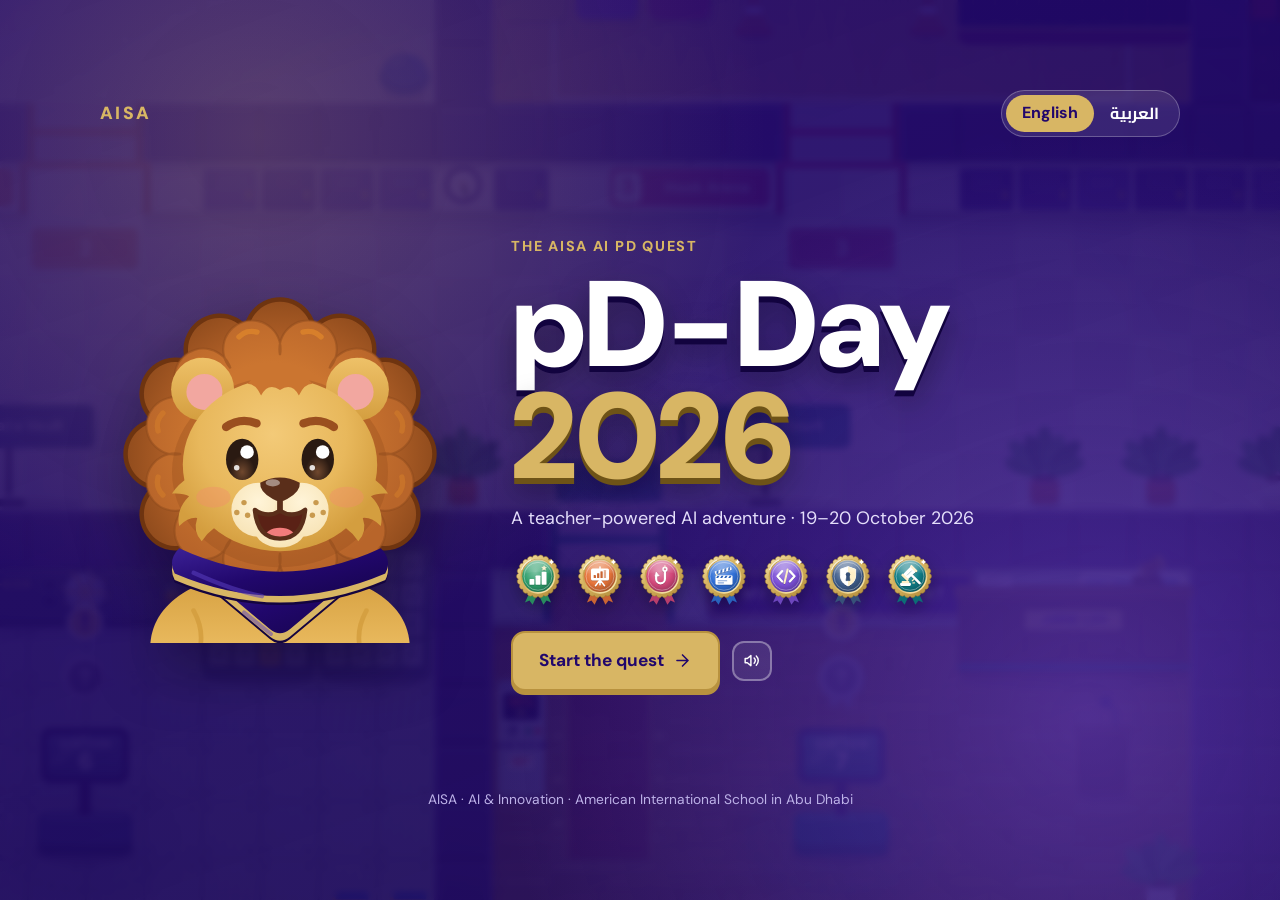
<file: index.html>
<!doctype html>
<html lang="en" dir="ltr">
<head>
<meta charset="utf-8">
<meta name="viewport" content="width=device-width,initial-scale=1,viewport-fit=cover">
<title>pD-Day 2026 · AISA</title>
<meta name="description" content="pD-Day 2026: explore the school with Leo the lion, complete AI quests at each PD station and earn badges. In English and Arabic.">
<meta name="theme-color" content="#21076C">
<link rel="icon" href="data:image/svg+xml,%3Csvg xmlns='http://www.w3.org/2000/svg' viewBox='0 0 100 100'%3E%3Ctext y='.9em' font-size='90'%3E%F0%9F%A6%81%3C/text%3E%3C/svg%3E">
<link rel="preconnect" href="https://fonts.googleapis.com">
<link rel="preconnect" href="https://fonts.gstatic.com" crossorigin>
<link href="https://fonts.googleapis.com/css2?family=DM+Sans:opsz,wght@9..40,400..1000&family=Cairo:wght@400;600;700;800;900&display=swap" rel="stylesheet">
<link rel="stylesheet" href="game/styles.css?v=20261018e">
</head>
<body>
<canvas id="game" aria-label="The school: walk around to find the quests"></canvas>
<div id="vignette" aria-hidden="true"></div>

<div id="hud" hidden></div>
<canvas id="minimap" hidden title="Map"></canvas>
<button id="prompt" type="button"></button>
<div id="boost" role="status"></div>
<div id="banner" aria-live="polite"></div>
<div id="bubble" aria-live="polite"></div>
<div id="tbubble" aria-live="polite"></div>
<div id="toasts" aria-live="polite"></div>

<div id="dialog" hidden>
  <div class="dlg-card">
    <div class="dlg-portrait"></div>
    <div class="dlg-body">
      <div class="dlg-name"></div>
      <div class="dlg-text"></div>
      <div class="dlg-actions">
        <button class="dlg-skip" type="button"></button>
        <button class="dlg-next" type="button"></button>
      </div>
    </div>
  </div>
</div>

<div id="screen-title" class="screen"></div>
<div id="screen-setup" class="screen" hidden></div>

<div id="modal" hidden><div class="modal-card" tabindex="-1" role="dialog" aria-modal="true"></div></div>
<div id="award" hidden role="dialog" aria-modal="true"></div>
<div id="lightbox" hidden></div>
<div id="cert" hidden></div>
<canvas id="confetti" aria-hidden="true"></canvas>

<noscript><div class="noscript">pD-Day 2026 needs JavaScript. You can still use the <a href="stations.html">station guides</a>.</div></noscript>

<script src="game/content.js?v=20261020a"></script>
<script src="game/art.js?v=20261018e"></script>
<script src="game/world.js?v=20261018e"></script>
<script src="game/game.js?v=20261018e"></script>
</body>
</html>
</file>
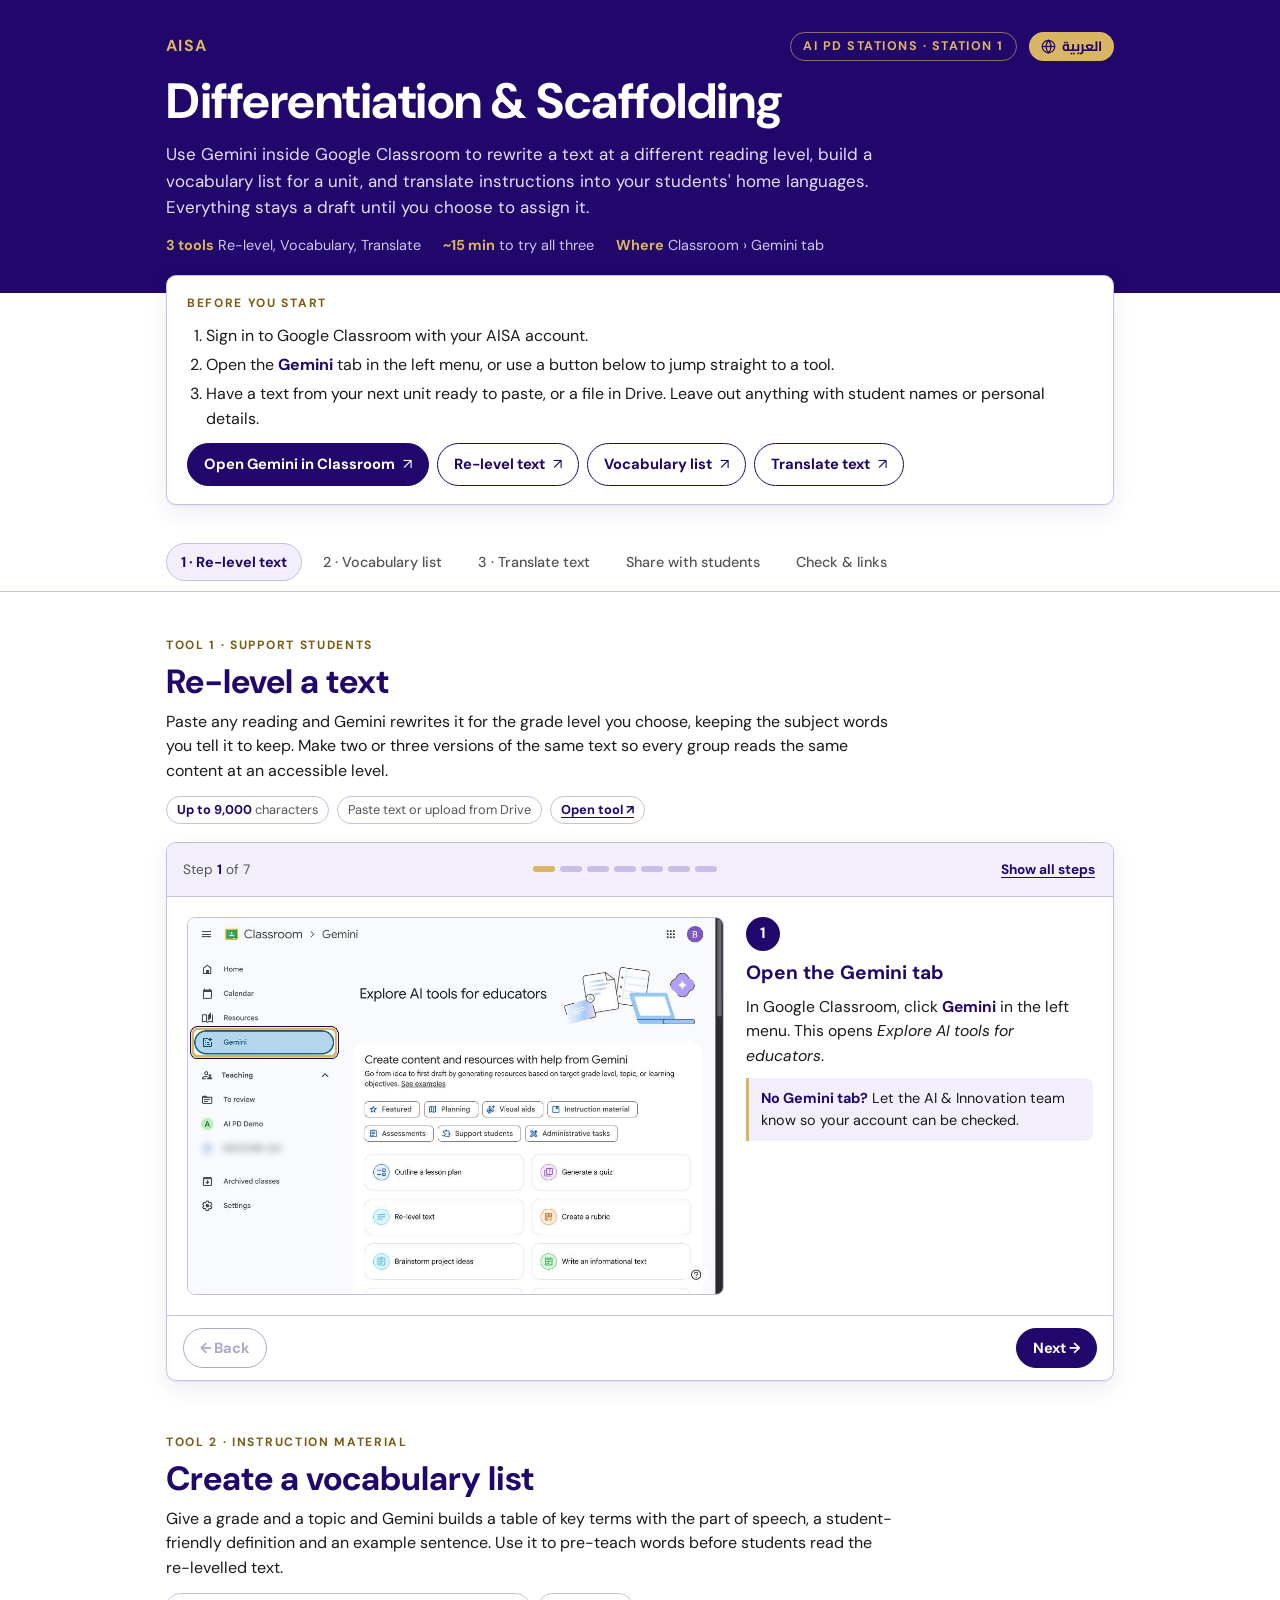
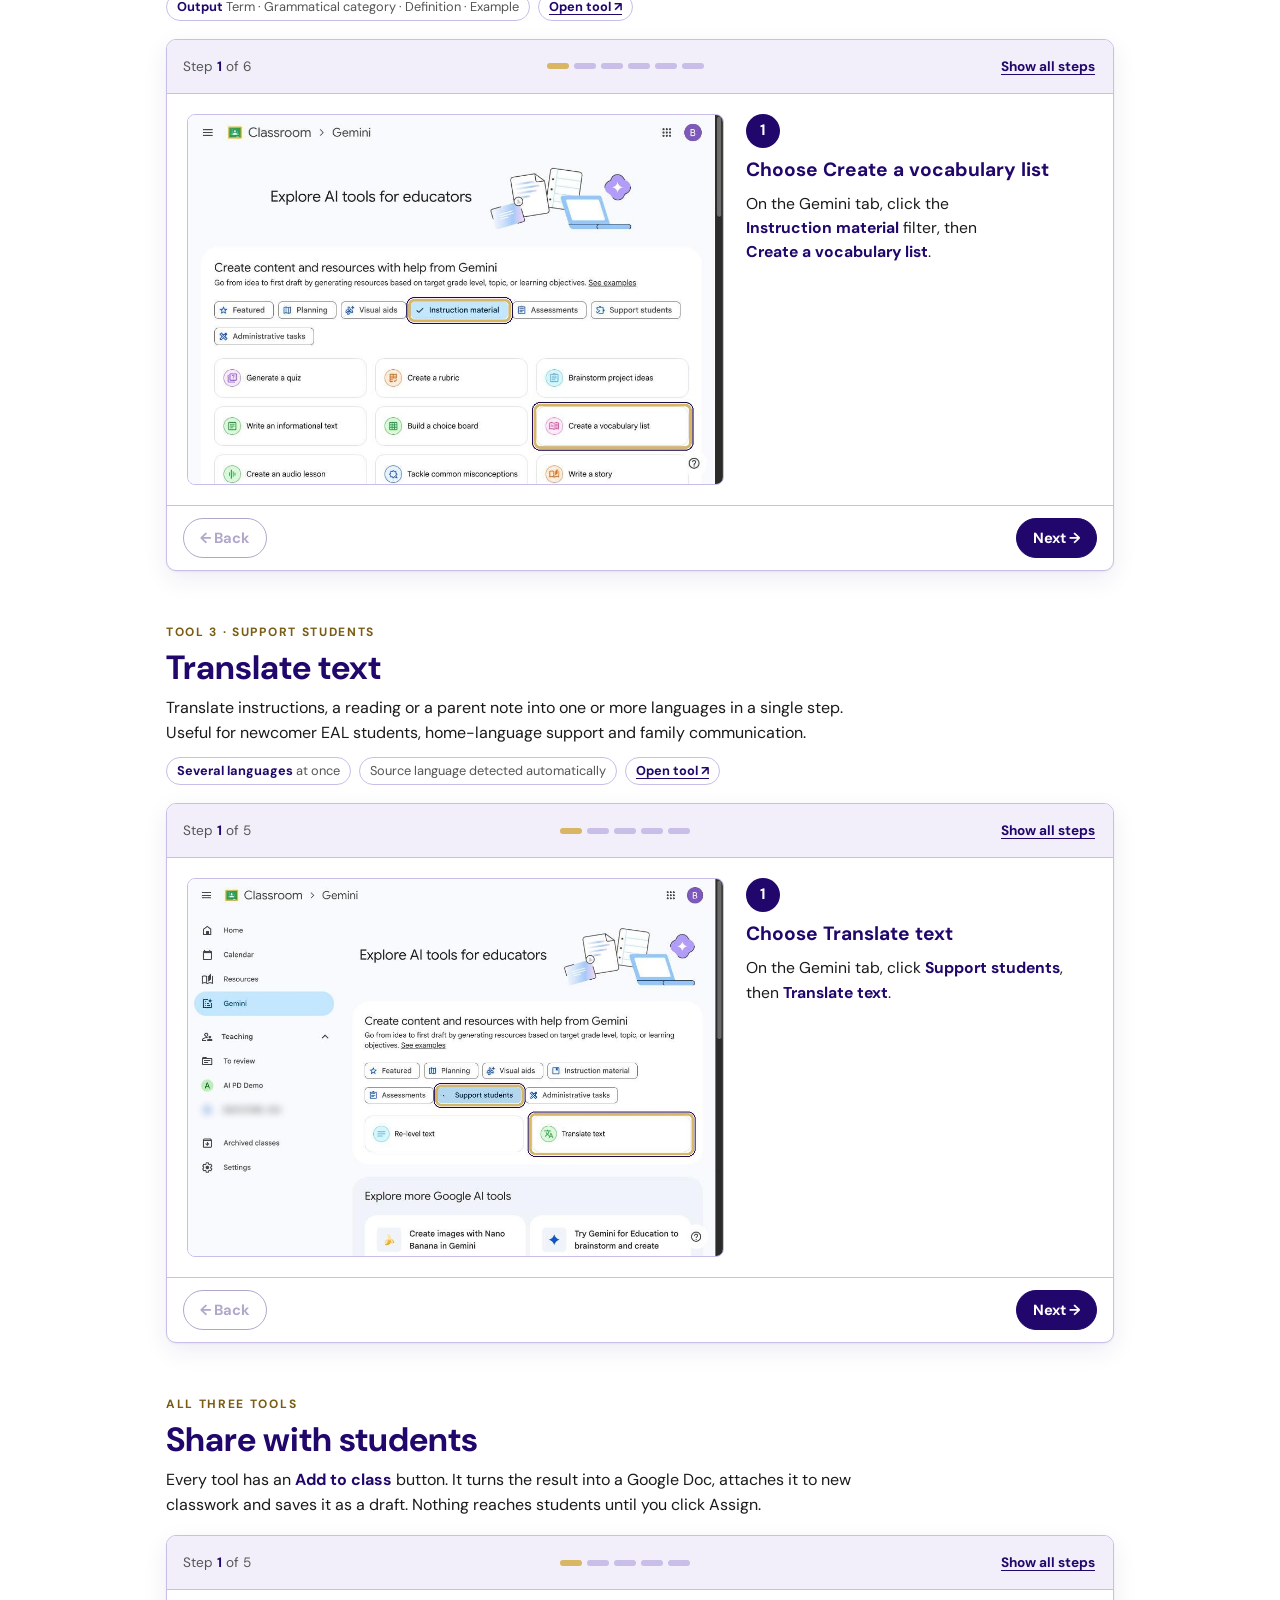
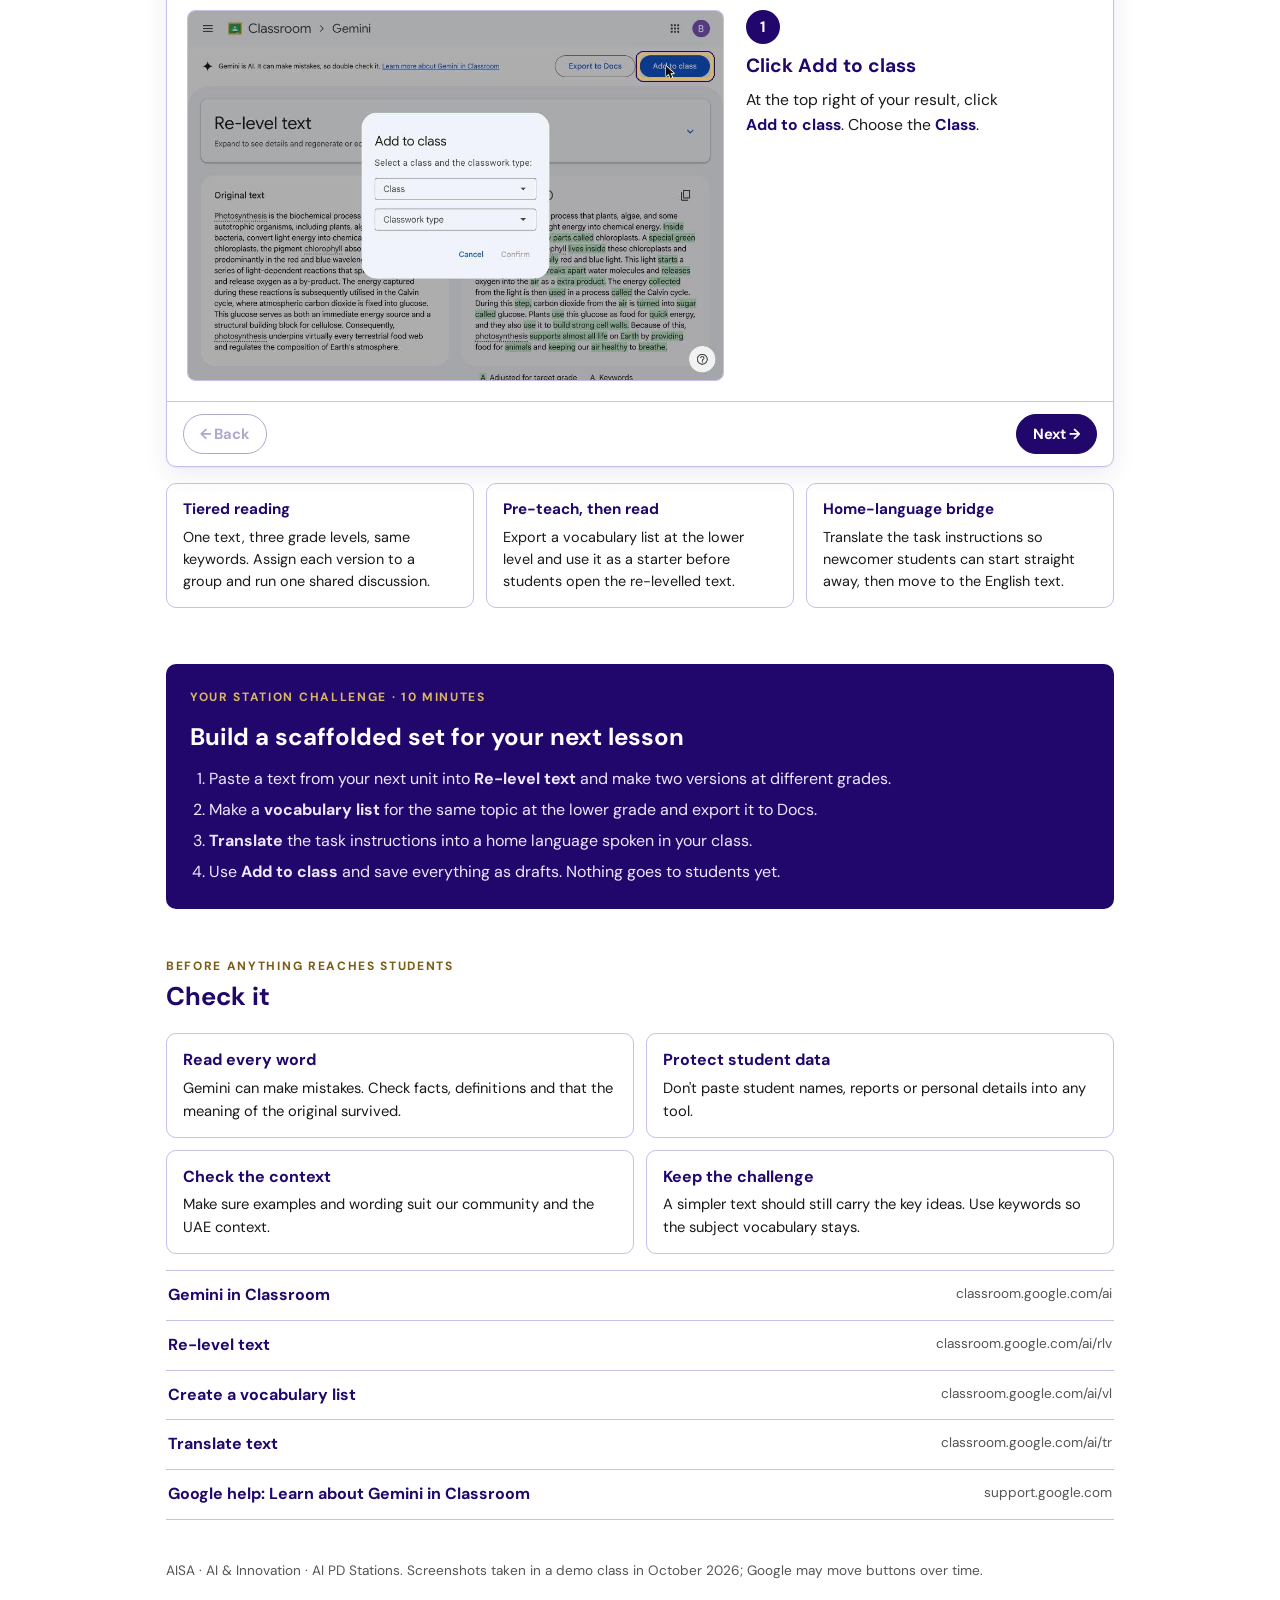
<file: Station-1-Differentiation/index.html>
<!doctype html><html><head><meta charset=utf8><meta name=viewport content="width=device-width,initial-scale=1,viewport-fit=cover"><style>:root{color-scheme:light;box-sizing:border-box;padding-top:env(safe-area-inset-top,0px);padding-bottom:env(safe-area-inset-bottom,0px)}html{scroll-padding-top:env(safe-area-inset-top,0px)}body{margin:0;padding:0;font:14px -apple-system,BlinkMacSystemFont,sans-serif;background:#fff;color:#000}img{max-width:100%}[hidden]:not([hidden=until-found i]){display:none!important}</style></head><body>
<title>Differentiation &amp; Scaffolding Station</title>
<meta name="claude:viewport-fit-sides" content="cover">
<link rel="preconnect" href="https://fonts.googleapis.com">
<link rel="preconnect" href="https://fonts.gstatic.com" crossorigin>
<link href="https://fonts.googleapis.com/css2?family=DM+Sans:ital,opsz,wght@0,9..40,400;0,9..40,500;0,9..40,700;1,9..40,400&family=Cairo:wght@400;500;700&display=swap" rel="stylesheet">
<link rel="stylesheet" href="../shared/guide-lang.css?v=20261018b">
<script src="../shared/guide-lang.js?v=20261018b"></script>
<style>
/* Layout: purple station band, sticky tool switcher, one stepper card per tool, shared "share with students" stepper, checklist + links */
:root{
  --purple:#21076C; --gold:#D8B664; --bg:#FFFFFF; --ink:#1A1A1A; --muted:#555555;
  --tint:#F2EFFA; --line:#C8BEE8; --surface:#FFFFFF; --heading:#21076C; --gold-ink:#7A5C14;
  --band:#21076C; --band-ink:#FFFFFF; --shadow:0 1px 2px rgba(33,7,108,.06),0 8px 24px rgba(33,7,108,.08);
  --font:'DM Sans',ui-sans-serif,system-ui,-apple-system,'Segoe UI',Roboto,sans-serif;
  --r:10px;
}
@media (prefers-color-scheme: dark){:root:not([data-theme="light"]){
  --bg:#0E0920; --ink:#ECE9F7; --muted:#ABA4C8; --tint:#1C1540; --line:#3A2F6B; --surface:#150F30;
  --heading:#CFC4FF; --gold-ink:#E6C97E; --band:#21076C; --band-ink:#FFFFFF; --shadow:0 1px 2px rgba(0,0,0,.3),0 8px 24px rgba(0,0,0,.35); color-scheme:dark}}
:root[data-theme="dark"]{
  --bg:#0E0920; --ink:#ECE9F7; --muted:#ABA4C8; --tint:#1C1540; --line:#3A2F6B; --surface:#150F30;
  --heading:#CFC4FF; --gold-ink:#E6C97E; --band:#21076C; --band-ink:#FFFFFF; --shadow:0 1px 2px rgba(0,0,0,.3),0 8px 24px rgba(0,0,0,.35); color-scheme:dark}

*,*::before,*::after{box-sizing:border-box}
[hidden]{display:none!important}
body{background:var(--bg);color:var(--ink);font-family:var(--font);font-size:16px;line-height:1.55;-webkit-font-smoothing:antialiased}
a{color:var(--heading);text-underline-offset:3px}
a:focus-visible,button:focus-visible{outline:3px solid var(--gold);outline-offset:2px;border-radius:6px}
.wrap{max-width:980px;margin:0 auto;padding-left:max(16px,env(safe-area-inset-left,0px));padding-right:max(16px,env(safe-area-inset-right,0px))}
h1,h2,h3{font-weight:700;text-wrap:balance;margin:0;color:var(--heading)}
p{margin:0}
.eyebrow{font-size:.75rem;font-weight:700;letter-spacing:.14em;text-transform:uppercase;color:var(--gold-ink)}

/* Band */
.band{background:var(--band);color:var(--band-ink)}
.band .wrap{padding-block:32px 36px;display:grid;gap:14px}
.band .top{display:flex;justify-content:space-between;align-items:center;gap:12px;flex-wrap:wrap}
.mark{font-weight:700;letter-spacing:.08em;color:var(--gold)}
.sign{display:inline-flex;align-items:center;gap:8px;border:1px solid rgba(216,182,100,.6);color:var(--gold);border-radius:999px;padding:4px 12px;font-size:.78rem;font-weight:700;letter-spacing:.12em;text-transform:uppercase}
.band h1{color:#fff;font-size:clamp(2rem,6vw,3.1rem);line-height:1.05;letter-spacing:-.01em}
.band .lede{max-width:62ch;color:#E4DEFA;font-size:1.06rem}
.meta{display:flex;gap:10px 22px;flex-wrap:wrap;font-size:.9rem;color:#CFC6F2}
.meta b{color:var(--gold);font-weight:700}

/* Quick start */
.quick{margin-top:-18px;position:relative}
.quick .card{background:var(--surface);border:1px solid var(--line);border-radius:var(--r);box-shadow:var(--shadow);padding:18px 20px;display:grid;gap:12px}
.quick ol{margin:0;padding-left:1.2em;display:grid;gap:4px}
.btnrow{display:flex;flex-wrap:wrap;gap:8px}
.btn{display:inline-flex;align-items:center;gap:8px;text-decoration:none;font-weight:700;font-size:.92rem;border-radius:999px;padding:9px 16px;border:1.5px solid var(--heading);color:var(--heading);background:transparent;cursor:pointer;font-family:inherit}
.btn.primary{background:var(--purple);border-color:var(--purple);color:#fff}
:root[data-theme="dark"] .btn.primary{border-color:var(--gold)}
@media (prefers-color-scheme: dark){:root:not([data-theme="light"]) .btn.primary{border-color:var(--gold)}}
.btn .arr{font-weight:400}

/* Nav */
.nav{position:sticky;top:env(safe-area-inset-top,0px);z-index:5;background:var(--bg);border-bottom:1px solid var(--line);margin-top:28px}
.nav .wrap{display:flex;gap:6px;overflow-x:auto;padding-block:10px;scrollbar-width:none}
.nav a{flex:none;text-decoration:none;font-size:.9rem;font-weight:500;color:var(--muted);padding:7px 14px;border-radius:999px;border:1px solid transparent;white-space:nowrap}
.nav a.on{color:var(--heading);background:var(--tint);border-color:var(--line);font-weight:700}

/* Tool sections */
section.tool{padding-block:44px 8px;scroll-margin-top:64px}
.toolhead{display:grid;gap:8px;margin-bottom:18px}
.toolhead h2{font-size:clamp(1.6rem,4.4vw,2.1rem);line-height:1.15}
.toolhead p.why{max-width:66ch;color:var(--ink)}
.chips{display:flex;flex-wrap:wrap;gap:8px;margin-top:4px}
.chip{font-size:.8rem;border:1px solid var(--line);border-radius:999px;padding:3px 10px;color:var(--muted)}
.chip b{color:var(--heading)}
.chip a{font-weight:700}

/* Stepper */
.stepper{background:var(--surface);border:1px solid var(--line);border-radius:var(--r);box-shadow:var(--shadow);overflow:hidden}
.sbar{display:flex;justify-content:space-between;align-items:center;gap:12px;padding:12px 16px;border-bottom:1px solid var(--line);background:var(--tint);flex-wrap:wrap}
.count{font-size:.85rem;color:var(--muted);font-variant-numeric:tabular-nums}
.count b{color:var(--heading)}
.dots{display:flex;gap:5px;flex-wrap:wrap}
.dot{width:22px;height:6px;border-radius:3px;background:var(--line);border:0;padding:0;cursor:pointer}
.dot.on{background:var(--gold)}
.dot.done{background:var(--heading);opacity:.55}
.toggle{background:none;border:0;color:var(--heading);font:inherit;font-size:.85rem;font-weight:700;cursor:pointer;padding:4px 2px;text-decoration:underline;text-underline-offset:3px}
ol.steps{list-style:none;margin:0;padding:0}
.step{display:grid;grid-template-columns:minmax(0,1.55fr) minmax(0,1fr);gap:22px;padding:20px}
.step+.step{border-top:1px solid var(--line)}
.stepper.paged .step+.step{border-top:0}
.shot{margin:0;min-width:0}
.shot button{display:block;width:100%;padding:0;border:1px solid var(--line);border-radius:8px;overflow:hidden;cursor:zoom-in;background:var(--tint)}
.shot img{display:block;width:100%;height:auto}
.shot figcaption{font-size:.78rem;color:var(--muted);margin-top:6px}
.shot + .shot{margin-top:12px}
.txt{min-width:0;display:grid;align-content:start;gap:10px}
.num{display:inline-flex;align-items:center;justify-content:center;width:34px;height:34px;border-radius:50%;background:var(--purple);color:#fff;font-weight:700;font-size:.95rem}
.step h3{font-size:1.2rem;line-height:1.25}
.txt p,.txt li{font-size:.98rem}
.txt ul{margin:0;padding-left:1.1em;display:grid;gap:4px}
.tip{border-left:3px solid var(--gold);background:var(--tint);padding:9px 12px;border-radius:0 8px 8px 0;font-size:.9rem}
.tip b{color:var(--heading)}
.ui{font-weight:700;color:var(--heading);white-space:nowrap}
.snav{display:flex;justify-content:space-between;gap:10px;padding:12px 16px;border-top:1px solid var(--line)}
.snav[hidden]{display:none!important}
.snav .btn[disabled]{opacity:.35;cursor:default}

/* Ideas + checks */
.ideas{display:grid;grid-template-columns:repeat(3,minmax(0,1fr));gap:12px;margin-top:16px}
.idea{border:1px solid var(--line);border-radius:var(--r);padding:14px 16px;display:grid;gap:4px;align-content:start}
.idea h4{margin:0;font-size:.95rem;color:var(--heading)}
.idea p{font-size:.9rem;color:var(--ink)}
.challenge{background:var(--purple);color:#fff;border-radius:var(--r);padding:24px;display:grid;gap:12px;margin-top:48px}
.challenge h2{color:#fff;font-size:1.5rem}
.challenge .eyebrow{color:var(--gold)}
.challenge ol{margin:0;padding-left:1.2em;display:grid;gap:6px;color:#ECE7FF}
.checks{display:grid;grid-template-columns:repeat(2,minmax(0,1fr));gap:12px;margin-top:16px}
.check{border:1px solid var(--line);border-radius:var(--r);padding:14px 16px;display:grid;gap:4px;background:var(--surface)}
.check h4{margin:0;color:var(--heading);font-size:1rem}
.check p{font-size:.92rem}
.links{display:grid;gap:0;margin-top:16px;border-top:1px solid var(--line)}
.links a{display:flex;justify-content:space-between;gap:12px;padding:12px 2px;border-bottom:1px solid var(--line);text-decoration:none;color:var(--ink)}
.links a span:first-child{font-weight:700;color:var(--heading)}
.links a span:last-child{color:var(--muted);font-size:.85rem;text-align:right;overflow-wrap:anywhere}
footer{padding-block:40px 56px;color:var(--muted);font-size:.85rem}
.sect{padding-block:44px 0}
.sect h2{font-size:1.6rem}

/* Lightbox */
.lb{position:fixed;inset:0;background:rgba(10,4,30,.92);z-index:20;display:flex;align-items:center;justify-content:center;padding:max(16px,env(safe-area-inset-top,0px)) max(16px,env(safe-area-inset-right,0px)) max(16px,env(safe-area-inset-bottom,0px)) max(16px,env(safe-area-inset-left,0px));cursor:zoom-out}
.lb img{max-width:100%;max-height:100%;border-radius:8px;background:#fff}
.lb button{position:absolute;top:calc(12px + env(safe-area-inset-top,0px));right:calc(12px + env(safe-area-inset-right,0px));background:var(--gold);color:#21076C;border:0;border-radius:999px;font:700 .9rem var(--font);padding:8px 14px;cursor:pointer}

@media (max-width:760px){
  .step{grid-template-columns:1fr;gap:14px;padding:16px}
  .step .txt{order:-1}
  .ideas,.checks{grid-template-columns:1fr}
}
@media (prefers-reduced-motion:no-preference){.step.enter{animation:in .22s ease-out}@keyframes in{from{opacity:.4;transform:translateY(4px)}to{opacity:1;transform:none}}}
</style>

<header class="band">
  <div class="wrap">
    <div class="top"><span class="mark">AISA</span><span class="sign">AI PD Stations &middot; Station 1</span></div>
    <h1>Differentiation &amp; Scaffolding</h1>
    <p class="lede">Use Gemini inside Google Classroom to rewrite a text at a different reading level, build a vocabulary list for a unit, and translate instructions into your students' home languages. Everything stays a draft until you choose to assign it.</p>
    <div class="meta"><span><b>3 tools</b> Re-level, Vocabulary, Translate</span><span><b>~15 min</b> to try all three</span><span><b>Where</b> Classroom &rsaquo; Gemini tab</span></div>
  </div>
</header>

<div class="wrap quick">
  <div class="card">
    <span class="eyebrow">Before you start</span>
    <ol>
      <li>Sign in to Google Classroom with your AISA account.</li>
      <li>Open the <span class="ui">Gemini</span> tab in the left menu, or use a button below to jump straight to a tool.</li>
      <li>Have a text from your next unit ready to paste, or a file in Drive. Leave out anything with student names or personal details.</li>
    </ol>
    <div class="btnrow">
      <a class="btn primary" href="https://classroom.google.com/ai" target="_blank" rel="noopener">Open Gemini in Classroom <span class="arr">&nearr;</span></a>
      <a class="btn" href="https://classroom.google.com/ai/rlv" target="_blank" rel="noopener">Re-level text <span class="arr">&nearr;</span></a>
      <a class="btn" href="https://classroom.google.com/ai/vl" target="_blank" rel="noopener">Vocabulary list <span class="arr">&nearr;</span></a>
      <a class="btn" href="https://classroom.google.com/ai/tr" target="_blank" rel="noopener">Translate text <span class="arr">&nearr;</span></a>
    </div>
  </div>
</div>

<nav class="nav" aria-label="Station sections">
  <div class="wrap">
    <a href="#relevel" class="on">1 &middot; Re-level text</a>
    <a href="#vocab">2 &middot; Vocabulary list</a>
    <a href="#translate">3 &middot; Translate text</a>
    <a href="#share">Share with students</a>
    <a href="#check">Check &amp; links</a>
  </div>
</nav>

<main class="wrap">

<!-- RE-LEVEL -->
<section class="tool" id="relevel">
  <div class="toolhead">
    <span class="eyebrow">Tool 1 &middot; Support students</span>
    <h2>Re-level a text</h2>
    <p class="why">Paste any reading and Gemini rewrites it for the grade level you choose, keeping the subject words you tell it to keep. Make two or three versions of the same text so every group reads the same content at an accessible level.</p>
    <div class="chips"><span class="chip"><b>Up to 9,000</b> characters</span><span class="chip">Paste text or upload from Drive</span><span class="chip"><a href="https://classroom.google.com/ai/rlv" target="_blank" rel="noopener">Open tool &nearr;</a></span></div>
  </div>
  <div class="stepper">
    <ol class="steps">
      <li class="step">
        <div><figure class="shot"><button type="button"><img src="img/00_gemini_tab.jpg" alt="Classroom left menu with the Gemini tab highlighted" loading="lazy"></button></figure></div>
        <div class="txt"><span class="num">1</span><h3>Open the Gemini tab</h3><p>In Google Classroom, click <span class="ui">Gemini</span> in the left menu. This opens <em>Explore AI tools for educators</em>.</p><div class="tip"><b>No Gemini tab?</b> Let the AI &amp; Innovation team know so your account can be checked.</div></div>
      </li>
      <li class="step">
        <div><figure class="shot"><button type="button"><img src="img/01_support_students.jpg" alt="Support students filter selected, showing Re-level text and Translate text" loading="lazy"></button></figure></div>
        <div class="txt"><span class="num">2</span><h3>Choose Re-level text</h3><p>Click the <span class="ui">Support students</span> filter, then click <span class="ui">Re-level text</span>.</p></div>
      </li>
      <li class="step">
        <div><figure class="shot"><button type="button"><img src="img/rl_01_form.jpg" alt="Re-level text form with Target grade, text box and Upload from Drive highlighted" loading="lazy"></button></figure></div>
        <div class="txt"><span class="num">3</span><h3>Set the grade and add your text</h3><ul><li>Type a <span class="ui">Target grade</span>, for example <em>5</em>.</li><li>Paste your text into the box, or click <span class="ui">Upload from Drive</span> to use a Doc or PDF.</li></ul></div>
      </li>
      <li class="step">
        <div><figure class="shot"><button type="button"><img src="img/rl_02_filled.jpg" alt="Keywords photosynthesis and chlorophyll added, Generate button highlighted" loading="lazy"></button></figure></div>
        <div class="txt"><span class="num">4</span><h3>Keep key vocabulary, then generate</h3><p>In <span class="ui">Keywords to keep in the generated text</span>, type a subject term and press <b>Enter</b>. Repeat for each term students must still learn. Then click <span class="ui">Generate</span>.</p><div class="tip"><b>Why keywords?</b> Without them, Gemini may swap technical terms for simpler words. Keywords protect the vocabulary you are assessing.</div></div>
      </li>
      <li class="step">
        <div><figure class="shot"><button type="button"><img src="img/rl_03_result.jpg" alt="Original text beside the generated grade 5 version" loading="lazy"></button></figure><figure class="shot"><button type="button"><img src="img/rl_05_legend.jpg" alt="Legend: green highlight means adjusted for target grade, dotted underline means keyword" loading="lazy"></button><figcaption>Green = adjusted for the target grade. Dotted underline = a keyword you kept.</figcaption></figure></div>
        <div class="txt"><span class="num">5</span><h3>Compare the two versions</h3><p>The original sits on the left and the new version on the right. Green highlights show what changed; your keywords are underlined.</p><ul><li>Use the pencil icon to edit the original.</li><li>Use the copy icon to copy either version.</li></ul><div class="tip"><b>Read it first.</b> The tool's grade estimate can differ from Flesch-Kincaid and other readability scores, so check it suits your students.</div></div>
      </li>
      <li class="step">
        <div><figure class="shot"><button type="button"><img src="img/rl_13_export.jpg" alt="Export to Docs button and the Content exported message with a View Google Doc link" loading="lazy"></button></figure><figure class="shot"><button type="button"><img src="img/rl_14_doc.jpg" alt="Exported Google Doc showing Adjust text to: Target grade 5, Keywords to retain, and the Original text heading" loading="lazy"></button><figcaption>The Doc lists your settings, then the original text.</figcaption></figure><figure class="shot"><button type="button"><img src="img/rl_15_doc_generated.jpg" alt="Generated text section further down the exported Doc" loading="lazy"></button><figcaption>Scroll down for the re-levelled version under Generated text.</figcaption></figure></div>
        <div class="txt"><span class="num">6</span><h3>Export to Docs</h3><p>Click <span class="ui">Export to Docs</span> at the top right. When <em>Content exported</em> appears at the bottom left, click <span class="ui">View Google Doc</span>. The Doc opens in a new tab and is saved in your Drive.</p><p>The Doc contains:</p><ul><li><b>Adjust text to</b> and <b>Keywords to retain</b>: the settings you used</li><li><b>Original text</b>: your text, unchanged</li><li><b>Generated text</b>: the re-levelled version</li></ul><div class="tip"><b>Rename it straight away.</b> The Doc is called <em>Untitled document</em>, so give it a name like <em>Photosynthesis &ndash; Grade 5</em> to find it later. The green highlights don't carry over into the Doc.</div><p>Delete the Original text section if students should only see the new version, then share or attach the Doc as you normally would.</p></div>
      </li>
      <li class="step">
        <div><figure class="shot"><button type="button"><img src="img/rl_06_regenerate.jpg" alt="Expanded panel with Target grade and Regenerate button highlighted" loading="lazy"></button></figure></div>
        <div class="txt"><span class="num">7</span><h3>Make another level</h3><p>Click the arrow at the top right of the <span class="ui">Re-level text</span> panel to open it. Change the <span class="ui">Target grade</span> and click <span class="ui">Regenerate</span>.</p><div class="tip"><b>Keep each version.</b> Export or add a version to class <em>before</em> you regenerate, so you don't lose it. Then follow <a href="#share">Share with students</a>.</div></div>
      </li>
    </ol>
  </div>
</section>

<!-- VOCAB -->
<section class="tool" id="vocab">
  <div class="toolhead">
    <span class="eyebrow">Tool 2 &middot; Instruction material</span>
    <h2>Create a vocabulary list</h2>
    <p class="why">Give a grade and a topic and Gemini builds a table of key terms with the part of speech, a student-friendly definition and an example sentence. Use it to pre-teach words before students read the re-levelled text.</p>
    <div class="chips"><span class="chip"><b>Output</b> Term &middot; Grammatical category &middot; Definition &middot; Example</span><span class="chip"><a href="https://classroom.google.com/ai/vl" target="_blank" rel="noopener">Open tool &nearr;</a></span></div>
  </div>
  <div class="stepper">
    <ol class="steps">
      <li class="step">
        <div><figure class="shot"><button type="button"><img src="img/02_instruction_material.jpg" alt="Instruction material filter with Create a vocabulary list highlighted" loading="lazy"></button></figure></div>
        <div class="txt"><span class="num">1</span><h3>Choose Create a vocabulary list</h3><p>On the Gemini tab, click the <span class="ui">Instruction material</span> filter, then <span class="ui">Create a vocabulary list</span>.</p></div>
      </li>
      <li class="step">
        <div><figure class="shot"><button type="button"><img src="img/vl_02_filled.jpg" alt="Target grade 5, topic Photosynthesis, Generate button highlighted" loading="lazy"></button></figure></div>
        <div class="txt"><span class="num">2</span><h3>Enter the grade and topic</h3><p>Type a <span class="ui">Target grade</span> and a <span class="ui">Topic</span>. A specific topic gives better words: <em>Photosynthesis: how plants make their own food</em> works better than <em>Plants</em>.</p></div>
      </li>
      <li class="step">
        <div><figure class="shot"><button type="button"><img src="img/vl_03_drive.jpg" alt="Insert files using Google Drive picker" loading="lazy"></button></figure></div>
        <div class="txt"><span class="num">3</span><h3>Optional: add your unit materials</h3><p>Click <span class="ui">Upload from Drive</span> and choose your unit reading, slides or planner. Gemini will pull terms from what you actually teach.</p><p>Then click <span class="ui">Generate</span>.</p></div>
      </li>
      <li class="step">
        <div><figure class="shot"><button type="button"><img src="img/vl_04_result.jpg" alt="Generated vocabulary table with Term, Grammatical Category, Definition and Example columns" loading="lazy"></button></figure></div>
        <div class="txt"><span class="num">4</span><h3>Review the list</h3><p>Check every definition and example. Remove terms you won't teach and note any that are missing.</p><div class="tip"><b>Scaffold it.</b> Generate one list at grade level and a second at a lower grade for students who need more support.</div></div>
      </li>
      <li class="step">
        <div><figure class="shot"><button type="button"><img src="img/vl_06_exported.jpg" alt="Export to Docs button and the Vocabulary list exported message with View Google Doc link" loading="lazy"></button></figure><figure class="shot"><button type="button"><img src="img/vl_07_doc.jpg" alt="Exported vocabulary list as an editable Google Doc table" loading="lazy"></button><figcaption>The export is a normal Google Doc you can edit.</figcaption></figure></div>
        <div class="txt"><span class="num">5</span><h3>Export to Docs</h3><p>Click <span class="ui">Export to Docs</span>, wait for <em>Vocabulary list exported</em>, then click <span class="ui">View Google Doc</span>. The Doc is saved in your Drive.</p><ul><li>Add a column for home-language translations or pictures.</li><li>Turn it into a word wall, flashcards or a glossary handout.</li></ul></div>
      </li>
      <li class="step">
        <div><figure class="shot"><button type="button"><img src="img/vl_08_regenerate.jpg" alt="Expanded panel with Target grade and Regenerate highlighted" loading="lazy"></button></figure></div>
        <div class="txt"><span class="num">6</span><h3>Adjust and regenerate</h3><p>Click the arrow at the top right of the panel to change the grade, topic or uploaded file, then click <span class="ui">Regenerate</span>. To send the list straight to a class, use <span class="ui">Add to class</span> and follow <a href="#share">Share with students</a>.</p></div>
      </li>
    </ol>
  </div>
</section>

<!-- TRANSLATE -->
<section class="tool" id="translate">
  <div class="toolhead">
    <span class="eyebrow">Tool 3 &middot; Support students</span>
    <h2>Translate text</h2>
    <p class="why">Translate instructions, a reading or a parent note into one or more languages in a single step. Useful for newcomer EAL students, home-language support and family communication.</p>
    <div class="chips"><span class="chip"><b>Several languages</b> at once</span><span class="chip">Source language detected automatically</span><span class="chip"><a href="https://classroom.google.com/ai/tr" target="_blank" rel="noopener">Open tool &nearr;</a></span></div>
  </div>
  <div class="stepper">
    <ol class="steps">
      <li class="step">
        <div><figure class="shot"><button type="button"><img src="img/01b_translate_card.jpg" alt="Support students filter with Translate text highlighted" loading="lazy"></button></figure></div>
        <div class="txt"><span class="num">1</span><h3>Choose Translate text</h3><p>On the Gemini tab, click <span class="ui">Support students</span>, then <span class="ui">Translate text</span>.</p></div>
      </li>
      <li class="step">
        <div><figure class="shot"><button type="button"><img src="img/tr_01_form.jpg" alt="Quick language chips and the All languages dropdown highlighted" loading="lazy"></button></figure><figure class="shot"><button type="button"><img src="img/tr_03_languages.jpg" alt="Arabic selected and All languages dropdown open" loading="lazy"></button></figure></div>
        <div class="txt"><span class="num">2</span><h3>Pick your languages</h3><p>Click a quick option (<em>Spanish, Hindi, English, Arabic, French</em>) or open <span class="ui">All languages</span> to find another. You can select more than one; each gets a tick.</p></div>
      </li>
      <li class="step">
        <div><figure class="shot"><button type="button"><img src="img/tr_04_filled.jpg" alt="Homework instructions pasted, Arabic and Korean selected, Translate button highlighted" loading="lazy"></button></figure><figure class="shot"><button type="button"><img src="img/tr_02_autodetect.jpg" alt="Tooltip: Language of this text is auto-detected" loading="lazy"></button></figure></div>
        <div class="txt"><span class="num">3</span><h3>Paste your text and translate</h3><p>Paste the text into the box. You don't need to say what language it is in; Classroom detects it. Click <span class="ui">Translate</span>.</p></div>
      </li>
      <li class="step">
        <div><figure class="shot"><button type="button"><img src="img/tr_05_arabic.jpg" alt="Original English beside the Arabic translation" loading="lazy"></button></figure><figure class="shot"><button type="button"><img src="img/tr_06_korean.jpg" alt="Korean tab selected showing the Korean translation" loading="lazy"></button></figure></div>
        <div class="txt"><span class="num">4</span><h3>Check each language</h3><p>Switch between the language buttons above the translation to see each version beside the original.</p><div class="tip"><b>Get a second reader.</b> Ask a colleague or family member who speaks the language to check anything important before it goes home.</div></div>
      </li>
      <li class="step">
        <div><figure class="shot"><button type="button"><img src="img/tr_07_doc.jpg" alt="Exported Doc with an Arabic Translation section and a Korean Translation section, original beside translation" loading="lazy"></button></figure></div>
        <div class="txt"><span class="num">5</span><h3>Export or add to class</h3><p><span class="ui">Export to Docs</span> creates one Doc with a section for each language, with the original beside the translation. Or use <span class="ui">Add to class</span> and follow <a href="#share">Share with students</a>.</p></div>
      </li>
    </ol>
  </div>
</section>

<!-- SHARE -->
<section class="tool" id="share">
  <div class="toolhead">
    <span class="eyebrow">All three tools</span>
    <h2>Share with students</h2>
    <p class="why">Every tool has an <span class="ui">Add to class</span> button. It turns the result into a Google Doc, attaches it to new classwork and saves it as a draft. Nothing reaches students until you click Assign.</p>
  </div>
  <div class="stepper">
    <ol class="steps">
      <li class="step">
        <div><figure class="shot"><button type="button"><img src="img/rl_07_addtoclass.jpg" alt="Add to class dialog with Class and Classwork type dropdowns" loading="lazy"></button></figure></div>
        <div class="txt"><span class="num">1</span><h3>Click Add to class</h3><p>At the top right of your result, click <span class="ui">Add to class</span>. Choose the <span class="ui">Class</span>.</p></div>
      </li>
      <li class="step">
        <div><figure class="shot"><button type="button"><img src="img/rl_08_types.jpg" alt="Classwork type options: Assignment, Quiz assignment, Question, Material" loading="lazy"></button></figure><figure class="shot"><button type="button"><img src="img/rl_09_confirm.jpg" alt="Class and Assignment selected, Confirm highlighted" loading="lazy"></button></figure></div>
        <div class="txt"><span class="num">2</span><h3>Choose the classwork type</h3><p>Pick <span class="ui">Assignment</span>, <span class="ui">Quiz assignment</span>, <span class="ui">Question</span> or <span class="ui">Material</span>, then click <span class="ui">Confirm</span>.</p><div class="tip"><b>Rule of thumb.</b> Use Material for a reading or vocabulary list students keep; use Assignment when they hand something in.</div></div>
      </li>
      <li class="step">
        <div><figure class="shot"><button type="button"><img src="img/rl_10_draft.jpg" alt="New assignment with the Gemini output attached as a Google Doc, and Assign to highlighted" loading="lazy"></button></figure></div>
        <div class="txt"><span class="num">3</span><h3>Finish the draft</h3><p>A new classwork page opens with your result attached as a Google Doc. Add a title and instructions.</p><ul><li>Under <span class="ui">File sharing options</span>, choose whether students can view the file, edit it or get their own copy.</li><li>Close the <em>Create a rubric</em> tip if it appears.</li></ul></div>
      </li>
      <li class="step">
        <div><figure class="shot"><button type="button"><img src="img/rl_11_groups.jpg" alt="Assign to dialog with the Groups tab and Create group highlighted" loading="lazy"></button></figure></div>
        <div class="txt"><span class="num">4</span><h3>Send each version to the right students</h3><p>Click <span class="ui">All students</span> under <span class="ui">Assign to</span>. Tick individual students, or open the <span class="ui">Groups</span> tab and click <span class="ui">Create group</span> to set up reading groups you can reuse.</p><div class="tip"><b>Differentiate quietly.</b> Post the grade 3 version to one group and the grade 6 version to another. Students only see their own.</div></div>
      </li>
      <li class="step">
        <div><figure class="shot"><button type="button"><img src="img/rl_12_savedraft.jpg" alt="Assign menu open with Assign, Schedule, Save draft and Discard draft" loading="lazy"></button></figure></div>
        <div class="txt"><span class="num">5</span><h3>Assign, schedule or save as a draft</h3><p>Click the arrow beside <span class="ui">Assign</span> to choose <span class="ui">Schedule</span> or <span class="ui">Save draft</span>. Classroom then takes you back to your Gemini result so you can make the next version.</p></div>
      </li>
    </ol>
  </div>

  <div class="ideas">
    <div class="idea"><h4>Tiered reading</h4><p>One text, three grade levels, same keywords. Assign each version to a group and run one shared discussion.</p></div>
    <div class="idea"><h4>Pre-teach, then read</h4><p>Export a vocabulary list at the lower level and use it as a starter before students open the re-levelled text.</p></div>
    <div class="idea"><h4>Home-language bridge</h4><p>Translate the task instructions so newcomer students can start straight away, then move to the English text.</p></div>
  </div>
</section>

<section class="challenge" aria-labelledby="ch">
  <span class="eyebrow">Your station challenge &middot; 10 minutes</span>
  <h2 id="ch">Build a scaffolded set for your next lesson</h2>
  <ol>
    <li>Paste a text from your next unit into <b>Re-level text</b> and make two versions at different grades.</li>
    <li>Make a <b>vocabulary list</b> for the same topic at the lower grade and export it to Docs.</li>
    <li><b>Translate</b> the task instructions into a home language spoken in your class.</li>
    <li>Use <b>Add to class</b> and save everything as drafts. Nothing goes to students yet.</li>
  </ol>
</section>

<section class="sect" id="check">
  <span class="eyebrow">Before anything reaches students</span>
  <h2>Check it</h2>
  <div class="checks">
    <div class="check"><h4>Read every word</h4><p>Gemini can make mistakes. Check facts, definitions and that the meaning of the original survived.</p></div>
    <div class="check"><h4>Protect student data</h4><p>Don't paste student names, reports or personal details into any tool.</p></div>
    <div class="check"><h4>Check the context</h4><p>Make sure examples and wording suit our community and the UAE context.</p></div>
    <div class="check"><h4>Keep the challenge</h4><p>A simpler text should still carry the key ideas. Use keywords so the subject vocabulary stays.</p></div>
  </div>

  <div class="links">
    <a href="https://classroom.google.com/ai" target="_blank" rel="noopener"><span>Gemini in Classroom</span><span>classroom.google.com/ai</span></a>
    <a href="https://classroom.google.com/ai/rlv" target="_blank" rel="noopener"><span>Re-level text</span><span>classroom.google.com/ai/rlv</span></a>
    <a href="https://classroom.google.com/ai/vl" target="_blank" rel="noopener"><span>Create a vocabulary list</span><span>classroom.google.com/ai/vl</span></a>
    <a href="https://classroom.google.com/ai/tr" target="_blank" rel="noopener"><span>Translate text</span><span>classroom.google.com/ai/tr</span></a>
    <a href="https://support.google.com/edu/classroom/answer/15410566?hl=en" target="_blank" rel="noopener"><span>Google help: Learn about Gemini in Classroom</span><span>support.google.com</span></a>
  </div>
</section>

<footer>AISA &middot; AI &amp; Innovation &middot; AI PD Stations. Screenshots taken in a demo class in October 2026; Google may move buttons over time.</footer>
</main>

<div class="lb" id="lb" hidden><button type="button" id="lbclose">Close</button><img id="lbimg" alt=""></div>

<script src="ar.js?v=20261018b"></script>

<script>
(function(){
  // Steppers: show one step at a time with Back / Next, or all steps.
  document.querySelectorAll('.stepper').forEach(function(sp){
    var steps=[].slice.call(sp.querySelectorAll('.step')); if(!steps.length) return;
    var i=0, all=false;
    var bar=document.createElement('div'); bar.className='sbar';
    var count=document.createElement('span'); count.className='count';
    var dots=document.createElement('div'); dots.className='dots';
    var tog=document.createElement('button'); tog.type='button'; tog.className='toggle';
    steps.forEach(function(s,k){var d=document.createElement('button');d.type='button';d.className='dot';d.setAttribute('aria-label',GL.t('Go to step ','انتقل إلى الخطوة ')+(k+1));d.onclick=function(){go(k)};dots.appendChild(d)});
    bar.append(count,dots,tog); sp.prepend(bar);
    var nav=document.createElement('div'); nav.className='snav';
    var back=document.createElement('button'); back.type='button'; back.className='btn'; back.textContent=GL.t('← Back','→ السابق');
    var next=document.createElement('button'); next.type='button'; next.className='btn primary';
    nav.append(back,next); sp.append(nav);
    back.onclick=function(){go(i-1)}; next.onclick=function(){ if(i<steps.length-1) go(i+1); else { var nx=sp.closest('section').nextElementSibling; if(nx) nx.scrollIntoView({behavior:'smooth'}); } };
    tog.onclick=function(){all=!all;render()};
    function go(k){ if(k<0||k>=steps.length) return; i=k; render(); steps[i].classList.remove('enter'); void steps[i].offsetWidth; steps[i].classList.add('enter');
      var r=sp.getBoundingClientRect(); if(r.top<0) sp.scrollIntoView({behavior:'smooth',block:'start'}); }
    function render(){
      sp.classList.toggle('paged',!all);
      steps.forEach(function(s,k){s.hidden=!all&&k!==i});
      [].forEach.call(dots.children,function(d,k){d.className='dot'+(k===i?' on':k<i?' done':'')});
      dots.hidden=all; nav.hidden=all;
      count.innerHTML=all?GL.t('<b>'+steps.length+' steps</b>','عدد الخطوات: <b>'+steps.length+'</b>'):GL.t('Step <b>'+(i+1)+'</b> of '+steps.length,'الخطوة <b>'+(i+1)+'</b> من '+steps.length);
      tog.textContent=all?GL.t('Show one step at a time','عرض خطوة واحدة في كل مرة'):GL.t('Show all steps','عرض كل الخطوات');
      back.disabled=i===0;
      next.textContent=i===steps.length-1?GL.t('Done ✓','تم ✓'):GL.t('Next →','التالي ←');
    }
    render();
  });

  // Lightbox for screenshots
  var lb=document.getElementById('lb'), lbimg=document.getElementById('lbimg');
  document.querySelectorAll('.shot button').forEach(function(b){
    var img=b.querySelector('img'); b.setAttribute('aria-label',GL.t('Enlarge: ','تكبير: ')+img.alt);
    b.onclick=function(){lbimg.src=img.src;lbimg.alt=img.alt;lb.hidden=false;document.getElementById('lbclose').focus()};
  });
  function close(){lb.hidden=true}
  lb.onclick=close; document.addEventListener('keydown',function(e){if(e.key==='Escape')close()});

  // Highlight current section in the sticky nav
  var links=[].slice.call(document.querySelectorAll('.nav a'));
  var secs=links.map(function(a){return document.querySelector(a.getAttribute('href'))});
  function spy(){var y=window.scrollY+120, cur=0; secs.forEach(function(s,k){if(s&&s.offsetTop<=y)cur=k});
    links.forEach(function(a,k){a.classList.toggle('on',k===cur)});}
  window.addEventListener('scroll',spy,{passive:true}); spy();
})();
</script>

</body></html>
</file>
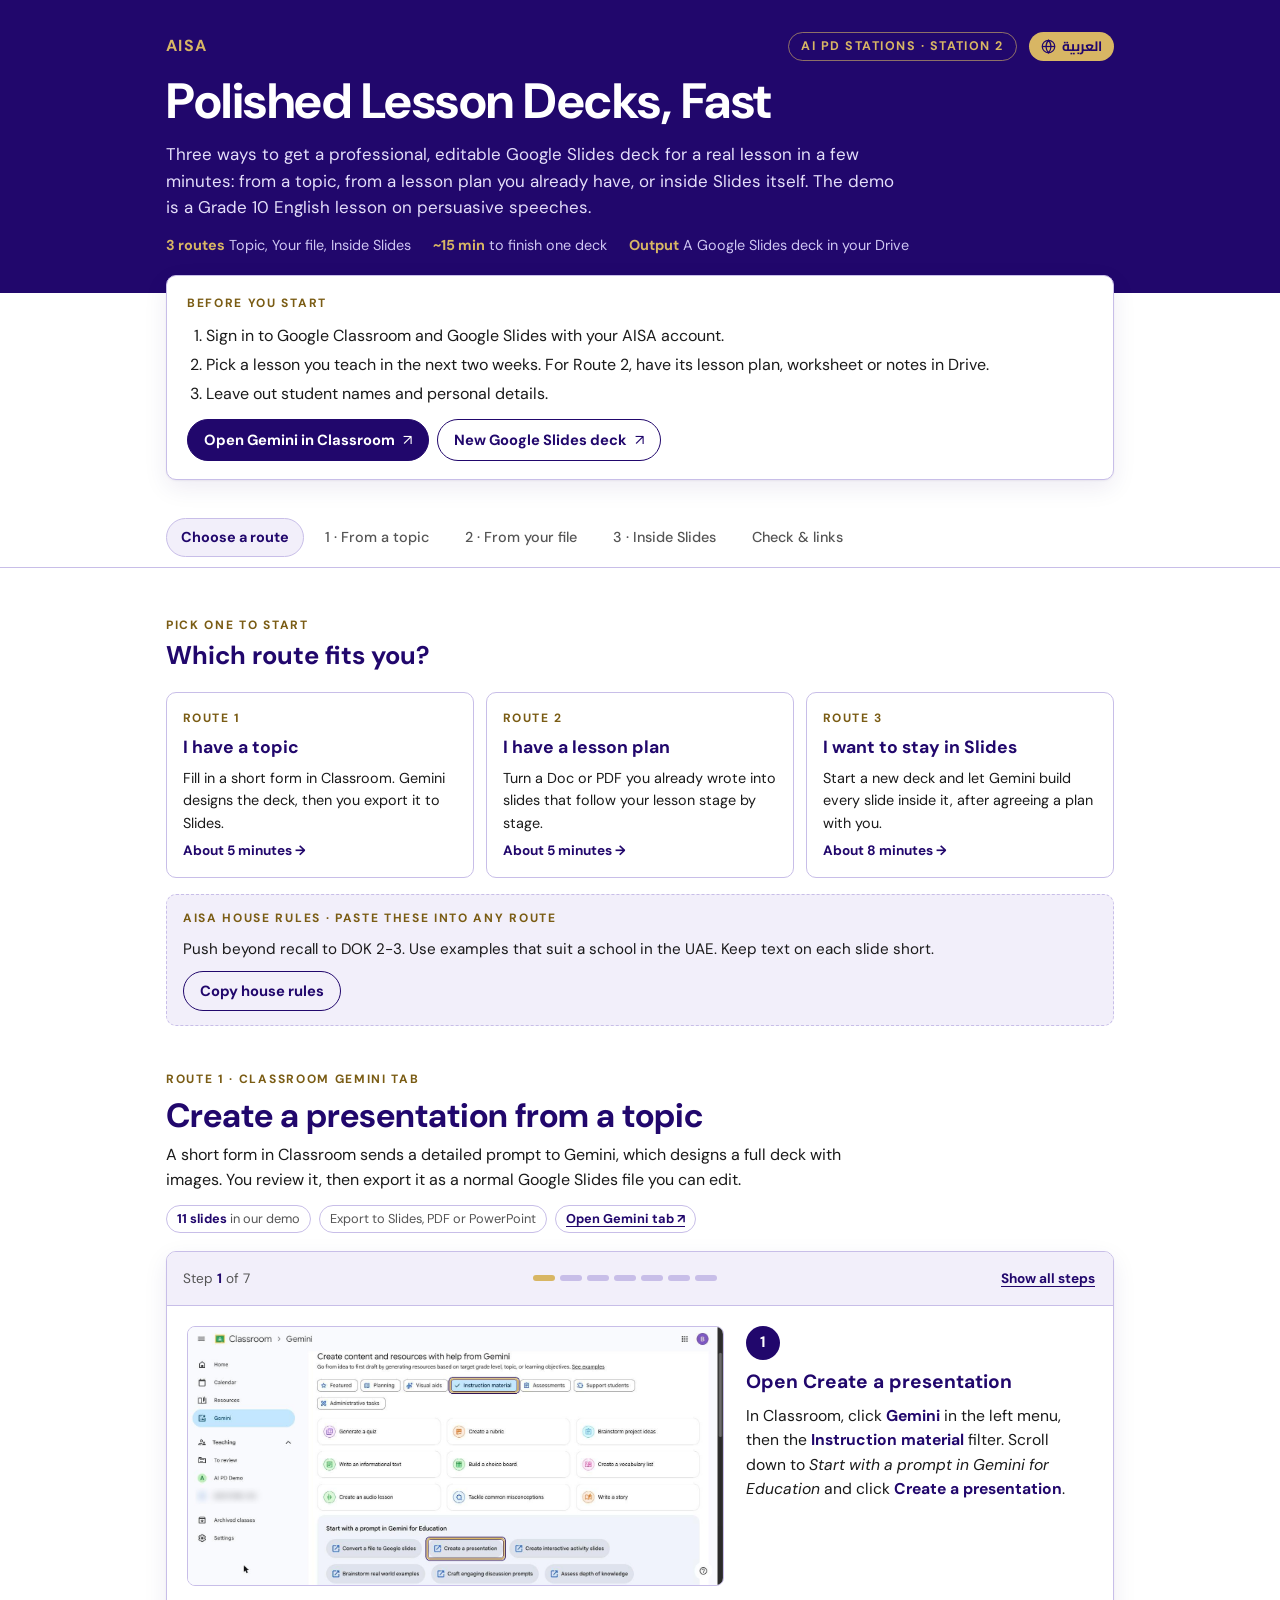
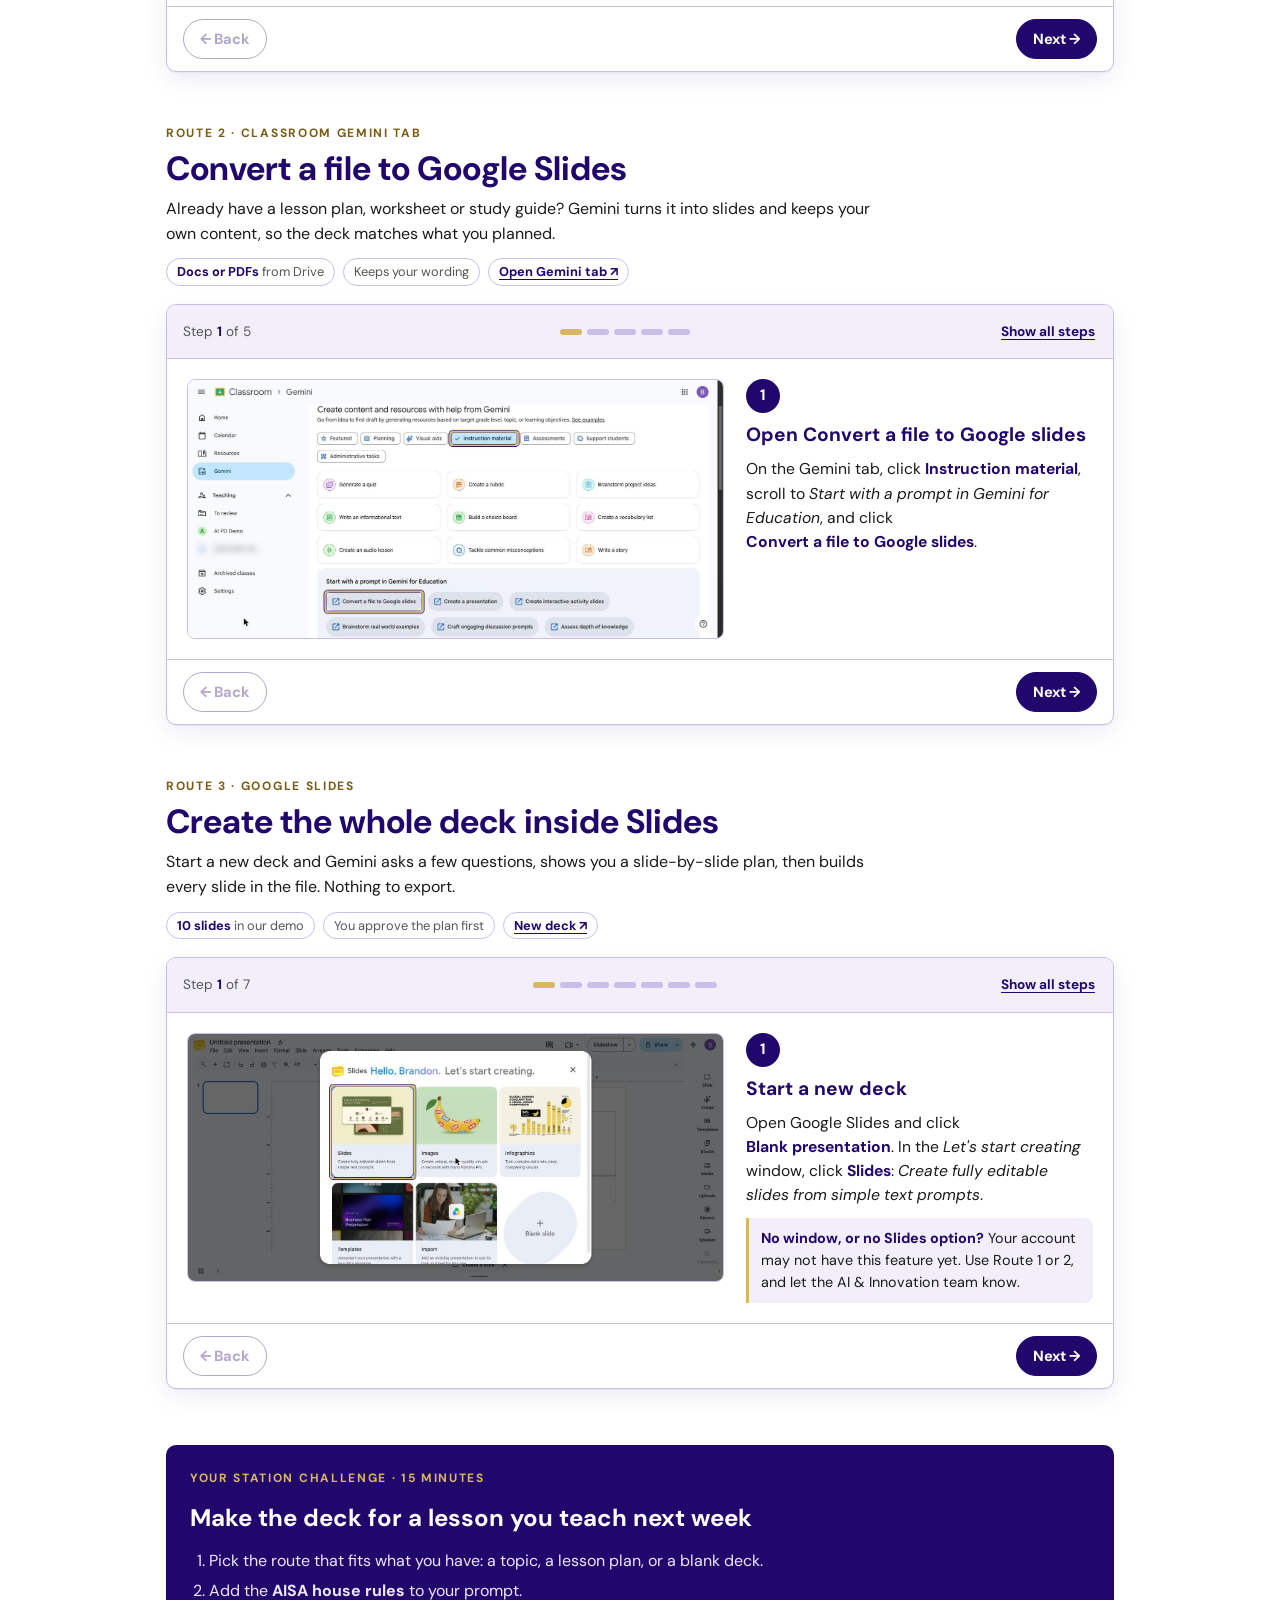
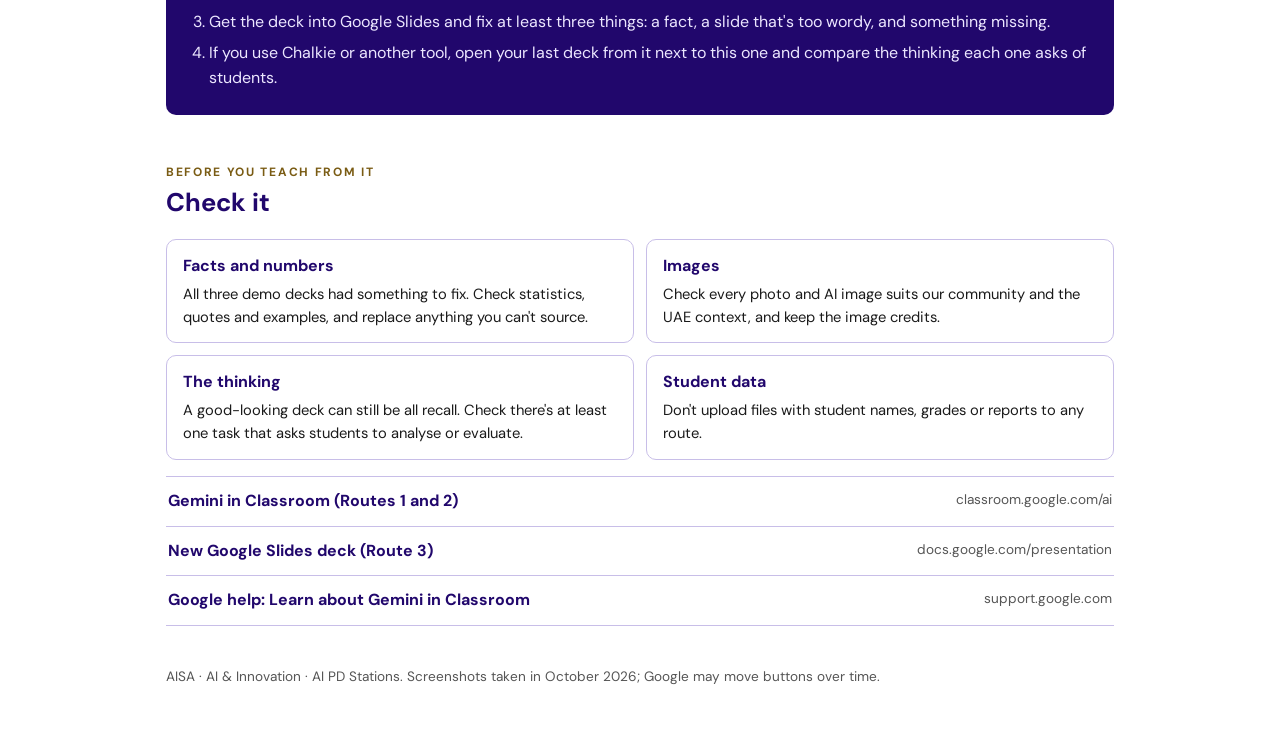
<file: Station-2-Lesson-Decks/index.html>
<!doctype html><html><head><meta charset=utf8><meta name=viewport content="width=device-width,initial-scale=1,viewport-fit=cover"><style>:root{color-scheme:light;box-sizing:border-box;padding-top:env(safe-area-inset-top,0px);padding-bottom:env(safe-area-inset-bottom,0px)}html{scroll-padding-top:env(safe-area-inset-top,0px)}body{margin:0;padding:0;font:14px -apple-system,BlinkMacSystemFont,sans-serif;background:#fff;color:#000}img{max-width:100%}[hidden]:not([hidden=until-found i]){display:none!important}</style></head><body>
<title>Lesson Decks Station</title>
<meta name="claude:viewport-fit-sides" content="cover">
<link rel="preconnect" href="https://fonts.googleapis.com">
<link rel="preconnect" href="https://fonts.gstatic.com" crossorigin>
<link href="https://fonts.googleapis.com/css2?family=DM+Sans:ital,opsz,wght@0,9..40,400;0,9..40,500;0,9..40,700;1,9..40,400&family=Cairo:wght@400;500;700&display=swap" rel="stylesheet">
<link rel="stylesheet" href="../shared/guide-lang.css?v=20261018b">
<script src="../shared/guide-lang.js?v=20261018b"></script>
<style>
/* Layout: purple station band, sticky tool switcher, one stepper card per tool, shared "share with students" stepper, checklist + links */
:root{
  --purple:#21076C; --gold:#D8B664; --bg:#FFFFFF; --ink:#1A1A1A; --muted:#555555;
  --tint:#F2EFFA; --line:#C8BEE8; --surface:#FFFFFF; --heading:#21076C; --gold-ink:#7A5C14;
  --band:#21076C; --band-ink:#FFFFFF; --shadow:0 1px 2px rgba(33,7,108,.06),0 8px 24px rgba(33,7,108,.08);
  --font:'DM Sans',ui-sans-serif,system-ui,-apple-system,'Segoe UI',Roboto,sans-serif;
  --r:10px;
}
@media (prefers-color-scheme: dark){:root:not([data-theme="light"]){
  --bg:#0E0920; --ink:#ECE9F7; --muted:#ABA4C8; --tint:#1C1540; --line:#3A2F6B; --surface:#150F30;
  --heading:#CFC4FF; --gold-ink:#E6C97E; --band:#21076C; --band-ink:#FFFFFF; --shadow:0 1px 2px rgba(0,0,0,.3),0 8px 24px rgba(0,0,0,.35); color-scheme:dark}}
:root[data-theme="dark"]{
  --bg:#0E0920; --ink:#ECE9F7; --muted:#ABA4C8; --tint:#1C1540; --line:#3A2F6B; --surface:#150F30;
  --heading:#CFC4FF; --gold-ink:#E6C97E; --band:#21076C; --band-ink:#FFFFFF; --shadow:0 1px 2px rgba(0,0,0,.3),0 8px 24px rgba(0,0,0,.35); color-scheme:dark}

*,*::before,*::after{box-sizing:border-box}
[hidden]{display:none!important}
body{background:var(--bg);color:var(--ink);font-family:var(--font);font-size:16px;line-height:1.55;-webkit-font-smoothing:antialiased}
a{color:var(--heading);text-underline-offset:3px}
a:focus-visible,button:focus-visible{outline:3px solid var(--gold);outline-offset:2px;border-radius:6px}
.wrap{max-width:980px;margin:0 auto;padding-left:max(16px,env(safe-area-inset-left,0px));padding-right:max(16px,env(safe-area-inset-right,0px))}
h1,h2,h3{font-weight:700;text-wrap:balance;margin:0;color:var(--heading)}
p{margin:0}
.eyebrow{font-size:.75rem;font-weight:700;letter-spacing:.14em;text-transform:uppercase;color:var(--gold-ink)}

/* Band */
.band{background:var(--band);color:var(--band-ink)}
.band .wrap{padding-block:32px 36px;display:grid;gap:14px}
.band .top{display:flex;justify-content:space-between;align-items:center;gap:12px;flex-wrap:wrap}
.mark{font-weight:700;letter-spacing:.08em;color:var(--gold)}
.sign{display:inline-flex;align-items:center;gap:8px;border:1px solid rgba(216,182,100,.6);color:var(--gold);border-radius:999px;padding:4px 12px;font-size:.78rem;font-weight:700;letter-spacing:.12em;text-transform:uppercase}
.band h1{color:#fff;font-size:clamp(2rem,6vw,3.1rem);line-height:1.05;letter-spacing:-.01em}
.band .lede{max-width:62ch;color:#E4DEFA;font-size:1.06rem}
.meta{display:flex;gap:10px 22px;flex-wrap:wrap;font-size:.9rem;color:#CFC6F2}
.meta b{color:var(--gold);font-weight:700}

/* Quick start */
.quick{margin-top:-18px;position:relative}
.quick .card{background:var(--surface);border:1px solid var(--line);border-radius:var(--r);box-shadow:var(--shadow);padding:18px 20px;display:grid;gap:12px}
.quick ol{margin:0;padding-left:1.2em;display:grid;gap:4px}
.btnrow{display:flex;flex-wrap:wrap;gap:8px}
.btn{display:inline-flex;align-items:center;gap:8px;text-decoration:none;font-weight:700;font-size:.92rem;border-radius:999px;padding:9px 16px;border:1.5px solid var(--heading);color:var(--heading);background:transparent;cursor:pointer;font-family:inherit}
.btn.primary{background:var(--purple);border-color:var(--purple);color:#fff}
:root[data-theme="dark"] .btn.primary{border-color:var(--gold)}
@media (prefers-color-scheme: dark){:root:not([data-theme="light"]) .btn.primary{border-color:var(--gold)}}
.btn .arr{font-weight:400}

/* Nav */
.nav{position:sticky;top:env(safe-area-inset-top,0px);z-index:5;background:var(--bg);border-bottom:1px solid var(--line);margin-top:28px}
.nav .wrap{display:flex;gap:6px;overflow-x:auto;padding-block:10px;scrollbar-width:none}
.nav a{flex:none;text-decoration:none;font-size:.9rem;font-weight:500;color:var(--muted);padding:7px 14px;border-radius:999px;border:1px solid transparent;white-space:nowrap}
.nav a.on{color:var(--heading);background:var(--tint);border-color:var(--line);font-weight:700}

/* Tool sections */
section.tool{padding-block:44px 8px;scroll-margin-top:64px}
.toolhead{display:grid;gap:8px;margin-bottom:18px}
.toolhead h2{font-size:clamp(1.6rem,4.4vw,2.1rem);line-height:1.15}
.toolhead p.why{max-width:66ch;color:var(--ink)}
.chips{display:flex;flex-wrap:wrap;gap:8px;margin-top:4px}
.chip{font-size:.8rem;border:1px solid var(--line);border-radius:999px;padding:3px 10px;color:var(--muted)}
.chip b{color:var(--heading)}
.chip a{font-weight:700}

/* Stepper */
.stepper{background:var(--surface);border:1px solid var(--line);border-radius:var(--r);box-shadow:var(--shadow);overflow:hidden}
.sbar{display:flex;justify-content:space-between;align-items:center;gap:12px;padding:12px 16px;border-bottom:1px solid var(--line);background:var(--tint);flex-wrap:wrap}
.count{font-size:.85rem;color:var(--muted);font-variant-numeric:tabular-nums}
.count b{color:var(--heading)}
.dots{display:flex;gap:5px;flex-wrap:wrap}
.dot{width:22px;height:6px;border-radius:3px;background:var(--line);border:0;padding:0;cursor:pointer}
.dot.on{background:var(--gold)}
.dot.done{background:var(--heading);opacity:.55}
.toggle{background:none;border:0;color:var(--heading);font:inherit;font-size:.85rem;font-weight:700;cursor:pointer;padding:4px 2px;text-decoration:underline;text-underline-offset:3px}
ol.steps{list-style:none;margin:0;padding:0}
.step{display:grid;grid-template-columns:minmax(0,1.55fr) minmax(0,1fr);gap:22px;padding:20px}
.step+.step{border-top:1px solid var(--line)}
.stepper.paged .step+.step{border-top:0}
.shot{margin:0;min-width:0}
.shot button{display:block;width:100%;padding:0;border:1px solid var(--line);border-radius:8px;overflow:hidden;cursor:zoom-in;background:var(--tint)}
.shot img{display:block;width:100%;height:auto}
.shot figcaption{font-size:.78rem;color:var(--muted);margin-top:6px}
.shot + .shot{margin-top:12px}
.txt{min-width:0;display:grid;align-content:start;gap:10px}
.num{display:inline-flex;align-items:center;justify-content:center;width:34px;height:34px;border-radius:50%;background:var(--purple);color:#fff;font-weight:700;font-size:.95rem}
.step h3{font-size:1.2rem;line-height:1.25}
.txt p,.txt li{font-size:.98rem}
.txt ul{margin:0;padding-left:1.1em;display:grid;gap:4px}
.tip{border-left:3px solid var(--gold);background:var(--tint);padding:9px 12px;border-radius:0 8px 8px 0;font-size:.9rem}
.tip b{color:var(--heading)}
.ui{font-weight:700;color:var(--heading);white-space:nowrap}
.snav{display:flex;justify-content:space-between;gap:10px;padding:12px 16px;border-top:1px solid var(--line)}
.snav[hidden]{display:none!important}
.snav .btn[disabled]{opacity:.35;cursor:default}

/* Ideas + checks */
.ideas{display:grid;grid-template-columns:repeat(3,minmax(0,1fr));gap:12px;margin-top:16px}
.idea{border:1px solid var(--line);border-radius:var(--r);padding:14px 16px;display:grid;gap:4px;align-content:start}
.idea h4{margin:0;font-size:.95rem;color:var(--heading)}
.idea p{font-size:.9rem;color:var(--ink)}
.challenge{background:var(--purple);color:#fff;border-radius:var(--r);padding:24px;display:grid;gap:12px;margin-top:48px}
.challenge h2{color:#fff;font-size:1.5rem}
.challenge .eyebrow{color:var(--gold)}
.challenge ol{margin:0;padding-left:1.2em;display:grid;gap:6px;color:#ECE7FF}
.checks{display:grid;grid-template-columns:repeat(2,minmax(0,1fr));gap:12px;margin-top:16px}
.check{border:1px solid var(--line);border-radius:var(--r);padding:14px 16px;display:grid;gap:4px;background:var(--surface)}
.check h4{margin:0;color:var(--heading);font-size:1rem}
.check p{font-size:.92rem}
.links{display:grid;gap:0;margin-top:16px;border-top:1px solid var(--line)}
.links a{display:flex;justify-content:space-between;gap:12px;padding:12px 2px;border-bottom:1px solid var(--line);text-decoration:none;color:var(--ink)}
.links a span:first-child{font-weight:700;color:var(--heading)}
.links a span:last-child{color:var(--muted);font-size:.85rem;text-align:right;overflow-wrap:anywhere}
footer{padding-block:40px 56px;color:var(--muted);font-size:.85rem}
.sect{padding-block:44px 0}
.sect h2{font-size:1.6rem}

/* Lightbox */
.lb{position:fixed;inset:0;background:rgba(10,4,30,.92);z-index:20;display:flex;align-items:center;justify-content:center;padding:max(16px,env(safe-area-inset-top,0px)) max(16px,env(safe-area-inset-right,0px)) max(16px,env(safe-area-inset-bottom,0px)) max(16px,env(safe-area-inset-left,0px));cursor:zoom-out}
.lb img{max-width:100%;max-height:100%;border-radius:8px;background:#fff}
.lb button{position:absolute;top:calc(12px + env(safe-area-inset-top,0px));right:calc(12px + env(safe-area-inset-right,0px));background:var(--gold);color:#21076C;border:0;border-radius:999px;font:700 .9rem var(--font);padding:8px 14px;cursor:pointer}

@media (max-width:760px){
  .step{grid-template-columns:1fr;gap:14px;padding:16px}
  .step .txt{order:-1}
  .ideas,.checks{grid-template-columns:1fr}
}
@media (prefers-reduced-motion:no-preference){.step.enter{animation:in .22s ease-out}@keyframes in{from{opacity:.4;transform:translateY(4px)}to{opacity:1;transform:none}}}
</style>
<style>
/* Route chooser + copyable house-rules box (extends the shared station styles) */
.routes{display:grid;grid-template-columns:repeat(3,minmax(0,1fr));gap:12px;margin-top:16px}
.route{display:grid;gap:6px;align-content:start;text-decoration:none;color:var(--ink);border:1px solid var(--line);border-radius:var(--r);padding:16px;background:var(--surface)}
.route:hover{border-color:var(--heading)}
.route .rn{font-size:.75rem;font-weight:700;letter-spacing:.12em;text-transform:uppercase;color:var(--gold-ink)}
.route h3{font-size:1.1rem}
.route p{font-size:.9rem}
.route .go{font-size:.85rem;font-weight:700;color:var(--heading)}
.rules{border:1px dashed var(--line);border-radius:var(--r);padding:14px 16px;display:grid;gap:10px;background:var(--tint);margin-top:16px}
.rules code{font-family:inherit;font-size:.95rem;color:var(--ink);display:block;white-space:pre-wrap}
.rules .btnrow{justify-content:flex-start}
.copied{font-size:.85rem;color:var(--muted);align-self:center}
@media (max-width:760px){.routes{grid-template-columns:1fr}}
/* Typing demo: a light mock of Gemini's prompt box, kept light in both themes like the screenshots */
:root{--mock-bg:#F8FAFD;--mock-box:#FFFFFF;--mock-line:#C4C7C5;--mock-ink:#1F1F1F;--mock-icon:#444746;--mock-hl:#FBE7A6;--mock-caret:#0B57D0;--mock-send:#D3E3FD}
.typedemo{background:var(--mock-bg);border:1px solid var(--line);border-radius:8px;padding:18px 16px 16px;display:grid;gap:10px;font-family:'Google Sans',Roboto,Arial,sans-serif;color:var(--mock-ink)}
.tlabel{justify-self:start;font:700 .72rem var(--font);letter-spacing:.12em;text-transform:uppercase;color:#21076C;background:#D8B664;border-radius:999px;padding:3px 10px}
.tbox{background:var(--mock-box);border:1px solid var(--mock-line);border-radius:14px 14px 0 0;border-bottom:0;padding:14px 16px 6px;font-size:clamp(1rem,2.6vw,1.2rem);min-height:2.2em;white-space:nowrap;overflow:hidden}
.tword{border-radius:3px;padding:0 1px}
.tword.hl{background:var(--mock-hl)}
.tcaret{display:inline-block;width:2px;height:1.1em;background:var(--mock-caret);vertical-align:-.15em;margin-left:1px;animation:blink 1s steps(1) infinite}
.ticons{display:flex;gap:18px;align-items:center;background:var(--mock-box);border:1px solid var(--mock-line);border-top:0;border-radius:0 0 14px 14px;margin-top:-10px;padding:6px 16px 10px;color:var(--mock-icon);font-size:1rem}
.tsend{margin-left:auto;width:30px;height:30px;border-radius:50%;background:var(--mock-send);display:grid;place-items:center;color:var(--mock-caret);font-weight:700}
@keyframes blink{50%{opacity:0}}
@media (prefers-reduced-motion:reduce){.tcaret{animation:none}}
/* Arabic page: an English example prompt inside a tip sits on its own left-aligned lines */
html[dir="rtl"] .tip [dir="ltr"]{display:block;text-align:left}
</style>

<header class="band">
  <div class="wrap">
    <div class="top"><span class="mark">AISA</span><span class="sign">AI PD Stations &middot; Station 2</span></div>
    <h1>Polished Lesson Decks, Fast</h1>
    <p class="lede">Three ways to get a professional, editable Google Slides deck for a real lesson in a few minutes: from a topic, from a lesson plan you already have, or inside Slides itself. The demo is a Grade 10 English lesson on persuasive speeches.</p>
    <div class="meta"><span><b>3 routes</b> Topic, Your file, Inside Slides</span><span><b>~15 min</b> to finish one deck</span><span><b>Output</b> A Google Slides deck in your Drive</span></div>
  </div>
</header>

<div class="wrap quick">
  <div class="card">
    <span class="eyebrow">Before you start</span>
    <ol>
      <li>Sign in to Google Classroom and Google Slides with your AISA account.</li>
      <li>Pick a lesson you teach in the next two weeks. For Route 2, have its lesson plan, worksheet or notes in Drive.</li>
      <li>Leave out student names and personal details.</li>
    </ol>
    <div class="btnrow">
      <a class="btn primary" href="https://classroom.google.com/ai" target="_blank" rel="noopener">Open Gemini in Classroom <span class="arr">&nearr;</span></a>
      <a class="btn" href="https://docs.google.com/presentation/create" target="_blank" rel="noopener">New Google Slides deck <span class="arr">&nearr;</span></a>
    </div>
  </div>
</div>

<nav class="nav" aria-label="Station sections">
  <div class="wrap">
    <a href="#choose" class="on">Choose a route</a>
    <a href="#topic">1 &middot; From a topic</a>
    <a href="#file">2 &middot; From your file</a>
    <a href="#slides">3 &middot; Inside Slides</a>
    <a href="#check">Check &amp; links</a>
  </div>
</nav>

<main class="wrap">

<section class="sect" id="choose">
  <span class="eyebrow">Pick one to start</span>
  <h2>Which route fits you?</h2>
  <div class="routes">
    <a class="route" href="#topic"><span class="rn">Route 1</span><h3>I have a topic</h3><p>Fill in a short form in Classroom. Gemini designs the deck, then you export it to Slides.</p><span class="go">About 5 minutes &rarr;</span></a>
    <a class="route" href="#file"><span class="rn">Route 2</span><h3>I have a lesson plan</h3><p>Turn a Doc or PDF you already wrote into slides that follow your lesson stage by stage.</p><span class="go">About 5 minutes &rarr;</span></a>
    <a class="route" href="#slides"><span class="rn">Route 3</span><h3>I want to stay in Slides</h3><p>Start a new deck and let Gemini build every slide inside it, after agreeing a plan with you.</p><span class="go">About 8 minutes &rarr;</span></a>
  </div>
  <div class="rules">
    <span class="eyebrow">AISA house rules &middot; paste these into any route</span>
    <code id="rulesText">Push beyond recall to DOK 2-3. Use examples that suit a school in the UAE. Keep text on each slide short.</code>
    <div class="btnrow"><button type="button" class="btn" id="copyRules">Copy house rules</button><span class="copied" id="copiedMsg" aria-live="polite"></span></div>
  </div>
</section>

<!-- ROUTE 1 -->
<section class="tool" id="topic">
  <div class="toolhead">
    <span class="eyebrow">Route 1 &middot; Classroom Gemini tab</span>
    <h2>Create a presentation from a topic</h2>
    <p class="why">A short form in Classroom sends a detailed prompt to Gemini, which designs a full deck with images. You review it, then export it as a normal Google Slides file you can edit.</p>
    <div class="chips"><span class="chip"><b>11 slides</b> in our demo</span><span class="chip">Export to Slides, PDF or PowerPoint</span><span class="chip"><a href="https://classroom.google.com/ai" target="_blank" rel="noopener">Open Gemini tab &nearr;</a></span></div>
  </div>
  <div class="stepper">
    <ol class="steps">
      <li class="step">
        <div><figure class="shot"><button type="button"><img src="img/cp_01_chip.jpg" alt="Gemini tab with Instruction material selected and the Create a presentation prompt highlighted" loading="lazy"></button></figure></div>
        <div class="txt"><span class="num">1</span><h3>Open Create a presentation</h3><p>In Classroom, click <span class="ui">Gemini</span> in the left menu, then the <span class="ui">Instruction material</span> filter. Scroll down to <em>Start with a prompt in Gemini for Education</em> and click <span class="ui">Create a presentation</span>.</p></div>
      </li>
      <li class="step">
        <div><figure class="shot"><button type="button"><img src="img/cp_02_form.jpg" alt="Create a presentation form with grade 10, the topic and the learning goal filled in" loading="lazy"></button></figure></div>
        <div class="txt"><span class="num">2</span><h3>Fill in the form</h3><ul><li><span class="ui">Target grade level</span>: <em>10</em></li><li><span class="ui">Describe the concept, topic, or activity directions</span>: what the lesson covers.</li><li><span class="ui">Describe the learning goal</span>: what students should be able to do.</li><li><span class="ui">Instructional style</span>: how the lesson runs, for example <em>short teacher input, then Think-Pair-Share and a group task</em>.</li></ul></div>
      </li>
      <li class="step">
        <div><figure class="shot"><button type="button"><img src="img/cp_03_other.jpg" alt="Other requests field filled in and the Ask Gemini button highlighted" loading="lazy"></button></figure></div>
        <div class="txt"><span class="num">3</span><h3>Add the house rules, then Ask Gemini</h3><p>In <span class="ui">Other requests</span>, say how many slides you want and what to include, then paste the <a href="#choose">AISA house rules</a>. Click <span class="ui">Ask Gemini</span>.</p><div class="tip"><b>Our demo:</b> <em>8-10 slides. Include a short speech extract to analyse, discussion questions and an exit ticket.</em> plus the house rules.</div><p>Generating takes a minute or two. Gemini then opens in a new tab with your deck.</p></div>
      </li>
      <li class="step">
        <div><figure class="shot"><button type="button"><img src="img/cp_04_canvas.jpg" alt="Gemini Canvas showing The Art of Persuasion, slide 1 of 11, with the slide arrows and Export highlighted" loading="lazy"></button></figure></div>
        <div class="txt"><span class="num">4</span><h3>Review the deck in Gemini</h3><p>The deck appears in a Canvas panel. Use the arrows to flip through the slides.</p><p>To change something, type it in the prompt box under the deck, for example <em>Make slide 4 shorter</em> or <em>Add a slide with sentence starters for EAL students</em>.</p></div>
      </li>
      <li class="step">
        <div><figure class="shot"><button type="button"><img src="img/cp_05_export.jpg" alt="Export menu open with Slides, PDF and PPTX" loading="lazy"></button></figure></div>
        <div class="txt"><span class="num">5</span><h3>Export to Slides</h3><p>Click <span class="ui">Export</span>, then <span class="ui">Slides</span>. You can also choose <span class="ui">PDF</span> or <span class="ui">PPTX</span> for PowerPoint.</p></div>
      </li>
      <li class="step">
        <div><figure class="shot"><button type="button"><img src="img/cp_06_toast.jpg" alt="New slides created message with Open Slides button" loading="lazy"></button></figure><figure class="shot"><button type="button"><img src="img/cp_07_grid.jpg" alt="The exported deck in Google Slides grid view: title, goals, rhetorical triangle, ethos, pathos versus logos, devices, Think-Pair-Share, group task" loading="lazy"></button><figcaption>The exported deck in Google Slides, with images and editable text.</figcaption></figure></div>
        <div class="txt"><span class="num">6</span><h3>Open it in Slides</h3><p>When <em>New slides created</em> appears at the bottom left, click <span class="ui">Open Slides</span>. The deck is saved in your Drive and every box is editable.</p><div class="tip"><b>Images.</b> Our demo deck ended with an <em>Image Sources</em> slide. Keep it, and check each photo suits our community.</div></div>
      </li>
      <li class="step">
        <div><figure class="shot"><button type="button"><img src="img/cp_08_check.jpg" alt="Emotion versus Evidence slide with the line Recycling reduces our total campus waste output by 40% annually highlighted" loading="lazy"></button><figcaption>From our demo: a statistic Gemini made up.</figcaption></figure></div>
        <div class="txt"><span class="num">7</span><h3>Check every fact</h3><p>Our demo deck used <em>Recycling reduces our total campus waste output by 40% annually</em> as an example of logos. The number is invented. That is a problem on a slide that teaches students to judge evidence.</p><ul><li>Replace made-up numbers with real, sourced ones.</li><li>Check quotes are real and correctly attributed.</li><li>Check the deck matches your success criteria.</li></ul></div>
      </li>
    </ol>
  </div>
</section>

<!-- ROUTE 2 -->
<section class="tool" id="file">
  <div class="toolhead">
    <span class="eyebrow">Route 2 &middot; Classroom Gemini tab</span>
    <h2>Convert a file to Google Slides</h2>
    <p class="why">Already have a lesson plan, worksheet or study guide? Gemini turns it into slides and keeps your own content, so the deck matches what you planned.</p>
    <div class="chips"><span class="chip"><b>Docs or PDFs</b> from Drive</span><span class="chip">Keeps your wording</span><span class="chip"><a href="https://classroom.google.com/ai" target="_blank" rel="noopener">Open Gemini tab &nearr;</a></span></div>
  </div>
  <div class="stepper">
    <ol class="steps">
      <li class="step">
        <div><figure class="shot"><button type="button"><img src="img/cf_01_chip.jpg" alt="Gemini tab with Instruction material selected and Convert a file to Google slides highlighted" loading="lazy"></button></figure></div>
        <div class="txt"><span class="num">1</span><h3>Open Convert a file to Google slides</h3><p>On the Gemini tab, click <span class="ui">Instruction material</span>, scroll to <em>Start with a prompt in Gemini for Education</em>, and click <span class="ui">Convert a file to Google slides</span>.</p></div>
      </li>
      <li class="step">
        <div><figure class="shot"><button type="button"><img src="img/cf_03_picker.jpg" alt="Insert files using Google Drive with the demo lesson plan selected and the Add button highlighted" loading="lazy"></button></figure></div>
        <div class="txt"><span class="num">2</span><h3>Choose your file</h3><p>Click <span class="ui">Upload from Drive</span>. Search for your file, click it, then click <span class="ui">Add</span>.</p><div class="tip"><b>Best results</b> come from a plan with clear stages and timings, like the one in our demo.</div></div>
      </li>
      <li class="step">
        <div><figure class="shot"><button type="button"><img src="img/cf_04_goal.jpg" alt="Form with the lesson plan attached, grade 10 and the presentation goal filled in, Ask Gemini highlighted" loading="lazy"></button></figure></div>
        <div class="txt"><span class="num">3</span><h3>Say what the deck is for, then Ask Gemini</h3><p>Check the <span class="ui">Target grade level</span>, then describe the goal of the presentation and click <span class="ui">Ask Gemini</span>.</p><div class="tip"><b>Our demo goal:</b> <em>Turn this lesson plan into the slides I teach from: one slide per lesson stage, with the speech extract on its own slide and the exit ticket at the end.</em></div><p>For a student revision deck, try <em>make a self-paced review of this file</em> instead.</p></div>
      </li>
      <li class="step">
        <div><figure class="shot"><button type="button"><img src="img/cf_05_canvas.jpg" alt="Gemini Canvas showing Voices that Persuade, slide 1 of 8, with Export highlighted" loading="lazy"></button></figure></div>
        <div class="txt"><span class="num">4</span><h3>Review and export</h3><p>Gemini opens in a new tab with the deck. Flip through it, ask for changes in the prompt box, then click <span class="ui">Export</span> &rsaquo; <span class="ui">Slides</span> and <span class="ui">Open Slides</span>, as in <a href="#topic">Route 1</a>.</p></div>
      </li>
      <li class="step">
        <div><figure class="shot"><button type="button"><img src="img/cf_06_grid.jpg" alt="Converted deck in Slides: title, Do Now, persuasive appeals, class annotation, the speech extract, Think-Pair-Share, group task and exit ticket" loading="lazy"></button></figure></div>
        <div class="txt"><span class="num">5</span><h3>Check it against your plan</h3><p>Our 8-slide deck followed the plan in order: Do Now, teacher input, modelling, the full speech extract, Think-Pair-Share, group task and exit ticket.</p><div class="tip"><b>Why this route is safer.</b> Gemini works from your text, so there's less invented content. Still read every slide, and add images or your own examples where it feels thin.</div></div>
      </li>
    </ol>
  </div>
</section>

<!-- ROUTE 3 -->
<section class="tool" id="slides">
  <div class="toolhead">
    <span class="eyebrow">Route 3 &middot; Google Slides</span>
    <h2>Create the whole deck inside Slides</h2>
    <p class="why">Start a new deck and Gemini asks a few questions, shows you a slide-by-slide plan, then builds every slide in the file. Nothing to export.</p>
    <div class="chips"><span class="chip"><b>10 slides</b> in our demo</span><span class="chip">You approve the plan first</span><span class="chip"><a href="https://docs.google.com/presentation/create" target="_blank" rel="noopener">New deck &nearr;</a></span></div>
  </div>
  <div class="stepper">
    <ol class="steps">
      <li class="step">
        <div><figure class="shot"><button type="button"><img src="img/sl_01_start.jpg" alt="New Slides deck showing the Let's start creating window with the Slides option highlighted" loading="lazy"></button></figure></div>
        <div class="txt"><span class="num">1</span><h3>Start a new deck</h3><p>Open Google Slides and click <span class="ui">Blank presentation</span>. In the <em>Let's start creating</em> window, click <span class="ui">Slides</span>: <em>Create fully editable slides from simple text prompts</em>.</p><div class="tip"><b>No window, or no Slides option?</b> Your account may not have this feature yet. Use Route 1 or 2, and let the AI &amp; Innovation team know.</div></div>
      </li>
      <li class="step">
        <div><figure class="shot"><button type="button"><img src="img/sl_02_panel.jpg" alt="Gemini side panel with the Create a presentation suggestion highlighted" loading="lazy"></button></figure><figure class="shot"><div class="typedemo" role="img" aria-label="Animation: in the Gemini prompt box, the word slide in Create a slide about is deleted and presentation is typed in its place"><div class="tlabel" id="tlabel">Before</div><div class="tbox" dir="ltr" translate="no"><span>Create a </span><span class="tword" id="tword">slide</span><span class="tcaret" aria-hidden="true"></span><span> about</span></div><div class="ticons" dir="ltr" aria-hidden="true"><span>+</span><span>&#8645;</span><span>&#9673;</span><span class="tsend">&uarr;</span></div></div><figcaption>Delete <em>slide</em> and type <em>presentation</em> before you write the rest.</figcaption></figure></div>
        <div class="txt"><span class="num">2</span><h3>Choose Create a presentation</h3><p>The Gemini panel opens on the right. Click <span class="ui">Create a presentation</span>.</p><div class="tip"><b>Watch the prompt box.</b> It still starts with <em>Create a slide about</em>. Change the word <em>slide</em> to <em>presentation</em>, or delete it and write your own prompt in step 3. If you leave it, Gemini may make one slide instead of a whole deck.</div></div>
      </li>
      <li class="step">
        <div><figure class="shot"><button type="button"><img src="img/sl_03_prompt.jpg" alt="Prompt describing a 10-slide Grade 10 English lesson typed into the Gemini panel, with the send arrow highlighted" loading="lazy"></button></figure></div>
        <div class="txt"><span class="num">3</span><h3>Describe the lesson, then send</h3><p>Make sure the prompt starts with <em>Create a presentation</em>, not <em>Create a slide</em>. Then write one prompt with the grade, topic, number of slides and the activities you want, plus the <a href="#choose">house rules</a>. Click the send arrow.</p><div class="tip"><b>Our demo:</b> <em>Create a 10-slide presentation for a Grade 10 English lesson on persuasive speeches. Cover ethos, pathos and logos, and three rhetorical devices. Include a Do Now, a speech extract to annotate, a Think-Pair-Share task, a group evaluation task and an exit ticket.</em></div></div>
      </li>
      <li class="step">
        <div><figure class="shot"><button type="button"><img src="img/sl_04_style.jpg" alt="Gemini questions with Vibrant and Engaging style and Balanced density selected" loading="lazy"></button></figure><figure class="shot"><button type="button"><img src="img/sl_05_goals.jpg" alt="Key learning goals all ticked and the Next button highlighted" loading="lazy"></button></figure></div>
        <div class="txt"><span class="num">4</span><h3>Answer Gemini's questions</h3><p>Gemini asks about visual style, how much text you want, and the key learning goals. Pick your answers and click <span class="ui">Next</span>.</p><div class="tip"><b>Text density.</b> <em>Balanced</em> works for teaching slides. Choose <em>Concise</em> if you'll talk over them.</div></div>
      </li>
      <li class="step">
        <div><figure class="shot"><button type="button"><img src="img/sl_06_plan.jpg" alt="Slide-by-slide plan in the Gemini panel with the Approve button highlighted" loading="lazy"></button></figure></div>
        <div class="txt"><span class="num">5</span><h3>Check the plan, then Approve</h3><p>Gemini lists every slide it will make. Read the list. If something is missing, type the change in the prompt box first. Then click <span class="ui">Approve</span>.</p></div>
      </li>
      <li class="step">
        <div><figure class="shot"><button type="button"><img src="img/sl_07_building.jpg" alt="Slide thumbnails appearing down the left side as Gemini builds the deck" loading="lazy"></button></figure></div>
        <div class="txt"><span class="num">6</span><h3>Let it build</h3><p>Slides appear down the left side one at a time and Gemini names the file for you. Our 10-slide deck took about four minutes.</p><p>When the panel says <em>Your slides are ready</em>, close the panel to see the deck.</p></div>
      </li>
      <li class="step">
        <div><figure class="shot"><button type="button"><img src="img/sl_08_grid.jpg" alt="Finished deck in grid view with slides 6 and 7 highlighted" loading="lazy"></button></figure><figure class="shot"><button type="button"><img src="img/sl_09_slide.jpg" alt="Exit ticket slide open for editing" loading="lazy"></button><figcaption>Every slide is ordinary Slides content you can edit.</figcaption></figure></div>
        <div class="txt"><span class="num">7</span><h3>Check what's missing</h3><p>In our demo, slides 6 and 7 tell students to annotate <em>a short excerpt</em> and <em>the provided transcript</em>, but neither text is in the deck.</p><ul><li>Add the text students need on its own slide.</li><li>Check examples, numbers and any text inside images.</li><li>Trim slides that are too wordy to read from the back of the room.</li></ul></div>
      </li>
    </ol>
  </div>
</section>

<section class="challenge" aria-labelledby="ch">
  <span class="eyebrow">Your station challenge &middot; 15 minutes</span>
  <h2 id="ch">Make the deck for a lesson you teach next week</h2>
  <ol>
    <li>Pick the route that fits what you have: a topic, a lesson plan, or a blank deck.</li>
    <li>Add the <b>AISA house rules</b> to your prompt.</li>
    <li>Get the deck into Google Slides and fix at least three things: a fact, a slide that's too wordy, and something missing.</li>
    <li>If you use Chalkie or another tool, open your last deck from it next to this one and compare the thinking each one asks of students.</li>
  </ol>
</section>

<section class="sect" id="check">
  <span class="eyebrow">Before you teach from it</span>
  <h2>Check it</h2>
  <div class="checks">
    <div class="check"><h4>Facts and numbers</h4><p>All three demo decks had something to fix. Check statistics, quotes and examples, and replace anything you can't source.</p></div>
    <div class="check"><h4>Images</h4><p>Check every photo and AI image suits our community and the UAE context, and keep the image credits.</p></div>
    <div class="check"><h4>The thinking</h4><p>A good-looking deck can still be all recall. Check there's at least one task that asks students to analyse or evaluate.</p></div>
    <div class="check"><h4>Student data</h4><p>Don't upload files with student names, grades or reports to any route.</p></div>
  </div>

  <div class="links">
    <a href="https://classroom.google.com/ai" target="_blank" rel="noopener"><span>Gemini in Classroom (Routes 1 and 2)</span><span>classroom.google.com/ai</span></a>
    <a href="https://docs.google.com/presentation/create" target="_blank" rel="noopener"><span>New Google Slides deck (Route 3)</span><span>docs.google.com/presentation</span></a>
    <a href="https://support.google.com/edu/classroom/answer/15410566?hl=en" target="_blank" rel="noopener"><span>Google help: Learn about Gemini in Classroom</span><span>support.google.com</span></a>
  </div>
</section>

<footer>AISA &middot; AI &amp; Innovation &middot; AI PD Stations. Screenshots taken in October 2026; Google may move buttons over time.</footer>
</main>

<div class="lb" id="lb" hidden><button type="button" id="lbclose">Close</button><img id="lbimg" alt=""></div>

<script src="ar.js?v=20261018b"></script>

<script>
(function(){
  var b=document.getElementById('copyRules'), msg=document.getElementById('copiedMsg'), t=document.getElementById('rulesText');
  function selectText(){var r=document.createRange();r.selectNodeContents(t);var s=window.getSelection();s.removeAllRanges();s.addRange(r);}
  b.addEventListener('click',function(){
    var text=t.textContent;
    try{
      navigator.clipboard.writeText(text).then(function(){msg.textContent=GL.t('Copied','تم النسخ');},function(){selectText();msg.textContent=GL.t('Selected. Press Ctrl+C to copy.','تم تحديد النص. اضغط Ctrl+C لنسخه.');});
    }catch(e){selectText();msg.textContent=GL.t('Selected. Press Ctrl+C to copy.','تم تحديد النص. اضغط Ctrl+C لنسخه.');}
  });
})();
// Typing demo: erase "slide", type "presentation", pause, repeat
(function(){
  var w=document.getElementById('tword'), lab=document.getElementById('tlabel'); if(!w) return;
  var FROM='slide', TO='presentation';
  if(window.matchMedia && matchMedia('(prefers-reduced-motion: reduce)').matches){ w.textContent=TO; w.classList.add('hl'); lab.textContent=GL.t('After','بعد'); return; }
  function wait(ms){return new Promise(function(r){setTimeout(r,ms)})}
  async function loop(){
    for(;;){
      w.textContent=FROM; w.classList.remove('hl'); lab.textContent=GL.t('Before','قبل');
      await wait(1400);
      w.classList.add('hl'); lab.textContent=GL.t('Delete "slide"','احذف «slide»');
      await wait(700);
      for(var i=FROM.length;i>0;i--){ w.textContent=FROM.slice(0,i-1); await wait(140); }
      lab.textContent=GL.t('Type "presentation"','اكتب «presentation»');
      await wait(300);
      for(var j=1;j<=TO.length;j++){ w.textContent=TO.slice(0,j); await wait(95); }
      lab.textContent=GL.t('After','بعد');
      await wait(2600);
    }
  }
  loop();
})();
</script>
<script>
(function(){
  // Steppers: show one step at a time with Back / Next, or all steps.
  document.querySelectorAll('.stepper').forEach(function(sp){
    var steps=[].slice.call(sp.querySelectorAll('.step')); if(!steps.length) return;
    var i=0, all=false;
    var bar=document.createElement('div'); bar.className='sbar';
    var count=document.createElement('span'); count.className='count';
    var dots=document.createElement('div'); dots.className='dots';
    var tog=document.createElement('button'); tog.type='button'; tog.className='toggle';
    steps.forEach(function(s,k){var d=document.createElement('button');d.type='button';d.className='dot';d.setAttribute('aria-label',GL.t('Go to step ','انتقل إلى الخطوة ')+(k+1));d.onclick=function(){go(k)};dots.appendChild(d)});
    bar.append(count,dots,tog); sp.prepend(bar);
    var nav=document.createElement('div'); nav.className='snav';
    var back=document.createElement('button'); back.type='button'; back.className='btn'; back.textContent=GL.t('← Back','→ السابق');
    var next=document.createElement('button'); next.type='button'; next.className='btn primary';
    nav.append(back,next); sp.append(nav);
    back.onclick=function(){go(i-1)}; next.onclick=function(){ if(i<steps.length-1) go(i+1); else { var nx=sp.closest('section').nextElementSibling; if(nx) nx.scrollIntoView({behavior:'smooth'}); } };
    tog.onclick=function(){all=!all;render()};
    function go(k){ if(k<0||k>=steps.length) return; i=k; render(); steps[i].classList.remove('enter'); void steps[i].offsetWidth; steps[i].classList.add('enter');
      var r=sp.getBoundingClientRect(); if(r.top<0) sp.scrollIntoView({behavior:'smooth',block:'start'}); }
    function render(){
      sp.classList.toggle('paged',!all);
      steps.forEach(function(s,k){s.hidden=!all&&k!==i});
      [].forEach.call(dots.children,function(d,k){d.className='dot'+(k===i?' on':k<i?' done':'')});
      dots.hidden=all; nav.hidden=all;
      count.innerHTML=all?GL.t('<b>'+steps.length+' steps</b>','عدد الخطوات: <b>'+steps.length+'</b>'):GL.t('Step <b>'+(i+1)+'</b> of '+steps.length,'الخطوة <b>'+(i+1)+'</b> من '+steps.length);
      tog.textContent=all?GL.t('Show one step at a time','عرض خطوة واحدة في كل مرة'):GL.t('Show all steps','عرض كل الخطوات');
      back.disabled=i===0;
      next.textContent=i===steps.length-1?GL.t('Done ✓','تم ✓'):GL.t('Next →','التالي ←');
    }
    render();
  });

  // Lightbox for screenshots
  var lb=document.getElementById('lb'), lbimg=document.getElementById('lbimg');
  document.querySelectorAll('.shot button').forEach(function(b){
    var img=b.querySelector('img'); b.setAttribute('aria-label',GL.t('Enlarge: ','تكبير: ')+img.alt);
    b.onclick=function(){lbimg.src=img.src;lbimg.alt=img.alt;lb.hidden=false;document.getElementById('lbclose').focus()};
  });
  function close(){lb.hidden=true}
  lb.onclick=close; document.addEventListener('keydown',function(e){if(e.key==='Escape')close()});

  // Highlight current section in the sticky nav
  var links=[].slice.call(document.querySelectorAll('.nav a'));
  var secs=links.map(function(a){return document.querySelector(a.getAttribute('href'))});
  function spy(){var y=window.scrollY+120, cur=0; secs.forEach(function(s,k){if(s&&s.offsetTop<=y)cur=k});
    links.forEach(function(a,k){a.classList.toggle('on',k===cur)});}
  window.addEventListener('scroll',spy,{passive:true}); spy();
})();
</script>

</body></html>
</file>
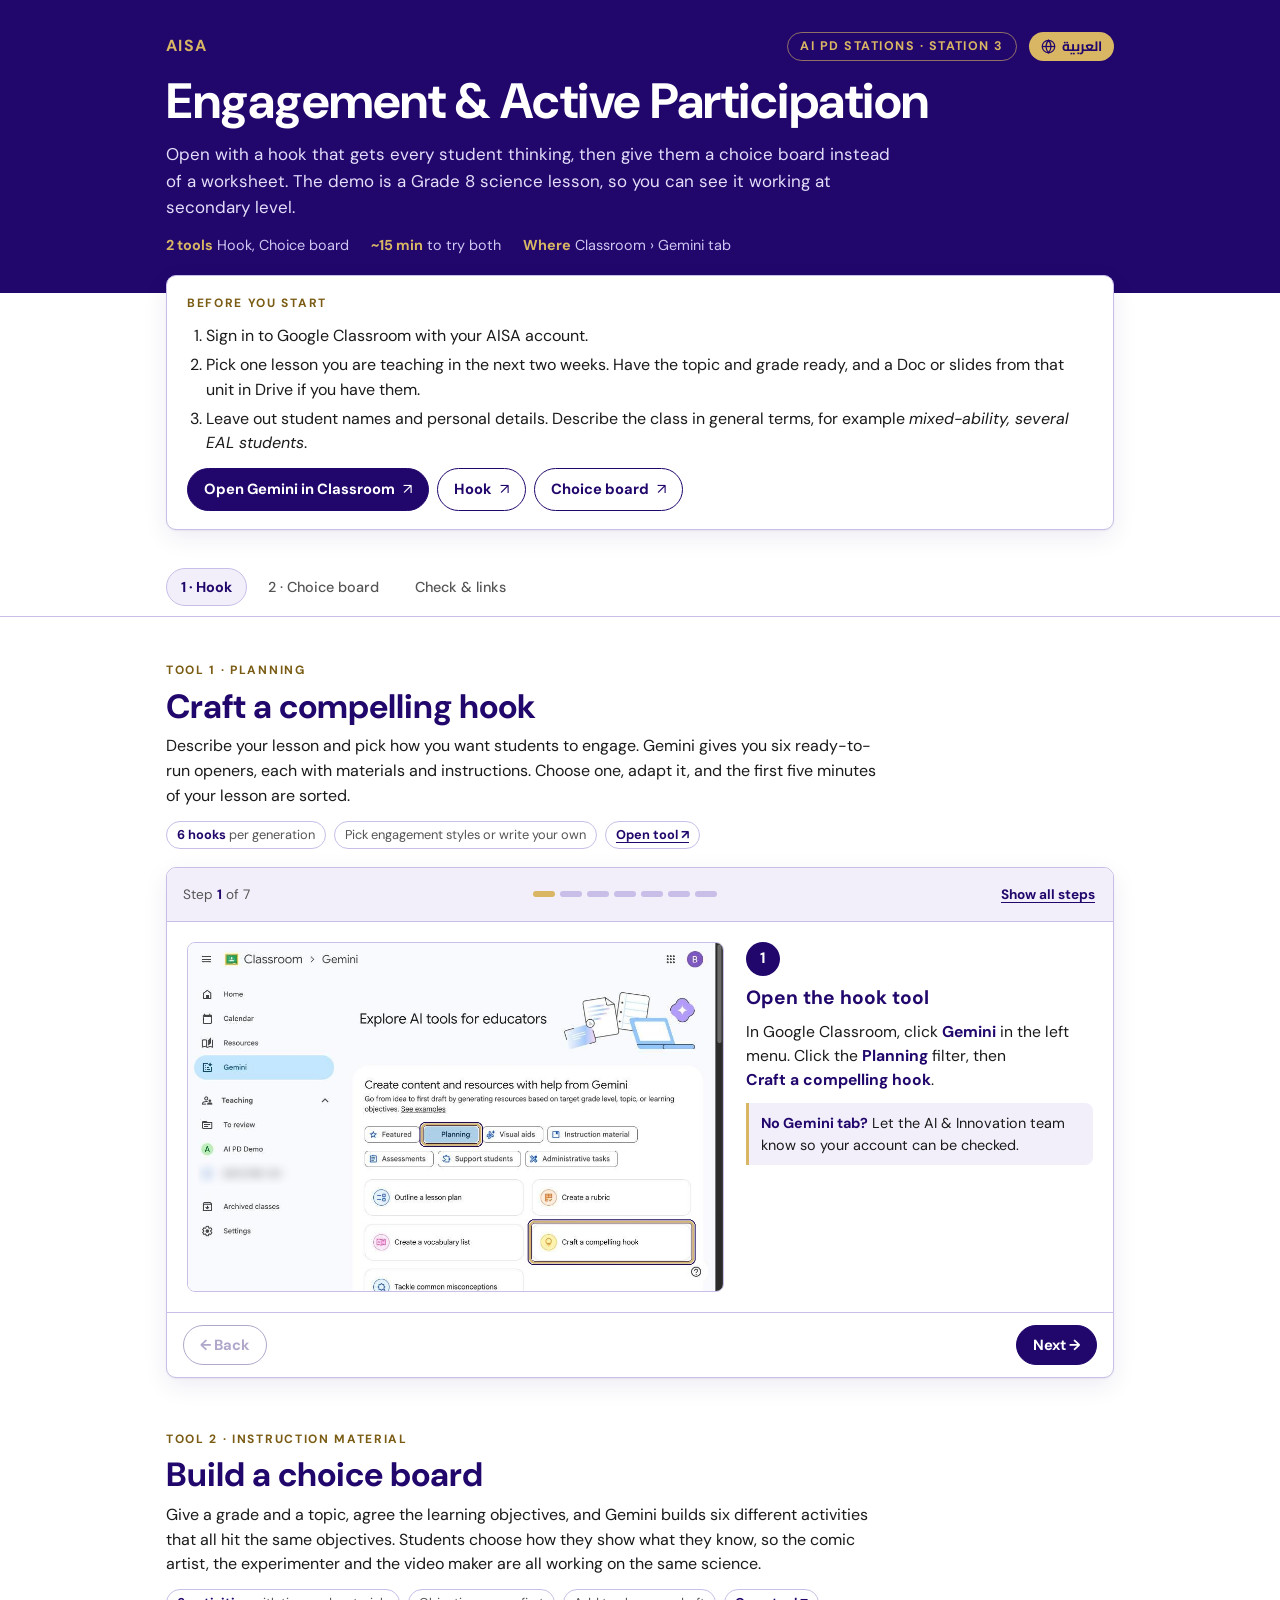
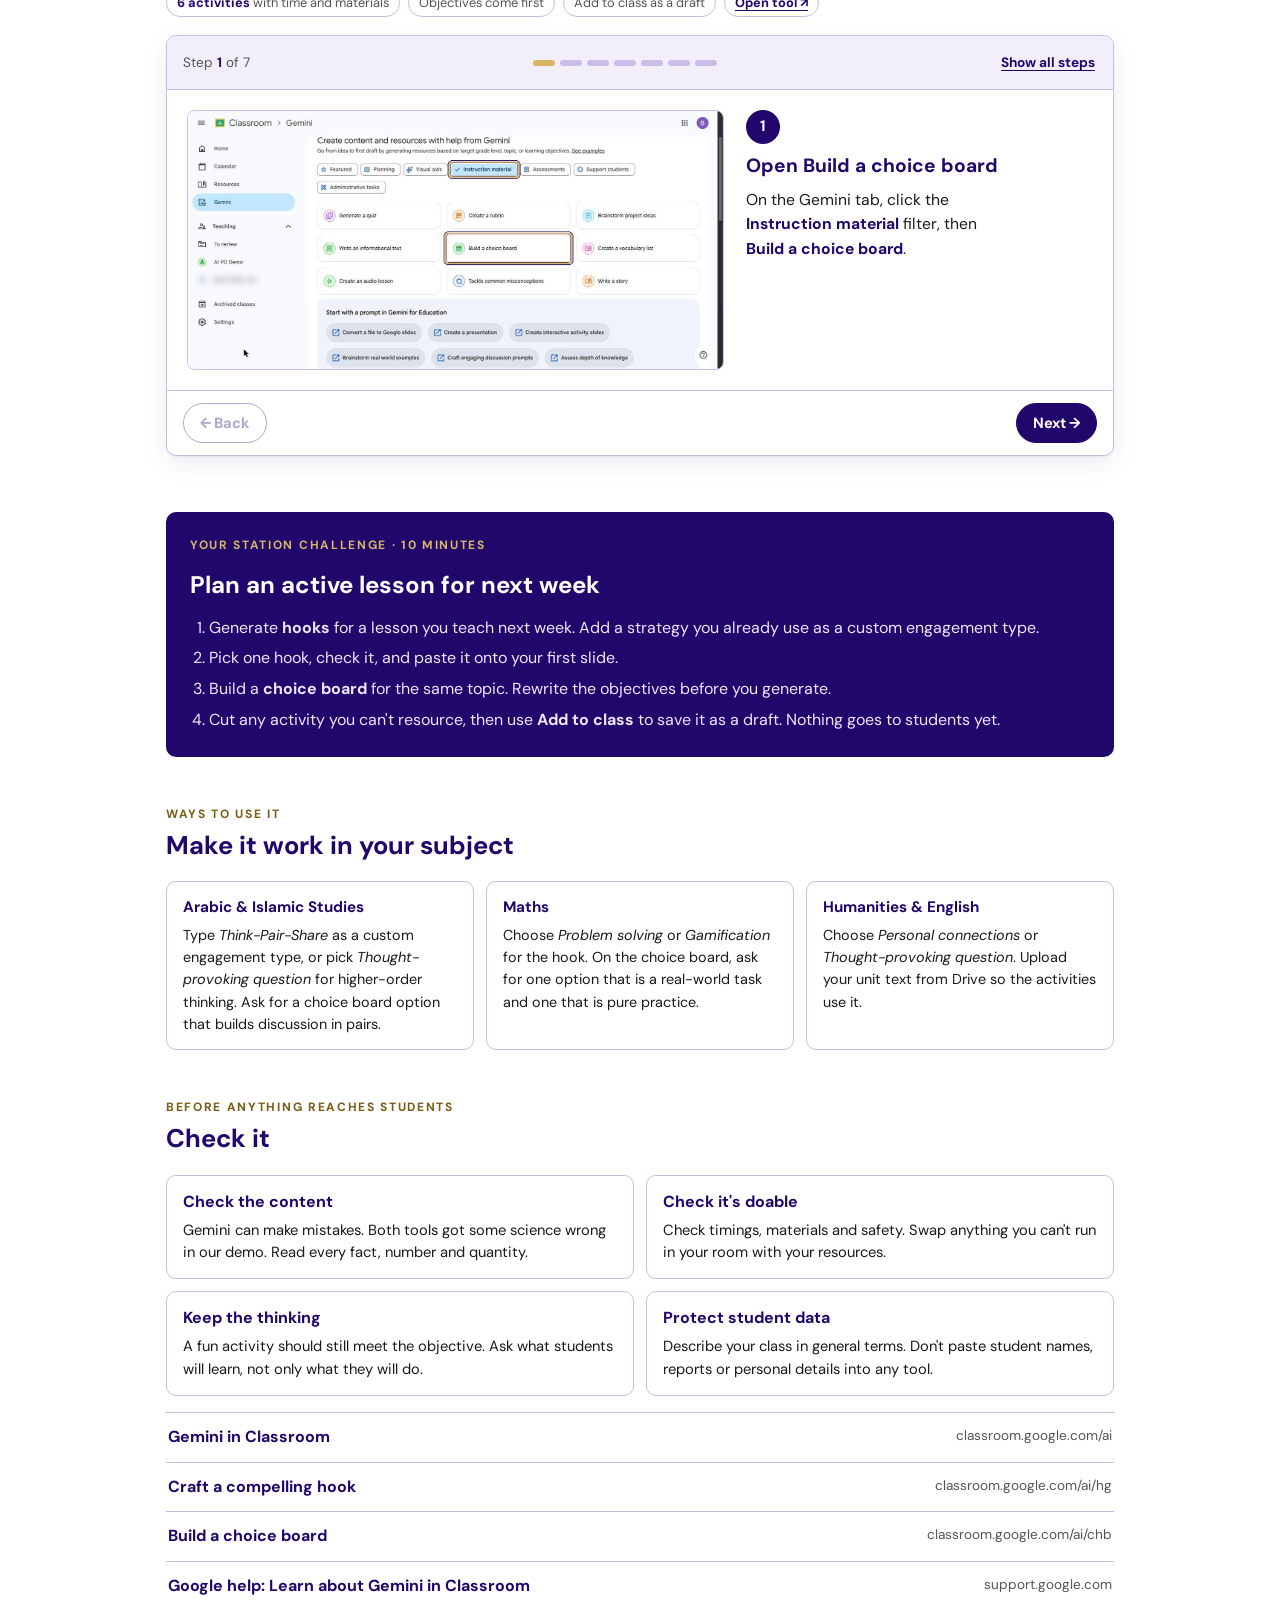
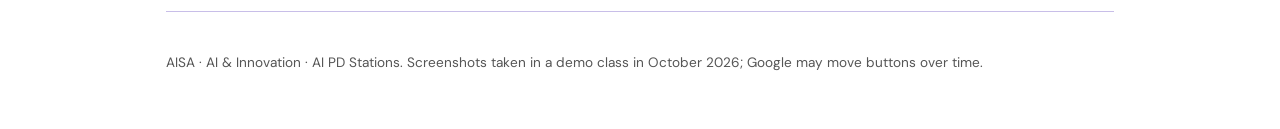
<file: Station-3-Engagement/index.html>
<!doctype html><html><head><meta charset=utf8><meta name=viewport content="width=device-width,initial-scale=1,viewport-fit=cover"><style>:root{color-scheme:light;box-sizing:border-box;padding-top:env(safe-area-inset-top,0px);padding-bottom:env(safe-area-inset-bottom,0px)}html{scroll-padding-top:env(safe-area-inset-top,0px)}body{margin:0;padding:0;font:14px -apple-system,BlinkMacSystemFont,sans-serif;background:#fff;color:#000}img{max-width:100%}[hidden]:not([hidden=until-found i]){display:none!important}</style></head><body>
<title>Engagement &amp; Participation Station</title>
<meta name="claude:viewport-fit-sides" content="cover">
<link rel="preconnect" href="https://fonts.googleapis.com">
<link rel="preconnect" href="https://fonts.gstatic.com" crossorigin>
<link href="https://fonts.googleapis.com/css2?family=DM+Sans:ital,opsz,wght@0,9..40,400;0,9..40,500;0,9..40,700;1,9..40,400&family=Cairo:wght@400;500;700&display=swap" rel="stylesheet">
<link rel="stylesheet" href="../shared/guide-lang.css?v=20261018b">
<script src="../shared/guide-lang.js?v=20261018b"></script>
<style>
/* Layout: purple station band, sticky tool switcher, one stepper card per tool, shared "share with students" stepper, checklist + links */
:root{
  --purple:#21076C; --gold:#D8B664; --bg:#FFFFFF; --ink:#1A1A1A; --muted:#555555;
  --tint:#F2EFFA; --line:#C8BEE8; --surface:#FFFFFF; --heading:#21076C; --gold-ink:#7A5C14;
  --band:#21076C; --band-ink:#FFFFFF; --shadow:0 1px 2px rgba(33,7,108,.06),0 8px 24px rgba(33,7,108,.08);
  --font:'DM Sans',ui-sans-serif,system-ui,-apple-system,'Segoe UI',Roboto,sans-serif;
  --r:10px;
}
@media (prefers-color-scheme: dark){:root:not([data-theme="light"]){
  --bg:#0E0920; --ink:#ECE9F7; --muted:#ABA4C8; --tint:#1C1540; --line:#3A2F6B; --surface:#150F30;
  --heading:#CFC4FF; --gold-ink:#E6C97E; --band:#21076C; --band-ink:#FFFFFF; --shadow:0 1px 2px rgba(0,0,0,.3),0 8px 24px rgba(0,0,0,.35); color-scheme:dark}}
:root[data-theme="dark"]{
  --bg:#0E0920; --ink:#ECE9F7; --muted:#ABA4C8; --tint:#1C1540; --line:#3A2F6B; --surface:#150F30;
  --heading:#CFC4FF; --gold-ink:#E6C97E; --band:#21076C; --band-ink:#FFFFFF; --shadow:0 1px 2px rgba(0,0,0,.3),0 8px 24px rgba(0,0,0,.35); color-scheme:dark}

*,*::before,*::after{box-sizing:border-box}
[hidden]{display:none!important}
body{background:var(--bg);color:var(--ink);font-family:var(--font);font-size:16px;line-height:1.55;-webkit-font-smoothing:antialiased}
a{color:var(--heading);text-underline-offset:3px}
a:focus-visible,button:focus-visible{outline:3px solid var(--gold);outline-offset:2px;border-radius:6px}
.wrap{max-width:980px;margin:0 auto;padding-left:max(16px,env(safe-area-inset-left,0px));padding-right:max(16px,env(safe-area-inset-right,0px))}
h1,h2,h3{font-weight:700;text-wrap:balance;margin:0;color:var(--heading)}
p{margin:0}
.eyebrow{font-size:.75rem;font-weight:700;letter-spacing:.14em;text-transform:uppercase;color:var(--gold-ink)}

/* Band */
.band{background:var(--band);color:var(--band-ink)}
.band .wrap{padding-block:32px 36px;display:grid;gap:14px}
.band .top{display:flex;justify-content:space-between;align-items:center;gap:12px;flex-wrap:wrap}
.mark{font-weight:700;letter-spacing:.08em;color:var(--gold)}
.sign{display:inline-flex;align-items:center;gap:8px;border:1px solid rgba(216,182,100,.6);color:var(--gold);border-radius:999px;padding:4px 12px;font-size:.78rem;font-weight:700;letter-spacing:.12em;text-transform:uppercase}
.band h1{color:#fff;font-size:clamp(2rem,6vw,3.1rem);line-height:1.05;letter-spacing:-.01em}
.band .lede{max-width:62ch;color:#E4DEFA;font-size:1.06rem}
.meta{display:flex;gap:10px 22px;flex-wrap:wrap;font-size:.9rem;color:#CFC6F2}
.meta b{color:var(--gold);font-weight:700}

/* Quick start */
.quick{margin-top:-18px;position:relative}
.quick .card{background:var(--surface);border:1px solid var(--line);border-radius:var(--r);box-shadow:var(--shadow);padding:18px 20px;display:grid;gap:12px}
.quick ol{margin:0;padding-left:1.2em;display:grid;gap:4px}
.btnrow{display:flex;flex-wrap:wrap;gap:8px}
.btn{display:inline-flex;align-items:center;gap:8px;text-decoration:none;font-weight:700;font-size:.92rem;border-radius:999px;padding:9px 16px;border:1.5px solid var(--heading);color:var(--heading);background:transparent;cursor:pointer;font-family:inherit}
.btn.primary{background:var(--purple);border-color:var(--purple);color:#fff}
:root[data-theme="dark"] .btn.primary{border-color:var(--gold)}
@media (prefers-color-scheme: dark){:root:not([data-theme="light"]) .btn.primary{border-color:var(--gold)}}
.btn .arr{font-weight:400}

/* Nav */
.nav{position:sticky;top:env(safe-area-inset-top,0px);z-index:5;background:var(--bg);border-bottom:1px solid var(--line);margin-top:28px}
.nav .wrap{display:flex;gap:6px;overflow-x:auto;padding-block:10px;scrollbar-width:none}
.nav a{flex:none;text-decoration:none;font-size:.9rem;font-weight:500;color:var(--muted);padding:7px 14px;border-radius:999px;border:1px solid transparent;white-space:nowrap}
.nav a.on{color:var(--heading);background:var(--tint);border-color:var(--line);font-weight:700}

/* Tool sections */
section.tool{padding-block:44px 8px;scroll-margin-top:64px}
.toolhead{display:grid;gap:8px;margin-bottom:18px}
.toolhead h2{font-size:clamp(1.6rem,4.4vw,2.1rem);line-height:1.15}
.toolhead p.why{max-width:66ch;color:var(--ink)}
.chips{display:flex;flex-wrap:wrap;gap:8px;margin-top:4px}
.chip{font-size:.8rem;border:1px solid var(--line);border-radius:999px;padding:3px 10px;color:var(--muted)}
.chip b{color:var(--heading)}
.chip a{font-weight:700}

/* Stepper */
.stepper{background:var(--surface);border:1px solid var(--line);border-radius:var(--r);box-shadow:var(--shadow);overflow:hidden}
.sbar{display:flex;justify-content:space-between;align-items:center;gap:12px;padding:12px 16px;border-bottom:1px solid var(--line);background:var(--tint);flex-wrap:wrap}
.count{font-size:.85rem;color:var(--muted);font-variant-numeric:tabular-nums}
.count b{color:var(--heading)}
.dots{display:flex;gap:5px;flex-wrap:wrap}
.dot{width:22px;height:6px;border-radius:3px;background:var(--line);border:0;padding:0;cursor:pointer}
.dot.on{background:var(--gold)}
.dot.done{background:var(--heading);opacity:.55}
.toggle{background:none;border:0;color:var(--heading);font:inherit;font-size:.85rem;font-weight:700;cursor:pointer;padding:4px 2px;text-decoration:underline;text-underline-offset:3px}
ol.steps{list-style:none;margin:0;padding:0}
.step{display:grid;grid-template-columns:minmax(0,1.55fr) minmax(0,1fr);gap:22px;padding:20px}
.step+.step{border-top:1px solid var(--line)}
.stepper.paged .step+.step{border-top:0}
.shot{margin:0;min-width:0}
.shot button{display:block;width:100%;padding:0;border:1px solid var(--line);border-radius:8px;overflow:hidden;cursor:zoom-in;background:var(--tint)}
.shot img{display:block;width:100%;height:auto}
.shot figcaption{font-size:.78rem;color:var(--muted);margin-top:6px}
.shot + .shot{margin-top:12px}
.txt{min-width:0;display:grid;align-content:start;gap:10px}
.num{display:inline-flex;align-items:center;justify-content:center;width:34px;height:34px;border-radius:50%;background:var(--purple);color:#fff;font-weight:700;font-size:.95rem}
.step h3{font-size:1.2rem;line-height:1.25}
.txt p,.txt li{font-size:.98rem}
.txt ul{margin:0;padding-left:1.1em;display:grid;gap:4px}
.tip{border-left:3px solid var(--gold);background:var(--tint);padding:9px 12px;border-radius:0 8px 8px 0;font-size:.9rem}
.tip b{color:var(--heading)}
.ui{font-weight:700;color:var(--heading);white-space:nowrap}
.snav{display:flex;justify-content:space-between;gap:10px;padding:12px 16px;border-top:1px solid var(--line)}
.snav[hidden]{display:none!important}
.snav .btn[disabled]{opacity:.35;cursor:default}

/* Ideas + checks */
.ideas{display:grid;grid-template-columns:repeat(3,minmax(0,1fr));gap:12px;margin-top:16px}
.idea{border:1px solid var(--line);border-radius:var(--r);padding:14px 16px;display:grid;gap:4px;align-content:start}
.idea h4{margin:0;font-size:.95rem;color:var(--heading)}
.idea p{font-size:.9rem;color:var(--ink)}
.challenge{background:var(--purple);color:#fff;border-radius:var(--r);padding:24px;display:grid;gap:12px;margin-top:48px}
.challenge h2{color:#fff;font-size:1.5rem}
.challenge .eyebrow{color:var(--gold)}
.challenge ol{margin:0;padding-left:1.2em;display:grid;gap:6px;color:#ECE7FF}
.checks{display:grid;grid-template-columns:repeat(2,minmax(0,1fr));gap:12px;margin-top:16px}
.check{border:1px solid var(--line);border-radius:var(--r);padding:14px 16px;display:grid;gap:4px;background:var(--surface)}
.check h4{margin:0;color:var(--heading);font-size:1rem}
.check p{font-size:.92rem}
.links{display:grid;gap:0;margin-top:16px;border-top:1px solid var(--line)}
.links a{display:flex;justify-content:space-between;gap:12px;padding:12px 2px;border-bottom:1px solid var(--line);text-decoration:none;color:var(--ink)}
.links a span:first-child{font-weight:700;color:var(--heading)}
.links a span:last-child{color:var(--muted);font-size:.85rem;text-align:right;overflow-wrap:anywhere}
footer{padding-block:40px 56px;color:var(--muted);font-size:.85rem}
.sect{padding-block:44px 0}
.sect h2{font-size:1.6rem}

/* Lightbox */
.lb{position:fixed;inset:0;background:rgba(10,4,30,.92);z-index:20;display:flex;align-items:center;justify-content:center;padding:max(16px,env(safe-area-inset-top,0px)) max(16px,env(safe-area-inset-right,0px)) max(16px,env(safe-area-inset-bottom,0px)) max(16px,env(safe-area-inset-left,0px));cursor:zoom-out}
.lb img{max-width:100%;max-height:100%;border-radius:8px;background:#fff}
.lb button{position:absolute;top:calc(12px + env(safe-area-inset-top,0px));right:calc(12px + env(safe-area-inset-right,0px));background:var(--gold);color:#21076C;border:0;border-radius:999px;font:700 .9rem var(--font);padding:8px 14px;cursor:pointer}

@media (max-width:760px){
  .step{grid-template-columns:1fr;gap:14px;padding:16px}
  .step .txt{order:-1}
  .ideas,.checks{grid-template-columns:1fr}
}
@media (prefers-reduced-motion:no-preference){.step.enter{animation:in .22s ease-out}@keyframes in{from{opacity:.4;transform:translateY(4px)}to{opacity:1;transform:none}}}
</style>
<header class="band">
  <div class="wrap">
    <div class="top"><span class="mark">AISA</span><span class="sign">AI PD Stations &middot; Station 3</span></div>
    <h1>Engagement &amp; Active Participation</h1>
    <p class="lede">Open with a hook that gets every student thinking, then give them a choice board instead of a worksheet. The demo is a Grade 8 science lesson, so you can see it working at secondary level.</p>
    <div class="meta"><span><b>2 tools</b> Hook, Choice board</span><span><b>~15 min</b> to try both</span><span><b>Where</b> Classroom &rsaquo; Gemini tab</span></div>
  </div>
</header>

<div class="wrap quick">
  <div class="card">
    <span class="eyebrow">Before you start</span>
    <ol>
      <li>Sign in to Google Classroom with your AISA account.</li>
      <li>Pick one lesson you are teaching in the next two weeks. Have the topic and grade ready, and a Doc or slides from that unit in Drive if you have them.</li>
      <li>Leave out student names and personal details. Describe the class in general terms, for example <em>mixed-ability, several EAL students</em>.</li>
    </ol>
    <div class="btnrow">
      <a class="btn primary" href="https://classroom.google.com/ai" target="_blank" rel="noopener">Open Gemini in Classroom <span class="arr">&nearr;</span></a>
      <a class="btn" href="https://classroom.google.com/ai/hg" target="_blank" rel="noopener">Hook <span class="arr">&nearr;</span></a>
      <a class="btn" href="https://classroom.google.com/ai/chb" target="_blank" rel="noopener">Choice board <span class="arr">&nearr;</span></a>
    </div>
  </div>
</div>

<nav class="nav" aria-label="Station sections">
  <div class="wrap">
    <a href="#hook" class="on">1 &middot; Hook</a>
    <a href="#choice">2 &middot; Choice board</a>
    <a href="#check">Check &amp; links</a>
  </div>
</nav>

<main class="wrap">

<!-- HOOK -->
<section class="tool" id="hook">
  <div class="toolhead">
    <span class="eyebrow">Tool 1 &middot; Planning</span>
    <h2>Craft a compelling hook</h2>
    <p class="why">Describe your lesson and pick how you want students to engage. Gemini gives you six ready-to-run openers, each with materials and instructions. Choose one, adapt it, and the first five minutes of your lesson are sorted.</p>
    <div class="chips"><span class="chip"><b>6 hooks</b> per generation</span><span class="chip">Pick engagement styles or write your own</span><span class="chip"><a href="https://classroom.google.com/ai/hg" target="_blank" rel="noopener">Open tool &nearr;</a></span></div>
  </div>
  <div class="stepper">
    <ol class="steps">
      <li class="step">
        <div><figure class="shot"><button type="button"><img src="img/hk_01_planning.jpg" alt="Gemini tab with the Planning filter selected and Craft a compelling hook highlighted" loading="lazy"></button></figure></div>
        <div class="txt"><span class="num">1</span><h3>Open the hook tool</h3><p>In Google Classroom, click <span class="ui">Gemini</span> in the left menu. Click the <span class="ui">Planning</span> filter, then <span class="ui">Craft a compelling hook</span>.</p><div class="tip"><b>No Gemini tab?</b> Let the AI &amp; Innovation team know so your account can be checked.</div></div>
      </li>
      <li class="step">
        <div><figure class="shot"><button type="button"><img src="img/hk_02_filled.jpg" alt="Target grade 8, lesson description filled in, Spark curiosity and Movement and activity selected" loading="lazy"></button></figure></div>
        <div class="txt"><span class="num">2</span><h3>Describe your lesson and class</h3><ul><li>Type the <span class="ui">Target grade</span>, for example <em>8</em>.</li><li>In <span class="ui">Describe your lesson and class</span>, say what students will learn and who is in the room.</li><li>Under <span class="ui">How do you want to engage your students?</span>, click one or more styles.</li></ul><div class="tip"><b>Our demo:</b> <em>Grade 8 science lesson introducing chemical reactions and the law of conservation of mass. Mixed-ability class of 22, including several EAL students.</em> The more you say about the class, the better the hooks fit.</div></div>
      </li>
      <li class="step">
        <div><figure class="shot"><button type="button"><img src="img/hk_03_custom.jpg" alt="Write custom engagement type field with Think-Pair-Share typed, and the Generate button highlighted" loading="lazy"></button></figure></div>
        <div class="txt"><span class="num">3</span><h3>Add your own strategy, then generate</h3><p>Click <span class="ui">Write custom engagement type</span> and type a strategy you already use, such as <em>Think-Pair-Share</em>, <em>Four Corners</em> or <em>Cold Call</em>. Then click <span class="ui">Generate</span>.</p><div class="tip"><b>Use your house language.</b> Naming a Teach Like a Champion or Kagan strategy gets you a hook built around a routine your students already know.</div></div>
      </li>
      <li class="step">
        <div><figure class="shot"><button type="button"><img src="img/hk_04_result.jpg" alt="Hooks for Gr. 8 class: The Disappearing Soda Mystery, Human Atoms Balancing Act and The Mystery Zip-Bag Reaction" loading="lazy"></button></figure></div>
        <div class="txt"><span class="num">4</span><h3>Read the six hooks</h3><p>Each card is labelled with its engagement style and lists the materials and instructions. Scroll inside a card to read all of it, and down the page to see all six.</p><p>Use the copy icon at the bottom of a card to paste one hook into your planner or slides.</p></div>
      </li>
      <li class="step">
        <div><figure class="shot"><button type="button"><img src="img/hk_05_check.jpg" alt="Human Atoms Balancing Act card with the line about 6 red Oxygen and 4 blue Hydrogen notes highlighted" loading="lazy"></button><figcaption>From our demo: 6 oxygen and 4 hydrogen can't make whole water molecules (H&#8322;O needs two hydrogen for every oxygen).</figcaption></figure></div>
        <div class="txt"><span class="num">5</span><h3>Check it before you use it</h3><p>Hooks are first drafts. In our demo, the <em>Human Atoms</em> activity gave numbers that don't balance, which is the exact misconception the lesson is meant to fix.</p><ul><li>Check every fact, number and quantity.</li><li>Check materials are safe and available in your room.</li><li>Check timings: a hook should take five minutes, not twenty.</li></ul></div>
      </li>
      <li class="step">
        <div><figure class="shot"><button type="button"><img src="img/hk_06_regen.jpg" alt="Expanded Hooks panel with engagement styles and the Regenerate button highlighted" loading="lazy"></button></figure></div>
        <div class="txt"><span class="num">6</span><h3>Not quite right? Regenerate</h3><p>Click the arrow at the top right of the <span class="ui">Hooks for Gr. 8 class</span> panel. Change the description or engagement styles, then click <span class="ui">Regenerate</span>.</p><div class="tip"><b>Export first.</b> Regenerating replaces all six hooks, so export the set you like before you try again. Your custom strategy isn't kept, so add it again.</div></div>
      </li>
      <li class="step">
        <div><figure class="shot"><button type="button"><img src="img/hk_07_export.jpg" alt="Export to Docs button and the Hooks exported message with View Google Doc link" loading="lazy"></button></figure><figure class="shot"><button type="button"><img src="img/hk_08_doc.jpg" alt="Exported Google Doc titled Hooks for Gr. 8 class with each hook as a heading" loading="lazy"></button><figcaption>The Doc is named after your grade and saved in your Drive.</figcaption></figure></div>
        <div class="txt"><span class="num">7</span><h3>Export to Docs</h3><p>Click <span class="ui">Export to Docs</span> at the top right. When <em>Hooks exported</em> appears at the bottom left, click <span class="ui">View Google Doc</span>.</p><p>Every hook is in one Doc with its style, title and instructions. Delete the ones you won't use and fix anything you found in step 5.</p><div class="tip"><b>Hooks are for you, not students.</b> There's no Add to class button for this tool. Paste the hook you chose onto your first slide or into your lesson plan.</div></div>
      </li>
    </ol>
  </div>
</section>

<!-- CHOICE BOARD -->
<section class="tool" id="choice">
  <div class="toolhead">
    <span class="eyebrow">Tool 2 &middot; Instruction material</span>
    <h2>Build a choice board</h2>
    <p class="why">Give a grade and a topic, agree the learning objectives, and Gemini builds six different activities that all hit the same objectives. Students choose how they show what they know, so the comic artist, the experimenter and the video maker are all working on the same science.</p>
    <div class="chips"><span class="chip"><b>6 activities</b> with time and materials</span><span class="chip">Objectives come first</span><span class="chip">Add to class as a draft</span><span class="chip"><a href="https://classroom.google.com/ai/chb" target="_blank" rel="noopener">Open tool &nearr;</a></span></div>
  </div>
  <div class="stepper">
    <ol class="steps">
      <li class="step">
        <div><figure class="shot"><button type="button"><img src="img/cb_01_card.jpg" alt="Instruction material filter selected with Build a choice board highlighted" loading="lazy"></button></figure></div>
        <div class="txt"><span class="num">1</span><h3>Open Build a choice board</h3><p>On the Gemini tab, click the <span class="ui">Instruction material</span> filter, then <span class="ui">Build a choice board</span>.</p></div>
      </li>
      <li class="step">
        <div><figure class="shot"><button type="button"><img src="img/cb_02_form.jpg" alt="Target grade 8 and topic Chemical reactions and the law of conservation of mass filled in" loading="lazy"></button></figure></div>
        <div class="txt"><span class="num">2</span><h3>Enter the grade and topic</h3><p>Type a <span class="ui">Target grade</span> and a <span class="ui">Topic</span>. Click <span class="ui">Upload from Drive</span> to add your unit planner or slides so the activities match what you teach.</p><p>Then click <span class="ui">Generate learning objectives</span>.</p></div>
      </li>
      <li class="step">
        <div><figure class="shot"><button type="button"><img src="img/cb_03_objectives.jpg" alt="Suggested learning objectives box with two objectives, Regenerate learning objectives and Generate highlighted" loading="lazy"></button></figure></div>
        <div class="txt"><span class="num">3</span><h3>Edit the objectives, then generate</h3><p>Gemini suggests objectives in the <span class="ui">Suggested learning objectives</span> box. Click into the box and rewrite them in your own words, or paste in the objectives from your unit plan.</p><p>Click <span class="ui">Generate</span>.</p><div class="tip"><b>This is the step that matters.</b> Every activity on the board is built from these objectives. If they're vague, the board will be too. Use <span class="ui">Regenerate learning objectives</span> if they're off.</div></div>
      </li>
      <li class="step">
        <div><figure class="shot"><button type="button"><img src="img/cb_04_board.jpg" alt="Choice board for Grade 8 chemical reactions with coloured activity cards: comic strip, closed system lab, 3D molecular models" loading="lazy"></button></figure></div>
        <div class="txt"><span class="num">4</span><h3>Look over the board</h3><p>You get six coloured activity cards. In our demo: a comic strip, a closed-system lab, 3D molecule models, a script and video, a simulation task and an Alka-Seltzer investigation.</p><div class="tip"><b>Mix of modes.</b> Check the board has written, practical, visual and digital options, so every student has a way in.</div></div>
      </li>
      <li class="step">
        <div><figure class="shot"><button type="button"><img src="img/cb_05_detail.jpg" alt="Activity cards with Approx time and Materials needed highlighted" loading="lazy"></button></figure></div>
        <div class="txt"><span class="num">5</span><h3>Check time and materials</h3><p>Each card ends with <b>Approx time</b> and <b>Materials needed</b>. In our demo these ran from 30 to 60 minutes, so this board covers a lesson or more, not a starter.</p><ul><li>Cut or swap any activity you can't resource, such as Alka-Seltzer or Play-Doh.</li><li>Make the times roughly equal so no choice is the "easy" one.</li><li>Check the science: one demo card mentions carbon atoms in a reaction that makes water.</li></ul></div>
      </li>
      <li class="step">
        <div><figure class="shot"><button type="button"><img src="img/cb_06_export.jpg" alt="Export to Docs button and Exported choice board to Google Docs message with View Google Doc" loading="lazy"></button></figure><figure class="shot"><button type="button"><img src="img/cb_07_doc.jpg" alt="Exported choice board Google Doc with the coloured activity grid" loading="lazy"></button><figcaption>The Doc keeps the coloured grid, ready to edit or print.</figcaption></figure></div>
        <div class="txt"><span class="num">6</span><h3>Export to Docs</h3><p>Click <span class="ui">Export to Docs</span>. When <em>Exported choice board to Google Docs</em> appears, click <span class="ui">View Google Doc</span>. The Doc is named after your grade and topic and saved in your Drive.</p><div class="tip"><b>Edit here first.</b> Make your changes from step 5 in the Doc, then attach the Doc to an assignment yourself. That way students only see your checked version.</div></div>
      </li>
      <li class="step">
        <div><figure class="shot"><button type="button"><img src="img/cb_08_addclass.jpg" alt="Add to class dialog with AI PD Demo selected as the class" loading="lazy"></button></figure><figure class="shot"><button type="button"><img src="img/cb_09_confirm.jpg" alt="Classwork type Assignment selected and Confirm highlighted" loading="lazy"></button></figure></div>
        <div class="txt"><span class="num">7</span><h3>Or send it straight to a class</h3><p>Click <span class="ui">Add to class</span>. Choose your <span class="ui">Class</span>, set <span class="ui">Classwork type</span> to <span class="ui">Assignment</span>, then click <span class="ui">Confirm</span>.</p><p>Classroom makes a draft assignment with the board attached as a Google Doc. Nothing reaches students until you click <span class="ui">Assign</span>.</p><div class="tip"><b>Tell students how to choose.</b> Add instructions to the draft, such as <em>pick one activity, or any three in a row</em>, and how you will assess it.</div></div>
      </li>
    </ol>
  </div>
</section>

<section class="challenge" aria-labelledby="ch">
  <span class="eyebrow">Your station challenge &middot; 10 minutes</span>
  <h2 id="ch">Plan an active lesson for next week</h2>
  <ol>
    <li>Generate <b>hooks</b> for a lesson you teach next week. Add a strategy you already use as a custom engagement type.</li>
    <li>Pick one hook, check it, and paste it onto your first slide.</li>
    <li>Build a <b>choice board</b> for the same topic. Rewrite the objectives before you generate.</li>
    <li>Cut any activity you can't resource, then use <b>Add to class</b> to save it as a draft. Nothing goes to students yet.</li>
  </ol>
</section>

<section class="sect" id="ideas">
  <span class="eyebrow">Ways to use it</span>
  <h2>Make it work in your subject</h2>
  <div class="ideas">
    <div class="idea"><h4>Arabic &amp; Islamic Studies</h4><p>Type <em>Think-Pair-Share</em> as a custom engagement type, or pick <em>Thought-provoking question</em> for higher-order thinking. Ask for a choice board option that builds discussion in pairs.</p></div>
    <div class="idea"><h4>Maths</h4><p>Choose <em>Problem solving</em> or <em>Gamification</em> for the hook. On the choice board, ask for one option that is a real-world task and one that is pure practice.</p></div>
    <div class="idea"><h4>Humanities &amp; English</h4><p>Choose <em>Personal connections</em> or <em>Thought-provoking question</em>. Upload your unit text from Drive so the activities use it.</p></div>
  </div>
</section>

<section class="sect" id="check">
  <span class="eyebrow">Before anything reaches students</span>
  <h2>Check it</h2>
  <div class="checks">
    <div class="check"><h4>Check the content</h4><p>Gemini can make mistakes. Both tools got some science wrong in our demo. Read every fact, number and quantity.</p></div>
    <div class="check"><h4>Check it's doable</h4><p>Check timings, materials and safety. Swap anything you can't run in your room with your resources.</p></div>
    <div class="check"><h4>Keep the thinking</h4><p>A fun activity should still meet the objective. Ask what students will learn, not only what they will do.</p></div>
    <div class="check"><h4>Protect student data</h4><p>Describe your class in general terms. Don't paste student names, reports or personal details into any tool.</p></div>
  </div>

  <div class="links">
    <a href="https://classroom.google.com/ai" target="_blank" rel="noopener"><span>Gemini in Classroom</span><span>classroom.google.com/ai</span></a>
    <a href="https://classroom.google.com/ai/hg" target="_blank" rel="noopener"><span>Craft a compelling hook</span><span>classroom.google.com/ai/hg</span></a>
    <a href="https://classroom.google.com/ai/chb" target="_blank" rel="noopener"><span>Build a choice board</span><span>classroom.google.com/ai/chb</span></a>
    <a href="https://support.google.com/edu/classroom/answer/15410566?hl=en" target="_blank" rel="noopener"><span>Google help: Learn about Gemini in Classroom</span><span>support.google.com</span></a>
  </div>
</section>

<footer>AISA &middot; AI &amp; Innovation &middot; AI PD Stations. Screenshots taken in a demo class in October 2026; Google may move buttons over time.</footer>
</main>

<div class="lb" id="lb" hidden><button type="button" id="lbclose">Close</button><img id="lbimg" alt=""></div>

<script src="ar.js?v=20261018b"></script>
<script>
(function(){
  // Steppers: show one step at a time with Back / Next, or all steps.
  document.querySelectorAll('.stepper').forEach(function(sp){
    var steps=[].slice.call(sp.querySelectorAll('.step')); if(!steps.length) return;
    var i=0, all=false;
    var bar=document.createElement('div'); bar.className='sbar';
    var count=document.createElement('span'); count.className='count';
    var dots=document.createElement('div'); dots.className='dots';
    var tog=document.createElement('button'); tog.type='button'; tog.className='toggle';
    steps.forEach(function(s,k){var d=document.createElement('button');d.type='button';d.className='dot';d.setAttribute('aria-label',GL.t('Go to step ','انتقل إلى الخطوة ')+(k+1));d.onclick=function(){go(k)};dots.appendChild(d)});
    bar.append(count,dots,tog); sp.prepend(bar);
    var nav=document.createElement('div'); nav.className='snav';
    var back=document.createElement('button'); back.type='button'; back.className='btn'; back.textContent=GL.t('← Back','→ السابق');
    var next=document.createElement('button'); next.type='button'; next.className='btn primary';
    nav.append(back,next); sp.append(nav);
    back.onclick=function(){go(i-1)}; next.onclick=function(){ if(i<steps.length-1) go(i+1); else { var nx=sp.closest('section').nextElementSibling; if(nx) nx.scrollIntoView({behavior:'smooth'}); } };
    tog.onclick=function(){all=!all;render()};
    function go(k){ if(k<0||k>=steps.length) return; i=k; render(); steps[i].classList.remove('enter'); void steps[i].offsetWidth; steps[i].classList.add('enter');
      var r=sp.getBoundingClientRect(); if(r.top<0) sp.scrollIntoView({behavior:'smooth',block:'start'}); }
    function render(){
      sp.classList.toggle('paged',!all);
      steps.forEach(function(s,k){s.hidden=!all&&k!==i});
      [].forEach.call(dots.children,function(d,k){d.className='dot'+(k===i?' on':k<i?' done':'')});
      dots.hidden=all; nav.hidden=all;
      count.innerHTML=all?GL.t('<b>'+steps.length+' steps</b>','عدد الخطوات: <b>'+steps.length+'</b>'):GL.t('Step <b>'+(i+1)+'</b> of '+steps.length,'الخطوة <b>'+(i+1)+'</b> من '+steps.length);
      tog.textContent=all?GL.t('Show one step at a time','عرض خطوة واحدة في كل مرة'):GL.t('Show all steps','عرض كل الخطوات');
      back.disabled=i===0;
      next.textContent=i===steps.length-1?GL.t('Done ✓','تم ✓'):GL.t('Next →','التالي ←');
    }
    render();
  });

  // Lightbox for screenshots
  var lb=document.getElementById('lb'), lbimg=document.getElementById('lbimg');
  document.querySelectorAll('.shot button').forEach(function(b){
    var img=b.querySelector('img'); b.setAttribute('aria-label',GL.t('Enlarge: ','تكبير: ')+img.alt);
    b.onclick=function(){lbimg.src=img.src;lbimg.alt=img.alt;lb.hidden=false;document.getElementById('lbclose').focus()};
  });
  function close(){lb.hidden=true}
  lb.onclick=close; document.addEventListener('keydown',function(e){if(e.key==='Escape')close()});

  // Highlight current section in the sticky nav
  var links=[].slice.call(document.querySelectorAll('.nav a'));
  var secs=links.map(function(a){return document.querySelector(a.getAttribute('href'))});
  function spy(){var y=window.scrollY+120, cur=0; secs.forEach(function(s,k){if(s&&s.offsetTop<=y)cur=k});
    links.forEach(function(a,k){a.classList.toggle('on',k===cur)});}
  window.addEventListener('scroll',spy,{passive:true}); spy();
})();
</script>

</body></html>
</file>
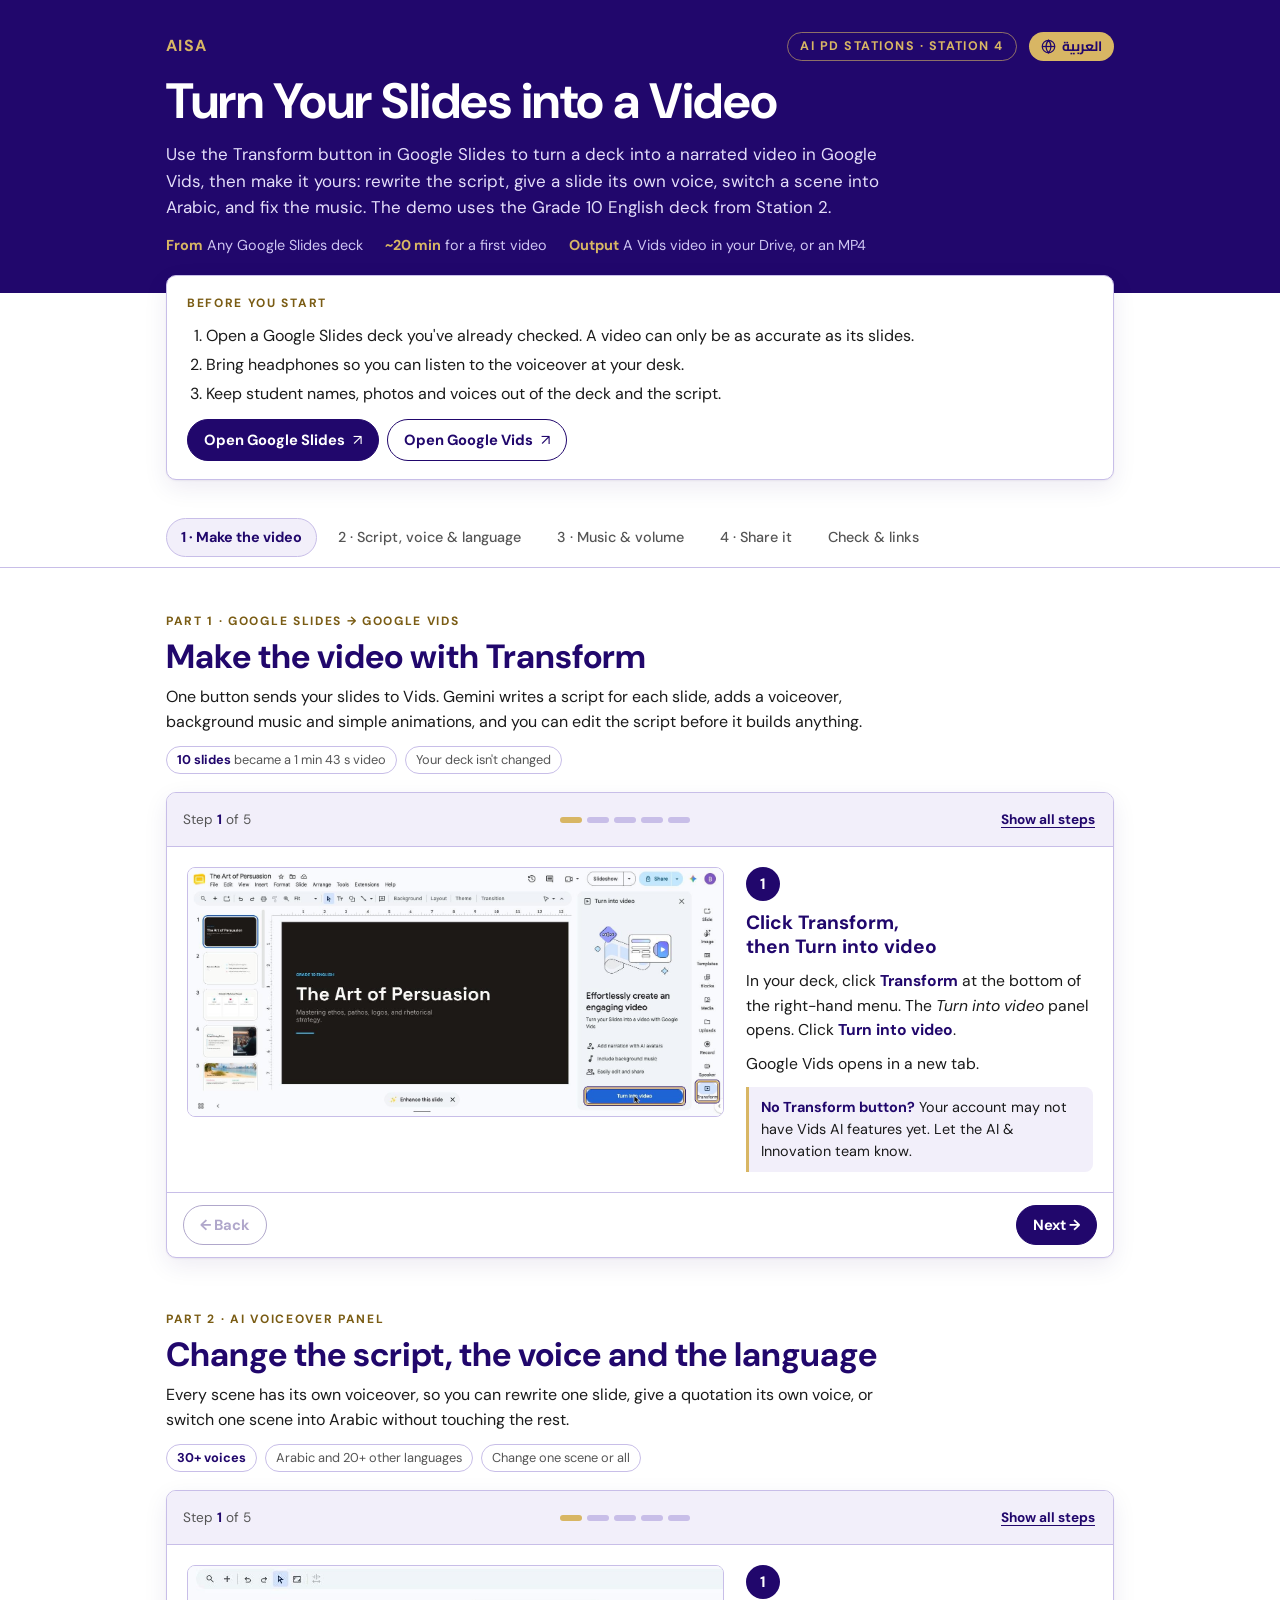
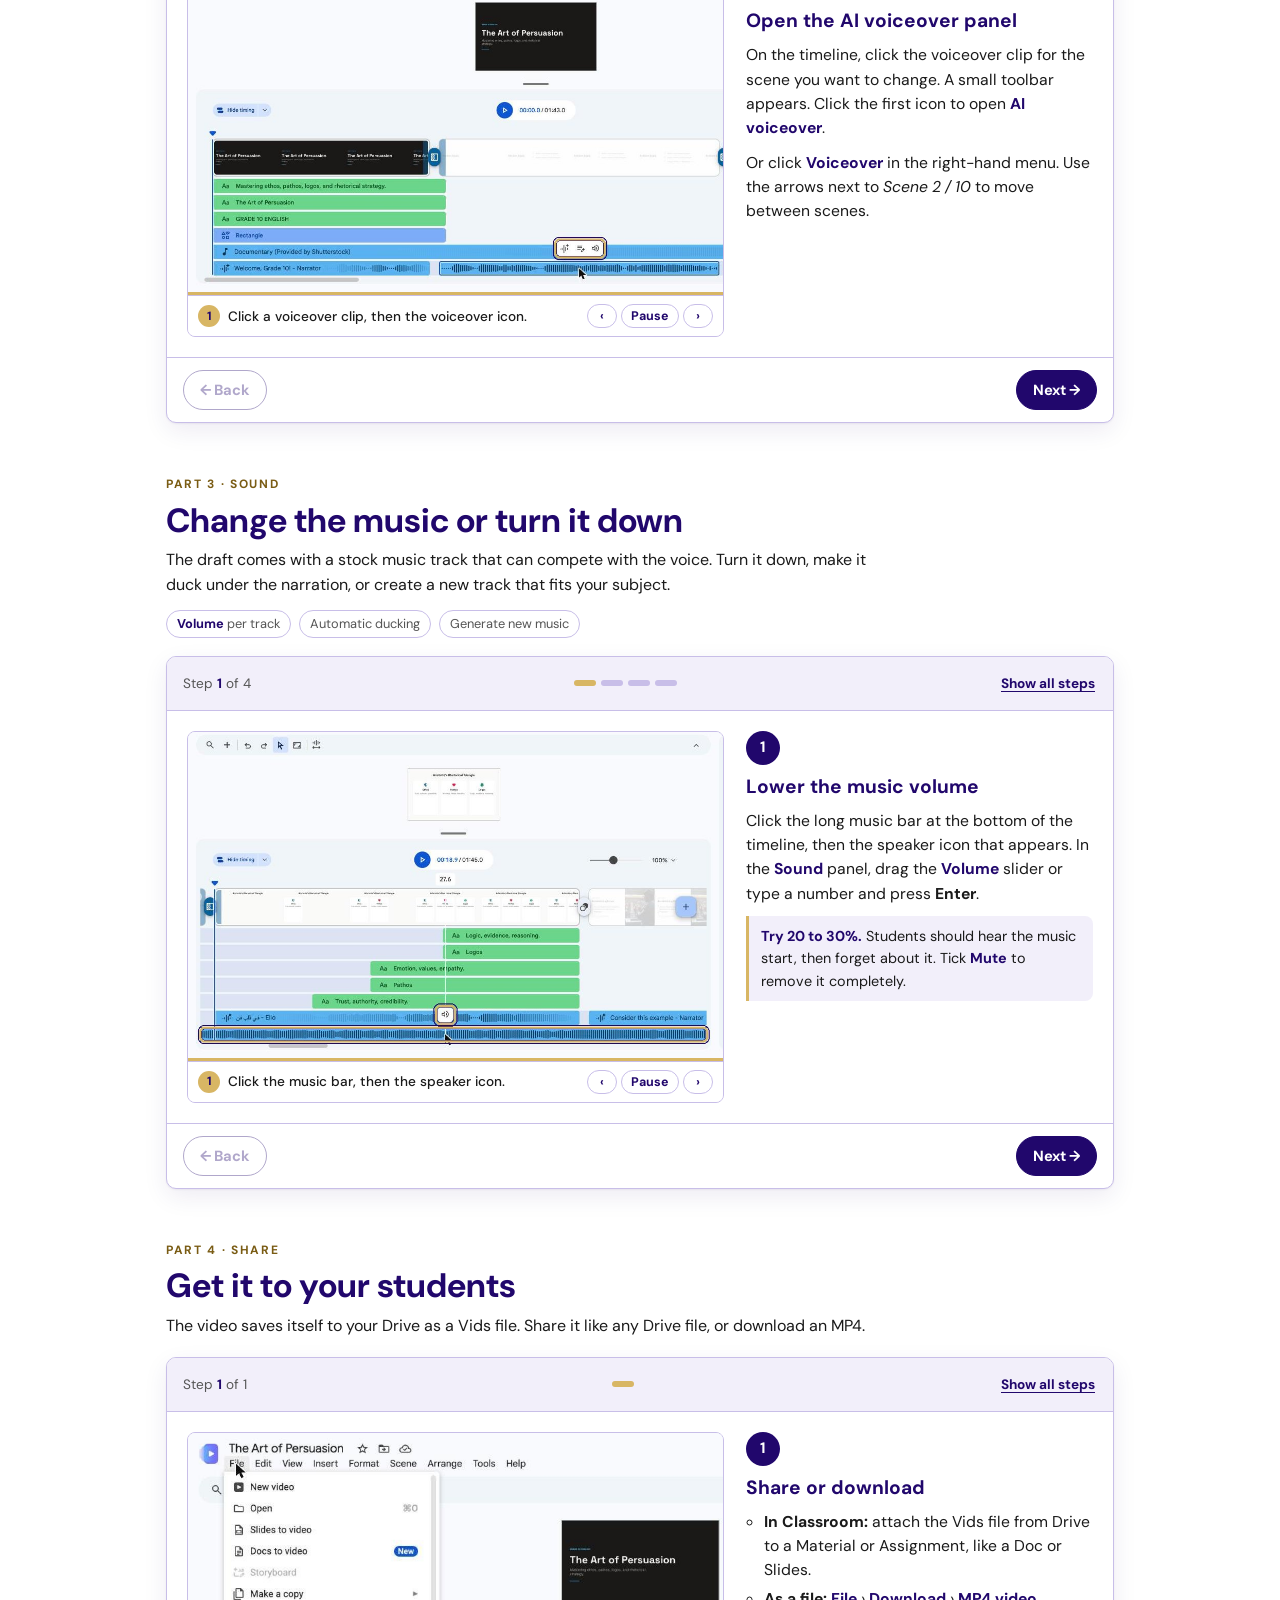
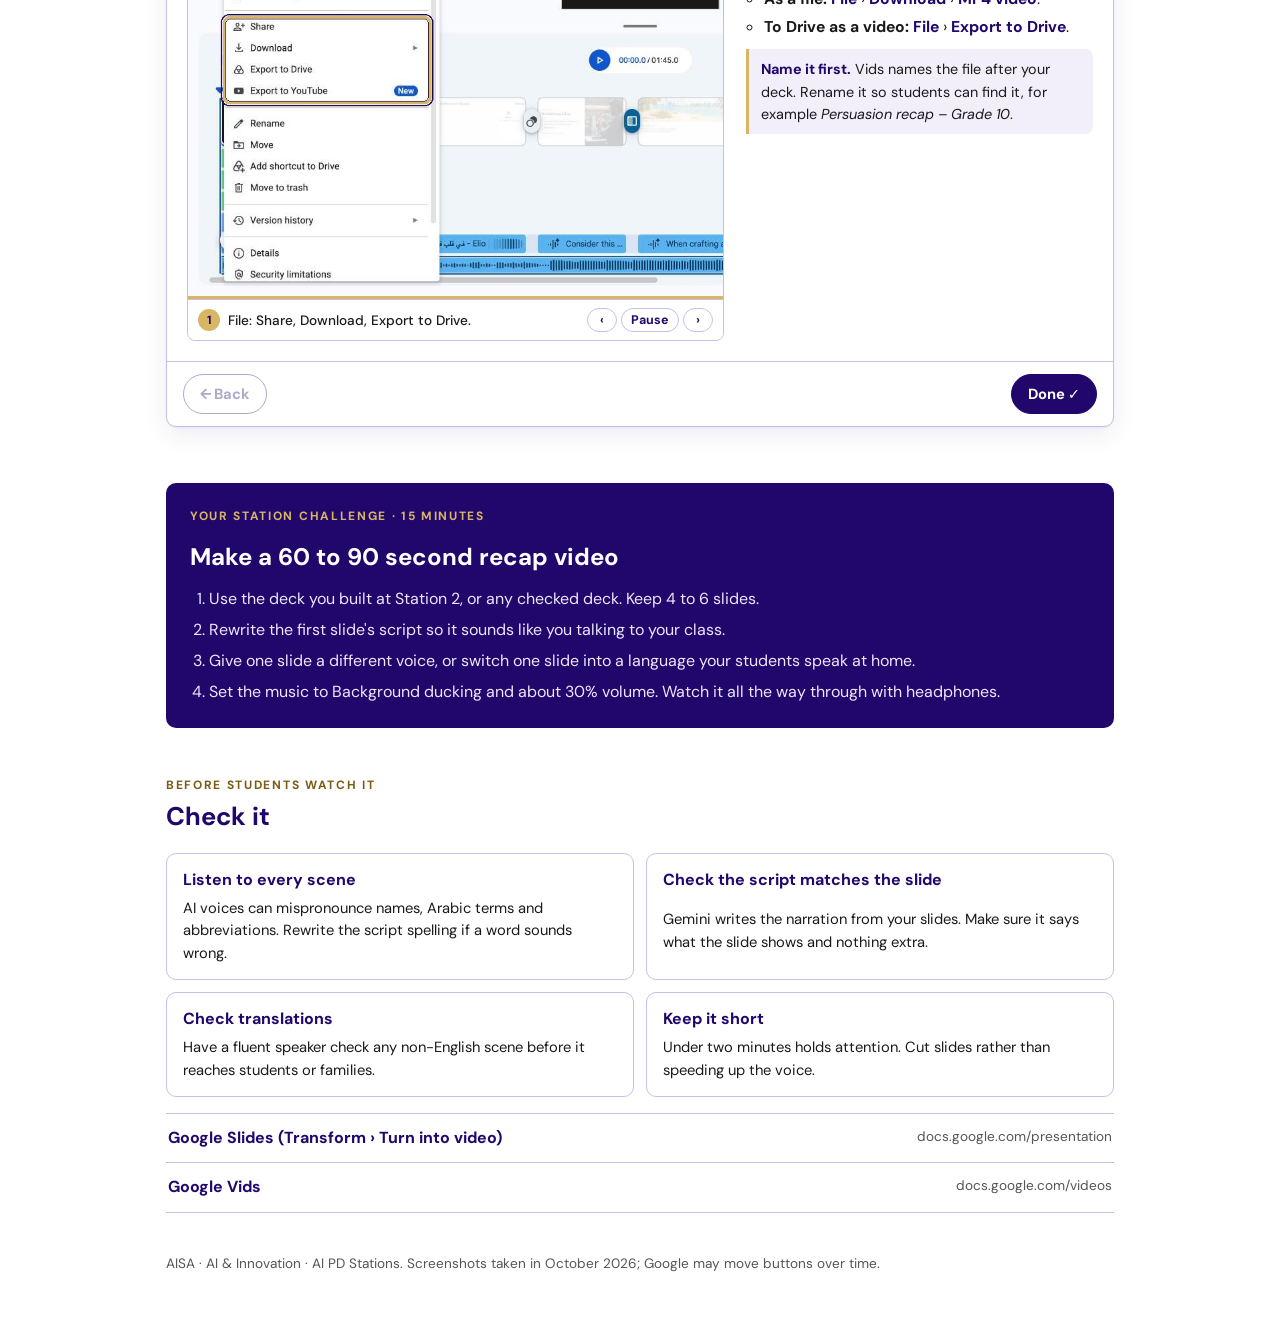
<file: Station-4-Lesson-Video/index.html>
<!doctype html><html><head><meta charset=utf8><meta name=viewport content="width=device-width,initial-scale=1,viewport-fit=cover"><style>:root{color-scheme:light;box-sizing:border-box;padding-top:env(safe-area-inset-top,0px);padding-bottom:env(safe-area-inset-bottom,0px)}html{scroll-padding-top:env(safe-area-inset-top,0px)}body{margin:0;padding:0;font:14px -apple-system,BlinkMacSystemFont,sans-serif;background:#fff;color:#000}img{max-width:100%}[hidden]:not([hidden=until-found i]){display:none!important}</style></head><body>
<title>Lesson Video Station</title>
<meta name="claude:viewport-fit-sides" content="cover">
<link rel="preconnect" href="https://fonts.googleapis.com">
<link rel="preconnect" href="https://fonts.gstatic.com" crossorigin>
<link href="https://fonts.googleapis.com/css2?family=DM+Sans:ital,opsz,wght@0,9..40,400;0,9..40,500;0,9..40,700;1,9..40,400&family=Cairo:wght@400;500;700&display=swap" rel="stylesheet">
<link rel="stylesheet" href="../shared/guide-lang.css?v=20261018b">
<script src="../shared/guide-lang.js?v=20261018b"></script>
<style>
/* Layout: purple station band, sticky tool switcher, one stepper card per tool, shared "share with students" stepper, checklist + links */
:root{
  --purple:#21076C; --gold:#D8B664; --bg:#FFFFFF; --ink:#1A1A1A; --muted:#555555;
  --tint:#F2EFFA; --line:#C8BEE8; --surface:#FFFFFF; --heading:#21076C; --gold-ink:#7A5C14;
  --band:#21076C; --band-ink:#FFFFFF; --shadow:0 1px 2px rgba(33,7,108,.06),0 8px 24px rgba(33,7,108,.08);
  --font:'DM Sans',ui-sans-serif,system-ui,-apple-system,'Segoe UI',Roboto,sans-serif;
  --r:10px;
}
@media (prefers-color-scheme: dark){:root:not([data-theme="light"]){
  --bg:#0E0920; --ink:#ECE9F7; --muted:#ABA4C8; --tint:#1C1540; --line:#3A2F6B; --surface:#150F30;
  --heading:#CFC4FF; --gold-ink:#E6C97E; --band:#21076C; --band-ink:#FFFFFF; --shadow:0 1px 2px rgba(0,0,0,.3),0 8px 24px rgba(0,0,0,.35); color-scheme:dark}}
:root[data-theme="dark"]{
  --bg:#0E0920; --ink:#ECE9F7; --muted:#ABA4C8; --tint:#1C1540; --line:#3A2F6B; --surface:#150F30;
  --heading:#CFC4FF; --gold-ink:#E6C97E; --band:#21076C; --band-ink:#FFFFFF; --shadow:0 1px 2px rgba(0,0,0,.3),0 8px 24px rgba(0,0,0,.35); color-scheme:dark}

*,*::before,*::after{box-sizing:border-box}
[hidden]{display:none!important}
body{background:var(--bg);color:var(--ink);font-family:var(--font);font-size:16px;line-height:1.55;-webkit-font-smoothing:antialiased}
a{color:var(--heading);text-underline-offset:3px}
a:focus-visible,button:focus-visible{outline:3px solid var(--gold);outline-offset:2px;border-radius:6px}
.wrap{max-width:980px;margin:0 auto;padding-left:max(16px,env(safe-area-inset-left,0px));padding-right:max(16px,env(safe-area-inset-right,0px))}
h1,h2,h3{font-weight:700;text-wrap:balance;margin:0;color:var(--heading)}
p{margin:0}
.eyebrow{font-size:.75rem;font-weight:700;letter-spacing:.14em;text-transform:uppercase;color:var(--gold-ink)}

/* Band */
.band{background:var(--band);color:var(--band-ink)}
.band .wrap{padding-block:32px 36px;display:grid;gap:14px}
.band .top{display:flex;justify-content:space-between;align-items:center;gap:12px;flex-wrap:wrap}
.mark{font-weight:700;letter-spacing:.08em;color:var(--gold)}
.sign{display:inline-flex;align-items:center;gap:8px;border:1px solid rgba(216,182,100,.6);color:var(--gold);border-radius:999px;padding:4px 12px;font-size:.78rem;font-weight:700;letter-spacing:.12em;text-transform:uppercase}
.band h1{color:#fff;font-size:clamp(2rem,6vw,3.1rem);line-height:1.05;letter-spacing:-.01em}
.band .lede{max-width:62ch;color:#E4DEFA;font-size:1.06rem}
.meta{display:flex;gap:10px 22px;flex-wrap:wrap;font-size:.9rem;color:#CFC6F2}
.meta b{color:var(--gold);font-weight:700}

/* Quick start */
.quick{margin-top:-18px;position:relative}
.quick .card{background:var(--surface);border:1px solid var(--line);border-radius:var(--r);box-shadow:var(--shadow);padding:18px 20px;display:grid;gap:12px}
.quick ol{margin:0;padding-left:1.2em;display:grid;gap:4px}
.btnrow{display:flex;flex-wrap:wrap;gap:8px}
.btn{display:inline-flex;align-items:center;gap:8px;text-decoration:none;font-weight:700;font-size:.92rem;border-radius:999px;padding:9px 16px;border:1.5px solid var(--heading);color:var(--heading);background:transparent;cursor:pointer;font-family:inherit}
.btn.primary{background:var(--purple);border-color:var(--purple);color:#fff}
:root[data-theme="dark"] .btn.primary{border-color:var(--gold)}
@media (prefers-color-scheme: dark){:root:not([data-theme="light"]) .btn.primary{border-color:var(--gold)}}
.btn .arr{font-weight:400}

/* Nav */
.nav{position:sticky;top:env(safe-area-inset-top,0px);z-index:5;background:var(--bg);border-bottom:1px solid var(--line);margin-top:28px}
.nav .wrap{display:flex;gap:6px;overflow-x:auto;padding-block:10px;scrollbar-width:none}
.nav a{flex:none;text-decoration:none;font-size:.9rem;font-weight:500;color:var(--muted);padding:7px 14px;border-radius:999px;border:1px solid transparent;white-space:nowrap}
.nav a.on{color:var(--heading);background:var(--tint);border-color:var(--line);font-weight:700}

/* Tool sections */
section.tool{padding-block:44px 8px;scroll-margin-top:64px}
.toolhead{display:grid;gap:8px;margin-bottom:18px}
.toolhead h2{font-size:clamp(1.6rem,4.4vw,2.1rem);line-height:1.15}
.toolhead p.why{max-width:66ch;color:var(--ink)}
.chips{display:flex;flex-wrap:wrap;gap:8px;margin-top:4px}
.chip{font-size:.8rem;border:1px solid var(--line);border-radius:999px;padding:3px 10px;color:var(--muted)}
.chip b{color:var(--heading)}
.chip a{font-weight:700}

/* Stepper */
.stepper{background:var(--surface);border:1px solid var(--line);border-radius:var(--r);box-shadow:var(--shadow);overflow:hidden}
.sbar{display:flex;justify-content:space-between;align-items:center;gap:12px;padding:12px 16px;border-bottom:1px solid var(--line);background:var(--tint);flex-wrap:wrap}
.count{font-size:.85rem;color:var(--muted);font-variant-numeric:tabular-nums}
.count b{color:var(--heading)}
.dots{display:flex;gap:5px;flex-wrap:wrap}
.dot{width:22px;height:6px;border-radius:3px;background:var(--line);border:0;padding:0;cursor:pointer}
.dot.on{background:var(--gold)}
.dot.done{background:var(--heading);opacity:.55}
.toggle{background:none;border:0;color:var(--heading);font:inherit;font-size:.85rem;font-weight:700;cursor:pointer;padding:4px 2px;text-decoration:underline;text-underline-offset:3px}
ol.steps{list-style:none;margin:0;padding:0}
.step{display:grid;grid-template-columns:minmax(0,1.55fr) minmax(0,1fr);gap:22px;padding:20px}
.step+.step{border-top:1px solid var(--line)}
.stepper.paged .step+.step{border-top:0}
.shot{margin:0;min-width:0}
.shot button{display:block;width:100%;padding:0;border:1px solid var(--line);border-radius:8px;overflow:hidden;cursor:zoom-in;background:var(--tint)}
.shot img{display:block;width:100%;height:auto}
.shot figcaption{font-size:.78rem;color:var(--muted);margin-top:6px}
.shot + .shot{margin-top:12px}
.txt{min-width:0;display:grid;align-content:start;gap:10px}
.num{display:inline-flex;align-items:center;justify-content:center;width:34px;height:34px;border-radius:50%;background:var(--purple);color:#fff;font-weight:700;font-size:.95rem}
.step h3{font-size:1.2rem;line-height:1.25}
.txt p,.txt li{font-size:.98rem}
.txt ul{margin:0;padding-left:1.1em;display:grid;gap:4px}
.tip{border-left:3px solid var(--gold);background:var(--tint);padding:9px 12px;border-radius:0 8px 8px 0;font-size:.9rem}
.tip b{color:var(--heading)}
.ui{font-weight:700;color:var(--heading);white-space:nowrap}
.snav{display:flex;justify-content:space-between;gap:10px;padding:12px 16px;border-top:1px solid var(--line)}
.snav[hidden]{display:none!important}
.snav .btn[disabled]{opacity:.35;cursor:default}

/* Ideas + checks */
.ideas{display:grid;grid-template-columns:repeat(3,minmax(0,1fr));gap:12px;margin-top:16px}
.idea{border:1px solid var(--line);border-radius:var(--r);padding:14px 16px;display:grid;gap:4px;align-content:start}
.idea h4{margin:0;font-size:.95rem;color:var(--heading)}
.idea p{font-size:.9rem;color:var(--ink)}
.challenge{background:var(--purple);color:#fff;border-radius:var(--r);padding:24px;display:grid;gap:12px;margin-top:48px}
.challenge h2{color:#fff;font-size:1.5rem}
.challenge .eyebrow{color:var(--gold)}
.challenge ol{margin:0;padding-left:1.2em;display:grid;gap:6px;color:#ECE7FF}
.checks{display:grid;grid-template-columns:repeat(2,minmax(0,1fr));gap:12px;margin-top:16px}
.check{border:1px solid var(--line);border-radius:var(--r);padding:14px 16px;display:grid;gap:4px;background:var(--surface)}
.check h4{margin:0;color:var(--heading);font-size:1rem}
.check p{font-size:.92rem}
.links{display:grid;gap:0;margin-top:16px;border-top:1px solid var(--line)}
.links a{display:flex;justify-content:space-between;gap:12px;padding:12px 2px;border-bottom:1px solid var(--line);text-decoration:none;color:var(--ink)}
.links a span:first-child{font-weight:700;color:var(--heading)}
.links a span:last-child{color:var(--muted);font-size:.85rem;text-align:right;overflow-wrap:anywhere}
footer{padding-block:40px 56px;color:var(--muted);font-size:.85rem}
.sect{padding-block:44px 0}
.sect h2{font-size:1.6rem}

/* Lightbox */
.lb{position:fixed;inset:0;background:rgba(10,4,30,.92);z-index:20;display:flex;align-items:center;justify-content:center;padding:max(16px,env(safe-area-inset-top,0px)) max(16px,env(safe-area-inset-right,0px)) max(16px,env(safe-area-inset-bottom,0px)) max(16px,env(safe-area-inset-left,0px));cursor:zoom-out}
.lb img{max-width:100%;max-height:100%;border-radius:8px;background:#fff}
.lb button{position:absolute;top:calc(12px + env(safe-area-inset-top,0px));right:calc(12px + env(safe-area-inset-right,0px));background:var(--gold);color:#21076C;border:0;border-radius:999px;font:700 .9rem var(--font);padding:8px 14px;cursor:pointer}

@media (max-width:760px){
  .step{grid-template-columns:1fr;gap:14px;padding:16px}
  .step .txt{order:-1}
  .ideas,.checks{grid-template-columns:1fr}
}
@media (prefers-reduced-motion:no-preference){.step.enter{animation:in .22s ease-out}@keyframes in{from{opacity:.4;transform:translateY(4px)}to{opacity:1;transform:none}}}
</style>
<style>
/* Flipbook (animated screenshot sequence) + typing mock, extending the shared station styles */
.flip{border:1px solid var(--line);border-radius:8px;overflow:hidden;background:var(--tint);display:grid}
.fstage{position:relative;aspect-ratio:var(--ar,16/10);cursor:zoom-in;background:#F1F3F8;border:0;padding:0;width:100%;display:block}
.fstage img{position:absolute;inset:0;width:100%;height:100%;object-fit:contain;opacity:0;transition:opacity .45s ease}
.fstage img.on{opacity:1}
.fbar{display:flex;align-items:center;gap:8px;padding:8px 10px;border-top:1px solid var(--line);background:var(--surface);flex-wrap:wrap}
.fnum{flex:none;display:inline-grid;place-items:center;width:22px;height:22px;border-radius:50%;background:var(--gold);color:#21076C;font-weight:700;font-size:.75rem}
.fcap{flex:1 1 160px;min-width:0;font-size:.85rem;font-weight:500;color:var(--ink)}
.fctl{display:flex;gap:4px;align-items:center}
.fctl button{background:none;border:1px solid var(--line);border-radius:999px;color:var(--heading);font:700 .78rem var(--font);padding:3px 9px;cursor:pointer;min-width:30px}
.fprog{height:3px;background:var(--line);position:relative}
.fprog i{position:absolute;left:0;top:0;bottom:0;background:var(--gold);width:0}
@media (prefers-reduced-motion:no-preference){.fprog i.run{transition:width linear}}
.fstage img{max-width:100%}
/* Vids script-row mock */
:root{--mk-bg:#FFFFFF;--mk-row:#E8EEF8;--mk-ink:#1F1F1F;--mk-sel:#B4CCF4;--mk-caret:#0B57D0;--mk-line:#0B57D0}
.vmock{background:var(--mk-bg);border:1px solid var(--line);border-radius:8px;padding:14px;display:grid;gap:10px;color:var(--mk-ink);font-family:'Google Sans',Roboto,Arial,sans-serif}
.vmock .vlab{justify-self:start;font:700 .72rem var(--font);letter-spacing:.12em;text-transform:uppercase;color:#21076C;background:#D8B664;border-radius:999px;padding:3px 10px}
.vrow{display:grid;grid-template-columns:120px minmax(0,1fr);gap:12px;align-items:start;background:var(--mk-row);border:2px solid var(--mk-line);border-radius:10px;padding:8px}
.vrow img{width:120px;border-radius:6px;display:block}
.vtext{font-size:.95rem;line-height:1.45;min-height:4.4em}
.vtext .sel{background:var(--mk-sel)}
.vcaret{display:inline-block;width:2px;height:1em;background:var(--mk-caret);vertical-align:-.12em;margin-left:1px;animation:vblink 1s steps(1) infinite}
@keyframes vblink{50%{opacity:0}}
@media (prefers-reduced-motion:reduce){.vcaret{animation:none}}

.vmock + .shot,.flip + .flip,.shot + .flip,.flip + .shot{margin-top:12px}
/* "Include AI voiceover, script, background music and animation" is wider than the text column: let button names wrap */
.txt .ui{white-space:normal}
@media (max-width:520px){.vrow{grid-template-columns:72px minmax(0,1fr)}.vrow img{width:72px}}
</style>

<header class="band">
  <div class="wrap">
    <div class="top"><span class="mark">AISA</span><span class="sign">AI PD Stations &middot; Station 4</span></div>
    <h1>Turn Your Slides into a Video</h1>
    <p class="lede">Use the Transform button in Google Slides to turn a deck into a narrated video in Google Vids, then make it yours: rewrite the script, give a slide its own voice, switch a scene into Arabic, and fix the music. The demo uses the Grade 10 English deck from Station 2.</p>
    <div class="meta"><span><b>From</b> Any Google Slides deck</span><span><b>~20 min</b> for a first video</span><span><b>Output</b> A Vids video in your Drive, or an MP4</span></div>
  </div>
</header>

<div class="wrap quick">
  <div class="card">
    <span class="eyebrow">Before you start</span>
    <ol>
      <li>Open a Google Slides deck you've already checked. A video can only be as accurate as its slides.</li>
      <li>Bring headphones so you can listen to the voiceover at your desk.</li>
      <li>Keep student names, photos and voices out of the deck and the script.</li>
    </ol>
    <div class="btnrow">
      <a class="btn primary" href="https://docs.google.com/presentation/u/0/" target="_blank" rel="noopener">Open Google Slides <span class="arr">&nearr;</span></a>
      <a class="btn" href="https://docs.google.com/videos/u/0/" target="_blank" rel="noopener">Open Google Vids <span class="arr">&nearr;</span></a>
    </div>
  </div>
</div>

<nav class="nav" aria-label="Station sections">
  <div class="wrap">
    <a href="#make" class="on">1 &middot; Make the video</a>
    <a href="#voice">2 &middot; Script, voice &amp; language</a>
    <a href="#music">3 &middot; Music &amp; volume</a>
    <a href="#share">4 &middot; Share it</a>
    <a href="#check">Check &amp; links</a>
  </div>
</nav>

<main class="wrap">

<!-- PART 1 -->
<section class="tool" id="make">
  <div class="toolhead">
    <span class="eyebrow">Part 1 &middot; Google Slides &rarr; Google Vids</span>
    <h2>Make the video with Transform</h2>
    <p class="why">One button sends your slides to Vids. Gemini writes a script for each slide, adds a voiceover, background music and simple animations, and you can edit the script before it builds anything.</p>
    <div class="chips"><span class="chip"><b>10 slides</b> became a 1 min 43 s video</span><span class="chip">Your deck isn't changed</span></div>
  </div>
  <div class="stepper">
    <ol class="steps">
      <li class="step">
        <div><figure class="shot"><button type="button"><img src="img/v_01_transform.jpg" alt="Google Slides with the Transform button on the right and the Turn into video panel open, Turn into video highlighted" loading="lazy"></button></figure></div>
        <div class="txt"><span class="num">1</span><h3>Click Transform, then Turn into video</h3><p>In your deck, click <span class="ui">Transform</span> at the bottom of the right-hand menu. The <em>Turn into video</em> panel opens. Click <span class="ui">Turn into video</span>.</p><p>Google Vids opens in a new tab.</p><div class="tip"><b>No Transform button?</b> Your account may not have Vids AI features yet. Let the AI &amp; Innovation team know.</div></div>
      </li>
      <li class="step">
        <div>
          <div class="flip" data-ms="2600" style="--ar:1500/693">
            <button type="button" class="fstage" aria-label="Enlarge the current frame">
              <img class="on" src="img/v_02a_select.jpg" data-cap="All 11 slides are ticked. Keep the AI voiceover switch on." alt="Select slides screen showing 11 out of 11 slides selected and the AI voiceover, script, music and animation switch on">
              <img src="img/v_02b_untick.jpg" data-cap="Untick slides you don't need, like an image credits slide." alt="The Image Sources slide unticked at the bottom of the list" loading="lazy">
            </button>
          </div>
        </div>
        <div class="txt"><span class="num">2</span><h3>Choose the slides</h3><p>Every slide starts ticked. Untick any you don't want in the video, such as an image credits slide or a long activity slide.</p><p>Leave <span class="ui">Include AI voiceover, script, background music and animation</span> switched on, then click <span class="ui">Next</span>.</p><div class="tip"><b>Shorter is better.</b> Aim for 4 to 8 slides. Our 10 slides made a video of almost two minutes.</div></div>
      </li>
      <li class="step">
        <div>
          <div class="vmock" dir="ltr" role="img" aria-label="Animation: the script for slide 1 is selected and replaced with a new, friendlier welcome">
            <span class="vlab" id="vlab">Gemini's script</span>
            <div class="vrow"><img src="img/v_thumb1.jpg" alt=""><div class="vtext" id="vtext"></div></div>
          </div>
          <figure class="shot"><button type="button"><img src="img/v_03_script.jpg" alt="Edit script and customize video screen with one script box per slide" loading="lazy"></button><figcaption>One script box per slide. Click any box to edit it.</figcaption></figure>
        </div>
        <div class="txt"><span class="num">3</span><h3>Read and rewrite the script</h3><p>After a few seconds Gemini writes a script for each slide. This is the easiest place to fix it, before any audio is made.</p><p>Click into a box and type over it. In our demo we replaced a formal opening with one written for our own class.</p><div class="tip"><b>Write for the ear.</b> Short sentences, your students' names for things, and no more than two or three sentences per slide.</div></div>
      </li>
      <li class="step">
        <div><figure class="shot"><button type="button"><img src="img/v_04b_narration.jpg" alt="Narration options: AI avatar and voiceover, or Voiceover only, with Create the draft video highlighted" loading="lazy"></button></figure><figure class="shot"><button type="button"><img src="img/v_04a_narrator.jpg" alt="The Narrator voice, Smooth, medium pitch, with a play button and an edit pencil" loading="lazy"></button><figcaption>Press play to hear the narrator. The pencil changes the voice for the whole video.</figcaption></figure></div>
        <div class="txt"><span class="num">4</span><h3>Choose the narration, then create</h3><p>Under <span class="ui">Narration</span>, choose <span class="ui">Voiceover only</span> or <span class="ui">AI avatar and voiceover</span>. Scroll down to hear the narrator and check <span class="ui">Animations</span> is on.</p><p>Click <span class="ui">Create the draft video</span>. It takes about a minute.</p></div>
      </li>
      <li class="step">
        <div><figure class="shot"><button type="button"><img src="img/v_05_draft.jpg" alt="The draft video in Google Vids with the Documentary music track and the voiceover clips highlighted on the timeline" loading="lazy"></button></figure></div>
        <div class="txt"><span class="num">5</span><h3>Meet your draft</h3><p>The video opens in the Vids editor. Each slide is a scene along the timeline. Underneath are:</p><ul><li><b>Green bars:</b> text that animates in.</li><li><b>A long music bar:</b> the background track.</li><li><b>One voiceover clip per scene</b>, labelled with its first words and the voice.</li></ul><p>Click <span class="ui">Play</span> at the top to watch it all the way through.</p></div>
      </li>
    </ol>
  </div>
</section>

<!-- PART 2 -->
<section class="tool" id="voice">
  <div class="toolhead">
    <span class="eyebrow">Part 2 &middot; AI voiceover panel</span>
    <h2>Change the script, the voice and the language</h2>
    <p class="why">Every scene has its own voiceover, so you can rewrite one slide, give a quotation its own voice, or switch one scene into Arabic without touching the rest.</p>
    <div class="chips"><span class="chip"><b>30+ voices</b></span><span class="chip">Arabic and 20+ other languages</span><span class="chip">Change one scene or all</span></div>
  </div>
  <div class="stepper">
    <ol class="steps">
      <li class="step">
        <div>
          <div class="flip" data-ms="2600" style="--ar:1040/633">
            <button type="button" class="fstage" aria-label="Enlarge the current frame">
              <img class="on" src="img/e_01a_clip.jpg" data-cap="Click a voiceover clip, then the voiceover icon." alt="A voiceover clip selected on the timeline with a small toolbar of three icons">
              <img src="img/e_01b_panel.jpg" data-cap="The AI voiceover panel opens on that scene." alt="AI voiceover panel showing Scene 2 of 10 with its script" loading="lazy">
            </button>
          </div>
        </div>
        <div class="txt"><span class="num">1</span><h3>Open the AI voiceover panel</h3><p>On the timeline, click the voiceover clip for the scene you want to change. A small toolbar appears. Click the first icon to open <span class="ui">AI voiceover</span>.</p><p>Or click <span class="ui">Voiceover</span> in the right-hand menu. Use the arrows next to <em>Scene 2 / 10</em> to move between scenes.</p></div>
      </li>
      <li class="step">
        <div>
          <div class="flip" data-ms="2600" style="--ar:800/633">
            <button type="button" class="fstage" aria-label="Enlarge the current frame">
              <img class="on" src="img/e_02a_select.jpg" data-cap="Select the old script." alt="Scene 2 script selected in the panel">
              <img src="img/e_02b_new.jpg" data-cap="Type the new script." alt="Scene 2 script replaced with a new sentence" loading="lazy">
            </button>
          </div>
        </div>
        <div class="txt"><span class="num">2</span><h3>Rewrite a scene's script</h3><p>Click into the script box, select the text and type your own. The scene is marked <em>Voiceover outdated</em> until you update it in step 4.</p><div class="tip"><b>Our demo:</b> <em>By the end of this video, you'll be able to spot the three persuasive appeals, explain how they make an audience feel, and judge which one works best.</em></div></div>
      </li>
      <li class="step">
        <div>
          <div class="flip" data-ms="2400" style="--ar:1440/693">
            <button type="button" class="fstage" aria-label="Enlarge the current frame">
              <img class="on" src="img/e_03a_change.jpg" data-cap="Click Change next to the voice." alt="Voiceover section showing the Nyla voice and the Change link">
              <img src="img/e_03b_list.jpg" data-cap="Press play on any voice to hear it." alt="Select a voice window listing voices such as Nyla, Elio, Knox and Jett" loading="lazy">
              <img src="img/e_03c_pick.jpg" data-cap="Click a voice, then Select." alt="Elio selected in the voice list and the Select button highlighted" loading="lazy">
              <img src="img/e_03d_elio.jpg" data-cap="This scene now uses Elio." alt="Voiceover section now showing Elio, with Update voiceover highlighted" loading="lazy">
            </button>
          </div>
        </div>
        <div class="txt"><span class="num">3</span><h3>Give this slide its own voice</h3><p>Under <span class="ui">Voiceover</span>, click <span class="ui">Change</span>. Press play to preview voices, click the one you want, then <span class="ui">Select</span>.</p><p>With <span class="ui">Current scene</span> selected, the new voice applies to this slide only.</p><div class="tip"><b>Use it for a reason.</b> A second voice works well for a quotation, a counter-argument, or a "student" asking a question.</div></div>
      </li>
      <li class="step">
        <div>
          <div class="flip" data-ms="2600" style="--ar:1040/633">
            <button type="button" class="fstage" aria-label="Enlarge the current frame">
              <img class="on" src="img/e_04a_replace.jpg" data-cap="Click Update voiceover, then Replace." alt="Replace existing voiceover dialog with the Replace button highlighted">
              <img src="img/e_04b_done.jpg" data-cap="Scene 1: Narrator. Scene 2: Elio." alt="Timeline showing Welcome, Grade 10 by Narrator and By the end by Elio" loading="lazy">
            </button>
          </div>
        </div>
        <div class="txt"><span class="num">4</span><h3>Update the voiceover</h3><p>Click <span class="ui">Update voiceover</span>, then <span class="ui">Replace</span>. After a few seconds <em>Voiceovers were successfully replaced</em> appears and the clip on the timeline shows the new script and voice.</p><div class="tip"><b>One scene or all?</b> <span class="ui">Current scene</span> changes one slide. <span class="ui">All scenes</span> shows every script and has <span class="ui">Update all voiceovers</span>. Use it when you want one voice for the whole video.</div></div>
      </li>
      <li class="step">
        <div>
          <figure class="shot"><button type="button"><img src="img/e_05a_langs.jpg" alt="Language list: conversational voices support English, Spanish, Arabic, Hindi, French and others" loading="lazy"></button><figcaption>Click the globe next to <em>Voiceover</em> to see the supported languages.</figcaption></figure>
          <div class="flip" data-ms="2600" style="--ar:800/633">
            <button type="button" class="fstage" aria-label="Enlarge the current frame">
              <img class="on" src="img/e_05b_english.jpg" data-cap="The scene's English script." alt="Scene 3 script in English">
              <img src="img/e_05c_arabic.jpg" data-cap="Replace it with the Arabic version." alt="Scene 3 script replaced with Arabic text" loading="lazy">
            </button>
          </div>
        </div>
        <div class="txt"><span class="num">5</span><h3>Switch a scene into Arabic</h3><p>The voice speaks whatever language the script is written in. To change the language:</p><ul><li>Translate the script, for example with <span class="ui">Translate text</span> in the Classroom Gemini tab (Station 1).</li><li>Paste the translation over the English script.</li><li>Click <span class="ui">Update voiceover</span> &rsaquo; <span class="ui">Replace</span>.</li></ul><div class="tip"><b>Get a second listener.</b> Ask an Arabic-speaking colleague to check the translation and how the voice says it. The text on the slide itself stays in English unless you change it.</div></div>
      </li>
    </ol>
  </div>
</section>

<!-- PART 3 -->
<section class="tool" id="music">
  <div class="toolhead">
    <span class="eyebrow">Part 3 &middot; Sound</span>
    <h2>Change the music or turn it down</h2>
    <p class="why">The draft comes with a stock music track that can compete with the voice. Turn it down, make it duck under the narration, or create a new track that fits your subject.</p>
    <div class="chips"><span class="chip"><b>Volume</b> per track</span><span class="chip">Automatic ducking</span><span class="chip">Generate new music</span></div>
  </div>
  <div class="stepper">
    <ol class="steps">
      <li class="step">
        <div>
          <div class="flip" data-ms="2400" style="--ar:1040/633">
            <button type="button" class="fstage" aria-label="Enlarge the current frame">
              <img class="on" src="img/m_01a_track.jpg" data-cap="Click the music bar, then the speaker icon." alt="The music track selected with a speaker icon above it">
              <img src="img/m_01b_65.jpg" data-cap="The Sound panel: volume starts at 65%." alt="Sound panel with Volume at 65 percent" loading="lazy">
              <img src="img/m_01c_30.jpg" data-cap="Type 30 and press Enter." alt="Sound panel with Volume at 30 percent" loading="lazy">
            </button>
          </div>
        </div>
        <div class="txt"><span class="num">1</span><h3>Lower the music volume</h3><p>Click the long music bar at the bottom of the timeline, then the speaker icon that appears. In the <span class="ui">Sound</span> panel, drag the <span class="ui">Volume</span> slider or type a number and press <b>Enter</b>.</p><div class="tip"><b>Try 20 to 30%.</b> Students should hear the music start, then forget about it. Tick <span class="ui">Mute</span> to remove it completely.</div></div>
      </li>
      <li class="step">
        <div><figure class="shot"><button type="button"><img src="img/m_02_duck.jpg" alt="Automatic ducking options with Background selected: lower the volume of this clip while narrative clips play" loading="lazy"></button></figure></div>
        <div class="txt"><span class="num">2</span><h3>Let it duck under the voice</h3><p>Scroll down the Sound panel to <span class="ui">Automatic ducking</span>. For music, choose <span class="ui">Background</span>: the music dips whenever the voiceover speaks and comes back up in the gaps.</p><p>The draft music in our demo already had Background set. Music you add yourself may not, so check this every time.</p></div>
      </li>
      <li class="step">
        <div>
          <div class="flip" data-ms="2600" style="--ar:800/633">
            <button type="button" class="fstage" aria-label="Enlarge the current frame">
              <img class="on" src="img/m_03a_panel.jpg" data-cap="Click Music in the right-hand menu." alt="Generate a song panel open, with the Music button highlighted">
              <img src="img/m_03b_instr.jpg" data-cap="Open the settings and switch on Instrumental." alt="Settings menu with Duration Full and the Instrumental switch on" loading="lazy">
              <img src="img/m_03c_prompt.jpg" data-cap="Describe the music, then Generate." alt="Music description typed in and the Generate button highlighted" loading="lazy">
              <img src="img/m_03d_result.jpg" data-cap="Play it. Insert it, or Recreate for another try." alt="A generated 2 minute 59 second track with Insert and Recreate" loading="lazy">
            </button>
          </div>
        </div>
        <div class="txt"><span class="num">3</span><h3>Create new music</h3><p>Click <span class="ui">Music</span> in the right-hand menu. Describe the mood and instruments, open the settings to switch on <span class="ui">Instrumental</span>, and click <span class="ui">Generate</span>.</p><div class="tip"><b>Our demo prompt:</b> <em>Calm, focused background music for a high school English lesson video. Soft piano and light strings, steady tempo, nothing distracting.</em></div><p>Press play to listen. If it's wrong, click <span class="ui">Recreate</span>.</p></div>
      </li>
      <li class="step">
        <div>
          <div class="flip" data-ms="2500" style="--ar:1040/633">
            <button type="button" class="fstage" aria-label="Enlarge the current frame">
              <img class="on" src="img/m_04a_nomusic.jpg" data-cap="Delete the old music: click it and press Delete." alt="Timeline with the old music track removed">
              <img src="img/m_04b_inserted.jpg" data-cap="Playhead at 0:00, then Insert. The new track starts at the beginning." alt="New music track inserted along the bottom of the timeline from the start" loading="lazy">
              <img src="img/m_04c_duckoff.jpg" data-cap="New music has ducking Off..." alt="Automatic ducking set to Off for the new track" loading="lazy">
              <img src="img/m_04d_duckbg.jpg" data-cap="...so choose Background." alt="Automatic ducking set to Background" loading="lazy">
              <img src="img/m_04e_100.jpg" data-cap="New music plays at 100%..." alt="Volume at 100 percent" loading="lazy">
              <img src="img/m_04f_30.jpg" data-cap="...so turn it down to 30%." alt="Volume at 30 percent" loading="lazy">
            </button>
          </div>
        </div>
        <div class="txt"><span class="num">4</span><h3>Swap the old music for the new</h3><ol style="margin:0;padding-inline-start:1.1em;display:grid;gap:4px"><li>Click the old music bar and press <b>Delete</b>.</li><li>Click the time under the preview so the playhead jumps to <em>00:00.0</em>.</li><li>In the Music panel, click <span class="ui">Insert</span>.</li><li>Click the new bar, then the speaker icon. Set ducking to <span class="ui">Background</span> and volume to about 30%.</li></ol><div class="tip"><b>Watch the playhead.</b> <span class="ui">Insert</span> puts the music wherever the playhead is. If it lands halfway through, press <b>Ctrl+Z</b> and try again.</div></div>
      </li>
    </ol>
  </div>
</section>

<!-- PART 4 -->
<section class="tool" id="share">
  <div class="toolhead">
    <span class="eyebrow">Part 4 &middot; Share</span>
    <h2>Get it to your students</h2>
    <p class="why">The video saves itself to your Drive as a Vids file. Share it like any Drive file, or download an MP4.</p>
  </div>
  <div class="stepper">
    <ol class="steps">
      <li class="step">
        <div>
          <div class="flip" data-ms="2600" style="--ar:800/693">
            <button type="button" class="fstage" aria-label="Enlarge the current frame">
              <img class="on" src="img/s_01a_file.jpg" data-cap="File: Share, Download, Export to Drive." alt="Vids File menu with Share, Download, Export to Drive and Export to YouTube highlighted">
              <img src="img/s_01b_download.jpg" data-cap="Download as an MP4 video or a GIF." alt="Download submenu with MP4 video and GIF animation" loading="lazy">
            </button>
          </div>
        </div>
        <div class="txt"><span class="num">1</span><h3>Share or download</h3><ul><li><b>In Classroom:</b> attach the Vids file from Drive to a Material or Assignment, like a Doc or Slides.</li><li><b>As a file:</b> <span class="ui">File</span> &rsaquo; <span class="ui">Download</span> &rsaquo; <span class="ui">MP4 video</span>.</li><li><b>To Drive as a video:</b> <span class="ui">File</span> &rsaquo; <span class="ui">Export to Drive</span>.</li></ul><div class="tip"><b>Name it first.</b> Vids names the file after your deck. Rename it so students can find it, for example <em>Persuasion recap &ndash; Grade 10</em>.</div></div>
      </li>
    </ol>
  </div>
</section>

<section class="challenge" aria-labelledby="ch">
  <span class="eyebrow">Your station challenge &middot; 15 minutes</span>
  <h2 id="ch">Make a 60 to 90 second recap video</h2>
  <ol>
    <li>Use the deck you built at Station 2, or any checked deck. Keep 4 to 6 slides.</li>
    <li>Rewrite the first slide's script so it sounds like you talking to your class.</li>
    <li>Give one slide a different voice, or switch one slide into a language your students speak at home.</li>
    <li>Set the music to Background ducking and about 30% volume. Watch it all the way through with headphones.</li>
  </ol>
</section>

<section class="sect" id="check">
  <span class="eyebrow">Before students watch it</span>
  <h2>Check it</h2>
  <div class="checks">
    <div class="check"><h4>Listen to every scene</h4><p>AI voices can mispronounce names, Arabic terms and abbreviations. Rewrite the script spelling if a word sounds wrong.</p></div>
    <div class="check"><h4>Check the script matches the slide</h4><p>Gemini writes the narration from your slides. Make sure it says what the slide shows and nothing extra.</p></div>
    <div class="check"><h4>Check translations</h4><p>Have a fluent speaker check any non-English scene before it reaches students or families.</p></div>
    <div class="check"><h4>Keep it short</h4><p>Under two minutes holds attention. Cut slides rather than speeding up the voice.</p></div>
  </div>

  <div class="links">
    <a href="https://docs.google.com/presentation/u/0/" target="_blank" rel="noopener"><span>Google Slides (Transform &rsaquo; Turn into video)</span><span>docs.google.com/presentation</span></a>
    <a href="https://docs.google.com/videos/u/0/" target="_blank" rel="noopener"><span>Google Vids</span><span>docs.google.com/videos</span></a>
  </div>
</section>

<footer>AISA &middot; AI &amp; Innovation &middot; AI PD Stations. Screenshots taken in October 2026; Google may move buttons over time.</footer>
</main>

<div class="lb" id="lb" hidden><button type="button" id="lbclose">Close</button><img id="lbimg" alt=""></div>

<script src="ar.js?v=20261018b"></script>

<script>
// Flipbooks: cycle real screenshots with a caption, step counter and controls
(function(){
  var reduce = window.matchMedia && matchMedia('(prefers-reduced-motion: reduce)').matches;
  document.querySelectorAll('.flip').forEach(function(f){
    var stage=f.querySelector('.fstage'), imgs=[].slice.call(stage.querySelectorAll('img')), ms=+f.dataset.ms||2500, i=0, timer=null, paused=reduce, hover=false;
    var prog=document.createElement('div'); prog.className='fprog'; var bar=document.createElement('i'); prog.appendChild(bar);
    var fb=document.createElement('div'); fb.className='fbar';
    var num=document.createElement('span'); num.className='fnum';
    var cap=document.createElement('span'); cap.className='fcap'; cap.setAttribute('aria-live','polite');
    var ctl=document.createElement('span'); ctl.className='fctl';
    function mk(t,l){var b=document.createElement('button');b.type='button';b.textContent=t;b.setAttribute('aria-label',l);ctl.appendChild(b);return b}
    var PLAY=GL.t('Play','تشغيل'), PAUSE=GL.t('Pause','إيقاف مؤقت');
    // The control row is mirrored in Arabic, so the arrows swap too
    var prev=mk(GL.t('‹','›'),GL.t('Previous frame','الإطار السابق')), pp=mk(paused?PLAY:PAUSE,GL.t('Play or pause','تشغيل أو إيقاف مؤقت')), next=mk(GL.t('›','‹'),GL.t('Next frame','الإطار التالي'));
    fb.append(num,cap,ctl); f.append(prog,fb);
    function show(k){ i=(k+imgs.length)%imgs.length; imgs.forEach(function(im,n){im.classList.toggle('on',n===i)}); num.textContent=i+1; cap.textContent=imgs[i].dataset.cap||''; run(); }
    function run(){ clearTimeout(timer); bar.classList.remove('run'); bar.style.transitionDuration='0ms'; bar.style.width='0';
      if(paused||hover) return; void bar.offsetWidth; bar.classList.add('run'); bar.style.transitionDuration=ms+'ms'; bar.style.width='100%';
      timer=setTimeout(function(){show(i+1)},ms); }
    prev.onclick=function(){show(i-1)}; next.onclick=function(){show(i+1)};
    pp.onclick=function(){paused=!paused; pp.textContent=paused?PLAY:PAUSE; run();};
    f.addEventListener('mouseenter',function(){hover=true;run()}); f.addEventListener('mouseleave',function(){hover=false;run()});
    stage.addEventListener('click',function(){var lb=document.getElementById('lb'),li=document.getElementById('lbimg');li.src=imgs[i].src;li.alt=imgs[i].alt;lb.hidden=false;document.getElementById('lbclose').focus();});
    show(0);
  });
})();
// Typing mock: select Gemini's script, replace with the teacher's version
(function(){
  var t=document.getElementById('vtext'), lab=document.getElementById('vlab'); if(!t) return;
  var OLD='Welcome to our deep dive into the art of persuasion. Today, we’ll explore how to master rhetorical strategies by analyzing ethos, pathos, and logos in communication.';
  var NEW='Welcome, Grade 10! Today we’re finding out how great speakers win people over, using three tools: ethos, pathos and logos.';
  function esc(s){return s.replace(/&/g,'&amp;').replace(/</g,'&lt;')}
  function set(html){t.innerHTML=html}
  if(window.matchMedia && matchMedia('(prefers-reduced-motion: reduce)').matches){ set(esc(NEW)); lab.textContent=GL.t('Your script','نصك'); return; }
  function wait(ms){return new Promise(function(r){setTimeout(r,ms)})}
  (async function loop(){ for(;;){
    lab.textContent=GL.t('Gemini’s script','نص Gemini'); set(esc(OLD)+'<span class="vcaret"></span>'); await wait(1800);
    lab.textContent=GL.t('Select it','حدّده'); set('<span class="sel">'+esc(OLD)+'</span>'); await wait(1100);
    lab.textContent=GL.t('Type your own','اكتب نصك'); for(var k=1;k<=NEW.length;k++){ set(esc(NEW.slice(0,k))+'<span class="vcaret"></span>'); await wait(38); }
    lab.textContent=GL.t('Your script','نصك'); await wait(3000);
  }})();
})();
</script>
<script>
(function(){
  // Steppers: show one step at a time with Back / Next, or all steps.
  document.querySelectorAll('.stepper').forEach(function(sp){
    var steps=[].slice.call(sp.querySelectorAll('.step')); if(!steps.length) return;
    var i=0, all=false;
    var bar=document.createElement('div'); bar.className='sbar';
    var count=document.createElement('span'); count.className='count';
    var dots=document.createElement('div'); dots.className='dots';
    var tog=document.createElement('button'); tog.type='button'; tog.className='toggle';
    steps.forEach(function(s,k){var d=document.createElement('button');d.type='button';d.className='dot';d.setAttribute('aria-label',GL.t('Go to step ','انتقل إلى الخطوة ')+(k+1));d.onclick=function(){go(k)};dots.appendChild(d)});
    bar.append(count,dots,tog); sp.prepend(bar);
    var nav=document.createElement('div'); nav.className='snav';
    var back=document.createElement('button'); back.type='button'; back.className='btn'; back.textContent=GL.t('← Back','→ السابق');
    var next=document.createElement('button'); next.type='button'; next.className='btn primary';
    nav.append(back,next); sp.append(nav);
    back.onclick=function(){go(i-1)}; next.onclick=function(){ if(i<steps.length-1) go(i+1); else { var nx=sp.closest('section').nextElementSibling; if(nx) nx.scrollIntoView({behavior:'smooth'}); } };
    tog.onclick=function(){all=!all;render()};
    function go(k){ if(k<0||k>=steps.length) return; i=k; render(); steps[i].classList.remove('enter'); void steps[i].offsetWidth; steps[i].classList.add('enter');
      var r=sp.getBoundingClientRect(); if(r.top<0) sp.scrollIntoView({behavior:'smooth',block:'start'}); }
    function render(){
      sp.classList.toggle('paged',!all);
      steps.forEach(function(s,k){s.hidden=!all&&k!==i});
      [].forEach.call(dots.children,function(d,k){d.className='dot'+(k===i?' on':k<i?' done':'')});
      dots.hidden=all; nav.hidden=all;
      count.innerHTML=all?GL.t('<b>'+steps.length+' steps</b>','عدد الخطوات: <b>'+steps.length+'</b>'):GL.t('Step <b>'+(i+1)+'</b> of '+steps.length,'الخطوة <b>'+(i+1)+'</b> من '+steps.length);
      tog.textContent=all?GL.t('Show one step at a time','عرض خطوة واحدة في كل مرة'):GL.t('Show all steps','عرض كل الخطوات');
      back.disabled=i===0;
      next.textContent=i===steps.length-1?GL.t('Done ✓','تم ✓'):GL.t('Next →','التالي ←');
    }
    render();
  });

  // Lightbox for screenshots
  var lb=document.getElementById('lb'), lbimg=document.getElementById('lbimg');
  document.querySelectorAll('.shot button').forEach(function(b){
    var img=b.querySelector('img'); b.setAttribute('aria-label',GL.t('Enlarge: ','تكبير: ')+img.alt);
    b.onclick=function(){lbimg.src=img.src;lbimg.alt=img.alt;lb.hidden=false;document.getElementById('lbclose').focus()};
  });
  function close(){lb.hidden=true}
  lb.onclick=close; document.addEventListener('keydown',function(e){if(e.key==='Escape')close()});

  // Highlight current section in the sticky nav
  var links=[].slice.call(document.querySelectorAll('.nav a'));
  var secs=links.map(function(a){return document.querySelector(a.getAttribute('href'))});
  function spy(){var y=window.scrollY+120, cur=0; secs.forEach(function(s,k){if(s&&s.offsetTop<=y)cur=k});
    links.forEach(function(a,k){a.classList.toggle('on',k===cur)});}
  window.addEventListener('scroll',spy,{passive:true}); spy();
})();
</script>

</body></html>
</file>
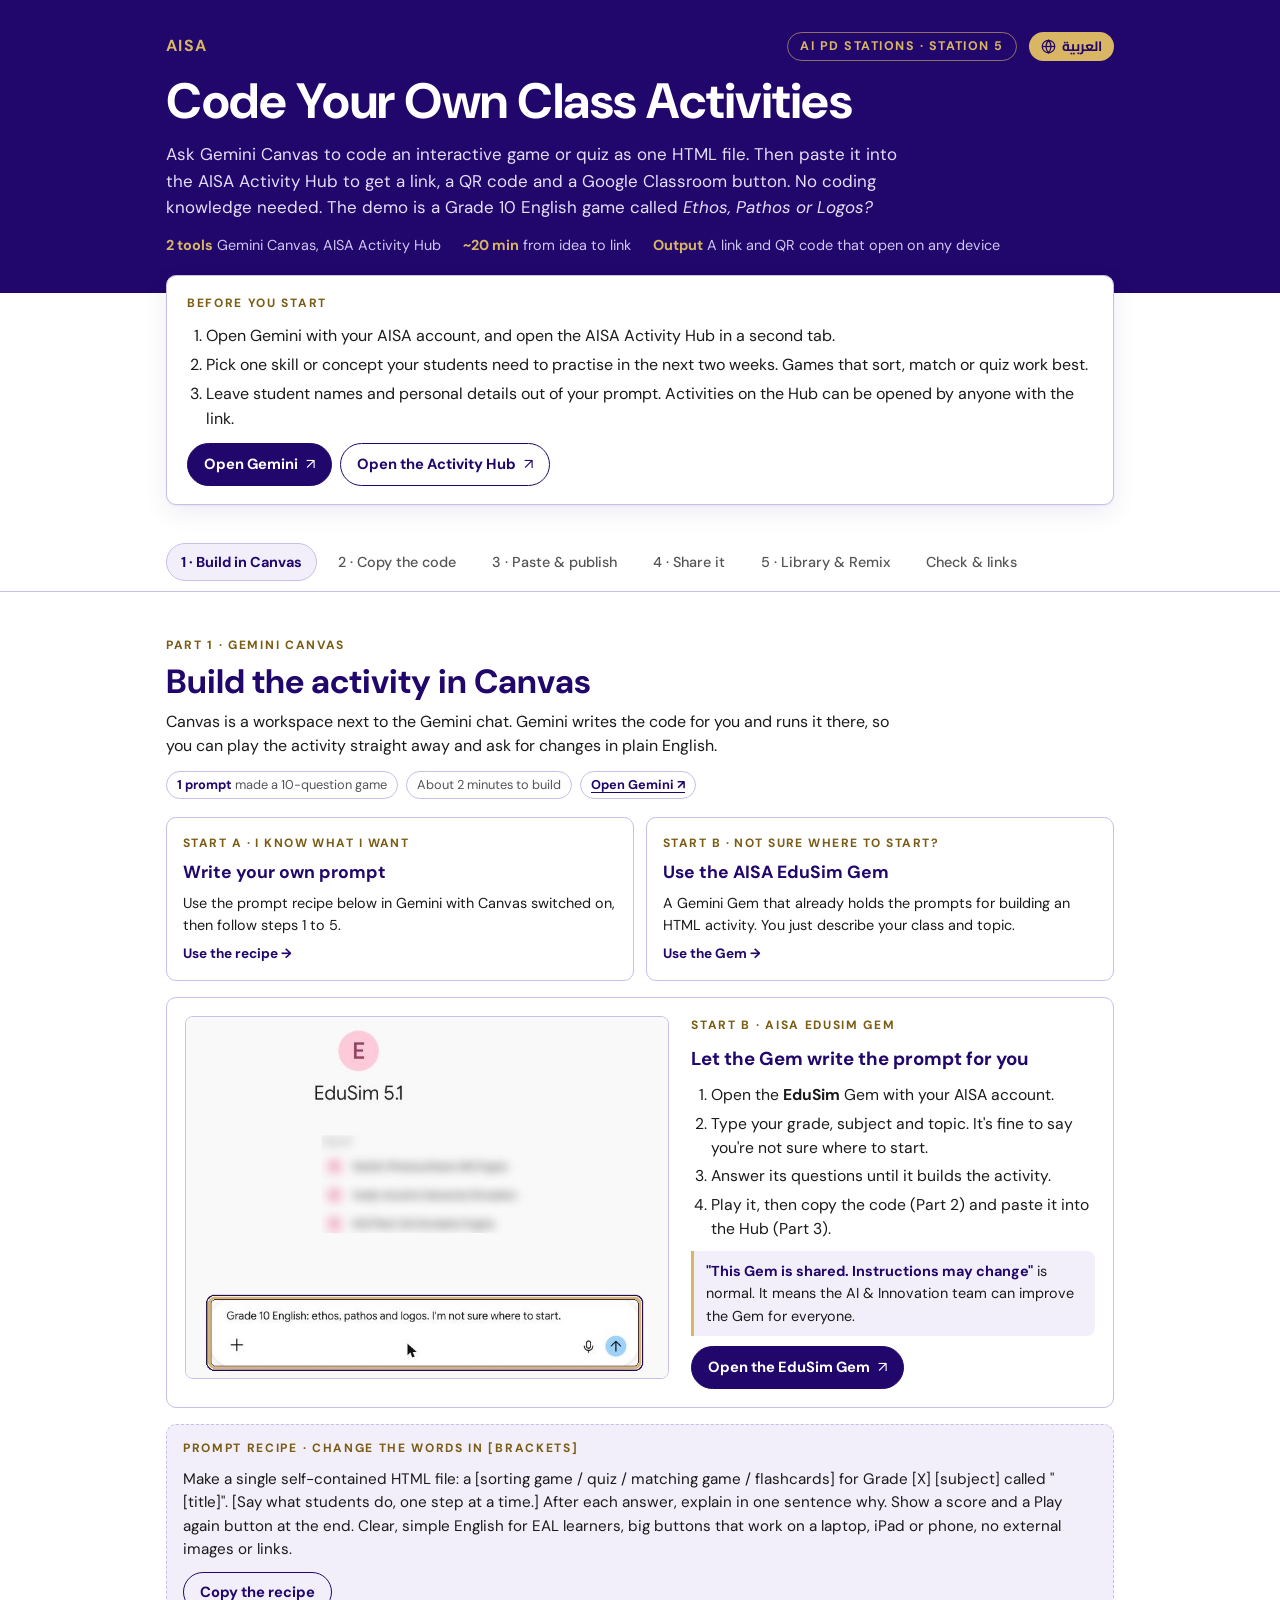
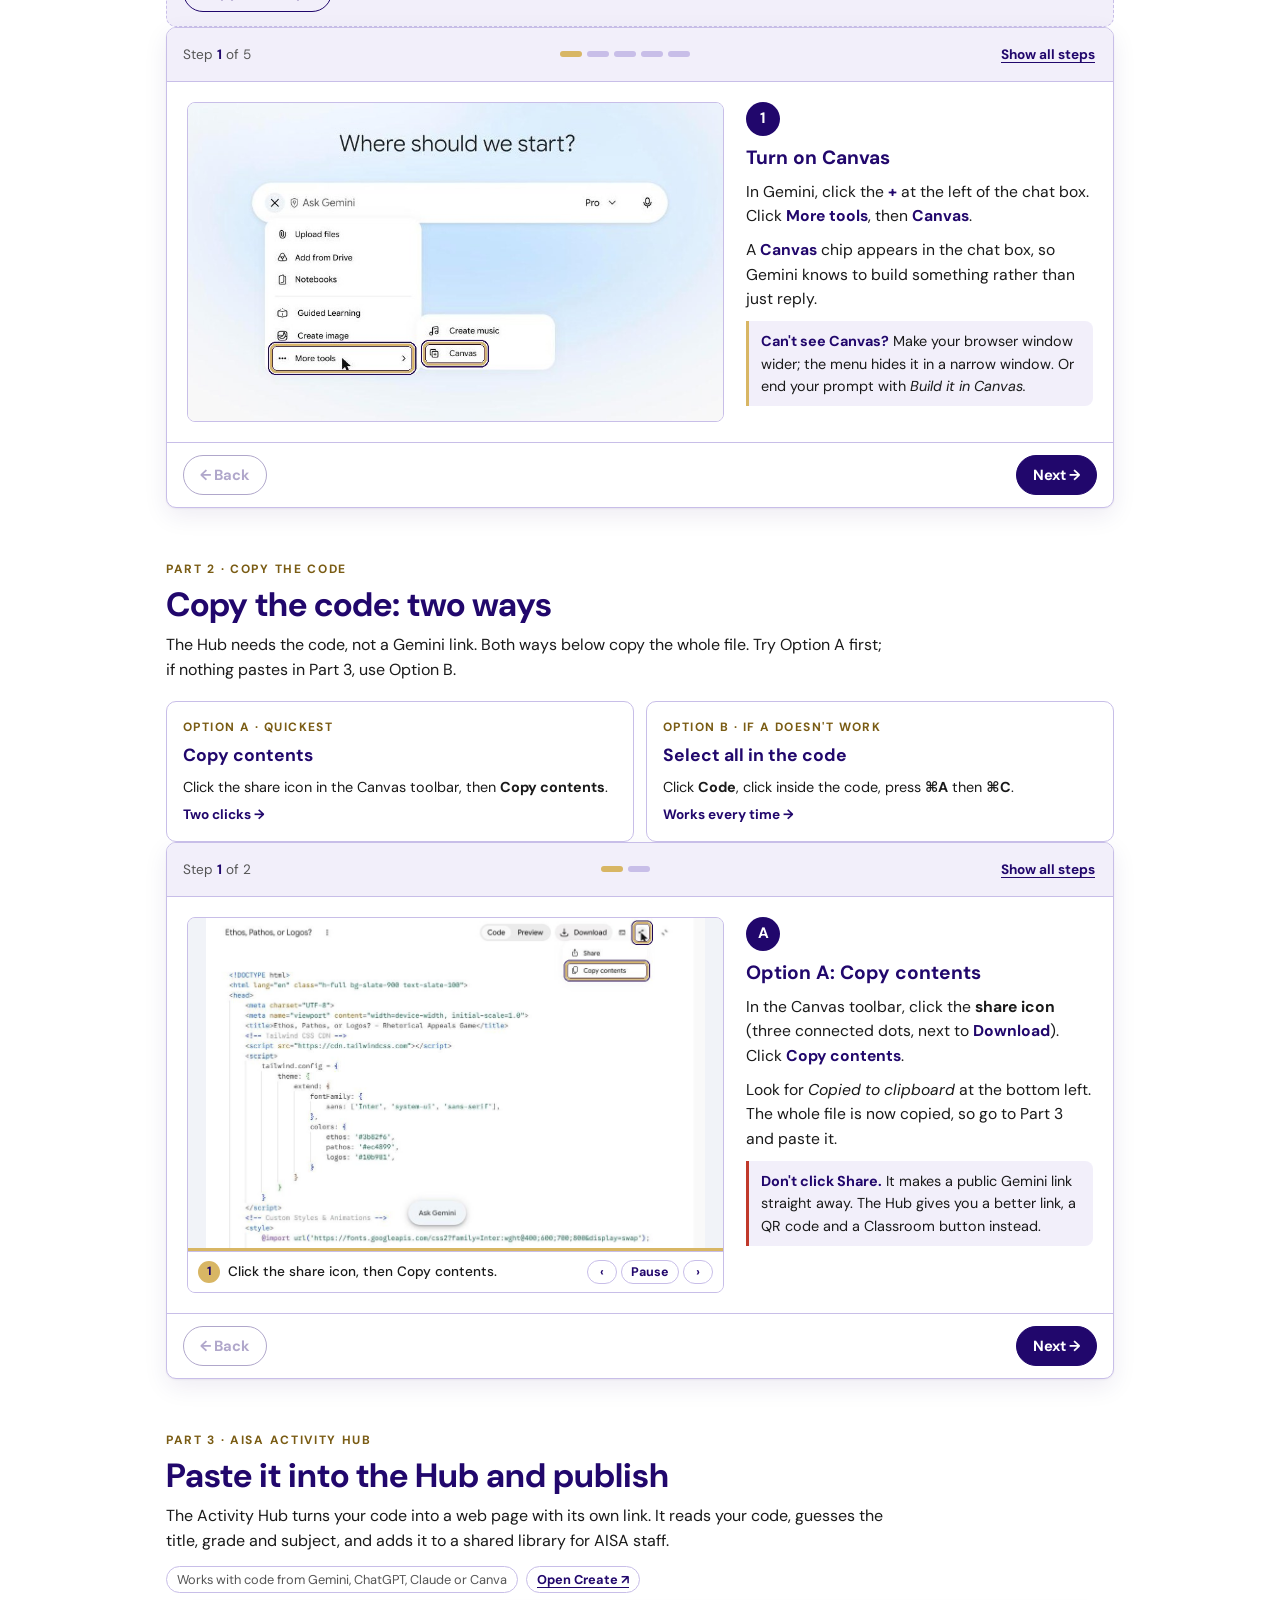
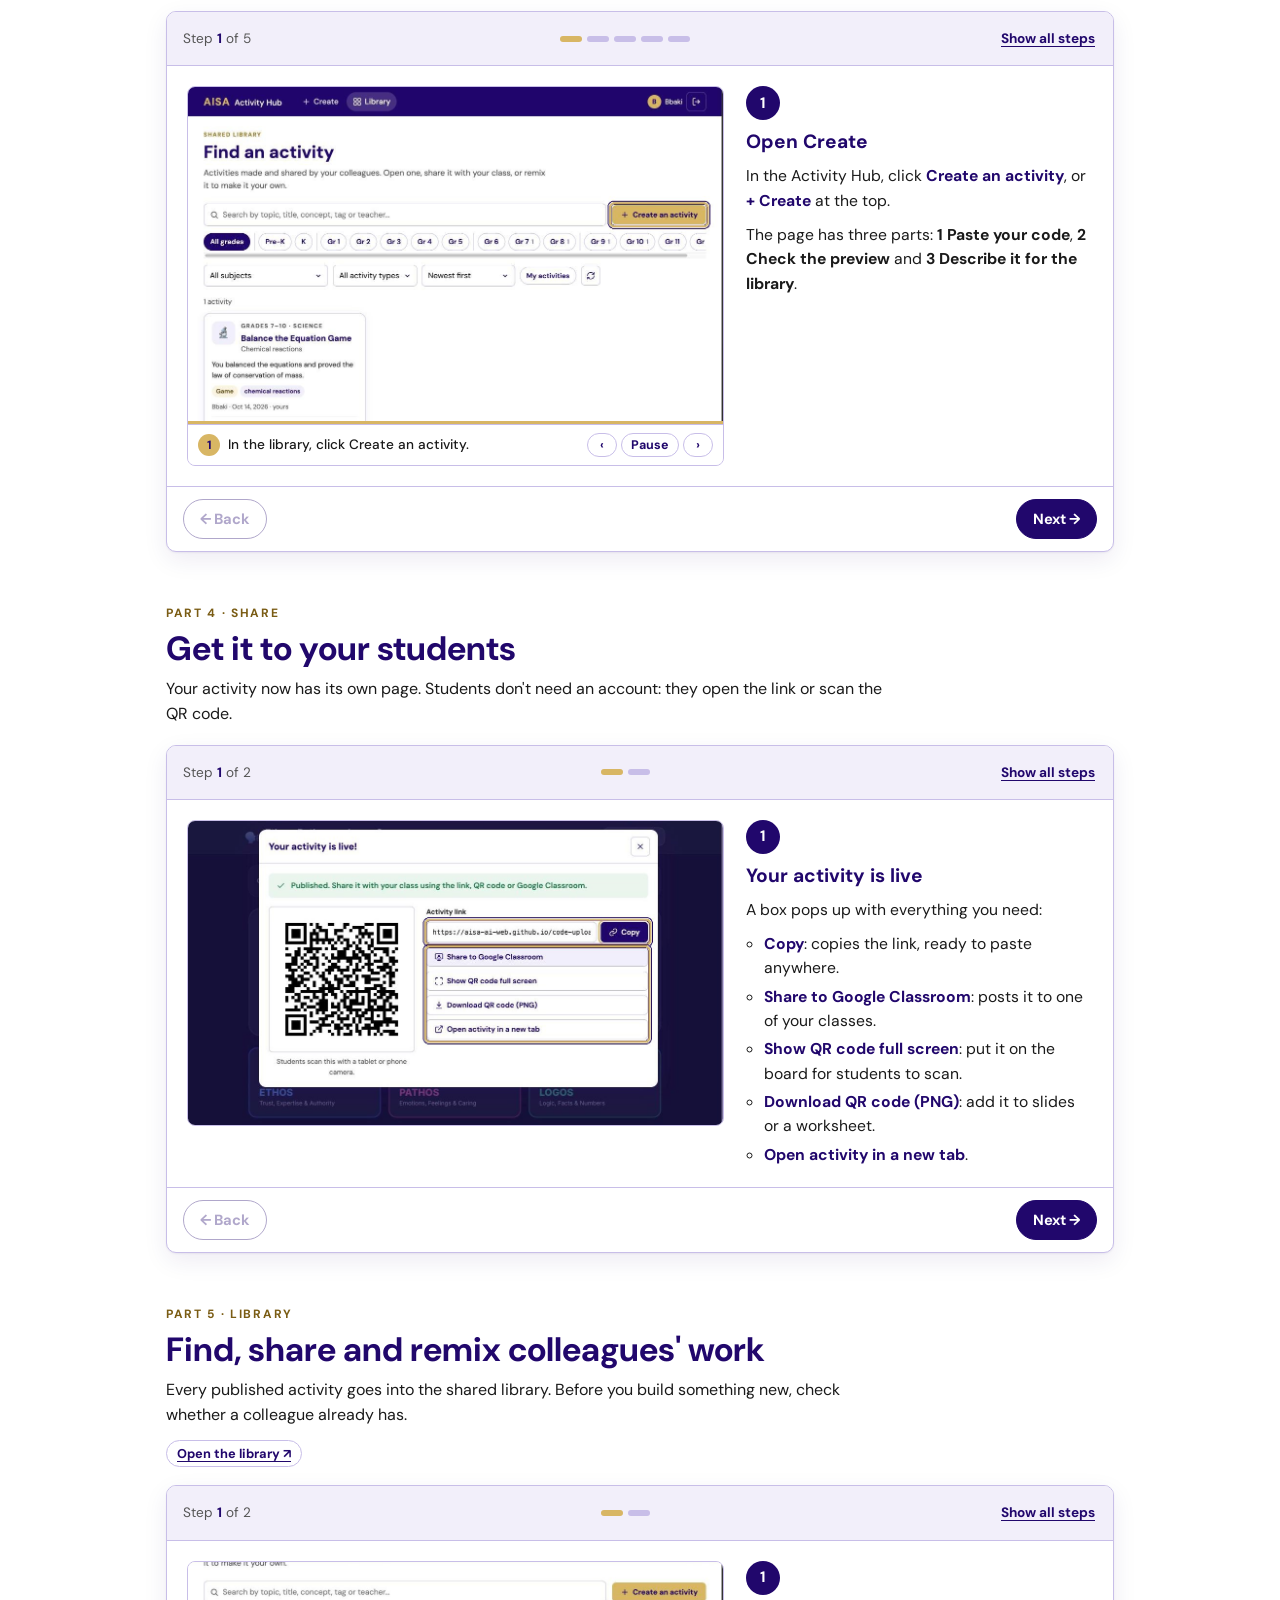
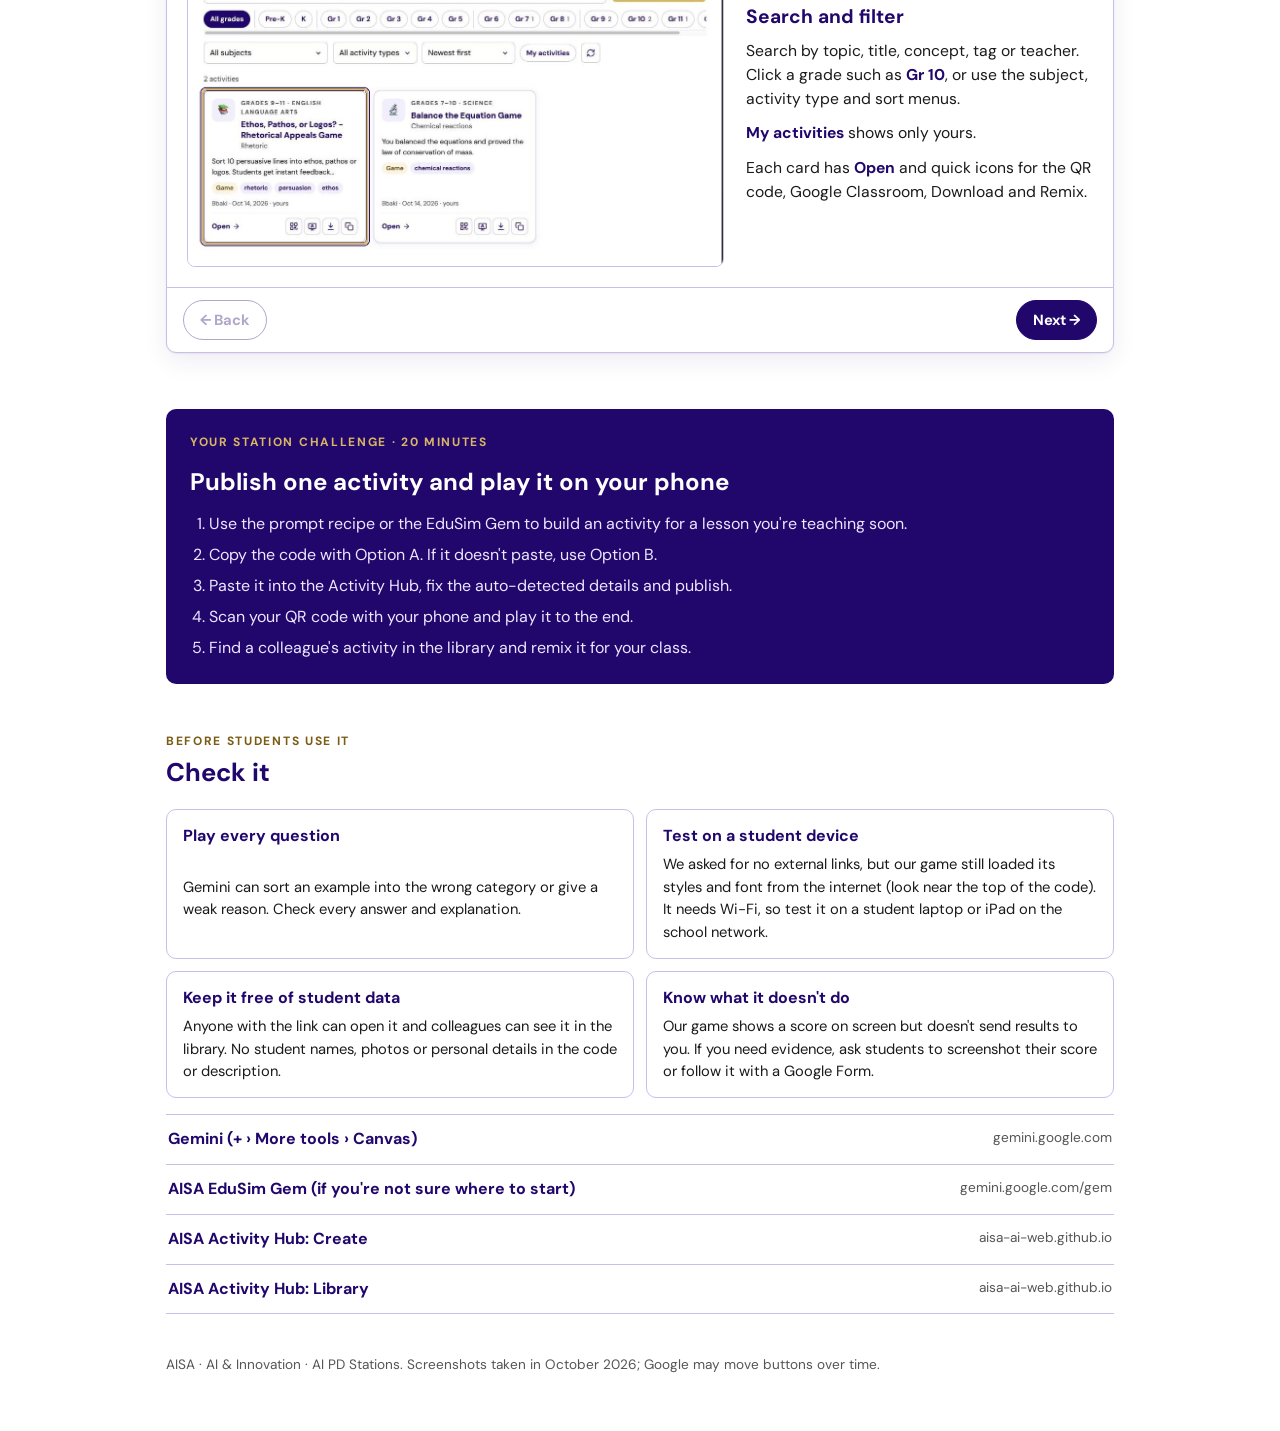
<file: Station-5-Coding-Activities/index.html>
<!doctype html><html><head><meta charset=utf8><meta name=viewport content="width=device-width,initial-scale=1,viewport-fit=cover"><style>:root{color-scheme:light;box-sizing:border-box;padding-top:env(safe-area-inset-top,0px);padding-bottom:env(safe-area-inset-bottom,0px)}html{scroll-padding-top:env(safe-area-inset-top,0px)}body{margin:0;padding:0;font:14px -apple-system,BlinkMacSystemFont,sans-serif;background:#fff;color:#000}img{max-width:100%}[hidden]:not([hidden=until-found i]){display:none!important}</style></head><body>
<title>Coding Activities Station</title>
<meta name="claude:viewport-fit-sides" content="cover">
<link rel="preconnect" href="https://fonts.googleapis.com">
<link rel="preconnect" href="https://fonts.gstatic.com" crossorigin>
<link href="https://fonts.googleapis.com/css2?family=DM+Sans:ital,opsz,wght@0,9..40,400;0,9..40,500;0,9..40,700;1,9..40,400&family=Cairo:wght@400;500;700&display=swap" rel="stylesheet">
<link rel="stylesheet" href="../shared/guide-lang.css?v=20261018b">
<script src="../shared/guide-lang.js?v=20261018b"></script>
<style>
/* Layout: purple station band, sticky tool switcher, one stepper card per tool, shared "share with students" stepper, checklist + links */
:root{
  --purple:#21076C; --gold:#D8B664; --bg:#FFFFFF; --ink:#1A1A1A; --muted:#555555;
  --tint:#F2EFFA; --line:#C8BEE8; --surface:#FFFFFF; --heading:#21076C; --gold-ink:#7A5C14;
  --band:#21076C; --band-ink:#FFFFFF; --shadow:0 1px 2px rgba(33,7,108,.06),0 8px 24px rgba(33,7,108,.08);
  --font:'DM Sans',ui-sans-serif,system-ui,-apple-system,'Segoe UI',Roboto,sans-serif;
  --r:10px;
}
@media (prefers-color-scheme: dark){:root:not([data-theme="light"]){
  --bg:#0E0920; --ink:#ECE9F7; --muted:#ABA4C8; --tint:#1C1540; --line:#3A2F6B; --surface:#150F30;
  --heading:#CFC4FF; --gold-ink:#E6C97E; --band:#21076C; --band-ink:#FFFFFF; --shadow:0 1px 2px rgba(0,0,0,.3),0 8px 24px rgba(0,0,0,.35); color-scheme:dark}}
:root[data-theme="dark"]{
  --bg:#0E0920; --ink:#ECE9F7; --muted:#ABA4C8; --tint:#1C1540; --line:#3A2F6B; --surface:#150F30;
  --heading:#CFC4FF; --gold-ink:#E6C97E; --band:#21076C; --band-ink:#FFFFFF; --shadow:0 1px 2px rgba(0,0,0,.3),0 8px 24px rgba(0,0,0,.35); color-scheme:dark}

*,*::before,*::after{box-sizing:border-box}
[hidden]{display:none!important}
body{background:var(--bg);color:var(--ink);font-family:var(--font);font-size:16px;line-height:1.55;-webkit-font-smoothing:antialiased}
a{color:var(--heading);text-underline-offset:3px}
a:focus-visible,button:focus-visible{outline:3px solid var(--gold);outline-offset:2px;border-radius:6px}
.wrap{max-width:980px;margin:0 auto;padding-left:max(16px,env(safe-area-inset-left,0px));padding-right:max(16px,env(safe-area-inset-right,0px))}
h1,h2,h3{font-weight:700;text-wrap:balance;margin:0;color:var(--heading)}
p{margin:0}
.eyebrow{font-size:.75rem;font-weight:700;letter-spacing:.14em;text-transform:uppercase;color:var(--gold-ink)}

/* Band */
.band{background:var(--band);color:var(--band-ink)}
.band .wrap{padding-block:32px 36px;display:grid;gap:14px}
.band .top{display:flex;justify-content:space-between;align-items:center;gap:12px;flex-wrap:wrap}
.mark{font-weight:700;letter-spacing:.08em;color:var(--gold)}
.sign{display:inline-flex;align-items:center;gap:8px;border:1px solid rgba(216,182,100,.6);color:var(--gold);border-radius:999px;padding:4px 12px;font-size:.78rem;font-weight:700;letter-spacing:.12em;text-transform:uppercase}
.band h1{color:#fff;font-size:clamp(2rem,6vw,3.1rem);line-height:1.05;letter-spacing:-.01em}
.band .lede{max-width:62ch;color:#E4DEFA;font-size:1.06rem}
.meta{display:flex;gap:10px 22px;flex-wrap:wrap;font-size:.9rem;color:#CFC6F2}
.meta b{color:var(--gold);font-weight:700}

/* Quick start */
.quick{margin-top:-18px;position:relative}
.quick .card{background:var(--surface);border:1px solid var(--line);border-radius:var(--r);box-shadow:var(--shadow);padding:18px 20px;display:grid;gap:12px}
.quick ol{margin:0;padding-left:1.2em;display:grid;gap:4px}
.btnrow{display:flex;flex-wrap:wrap;gap:8px}
.btn{display:inline-flex;align-items:center;gap:8px;text-decoration:none;font-weight:700;font-size:.92rem;border-radius:999px;padding:9px 16px;border:1.5px solid var(--heading);color:var(--heading);background:transparent;cursor:pointer;font-family:inherit}
.btn.primary{background:var(--purple);border-color:var(--purple);color:#fff}
:root[data-theme="dark"] .btn.primary{border-color:var(--gold)}
@media (prefers-color-scheme: dark){:root:not([data-theme="light"]) .btn.primary{border-color:var(--gold)}}
.btn .arr{font-weight:400}

/* Nav */
.nav{position:sticky;top:env(safe-area-inset-top,0px);z-index:5;background:var(--bg);border-bottom:1px solid var(--line);margin-top:28px}
.nav .wrap{display:flex;gap:6px;overflow-x:auto;padding-block:10px;scrollbar-width:none}
.nav a{flex:none;text-decoration:none;font-size:.9rem;font-weight:500;color:var(--muted);padding:7px 14px;border-radius:999px;border:1px solid transparent;white-space:nowrap}
.nav a.on{color:var(--heading);background:var(--tint);border-color:var(--line);font-weight:700}

/* Tool sections */
section.tool{padding-block:44px 8px;scroll-margin-top:64px}
.toolhead{display:grid;gap:8px;margin-bottom:18px}
.toolhead h2{font-size:clamp(1.6rem,4.4vw,2.1rem);line-height:1.15}
.toolhead p.why{max-width:66ch;color:var(--ink)}
.chips{display:flex;flex-wrap:wrap;gap:8px;margin-top:4px}
.chip{font-size:.8rem;border:1px solid var(--line);border-radius:999px;padding:3px 10px;color:var(--muted)}
.chip b{color:var(--heading)}
.chip a{font-weight:700}

/* Stepper */
.stepper{background:var(--surface);border:1px solid var(--line);border-radius:var(--r);box-shadow:var(--shadow);overflow:hidden}
.sbar{display:flex;justify-content:space-between;align-items:center;gap:12px;padding:12px 16px;border-bottom:1px solid var(--line);background:var(--tint);flex-wrap:wrap}
.count{font-size:.85rem;color:var(--muted);font-variant-numeric:tabular-nums}
.count b{color:var(--heading)}
.dots{display:flex;gap:5px;flex-wrap:wrap}
.dot{width:22px;height:6px;border-radius:3px;background:var(--line);border:0;padding:0;cursor:pointer}
.dot.on{background:var(--gold)}
.dot.done{background:var(--heading);opacity:.55}
.toggle{background:none;border:0;color:var(--heading);font:inherit;font-size:.85rem;font-weight:700;cursor:pointer;padding:4px 2px;text-decoration:underline;text-underline-offset:3px}
ol.steps{list-style:none;margin:0;padding:0}
.step{display:grid;grid-template-columns:minmax(0,1.55fr) minmax(0,1fr);gap:22px;padding:20px}
.step+.step{border-top:1px solid var(--line)}
.stepper.paged .step+.step{border-top:0}
.shot{margin:0;min-width:0}
.shot button{display:block;width:100%;padding:0;border:1px solid var(--line);border-radius:8px;overflow:hidden;cursor:zoom-in;background:var(--tint)}
.shot img{display:block;width:100%;height:auto}
.shot figcaption{font-size:.78rem;color:var(--muted);margin-top:6px}
.shot + .shot{margin-top:12px}
.txt{min-width:0;display:grid;align-content:start;gap:10px}
.num{display:inline-flex;align-items:center;justify-content:center;width:34px;height:34px;border-radius:50%;background:var(--purple);color:#fff;font-weight:700;font-size:.95rem}
.step h3{font-size:1.2rem;line-height:1.25}
.txt p,.txt li{font-size:.98rem}
.txt ul{margin:0;padding-left:1.1em;display:grid;gap:4px}
.tip{border-left:3px solid var(--gold);background:var(--tint);padding:9px 12px;border-radius:0 8px 8px 0;font-size:.9rem}
.tip b{color:var(--heading)}
.ui{font-weight:700;color:var(--heading);white-space:nowrap}
.snav{display:flex;justify-content:space-between;gap:10px;padding:12px 16px;border-top:1px solid var(--line)}
.snav[hidden]{display:none!important}
.snav .btn[disabled]{opacity:.35;cursor:default}

/* Ideas + checks */
.ideas{display:grid;grid-template-columns:repeat(3,minmax(0,1fr));gap:12px;margin-top:16px}
.idea{border:1px solid var(--line);border-radius:var(--r);padding:14px 16px;display:grid;gap:4px;align-content:start}
.idea h4{margin:0;font-size:.95rem;color:var(--heading)}
.idea p{font-size:.9rem;color:var(--ink)}
.challenge{background:var(--purple);color:#fff;border-radius:var(--r);padding:24px;display:grid;gap:12px;margin-top:48px}
.challenge h2{color:#fff;font-size:1.5rem}
.challenge .eyebrow{color:var(--gold)}
.challenge ol{margin:0;padding-left:1.2em;display:grid;gap:6px;color:#ECE7FF}
.checks{display:grid;grid-template-columns:repeat(2,minmax(0,1fr));gap:12px;margin-top:16px}
.check{border:1px solid var(--line);border-radius:var(--r);padding:14px 16px;display:grid;gap:4px;background:var(--surface)}
.check h4{margin:0;color:var(--heading);font-size:1rem}
.check p{font-size:.92rem}
.links{display:grid;gap:0;margin-top:16px;border-top:1px solid var(--line)}
.links a{display:flex;justify-content:space-between;gap:12px;padding:12px 2px;border-bottom:1px solid var(--line);text-decoration:none;color:var(--ink)}
.links a span:first-child{font-weight:700;color:var(--heading)}
.links a span:last-child{color:var(--muted);font-size:.85rem;text-align:right;overflow-wrap:anywhere}
footer{padding-block:40px 56px;color:var(--muted);font-size:.85rem}
.sect{padding-block:44px 0}
.sect h2{font-size:1.6rem}

/* Lightbox */
.lb{position:fixed;inset:0;background:rgba(10,4,30,.92);z-index:20;display:flex;align-items:center;justify-content:center;padding:max(16px,env(safe-area-inset-top,0px)) max(16px,env(safe-area-inset-right,0px)) max(16px,env(safe-area-inset-bottom,0px)) max(16px,env(safe-area-inset-left,0px));cursor:zoom-out}
.lb img{max-width:100%;max-height:100%;border-radius:8px;background:#fff}
.lb button{position:absolute;top:calc(12px + env(safe-area-inset-top,0px));right:calc(12px + env(safe-area-inset-right,0px));background:var(--gold);color:#21076C;border:0;border-radius:999px;font:700 .9rem var(--font);padding:8px 14px;cursor:pointer}

@media (max-width:760px){
  .step{grid-template-columns:1fr;gap:14px;padding:16px}
  .step .txt{order:-1}
  .ideas,.checks{grid-template-columns:1fr}
}
@media (prefers-reduced-motion:no-preference){.step.enter{animation:in .22s ease-out}@keyframes in{from{opacity:.4;transform:translateY(4px)}to{opacity:1;transform:none}}}
</style>
<style>
/* Flipbook (animated screenshot sequence) */
.flip{border:1px solid var(--line);border-radius:8px;overflow:hidden;background:var(--tint);display:grid}
.fstage{position:relative;aspect-ratio:var(--ar,16/10);cursor:zoom-in;background:#F1F3F8;border:0;padding:0;width:100%;display:block}
.fstage img{position:absolute;inset:0;width:100%;height:100%;object-fit:contain;opacity:0;transition:opacity .45s ease;max-width:100%}
.fstage img.on{opacity:1}
.fbar{display:flex;align-items:center;gap:8px;padding:8px 10px;border-top:1px solid var(--line);background:var(--surface);flex-wrap:wrap}
.fnum{flex:none;display:inline-grid;place-items:center;width:22px;height:22px;border-radius:50%;background:var(--gold);color:#21076C;font-weight:700;font-size:.75rem}
.fcap{flex:1 1 160px;min-width:0;font-size:.85rem;font-weight:500;color:var(--ink)}
.fctl{display:flex;gap:4px;align-items:center}
.fctl button{background:none;border:1px solid var(--line);border-radius:999px;color:var(--heading);font:700 .78rem var(--font);padding:3px 9px;cursor:pointer;min-width:30px}
.fprog{height:3px;background:var(--line);position:relative}
.fprog i{position:absolute;left:0;top:0;bottom:0;background:var(--gold);width:0}
@media (prefers-reduced-motion:no-preference){.fprog i.run{transition:width linear}}
.flip + .flip,.shot + .flip,.flip + .shot,.mock + .shot,.mock + .flip{margin-top:12px}

/* Shared mock chrome */
.mock{border:1px solid var(--line);border-radius:8px;background:#F7F8FC;color:#1F1F1F;padding:14px;display:grid;gap:10px;font-family:'Google Sans',Roboto,Arial,sans-serif;overflow:hidden}
.mlab{justify-self:start;font:700 .72rem var(--font);letter-spacing:.12em;text-transform:uppercase;color:#21076C;background:#D8B664;border-radius:999px;padding:3px 10px}
.caret{display:inline-block;width:2px;height:1em;background:#0B57D0;vertical-align:-.12em;margin-left:1px;animation:blink 1s steps(1) infinite}
@keyframes blink{50%{opacity:0}}
@media (prefers-reduced-motion:reduce){.caret{animation:none}}

/* Gemini prompt mock */
.gbox{background:#fff;border-radius:22px;box-shadow:0 1px 3px rgba(0,0,0,.12),0 4px 14px rgba(11,87,208,.08);padding:14px 16px 10px;display:grid;gap:10px}
.gtext{font-size:.92rem;line-height:1.5;height:7.5em;overflow:hidden;color:#1F1F1F}
.gtext .ph{color:#5f6368}
.grow{display:flex;align-items:center;gap:8px}
.gplus{width:30px;height:30px;border-radius:50%;display:grid;place-items:center;font-size:1.2rem;color:#444}
.gchip{display:inline-flex;align-items:center;gap:6px;border-radius:999px;padding:5px 12px;background:#E9EEF6;font-size:.85rem;opacity:.25;transition:opacity .3s,box-shadow .3s}
.gchip.on{opacity:1}
.gchip.hl,.gsend.hl{box-shadow:0 0 0 3px #D8B664,0 0 0 5px #21076C}
.gchip svg{width:15px;height:15px}
.gsend{margin-left:auto;width:32px;height:32px;border-radius:50%;background:#C2D7F8;color:#fff;display:grid;place-items:center;transition:background .3s,box-shadow .3s}
.gsend.ready{background:#0B57D0}

/* Clipboard journey mock */
.cj{grid-template-columns:1fr}
.tabs{display:flex;gap:4px;margin:-14px -14px 0;padding:8px 10px 0;background:#DEE1E6;border-bottom:1px solid #C7CBD1}
.tab{font-size:.78rem;padding:6px 14px;border-radius:8px 8px 0 0;color:#5f6368;max-width:50%;white-space:nowrap;overflow:hidden;text-overflow:ellipsis}
.tab.on{background:#F7F8FC;color:#1F1F1F;font-weight:700}
.pane{background:#fff;border:1px solid #DADCE0;border-radius:10px;display:grid;grid-template-rows:auto 1fr auto;min-height:220px;position:relative;overflow:hidden}
.phead{display:flex;align-items:center;gap:6px;padding:7px 10px;border-bottom:1px solid #E3E3E3;font-size:.78rem;font-weight:700;color:#3c4043;flex-wrap:wrap}
.phead .seg{margin-left:auto;display:inline-flex;border-radius:999px;background:#EDF0F5;padding:2px;font-weight:500}
.phead .seg span{padding:2px 8px;border-radius:999px}
.phead .seg .a{background:#fff;box-shadow:0 1px 2px rgba(0,0,0,.15)}
.hubhead{background:#21076C;color:#fff;border-bottom:0}
.hubhead b{color:#D8B664}
.code{font:12px/1.55 ui-monospace,SFMono-Regular,Menlo,Consolas,monospace;padding:8px 10px;white-space:pre;overflow:hidden;color:#1F3B73}
.code .ln{display:block;border-radius:2px}
.code .ln.sel{background:#B4CCF4}
.code .t{color:#7A3E9D}.code .s{color:#0B7A3E}.code .c{color:#80868B}
.ppl{display:grid;place-items:center;text-align:center;padding:12px;color:#21076C;font-size:.85rem}
.ppl b{display:block;font-size:.95rem}
.pfoot{font-size:.72rem;color:#5f6368;padding:5px 10px;border-top:1px solid #EEE;min-height:1.9em}
.ripple{position:absolute;width:28px;height:28px;margin:-14px 0 0 -14px;border-radius:50%;border:3px solid #D8B664;opacity:0;pointer-events:none}
.ripple.go{animation:rip .9s ease-out}
@keyframes rip{0%{opacity:1;transform:scale(.4)}100%{opacity:0;transform:scale(1.8)}}
.toast{position:absolute;left:10px;right:10px;bottom:4px;text-align:center;background:#202124;color:#fff;font-size:.75rem;padding:6px 10px;border-radius:6px;opacity:0;transition:opacity .25s}
.toast.on{opacity:1}
.keys{display:flex;align-items:center;gap:10px;flex-wrap:wrap;min-height:46px}
.kc{display:inline-grid;place-items:center;min-width:38px;height:38px;padding:0 8px;border-radius:8px;background:#fff;border:1px solid #C8BEE8;border-bottom-width:4px;font:700 1rem var(--font);color:#21076C;transition:transform .12s,border-bottom-width .12s,background .12s}
.kc.down{transform:translateY(2px);border-bottom-width:2px;background:#FFF4D6}
.kplus{color:#555;font-weight:700}
.kcap{flex:1 1 200px;font:600 .9rem var(--font);color:#21076C}
.knote{grid-column:1/-1;font-size:.78rem;color:#555;margin-top:-4px}
.kbox{display:inline-flex;gap:6px;align-items:center}
.kbox[hidden],.ppl[hidden],.code[hidden]{display:none}
@media (max-width:620px){.pane{min-height:170px}}

/* Two-option chooser + prompt recipe */
.routes{display:grid;grid-template-columns:repeat(2,minmax(0,1fr));gap:12px;margin-top:16px}
.route{display:grid;gap:6px;align-content:start;text-decoration:none;color:var(--ink);border:1px solid var(--line);border-radius:var(--r);padding:16px;background:var(--surface)}
.route:hover{border-color:var(--heading)}
.route .rn{font-size:.75rem;font-weight:700;letter-spacing:.12em;text-transform:uppercase;color:var(--gold-ink)}
.route h3{font-size:1.1rem}
.route p{font-size:.9rem}
.route .go{font-size:.85rem;font-weight:700;color:var(--heading)}
.rules{border:1px dashed var(--line);border-radius:var(--r);padding:14px 16px;display:grid;gap:10px;background:var(--tint);margin-top:16px}
.rules code{font-family:inherit;font-size:.95rem;color:var(--ink);display:block;white-space:pre-wrap}
.rules .btnrow{justify-content:flex-start}
.copied{font-size:.85rem;color:var(--muted);align-self:center}
.warn{border-left-color:#C0392B}
.gem{display:grid;grid-template-columns:minmax(0,1.2fr) minmax(0,1fr);gap:22px;align-items:start;margin-top:16px;border:1px solid var(--line);border-radius:var(--r);padding:18px;background:var(--surface);scroll-margin-top:70px}
.gem ol{margin:0;padding-left:1.2em;display:grid;gap:4px}
#recipe{scroll-margin-top:70px}
@media (max-width:760px){.gem{grid-template-columns:1fr}.gem .txt{order:-1}}
@media (max-width:760px){.routes{grid-template-columns:1fr}}
</style>

<header class="band">
  <div class="wrap">
    <div class="top"><span class="mark">AISA</span><span class="sign">AI PD Stations &middot; Station 5</span></div>
    <h1>Code Your Own Class Activities</h1>
    <p class="lede">Ask Gemini Canvas to code an interactive game or quiz as one HTML file. Then paste it into the AISA Activity Hub to get a link, a QR code and a Google Classroom button. No coding knowledge needed. The demo is a Grade 10 English game called <em>Ethos, Pathos or Logos?</em></p>
    <div class="meta"><span><b>2 tools</b> Gemini Canvas, AISA Activity Hub</span><span><b>~20 min</b> from idea to link</span><span><b>Output</b> A link and QR code that open on any device</span></div>
  </div>
</header>

<div class="wrap quick">
  <div class="card">
    <span class="eyebrow">Before you start</span>
    <ol>
      <li>Open Gemini with your AISA account, and open the AISA Activity Hub in a second tab.</li>
      <li>Pick one skill or concept your students need to practise in the next two weeks. Games that sort, match or quiz work best.</li>
      <li>Leave student names and personal details out of your prompt. Activities on the Hub can be opened by anyone with the link.</li>
    </ol>
    <div class="btnrow">
      <a class="btn primary" href="https://gemini.google.com/app" target="_blank" rel="noopener">Open Gemini <span class="arr">&nearr;</span></a>
      <a class="btn" href="https://aisa-ai-web.github.io/code-uploader/library.html" target="_blank" rel="noopener">Open the Activity Hub <span class="arr">&nearr;</span></a>
    </div>
  </div>
</div>

<nav class="nav" aria-label="Station sections">
  <div class="wrap">
    <a href="#build" class="on">1 &middot; Build in Canvas</a>
    <a href="#copy">2 &middot; Copy the code</a>
    <a href="#publish">3 &middot; Paste &amp; publish</a>
    <a href="#share">4 &middot; Share it</a>
    <a href="#library">5 &middot; Library &amp; Remix</a>
    <a href="#check">Check &amp; links</a>
  </div>
</nav>

<main class="wrap">

<!-- PART 1 -->
<section class="tool" id="build">
  <div class="toolhead">
    <span class="eyebrow">Part 1 &middot; Gemini Canvas</span>
    <h2>Build the activity in Canvas</h2>
    <p class="why">Canvas is a workspace next to the Gemini chat. Gemini writes the code for you and runs it there, so you can play the activity straight away and ask for changes in plain English.</p>
    <div class="chips"><span class="chip"><b>1 prompt</b> made a 10-question game</span><span class="chip">About 2 minutes to build</span><span class="chip"><a href="https://gemini.google.com/app" target="_blank" rel="noopener">Open Gemini &nearr;</a></span></div>
  </div>

  <div class="routes">
    <a class="route" href="#recipe"><span class="rn">Start A &middot; I know what I want</span><h3>Write your own prompt</h3><p>Use the prompt recipe below in Gemini with Canvas switched on, then follow steps 1 to 5.</p><span class="go">Use the recipe &rarr;</span></a>
    <a class="route" href="#gem"><span class="rn">Start B &middot; Not sure where to start?</span><h3>Use the AISA EduSim Gem</h3><p>A Gemini Gem that already holds the prompts for building an HTML activity. You just describe your class and topic.</p><span class="go">Use the Gem &rarr;</span></a>
  </div>

  <div class="gem" id="gem">
    <figure class="shot"><button type="button"><img src="img/g_01_gem.jpg" alt="The EduSim 5.1 Gem in Gemini with a starter message typed in the chat box: Grade 10 English: ethos, pathos and logos. I'm not sure where to start." loading="lazy"></button></figure>
    <div class="txt">
      <span class="eyebrow">Start B &middot; AISA EduSim Gem</span>
      <h3>Let the Gem write the prompt for you</h3>
      <ol>
        <li>Open the <b>EduSim</b> Gem with your AISA account.</li>
        <li>Type your grade, subject and topic. It's fine to say you're not sure where to start.</li>
        <li>Answer its questions until it builds the activity.</li>
        <li>Play it, then copy the code (Part 2) and paste it into the Hub (Part 3).</li>
      </ol>
      <div class="tip"><b>"This Gem is shared. Instructions may change"</b> is normal. It means the AI &amp; Innovation team can improve the Gem for everyone.</div>
      <div class="btnrow"><a class="btn primary" href="https://gemini.google.com/gem/11QD4AkTJjpXVgEGw8SJ74nq99ntDfv8V?usp=sharing" target="_blank" rel="noopener">Open the EduSim Gem <span class="arr">&nearr;</span></a></div>
    </div>
  </div>

  <div class="rules" id="recipe">
    <span class="eyebrow">Prompt recipe &middot; change the words in [brackets]</span>
    <code id="rulesText">Make a single self-contained HTML file: a [sorting game / quiz / matching game / flashcards] for Grade [X] [subject] called "[title]". [Say what students do, one step at a time.] After each answer, explain in one sentence why. Show a score and a Play again button at the end. Clear, simple English for EAL learners, big buttons that work on a laptop, iPad or phone, no external images or links.</code>
    <div class="btnrow"><button type="button" class="btn" id="copyRules">Copy the recipe</button><span class="copied" id="copiedMsg" aria-live="polite"></span></div>
  </div>

  <div class="stepper">
    <ol class="steps">
      <li class="step">
        <div><figure class="shot"><button type="button"><img src="img/c_01_tools.jpg" alt="Gemini plus menu open with More tools highlighted and Canvas highlighted in the submenu" loading="lazy"></button></figure></div>
        <div class="txt"><span class="num">1</span><h3>Turn on Canvas</h3><p>In Gemini, click the <span class="ui">+</span> at the left of the chat box. Click <span class="ui">More tools</span>, then <span class="ui">Canvas</span>.</p><p>A <span class="ui">Canvas</span> chip appears in the chat box, so Gemini knows to build something rather than just reply.</p><div class="tip"><b>Can't see Canvas?</b> Make your browser window wider; the menu hides it in a narrow window. Or end your prompt with <em>Build it in Canvas.</em></div></div>
      </li>
      <li class="step">
        <div>
          <div class="mock" dir="ltr" role="img" aria-label="Animation: Canvas is selected, the prompt is typed into the Gemini chat box and the send button is clicked">
            <span class="mlab" id="glab" dir="auto">Canvas on</span>
            <div class="gbox" translate="no">
              <div class="gtext" id="gtext"><span class="ph">Ask Gemini</span></div>
              <div class="grow"><span class="gplus" aria-hidden="true">+</span><span class="gchip" id="gchip"><svg viewBox="0 0 24 24" fill="none" stroke="currentColor" stroke-width="2" aria-hidden="true"><rect x="7" y="7" width="13" height="13" rx="2"/><path d="M4 16V5a1 1 0 0 1 1-1h11"/></svg>Canvas</span><span class="gsend" id="gsend" aria-hidden="true"><svg viewBox="0 0 24 24" width="16" height="16" fill="none" stroke="currentColor" stroke-width="2.5"><path d="M12 19V5M5 12l7-7 7 7"/></svg></span></div>
            </div>
          </div>
          <figure class="shot"><button type="button"><img src="img/c_02_prompt.jpg" alt="The full prompt typed into the Gemini chat box, with the Canvas chip and the send arrow highlighted" loading="lazy"></button><figcaption>Our real prompt, with Canvas switched on.</figcaption></figure>
        </div>
        <div class="txt"><span class="num">2</span><h3>Describe the activity and send</h3><p>Copy the prompt recipe above, paste it into the chat box and change the words in brackets. Then click the send arrow.</p><p>Two phrases do the heavy lifting:</p><ul><li><b>"a single self-contained HTML file"</b> puts everything in one file, which is exactly what the Hub needs.</li><li><b>"big buttons that work on a laptop, iPad or phone"</b> makes it easy to use on student devices.</li></ul><div class="tip"><b>Be specific about content.</b> Say how many questions, the grade, and where your students live. Our prompt asked for examples a teenager in the UAE would hear.</div></div>
      </li>
      <li class="step">
        <div><figure class="shot"><button type="button"><img src="img/c_03_canvas.jpg" alt="The finished game open in Canvas with the Code and Preview switch highlighted in the Canvas toolbar" loading="lazy"></button></figure></div>
        <div class="txt"><span class="num">3</span><h3>Meet the Canvas toolbar</h3><p>After a minute or two the activity opens in Canvas. Across the top:</p><ul><li><span class="ui">Code</span> / <span class="ui">Preview</span>: switch between the code and the working activity.</li><li><span class="ui">Download</span>: saves the HTML file to your computer.</li><li>The <b>share icon</b>: the quickest way to copy the code (Part 2).</li><li>The <b>full screen</b> icon: hides the chat so you can play it bigger.</li></ul></div>
      </li>
      <li class="step">
        <div>
          <div class="flip" data-ms="2800" style="--ar:1036/685">
            <button type="button" class="fstage" aria-label="Enlarge the current frame">
              <img class="on" src="img/c_04_play.jpg" data-cap="A question appears with Ethos, Pathos and Logos buttons." alt="The game in full screen showing a persuasive line about sharing popcorn at Yas Mall and three buttons: Ethos, Pathos and Logos">
              <img src="img/c_05_correct.jpg" data-cap="Answer it: you get Correct! and a one-sentence reason." alt="Correct! Category: Pathos, with a one-sentence explanation and a Next Question button highlighted" loading="lazy">
            </button>
          </div>
        </div>
        <div class="txt"><span class="num">4</span><h3>Play it like a student</h3><p>Play every question in <span class="ui">Preview</span>. Get some wrong on purpose to see the feedback.</p><p>Want a change? Just ask in the chat, for example <em>Make the buttons bigger</em> or <em>Replace question 4 with one about school uniform</em>. Gemini updates the same Canvas.</p><div class="tip"><b>Check every answer.</b> Gemini can label a line wrongly or give a weak reason. You are the subject expert.</div></div>
      </li>
      <li class="step">
        <div><figure class="shot"><button type="button"><img src="img/c_06_error.jpg" alt="Gemini message: Sorry, something went wrong. Please try your request again. Below it: Pro is in high demand right now" loading="lazy"></button></figure></div>
        <div class="txt"><span class="num">5</span><h3>Got an error? Ask again</h3><p>When lots of people use Gemini at once you may see <em>Sorry, something went wrong</em> or <em>Pro is in high demand</em>. This happened to us during the demo.</p><p>Type <em>Please try again and build it in Canvas.</em> and send. You don't need to paste your prompt again.</p></div>
      </li>
    </ol>
  </div>
</section>

<!-- PART 2 -->
<section class="tool" id="copy">
  <div class="toolhead">
    <span class="eyebrow">Part 2 &middot; Copy the code</span>
    <h2>Copy the code: two ways</h2>
    <p class="why">The Hub needs the code, not a Gemini link. Both ways below copy the whole file. Try Option A first; if nothing pastes in Part 3, use Option B.</p>
  </div>
  <div class="routes">
    <a class="route" href="#copy" data-go="0"><span class="rn">Option A &middot; Quickest</span><h3>Copy contents</h3><p>Click the share icon in the Canvas toolbar, then <b>Copy contents</b>.</p><span class="go">Two clicks &rarr;</span></a>
    <a class="route" href="#copy" data-go="1"><span class="rn">Option B &middot; If A doesn't work</span><h3>Select all in the code</h3><p>Click <b>Code</b>, click inside the code, press <b>&#8984;A</b> then <b>&#8984;C</b>.</p><span class="go">Works every time &rarr;</span></a>
  </div>
  <div class="stepper">
    <ol class="steps">
      <li class="step">
        <div>
          <div class="flip" data-ms="2600" style="--ar:1112/685">
            <button type="button" class="fstage" aria-label="Enlarge the current frame">
              <img class="on" src="img/k_02_share.jpg" data-cap="Click the share icon, then Copy contents." alt="Canvas toolbar with the share icon clicked and a menu showing Share and Copy contents, Copy contents highlighted">
              <img src="img/k_03_copied.jpg" data-cap="“Copied to clipboard” appears at the bottom left." alt="Copied to clipboard message at the bottom left of the Gemini window" loading="lazy">
            </button>
          </div>
        </div>
        <div class="txt"><span class="num">A</span><h3>Option A: Copy contents</h3><p>In the Canvas toolbar, click the <b>share icon</b> (three connected dots, next to <span class="ui">Download</span>). Click <span class="ui">Copy contents</span>.</p><p>Look for <em>Copied to clipboard</em> at the bottom left. The whole file is now copied, so go to Part 3 and paste it.</p><div class="tip warn"><b>Don't click Share.</b> It makes a public Gemini link straight away. The Hub gives you a better link, a QR code and a Classroom button instead.</div></div>
      </li>
      <li class="step">
        <div>
          <div class="flip" data-ms="2800" style="--ar:1036/685">
            <button type="button" class="fstage" aria-label="Enlarge the current frame">
              <img class="on" src="img/k_01_code.jpg" data-cap="Click Code, then click inside the code." alt="Canvas switched to Code view, with the Code button highlighted" loading="lazy">
              <img src="img/k_04_selected.jpg" data-cap="Press ⌘A: all the code turns blue. Then press ⌘C." alt="All of the code in Canvas highlighted in blue after Command A" loading="lazy">
            </button>
          </div>
        </div>
        <div class="txt"><span class="num">B</span><h3>Option B: Select all, then copy</h3><p>Use this if Option A doesn't paste anything.</p><ol><li>Click <span class="ui">Code</span> in the Canvas toolbar.</li><li><b>Click inside the code box</b>, anywhere in the code.</li><li>Press <b>&#8984; Cmd + A</b> to select all of it. The code turns blue.</li><li>Press <b>&#8984; Cmd + C</b> to copy.</li></ol><p>Now switch to your Activity Hub tab to paste it (Part 3).</p><div class="tip"><b>Click in the code first.</b> If you press &#8984;A without clicking in the code box, you select the whole Gemini page instead, chat and all.</div></div>
      </li>
    </ol>
  </div>
</section>

<!-- PART 3 -->
<section class="tool" id="publish">
  <div class="toolhead">
    <span class="eyebrow">Part 3 &middot; AISA Activity Hub</span>
    <h2>Paste it into the Hub and publish</h2>
    <p class="why">The Activity Hub turns your code into a web page with its own link. It reads your code, guesses the title, grade and subject, and adds it to a shared library for AISA staff.</p>
    <div class="chips"><span class="chip">Works with code from Gemini, ChatGPT, Claude or Canva</span><span class="chip"><a href="https://aisa-ai-web.github.io/code-uploader/index.html" target="_blank" rel="noopener">Open Create &nearr;</a></span></div>
  </div>
  <div class="stepper">
    <ol class="steps">
      <li class="step">
        <div>
          <div class="flip" data-ms="2600" style="--ar:1100/685">
            <button type="button" class="fstage" aria-label="Enlarge the current frame">
              <img class="on" src="img/h_01_library.jpg" data-cap="In the library, click Create an activity." alt="Activity Hub library page, Find an activity, with the Create an activity button highlighted">
              <img src="img/h_02_create.jpg" data-cap="The Create page: paste on the left, preview on the right." alt="Create page: Paste your code. Get a link to share. The empty paste box and the Paste button are highlighted" loading="lazy">
            </button>
          </div>
        </div>
        <div class="txt"><span class="num">1</span><h3>Open Create</h3><p>In the Activity Hub, click <span class="ui">Create an activity</span>, or <span class="ui">+ Create</span> at the top.</p><p>The page has three parts: <b>1 Paste your code</b>, <b>2 Check the preview</b> and <b>3 Describe it for the library</b>.</p></div>
      </li>
      <li class="step">
        <div>
          <div class="flip" data-ms="2800" style="--ar:1100/685">
            <button type="button" class="fstage" aria-label="Enlarge the current frame">
              <img class="on" src="img/h_02_create.jpg" data-cap="Click in the box and press ⌘V, or click Paste." alt="Empty Paste your HTML here box with the Paste button highlighted" loading="lazy">
              <img src="img/h_03_pasted.jpg" data-cap="Your code appears on the left and the activity runs on the right." alt="The pasted code on the left and the working game in the preview on the right, both highlighted" loading="lazy">
            </button>
          </div>
        </div>
        <div class="txt"><span class="num">2</span><h3>Paste your code</h3><p>Switch to your <b>Activity Hub</b> tab. Click inside <span class="ui">Paste your HTML here</span> and press <b>&#8984;V</b>. Or click the <span class="ui">Paste</span> button.</p><p>The preview on the right starts running straight away.</p><div class="tip"><b>Downloaded the file instead?</b> Click <span class="ui">Upload file</span> and choose the .html file. Copied some of Gemini's chat along with the code? That's fine, the Hub tidies it up.</div></div>
      </li>
      <li class="step">
        <div><figure class="shot"><button type="button"><img src="img/h_04_phone.jpg" alt="Preview switched to phone size, and the line count 522 lines, 27 KB highlighted under the code" loading="lazy"></button></figure></div>
        <div class="txt"><span class="num">3</span><h3>Check the preview</h3><p>Use the icons above the preview to see it at <b>desktop</b>, <b>tablet</b> and <b>phone</b> size. Play a few questions in phone view: that's how it looks when students scan the QR code.</p><ul><li><b>&#8635;</b> restarts the activity.</li><li><b>Full screen</b> and <b>Download</b> are there too.</li></ul><p>Under the code you'll see its size, for example <em>522 lines &middot; 27 KB</em>. A handful of lines usually means only part of the code was copied, so copy it again.</p></div>
      </li>
      <li class="step">
        <div>
          <div class="flip" data-ms="3000" style="--ar:1100/685">
            <button type="button" class="fstage" aria-label="Enlarge the current frame">
              <img class="on" src="img/h_05_detect.jpg" data-cap="The Hub reads your code and fills in the details." alt="Banner: We read your code: this looks like a Grade 10 English Language Arts quiz about rhetoric, highlighted" loading="lazy">
              <img src="img/h_06_type.jpg" data-cap="It guessed Quiz. We changed Activity type to Game." alt="Activity type changed from Quiz to Game, highlighted" loading="lazy">
              <img src="img/h_07_baddesc.jpg" data-cap="It took a line from the game as the description. Fix it." alt="Short description reads Here is how well you understood rhetorical appeals, and tags read rhetoric, quiz, both highlighted" loading="lazy">
            </button>
          </div>
        </div>
        <div class="txt"><span class="num">4</span><h3>Check what the Hub guessed</h3><p>Scroll to <b>3 Describe it for the library</b>. Fields marked <span class="ui">AUTO-DETECTED</span> are guesses from your code. In our demo:</p><ul><li><b>Activity type</b> said Quiz. We changed it to <b>Game</b>.</li><li><b>Grade level(s)</b> only had 10 ticked.</li><li><b>Short description</b> was a line of text from inside the game.</li></ul><div class="tip"><b>Colleagues search by these details.</b> A clear title, grade and description is what makes your activity findable in the library.</div></div>
      </li>
      <li class="step">
        <div>
          <div class="flip" data-ms="2800" style="--ar:1100/625">
            <button type="button" class="fstage" aria-label="Enlarge the current frame">
              <img class="on" src="img/h_08_fixed.jpg" data-cap="Tick every grade it suits and write a one-line description." alt="Grades 9, 10 and 11 ticked and a new short description, both highlighted" loading="lazy">
              <img src="img/h_09_publish.jpg" data-cap="Add tags, check Shown as, then Publish & get link." alt="Tags and Shown as filled in, with the Publish and get link button highlighted" loading="lazy">
            </button>
          </div>
        </div>
        <div class="txt"><span class="num">5</span><h3>Fix the details, then publish</h3><ul><li><b>Grade level(s):</b> click every grade it suits. We added 9 and 11.</li><li><b>Short description:</b> say what students do, in one sentence.</li><li><b>Tags:</b> words a colleague might search for, separated by commas.</li><li><b>Shown as:</b> your name as it appears in the library.</li></ul><p>Click <span class="ui">Publish &amp; get link</span>. It takes a few seconds.</p></div>
      </li>
    </ol>
  </div>
</section>

<!-- PART 4 -->
<section class="tool" id="share">
  <div class="toolhead">
    <span class="eyebrow">Part 4 &middot; Share</span>
    <h2>Get it to your students</h2>
    <p class="why">Your activity now has its own page. Students don't need an account: they open the link or scan the QR code.</p>
  </div>
  <div class="stepper">
    <ol class="steps">
      <li class="step">
        <div><figure class="shot"><button type="button"><img src="img/h_10_live.jpg" alt="Your activity is live dialog with a QR code, the activity link and Copy button, and buttons to share to Google Classroom, show the QR code full screen, download the QR code and open the activity" loading="lazy"></button></figure></div>
        <div class="txt"><span class="num">1</span><h3>Your activity is live</h3><p>A box pops up with everything you need:</p><ul><li><span class="ui">Copy</span>: copies the link, ready to paste anywhere.</li><li><span class="ui">Share to Google Classroom</span>: posts it to one of your classes.</li><li><span class="ui">Show QR code full screen</span>: put it on the board for students to scan.</li><li><span class="ui">Download QR code (PNG)</span>: add it to slides or a worksheet.</li><li><span class="ui">Open activity in a new tab</span>.</li></ul></div>
      </li>
      <li class="step">
        <div>
          <div class="flip" data-ms="2800" style="--ar:1100/685">
            <button type="button" class="fstage" aria-label="Enlarge the current frame">
              <img class="on" src="img/h_11_toolbar.jpg" data-cap="The toolbar: Classroom, QR code, Copy link, Download, Full screen." alt="Activity page with the toolbar highlighted: Classroom, QR code, Copy link, Download, Full screen and the three-dot menu" loading="lazy">
              <img src="img/h_12_menu.jpg" data-cap="The … menu: Print, Details, View code, Remix, Edit, Delete." alt="Three-dot menu open: Print or save as PDF, Details, View code, Remix, Edit, Delete and Back to the library" loading="lazy">
            </button>
          </div>
        </div>
        <div class="txt"><span class="num">2</span><h3>Use the activity page</h3><p>Closed the box? The same buttons are along the top of your activity page: <span class="ui">Classroom</span>, <span class="ui">QR code</span>, <span class="ui">Copy link</span>, <span class="ui">Download</span> and <span class="ui">Full screen</span>.</p><p>Click <span class="ui">&hellip;</span> for more:</p><ul><li><span class="ui">Edit</span>: fix a mistake or paste in new code.</li><li><span class="ui">View code</span> and <span class="ui">Details</span>.</li><li><span class="ui">Delete</span>: take it down.</li></ul><div class="tip"><b>Full screen on the board.</b> Play it together as a class first, then let students try it on their own devices.</div></div>
      </li>
    </ol>
  </div>
</section>

<!-- PART 5 -->
<section class="tool" id="library">
  <div class="toolhead">
    <span class="eyebrow">Part 5 &middot; Library</span>
    <h2>Find, share and remix colleagues' work</h2>
    <p class="why">Every published activity goes into the shared library. Before you build something new, check whether a colleague already has.</p>
    <div class="chips"><span class="chip"><a href="https://aisa-ai-web.github.io/code-uploader/library.html" target="_blank" rel="noopener">Open the library &nearr;</a></span></div>
  </div>
  <div class="stepper">
    <ol class="steps">
      <li class="step">
        <div><figure class="shot"><button type="button"><img src="img/h_13_cards.jpg" alt="Library with search, grade filters and two activity cards; the Ethos, Pathos or Logos card is highlighted" loading="lazy"></button></figure></div>
        <div class="txt"><span class="num">1</span><h3>Search and filter</h3><p>Search by topic, title, concept, tag or teacher. Click a grade such as <span class="ui">Gr 10</span>, or use the subject, activity type and sort menus.</p><p><span class="ui">My activities</span> shows only yours.</p><p>Each card has <span class="ui">Open</span> and quick icons for the QR code, Google Classroom, Download and Remix.</p></div>
      </li>
      <li class="step">
        <div>
          <div class="flip" data-ms="2800" style="--ar:1100/625">
            <button type="button" class="fstage" aria-label="Enlarge the current frame">
              <img class="on" src="img/h_14_remix.jpg" data-cap="The last icon on a card is Remix." alt="Card icons highlighted: QR code, Classroom, Download and Remix" loading="lazy">
              <img src="img/h_15_remixpage.jpg" data-cap="Remix opens your own copy. The original stays as it is." alt="Remixing Ethos, Pathos, or Logos page: change the code or details, then publish your own copy with its own link" loading="lazy">
            </button>
          </div>
        </div>
        <div class="txt"><span class="num">2</span><h3>Remix to make it yours</h3><p>Click the <b>Remix</b> icon on a card, or <span class="ui">Remix (make my own copy)</span> in the <span class="ui">&hellip;</span> menu. The code and details load into Create.</p><p>Change them, then publish your own copy with its own link. The original stays as it is.</p><div class="tip"><b>Remix with Gemini.</b> Copy the code from the Remix page, paste it into Gemini and ask, for example, <em>Keep the design but change the questions to Grade 7 science: states of matter.</em> Paste the new code back and publish.</div></div>
      </li>
    </ol>
  </div>
</section>

<section class="challenge" aria-labelledby="ch">
  <span class="eyebrow">Your station challenge &middot; 20 minutes</span>
  <h2 id="ch">Publish one activity and play it on your phone</h2>
  <ol>
    <li>Use the prompt recipe or the EduSim Gem to build an activity for a lesson you're teaching soon.</li>
    <li>Copy the code with Option A. If it doesn't paste, use Option B.</li>
    <li>Paste it into the Activity Hub, fix the auto-detected details and publish.</li>
    <li>Scan your QR code with your phone and play it to the end.</li>
    <li>Find a colleague's activity in the library and remix it for your class.</li>
  </ol>
</section>

<section class="sect" id="check">
  <span class="eyebrow">Before students use it</span>
  <h2>Check it</h2>
  <div class="checks">
    <div class="check"><h4>Play every question</h4><p>Gemini can sort an example into the wrong category or give a weak reason. Check every answer and explanation.</p></div>
    <div class="check"><h4>Test on a student device</h4><p>We asked for no external links, but our game still loaded its styles and font from the internet (look near the top of the code). It needs Wi-Fi, so test it on a student laptop or iPad on the school network.</p></div>
    <div class="check"><h4>Keep it free of student data</h4><p>Anyone with the link can open it and colleagues can see it in the library. No student names, photos or personal details in the code or description.</p></div>
    <div class="check"><h4>Know what it doesn't do</h4><p>Our game shows a score on screen but doesn't send results to you. If you need evidence, ask students to screenshot their score or follow it with a Google Form.</p></div>
  </div>

  <div class="links">
    <a href="https://gemini.google.com/app" target="_blank" rel="noopener"><span>Gemini (+ &rsaquo; More tools &rsaquo; Canvas)</span><span>gemini.google.com</span></a>
    <a href="https://gemini.google.com/gem/11QD4AkTJjpXVgEGw8SJ74nq99ntDfv8V?usp=sharing" target="_blank" rel="noopener"><span>AISA EduSim Gem (if you're not sure where to start)</span><span>gemini.google.com/gem</span></a>
    <a href="https://aisa-ai-web.github.io/code-uploader/index.html" target="_blank" rel="noopener"><span>AISA Activity Hub: Create</span><span>aisa-ai-web.github.io</span></a>
    <a href="https://aisa-ai-web.github.io/code-uploader/library.html" target="_blank" rel="noopener"><span>AISA Activity Hub: Library</span><span>aisa-ai-web.github.io</span></a>
  </div>
</section>

<footer>AISA &middot; AI &amp; Innovation &middot; AI PD Stations. Screenshots taken in October 2026; Google may move buttons over time.</footer>
</main>

<div class="lb" id="lb" hidden><button type="button" id="lbclose">Close</button><img id="lbimg" alt=""></div>

<script src="ar.js?v=20261018b"></script>
<script>
// Flipbooks: cycle real screenshots with a caption, step counter and controls
(function(){
  var reduce = window.matchMedia && matchMedia('(prefers-reduced-motion: reduce)').matches;
  document.querySelectorAll('.flip').forEach(function(f){
    var stage=f.querySelector('.fstage'), imgs=[].slice.call(stage.querySelectorAll('img')), ms=+f.dataset.ms||2500, i=0, timer=null, paused=reduce, hover=false;
    var prog=document.createElement('div'); prog.className='fprog'; var bar=document.createElement('i'); prog.appendChild(bar);
    var fb=document.createElement('div'); fb.className='fbar';
    var num=document.createElement('span'); num.className='fnum';
    var cap=document.createElement('span'); cap.className='fcap'; cap.setAttribute('aria-live','polite');
    var ctl=document.createElement('span'); ctl.className='fctl';
    function mk(t,l){var b=document.createElement('button');b.type='button';b.textContent=t;b.setAttribute('aria-label',l);ctl.appendChild(b);return b}
    var PLAY=GL.t('Play','تشغيل'), PAUSE=GL.t('Pause','إيقاف مؤقت');
    // The control row is mirrored in Arabic, so the arrows swap too
    var prev=mk(GL.t('‹','›'),GL.t('Previous frame','الإطار السابق')), pp=mk(paused?PLAY:PAUSE,GL.t('Play or pause','تشغيل أو إيقاف مؤقت')), next=mk(GL.t('›','‹'),GL.t('Next frame','الإطار التالي'));
    fb.append(num,cap,ctl); f.append(prog,fb);
    function show(k){ i=(k+imgs.length)%imgs.length; imgs.forEach(function(im,n){im.classList.toggle('on',n===i)}); num.textContent=i+1; cap.textContent=imgs[i].dataset.cap||''; run(); }
    function run(){ clearTimeout(timer); bar.classList.remove('run'); bar.style.transitionDuration='0ms'; bar.style.width='0';
      if(paused||hover) return; void bar.offsetWidth; bar.classList.add('run'); bar.style.transitionDuration=ms+'ms'; bar.style.width='100%';
      timer=setTimeout(function(){show(i+1)},ms); }
    prev.onclick=function(){show(i-1)}; next.onclick=function(){show(i+1)};
    pp.onclick=function(){paused=!paused; pp.textContent=paused?PLAY:PAUSE; run();};
    f.addEventListener('mouseenter',function(){hover=true;run()}); f.addEventListener('mouseleave',function(){hover=false;run()});
    stage.addEventListener('click',function(){var lb=document.getElementById('lb'),li=document.getElementById('lbimg');li.src=imgs[i].src;li.alt=imgs[i].alt;lb.hidden=false;document.getElementById('lbclose').focus();});
    show(0);
  });
})();
// Copy the prompt recipe
(function(){
  var b=document.getElementById('copyRules'), msg=document.getElementById('copiedMsg'), t=document.getElementById('rulesText');
  function selectText(){var r=document.createRange();r.selectNodeContents(t);var s=window.getSelection();s.removeAllRanges();s.addRange(r);}
  b.addEventListener('click',function(){
    var COPIED=GL.t('Copied. Paste it into Gemini.','تم النسخ. الصقها في Gemini.'), SELECTED=GL.t('Selected. Press ⌘C to copy.','تم التحديد. اضغط \u200E⌘C للنسخ.');
    try{ navigator.clipboard.writeText(t.textContent).then(function(){msg.textContent=COPIED;},function(){selectText();msg.textContent=SELECTED;}); }
    catch(e){selectText();msg.textContent=SELECTED;}
  });
})();
// Option A / B chooser jumps to that step
(function(){
  document.querySelectorAll('.route[data-go]').forEach(function(a){
    a.addEventListener('click',function(e){
      var sec=a.closest('section'), sp=sec.querySelector('.stepper'), d=sp&&sp.querySelectorAll('.dots .dot')[+a.dataset.go];
      if(!d) return; e.preventDefault(); d.click(); sp.scrollIntoView({behavior:'smooth',block:'start'});
    });
  });
})();
var REDUCE = window.matchMedia && matchMedia('(prefers-reduced-motion: reduce)').matches;
function wait(ms){return new Promise(function(r){setTimeout(r,ms)})}
function esc(s){return s.replace(/&/g,'&amp;').replace(/</g,'&lt;')}
// Gemini prompt typing mock
(function(){
  var t=document.getElementById('gtext'), lab=document.getElementById('glab'), chip=document.getElementById('gchip'), send=document.getElementById('gsend'); if(!t) return;
  var P='Make a single self-contained HTML file: a sorting game for Grade 10 English called "Ethos, Pathos or Logos?". Show 10 short persuasive lines one at a time (examples a teenager would hear, suitable for a school in the UAE). Students tap Ethos, Pathos or Logos. After each answer, explain in one sentence why. Show a score and a Play again button at the end. Clear, simple English for EAL learners, big buttons that work on a Chromebook or phone, no external images or links.';
  if(REDUCE){ t.textContent=P; t.style.height='auto'; chip.classList.add('on'); send.classList.add('ready'); lab.textContent=GL.t('Canvas on, prompt ready','Canvas مفعّل، والطلب جاهز'); return; }
  (async function loop(){ for(;;){
    t.innerHTML='<span class="ph">Ask Gemini</span>'; chip.className='gchip'; send.className='gsend'; lab.textContent='+ › More tools › Canvas';
    await wait(1200); chip.className='gchip on hl'; lab.textContent=GL.t('Canvas on','Canvas مفعّل'); await wait(1200); chip.className='gchip on';
    lab.textContent=GL.t('Type your prompt','اكتب طلبك');
    for(var k=2;k<=P.length;k+=2){ t.innerHTML=esc(P.slice(0,k))+'<span class="caret"></span>'; t.scrollTop=t.scrollHeight; await wait(22); }
    send.className='gsend ready hl'; lab.textContent=GL.t('Send','أرسل'); await wait(2600);
  }})();
})();
// Option B mock (Gemini tab): click in the code, Cmd+A, Cmd+C
var CODE=['<span class="t">&lt;!DOCTYPE html&gt;</span>','<span class="t">&lt;html</span> lang=<span class="s">"en"</span><span class="t">&gt;</span>','<span class="t">&lt;head&gt;</span>','  <span class="t">&lt;title&gt;</span>Ethos, Pathos, or Logos?<span class="t">&lt;/title&gt;</span>','  <span class="t">&lt;style&gt;</span> body { font-family: Inter; }','<span class="t">&lt;/head&gt;</span>','<span class="t">&lt;body&gt;</span>','  <span class="c">&lt;!-- 10 questions --&gt;</span>','  <span class="t">&lt;button&gt;</span>Ethos<span class="t">&lt;/button&gt;</span>','  …'];
function rip(r){r.classList.remove('go');void r.offsetWidth;r.classList.add('go')}
async function press(box,a,b,x,y){ box.hidden=false; a.textContent=x; b.textContent=y; a.classList.add('down'); await wait(250); b.classList.add('down'); await wait(450); a.classList.remove('down'); b.classList.remove('down'); }
(function(){
  var L=document.getElementById('codeL'); if(!L) return;
  var rp=document.getElementById('ripL'), box=document.getElementById('kbox'), k1=document.getElementById('k1'), k2=document.getElementById('k2'),
      cap=document.getElementById('kcap'), lab=document.getElementById('kstep'), toast=document.getElementById('toastL');
  L.innerHTML=CODE.map(function(c){return '<span class="ln">'+c+'</span>'}).join('');
  var lines=[].slice.call(L.children);
  function sel(on){lines.forEach(function(l){l.classList.toggle('sel',on)})}
  if(REDUCE){ sel(true); box.hidden=false; k2.textContent='C'; cap.textContent='Click in the code, press ⌘A, then ⌘C'; toast.classList.add('on'); return; }
  (async function loop(){ for(;;){
    sel(false); box.hidden=true; toast.classList.remove('on');
    lab.textContent='1 · Click in the code'; cap.textContent='Click Code, then click inside the code'; await wait(900); rip(rp); await wait(1400);
    lab.textContent='2 · Select all'; cap.textContent='Press ⌘ + A: all the code turns blue'; await press(box,k1,k2,'⌘','A'); sel(true); await wait(1500);
    lab.textContent='3 · Copy'; cap.textContent='Press ⌘ + C to copy it'; await press(box,k1,k2,'⌘','C'); toast.classList.add('on'); await wait(3200);
  }})();
})();
// Paste mock (Activity Hub tab): click the box, Cmd+V
(function(){
  var R=document.getElementById('codeR'); if(!R) return;
  var ppl=document.getElementById('pplR'), foot=document.getElementById('footR'), rp=document.getElementById('ripR'),
      box=document.getElementById('pbox'), p1=document.getElementById('p1'), p2=document.getElementById('p2'), cap=document.getElementById('pcap'), lab=document.getElementById('pstep');
  function done(){ ppl.hidden=true; R.hidden=false; R.innerHTML=CODE.map(function(c){return '<span class="ln">'+c+'</span>'}).join(''); foot.textContent='522 lines · 27 KB'; }
  if(REDUCE){ done(); box.hidden=false; cap.textContent='Click inside the paste box, then press ⌘V'; return; }
  (async function loop(){ for(;;){
    R.hidden=true; R.innerHTML=''; ppl.hidden=false; foot.innerHTML='&nbsp;'; box.hidden=true;
    lab.textContent='1 · Click the paste box'; cap.textContent='Click inside the paste box'; await wait(900); rip(rp); await wait(1400);
    lab.textContent='2 · Paste'; cap.textContent='Press ⌘ + V to paste'; await press(box,p1,p2,'⌘','V');
    ppl.hidden=true; R.hidden=false; for(var k=0;k<CODE.length;k++){ R.innerHTML+='<span class="ln">'+CODE[k]+'</span>'; await wait(90); }
    foot.textContent='522 lines · 27 KB'; lab.textContent='3 · Pasted'; cap.textContent='The preview starts running'; await wait(3200);
  }})();
})();
</script>
<script>
(function(){
  // Steppers: show one step at a time with Back / Next, or all steps.
  document.querySelectorAll('.stepper').forEach(function(sp){
    var steps=[].slice.call(sp.querySelectorAll('.step')); if(!steps.length) return;
    var i=0, all=false;
    var bar=document.createElement('div'); bar.className='sbar';
    var count=document.createElement('span'); count.className='count';
    var dots=document.createElement('div'); dots.className='dots';
    var tog=document.createElement('button'); tog.type='button'; tog.className='toggle';
    steps.forEach(function(s,k){var d=document.createElement('button');d.type='button';d.className='dot';d.setAttribute('aria-label',GL.t('Go to step ','انتقل إلى الخطوة ')+(k+1));d.onclick=function(){go(k)};dots.appendChild(d)});
    bar.append(count,dots,tog); sp.prepend(bar);
    var nav=document.createElement('div'); nav.className='snav';
    var back=document.createElement('button'); back.type='button'; back.className='btn'; back.textContent=GL.t('← Back','→ السابق');
    var next=document.createElement('button'); next.type='button'; next.className='btn primary';
    nav.append(back,next); sp.append(nav);
    back.onclick=function(){go(i-1)}; next.onclick=function(){ if(i<steps.length-1) go(i+1); else { var nx=sp.closest('section').nextElementSibling; if(nx) nx.scrollIntoView({behavior:'smooth'}); } };
    tog.onclick=function(){all=!all;render()};
    function go(k){ if(k<0||k>=steps.length) return; i=k; render(); steps[i].classList.remove('enter'); void steps[i].offsetWidth; steps[i].classList.add('enter');
      var r=sp.getBoundingClientRect(); if(r.top<0) sp.scrollIntoView({behavior:'smooth',block:'start'}); }
    function render(){
      sp.classList.toggle('paged',!all);
      steps.forEach(function(s,k){s.hidden=!all&&k!==i});
      [].forEach.call(dots.children,function(d,k){d.className='dot'+(k===i?' on':k<i?' done':'')});
      dots.hidden=all; nav.hidden=all;
      count.innerHTML=all?GL.t('<b>'+steps.length+' steps</b>','عدد الخطوات: <b>'+steps.length+'</b>'):GL.t('Step <b>'+(i+1)+'</b> of '+steps.length,'الخطوة <b>'+(i+1)+'</b> من '+steps.length);
      tog.textContent=all?GL.t('Show one step at a time','عرض خطوة واحدة في كل مرة'):GL.t('Show all steps','عرض كل الخطوات');
      back.disabled=i===0;
      next.textContent=i===steps.length-1?GL.t('Done ✓','تم ✓'):GL.t('Next →','التالي ←');
    }
    render();
  });

  // Lightbox for screenshots
  var lb=document.getElementById('lb'), lbimg=document.getElementById('lbimg');
  document.querySelectorAll('.shot button').forEach(function(b){
    var img=b.querySelector('img'); b.setAttribute('aria-label',GL.t('Enlarge: ','تكبير: ')+img.alt);
    b.onclick=function(){lbimg.src=img.src;lbimg.alt=img.alt;lb.hidden=false;document.getElementById('lbclose').focus()};
  });
  function close(){lb.hidden=true}
  lb.onclick=close; document.addEventListener('keydown',function(e){if(e.key==='Escape')close()});

  // Highlight current section in the sticky nav
  var links=[].slice.call(document.querySelectorAll('.nav a'));
  var secs=links.map(function(a){return document.querySelector(a.getAttribute('href'))});
  function spy(){var y=window.scrollY+120, cur=0; secs.forEach(function(s,k){if(s&&s.offsetTop<=y)cur=k});
    links.forEach(function(a,k){a.classList.toggle('on',k===cur)});}
  window.addEventListener('scroll',spy,{passive:true}); spy();
})();
</script>

</body></html>
</file>
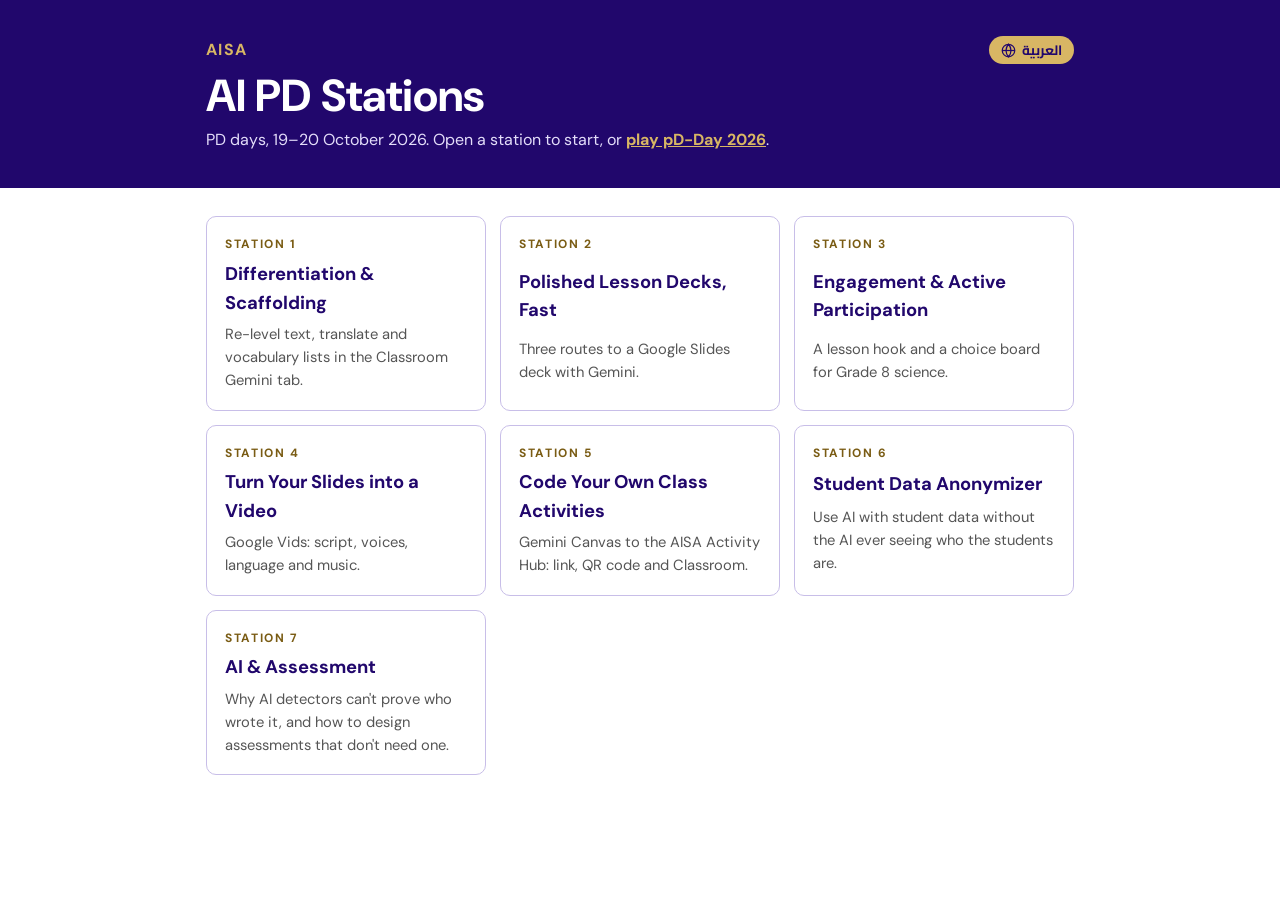
<file: stations.html>
<!doctype html>
<html lang="en"><head><meta charset="utf-8"><meta name="viewport" content="width=device-width,initial-scale=1">
<title>AI PD Stations</title>
<link href="https://fonts.googleapis.com/css2?family=DM+Sans:opsz,wght@9..40,400;9..40,700&family=Cairo:wght@400;700&display=swap" rel="stylesheet">
<style>
:root{--purple:#21076C;--gold:#D8B664;--bg:#fff;--ink:#1A1A1A;--muted:#555;--line:#C8BEE8;--tint:#F2EFFA;--heading:#21076C}
@media (prefers-color-scheme:dark){:root{--bg:#0E0920;--ink:#ECE9F7;--muted:#ABA4C8;--line:#3A2F6B;--tint:#1C1540;--heading:#CFC4FF}}
*{box-sizing:border-box}body{margin:0;background:var(--bg);color:var(--ink);font:16px/1.55 'DM Sans',system-ui,sans-serif}
header{background:var(--purple);color:#fff;padding:36px 16px}
.wrap{max-width:900px;margin:0 auto;padding:0 16px}
.top{display:flex;align-items:center;gap:12px;flex-wrap:wrap}
.top .gl-switch{margin-inline-start:auto}
.mark{color:var(--gold);font-weight:700;letter-spacing:.08em}
h1{margin:8px 0 6px;font-size:clamp(2rem,6vw,2.8rem);line-height:1.1}
header p{margin:0;color:#E4DEFA}
header p a{color:var(--gold);font-weight:700}
.grid{display:grid;grid-template-columns:repeat(auto-fill,minmax(260px,1fr));gap:14px;margin:28px auto 48px}
a.card{display:grid;gap:6px;text-decoration:none;color:var(--ink);border:1px solid var(--line);border-radius:10px;padding:18px;background:var(--bg)}
a.card:hover{border-color:var(--heading);background:var(--tint)}
.n{font-size:.75rem;font-weight:700;letter-spacing:.14em;text-transform:uppercase;color:#7A5C14}
@media (prefers-color-scheme:dark){.n{color:#E6C97E}}
a.card b{color:var(--heading);font-size:1.15rem}
a.card span:last-child{color:var(--muted);font-size:.92rem}
</style>
<link rel="stylesheet" href="shared/guide-lang.css?v=20261018b">
<script src="shared/guide-lang.js?v=20261018b"></script>
</head><body>
<header><div class="wrap"><div class="top"><span class="mark">AISA</span></div><h1>AI PD Stations</h1><p>PD days, 19–20 October 2026. Open a station to start, or <a href="index.html">play pD-Day 2026</a>.</p></div></header>
<main class="wrap grid">
<a class="card" href="Station-1-Differentiation/index.html"><span class="n">Station 1</span><b>Differentiation &amp; Scaffolding</b><span>Re-level text, translate and vocabulary lists in the Classroom Gemini tab.</span></a>
<a class="card" href="Station-2-Lesson-Decks/index.html"><span class="n">Station 2</span><b>Polished Lesson Decks, Fast</b><span>Three routes to a Google Slides deck with Gemini.</span></a>
<a class="card" href="Station-3-Engagement/index.html"><span class="n">Station 3</span><b>Engagement &amp; Active Participation</b><span>A lesson hook and a choice board for Grade 8 science.</span></a>
<a class="card" href="Station-4-Lesson-Video/index.html"><span class="n">Station 4</span><b>Turn Your Slides into a Video</b><span>Google Vids: script, voices, language and music.</span></a>
<a class="card" href="Station-5-Coding-Activities/index.html"><span class="n">Station 5</span><b>Code Your Own Class Activities</b><span>Gemini Canvas to the AISA Activity Hub: link, QR code and Classroom.</span></a>
<a class="card" href="https://aisa-ai-web.github.io/data-anonymizer/" data-langkey="aisa-anonymizer.language"><span class="n">Station 6</span><b>Student Data Anonymizer</b><span>Use AI with student data without the AI ever seeing who the students are.</span></a>
<a class="card" href="https://aisa-ai-web.github.io/The-Learning-Hub/PD%20Modules/ai-and-assessment.html" data-langkey="aisa-newsletter-lang"><span class="n">Station 7</span><b>AI &amp; Assessment</b><span>Why AI detectors can't prove who wrote it, and how to design assessments that don't need one.</span></a>
</main>
<script>
// The anonymizer and the Learning Hub keep their English / Arabic choice under data-langkey
// (same site), so Stations 6 and 7 open in this page's language
document.addEventListener('click', function (e) {
  var a = e.target.closest('a[data-langkey]');
  if (a) try { localStorage.setItem(a.getAttribute('data-langkey'), GL.lang); } catch (err) { }
}, true);
// This page in Arabic (how it works: shared/guide-lang.js)
GL.ar({
  'AI PD Stations': 'محطات التطوير المهني في الذكاء الاصطناعي',
  'PD days, 19–20 October 2026. Open a station to start, or <a href="index.html">play pD-Day 2026</a>.':
    'يوما التطوير المهني، 19–20 أكتوبر 2026. افتح محطة لتبدأ، أو <a href="index.html">العب pD-Day 2026</a>.',
  'Station 1': 'المحطة 1',
  'Station 2': 'المحطة 2',
  'Station 3': 'المحطة 3',
  'Station 4': 'المحطة 4',
  'Station 5': 'المحطة 5',
  'Station 6': 'المحطة 6',
  'Station 7': 'المحطة 7',
  'Differentiation &amp; Scaffolding': 'التمايز والدعم التدريجي',
  'Re-level text, translate and vocabulary lists in the Classroom Gemini tab.': 'إعادة ضبط مستوى النص والترجمة وقوائم المفردات في تبويب Gemini في Classroom.',
  'Polished Lesson Decks, Fast': 'عروض دروس متقنة… بسرعة',
  'Three routes to a Google Slides deck with Gemini.': 'ثلاث طرق للوصول إلى عرض Google Slides مع Gemini.',
  'Engagement &amp; Active Participation': 'التفاعل والمشاركة النشطة',
  'A lesson hook and a choice board for Grade 8 science.': 'افتتاحية مشوّقة للدرس ولوحة خيارات لمادة العلوم في الصف 8.',
  'Turn Your Slides into a Video': 'حوّل شرائحك إلى فيديو',
  'Google Vids: script, voices, language and music.': 'Google Vids: النص والأصوات واللغة والموسيقى.',
  'Code Your Own Class Activities': 'برمج أنشطة صفّك بنفسك',
  'Gemini Canvas to the AISA Activity Hub: link, QR code and Classroom.': 'من Gemini Canvas إلى منصة أنشطة AISA: رابط ورمز QR وزر Classroom.',
  'Student Data Anonymizer': 'أداة إخفاء هوية بيانات الطلاب',
  'Use AI with student data without the AI ever seeing who the students are.': 'استخدم الذكاء الاصطناعي مع بيانات الطلاب من دون أن يعرف هويتهم أبداً.',
  'AI &amp; Assessment': 'الذكاء الاصطناعي والتقييم',
  'Why AI detectors can\'t prove who wrote it, and how to design assessments that don\'t need one.': 'لماذا لا تثبت كاشفات الذكاء الاصطناعي من كتب النص، وكيف تصمّم تقييمات لا تحتاج إليها.'
});
</script>
</body></html>
</file>
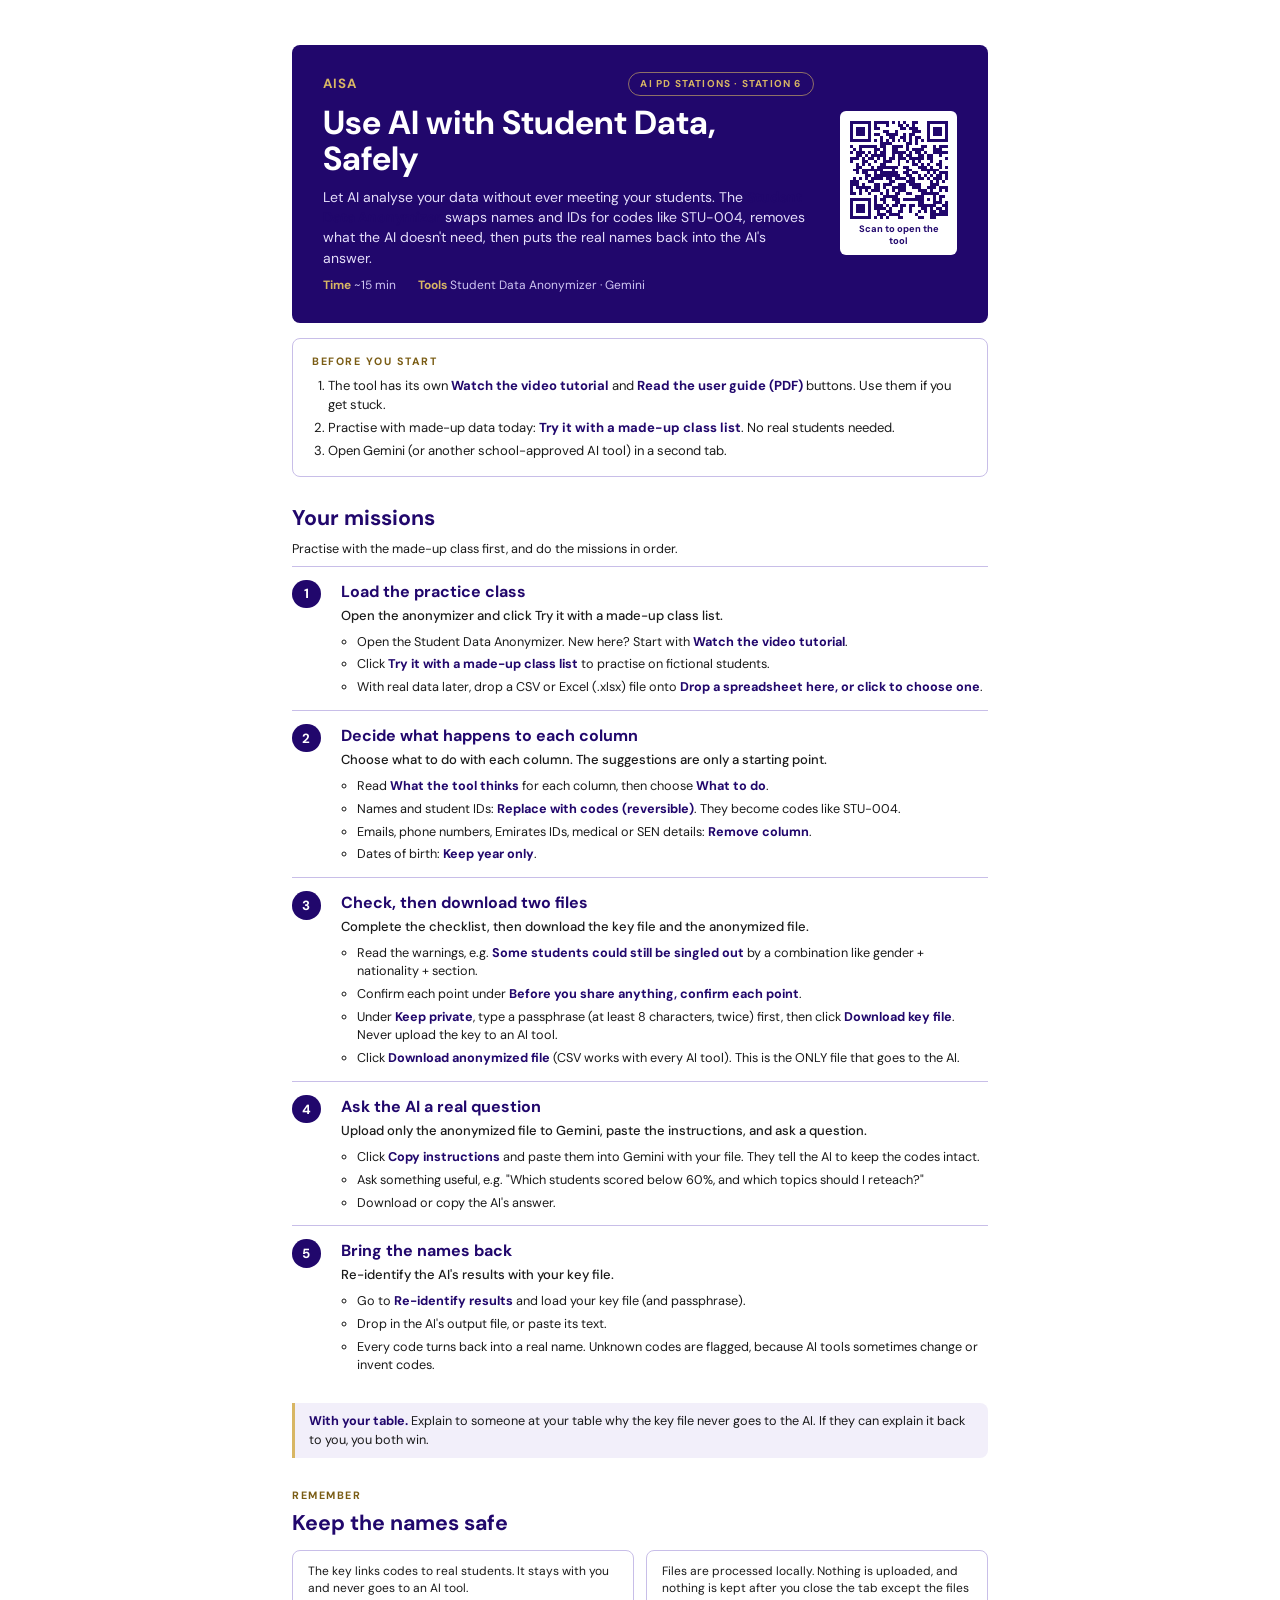
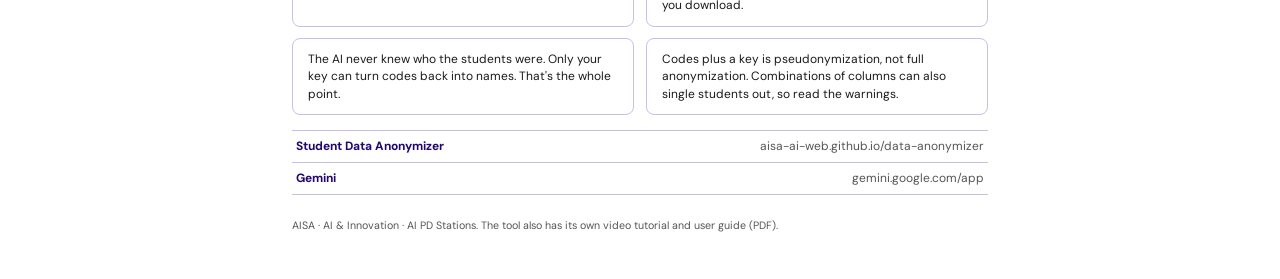
<file: print/guide-6.html>
<!doctype html>
<html lang="en">
<head>
<meta charset="utf-8">
<meta name="viewport" content="width=device-width,initial-scale=1">
<title>Station 6 Guide · pD-Day 2026</title>
<link rel="preconnect" href="https://fonts.googleapis.com">
<link rel="preconnect" href="https://fonts.gstatic.com" crossorigin>
<link href="https://fonts.googleapis.com/css2?family=DM+Sans:opsz,wght@9..40,400;9..40,500;9..40,700&family=Cairo:wght@400;500;700&display=swap" rel="stylesheet">
<style>
/* The printed guide for Station 6 (Student Data Anonymizer), in English or Arabic (?lang=ar).
   That station's own guide is the anonymizer's site, so this page is made from the
   Station 6 quest in game/content.js. PDF: node print/build.js 6 */
@page {
  size: A4 portrait;
  margin: 12mm 13mm 14mm;
  @bottom-center { content: counter(page) " / " counter(pages); font: 8pt 'DM Sans', sans-serif; color: #555; }
}
:root {
  --purple: #21076C; --gold: #D8B664; --gold-ink: #7A5C14; --ink: #1A1A1A; --muted: #555555;
  --tint: #F2EFFA; --line: #C8BEE8; --heading: #21076C;
  --font: 'DM Sans', ui-sans-serif, system-ui, sans-serif;
}
html[lang="ar"] { --font: 'Cairo', 'DM Sans', ui-sans-serif, system-ui, sans-serif; }
* { box-sizing: border-box; -webkit-print-color-adjust: exact; print-color-adjust: exact; }
html, body { margin: 0; background: #fff; }
body { color: var(--ink); font: 10pt/1.45 var(--font); }
html[lang="ar"] body { line-height: 1.6; }
html[lang="ar"] body * { letter-spacing: normal !important; }
@media screen { body { max-width: 184mm; margin: 12mm auto; } }
h1, h2, h3 { margin: 0; color: var(--heading); font-weight: 700; }
p { margin: 0; }
ul, ol { margin: 0; padding-inline-start: 1.2em; }
.ui { font-weight: 700; color: var(--heading); unicode-bidi: isolate; }
.eyebrow { font-size: 8pt; font-weight: 700; letter-spacing: .14em; text-transform: uppercase; color: var(--gold-ink); }

.band { background: var(--purple); color: #fff; border-radius: 8px; padding: 7mm 8mm 7.5mm; display: grid; grid-template-columns: minmax(0, 1fr) auto; gap: 7mm; align-items: center; }
.band > div:first-child { display: grid; gap: 2.5mm; }
.top { display: flex; align-items: center; gap: 12px; flex-wrap: wrap; }
.mark { font-weight: 700; letter-spacing: .08em; color: var(--gold); }
.sign { margin-inline-start: auto; border: 1px solid rgba(216, 182, 100, .6); color: var(--gold); border-radius: 999px; padding: 1mm 3mm; font-size: 7.5pt; font-weight: 700; letter-spacing: .12em; text-transform: uppercase; }
.band h1 { color: #fff; font-size: 25pt; line-height: 1.08; }
html[lang="ar"] .band h1 { line-height: 1.35; }
.lede { font-size: 10.5pt; color: #E4DEFA; }
.meta { display: flex; gap: 2mm 6mm; flex-wrap: wrap; font-size: 9pt; color: #CFC6F2; }
.meta b { color: var(--gold); }
.qr { display: grid; justify-items: center; gap: 1.5mm; background: #fff; border-radius: 6px; padding: 2.5mm 2.5mm 2mm; width: 31mm; text-align: center; }
.qr img { width: 26mm; height: 26mm; display: block; }
.qr span { font-size: 7pt; line-height: 1.25; color: var(--purple); font-weight: 700; }

.card { border: 1px solid var(--line); border-radius: 8px; padding: 4mm 5mm; display: grid; gap: 2mm; margin-top: 4mm; break-inside: avoid; }
.card li { font-size: 9.8pt; }
.card ol, .card ul { display: grid; gap: 1mm; }

section { margin-top: 7mm; }
section > h2 { font-size: 16pt; margin-top: 1mm; break-after: avoid; }
.intro { font-size: 9.5pt; margin-top: 1.5mm; }
.steps { list-style: none; padding: 0; margin: 2mm 0 0; }
.step { display: grid; grid-template-columns: 9mm minmax(0, 1fr); gap: 4mm; padding: 3.5mm 0; border-top: 1px solid var(--line); break-inside: avoid; }
.num { width: 7.5mm; height: 7.5mm; border-radius: 50%; background: var(--purple); color: #fff; font-weight: 700; font-size: 10pt; display: grid; place-items: center; }
.step h3 { font-size: 12pt; }
.step .goal { margin-top: 1mm; font-size: 9.8pt; font-weight: 500; }
.step ul { margin-top: 1.8mm; display: grid; gap: 1.2mm; }
.step li { font-size: 9.5pt; }

.tip { border-inline-start: 3px solid var(--gold); background: var(--tint); padding: 2.5mm 3.5mm; border-start-end-radius: 8px; border-end-end-radius: 8px; font-size: 9.5pt; margin-top: 4mm; break-inside: avoid; }
.tip b { color: var(--heading); }
.checks { display: grid; grid-template-columns: repeat(2, minmax(0, 1fr)); gap: 3mm; margin-top: 3mm; }
.check { border: 1px solid var(--line); border-radius: 8px; padding: 3mm 4mm; font-size: 9pt; break-inside: avoid; }
.links { margin-top: 4mm; border-top: 1px solid var(--line); break-inside: avoid; }
.links div { display: flex; justify-content: space-between; gap: 4mm; padding: 1.8mm 1mm; border-bottom: 1px solid var(--line); font-size: 9pt; }
.links div span:first-child { font-weight: 700; color: var(--heading); }
.links div span:last-child { color: var(--muted); direction: ltr; unicode-bidi: isolate; }
footer { padding-top: 6mm; font-size: 8pt; color: var(--muted); }
</style>
</head>
<body>
<div id="guide"></div>

<script src="../game/content.js?v=20261018d"></script>
<script src="stations.js"></script>
<script>
(function () {
  'use strict';
  var lang = /[?&]lang=ar\b/.test(location.search) ? 'ar' : 'en';
  document.documentElement.lang = lang;
  document.documentElement.dir = lang === 'ar' ? 'rtl' : 'ltr';

  // Words on this page that aren't in game/content.js
  var L = {
    sign: { en: 'AI PD Stations · Station 6', ar: 'محطات الذكاء الاصطناعي · المحطة 6' },
    time: { en: 'Time', ar: 'الوقت' },
    tools: { en: 'Tools', ar: 'الأدوات' },
    scan: { en: 'Scan to open the tool', ar: 'امسح الرمز لفتح الأداة' },
    kit: { en: 'Before you start', ar: 'قبل أن تبدأ' },
    missions: { en: 'Your missions', ar: 'تحدياتك' },
    missionsIntro: { en: 'Practise with the made-up class first, and do the missions in order.', ar: 'تدرّب أولاً على الصف الوهمي، وأنجز التحديات بالترتيب.' },
    coop: { en: 'With your table', ar: 'مع طاولتك' },
    remember: { en: 'Remember', ar: 'تذكّر' },
    rememberTitle: { en: 'Keep the names safe', ar: 'حافظ على الأسماء' },
    links: { en: 'Links', ar: 'الروابط' },
    footer: { en: 'AISA · AI & Innovation · AI PD Stations. The tool also has its own video tutorial and user guide (PDF).', ar: 'AISA · الذكاء الاصطناعي والابتكار · محطات التطوير المهني في الذكاء الاصطناعي. للأداة أيضاً فيديو تعليمي ودليل استخدام (PDF) خاصّان بها.' }
  };
  function esc(s) { return String(s).replace(/[&<>"']/g, function (c) { return { '&': '&amp;', '<': '&lt;', '>': '&gt;', '"': '&quot;', "'": '&#39;' }[c]; }); }
  function t(o) { return o[lang] || o.en; }
  // **Button names** become highlighted labels, as in the game
  function rich(o) { return esc(t(o)).replace(/\*\*(.+?)\*\*/g, '<span class="ui">$1</span>'); }

  var q = PD.quests.filter(function (x) { return x.station === 6; })[0];
  var s = PRINT_STATIONS.STATIONS[5];
  document.title = t(q.title) + ' · pD-Day 2026';

  var h = '';
  h += '<header class="band"><div>' +
    '<div class="top"><span class="mark">AISA</span><span class="sign">' + esc(t(L.sign)) + '</span></div>' +
    '<h1>' + esc(t(q.title)) + '</h1>' +
    '<p class="lede">' + rich(q.tagline) + ' ' + rich(q.briefing[1]) + '</p>' +
    '<div class="meta"><span><b>' + esc(t(L.time)) + '</b> ' + esc(t(q.time)) + '</span><span><b>' + esc(t(L.tools)) + '</b> ' + rich(q.tools) + '</span></div>' +
    '</div><div class="qr"><img src="qr/station-6-' + lang + '.svg" alt=""><span>' + esc(t(L.scan)) + '</span></div></header>';

  h += '<div class="card"><span class="eyebrow">' + esc(t(L.kit)) + '</span><ol>' +
    q.kit.map(function (k) { return '<li>' + rich(k) + '</li>'; }).join('') + '</ol></div>';

  h += '<section><h2>' + esc(t(L.missions)) + '</h2>' +
    '<p class="intro">' + esc(t(L.missionsIntro)) + '</p><ol class="steps">' +
    q.missions.map(function (m, i) {
      return '<li class="step"><span class="num">' + (i + 1) + '</span><div>' +
        '<h3>' + rich(m.title) + '</h3><p class="goal">' + rich(m.goal) + '</p>' +
        '<ul>' + m.how.map(function (x) { return '<li>' + rich(x) + '</li>'; }).join('') + '</ul></div></li>';
    }).join('') + '</ol>' +
    '<div class="tip"><b>' + esc(t(L.coop)) + '.</b> ' + rich(q.coop) + '</div></section>';

  // The points behind Leo's quiz, as plain statements
  h += '<section><span class="eyebrow">' + esc(t(L.remember)) + '</span><h2>' + esc(t(L.rememberTitle)) + '</h2><div class="checks">' +
    q.quiz.map(function (x) { return '<div class="check">' + rich(x.why) + '</div>'; }).join('') + '</div>' +
    '<div class="links">' + q.links.map(function (l) {
      return '<div><span>' + esc(t(l.label)) + '</span><span>' + esc(l.url.replace(/^https?:\/\//, '').replace(/\/$/, '')) + '</span></div>';
    }).join('') + '</div></section>';

  h += '<footer>' + esc(t(L.footer)) + '</footer>';
  document.getElementById('guide').innerHTML = h;
})();
</script>
</body>
</html>
</file>
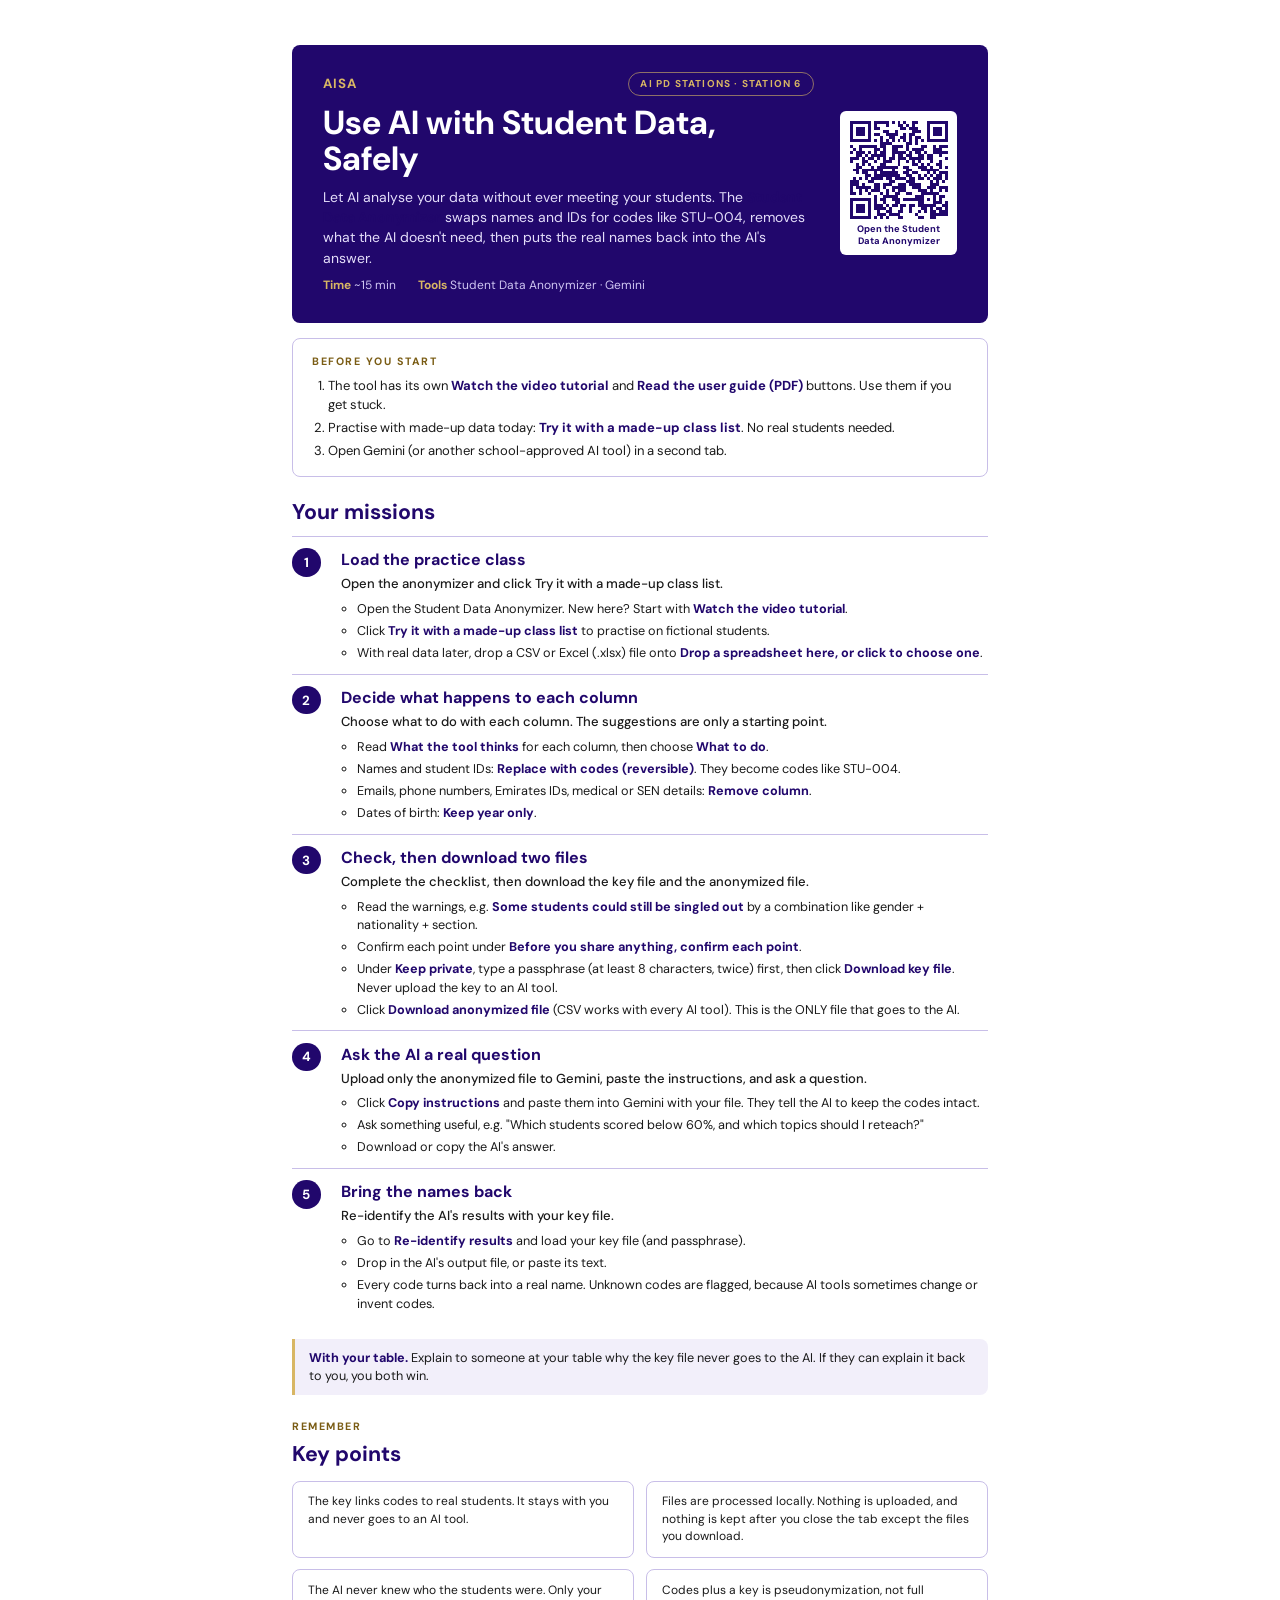
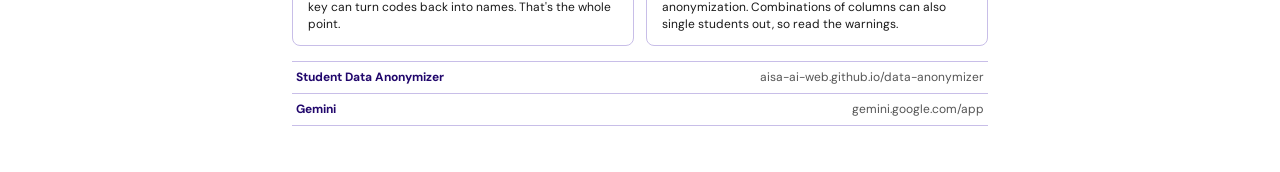
<file: print/guide-quest.html>
<!doctype html>
<html lang="en">
<head>
<meta charset="utf-8">
<meta name="viewport" content="width=device-width,initial-scale=1">
<title>Station Guide · pD-Day 2026</title>
<link rel="preconnect" href="https://fonts.googleapis.com">
<link rel="preconnect" href="https://fonts.gstatic.com" crossorigin>
<link href="https://fonts.googleapis.com/css2?family=DM+Sans:opsz,wght@9..40,400;9..40,500;9..40,700&family=Cairo:wght@400;500;700&display=swap" rel="stylesheet">
<style>
/* The printed guide for a station whose own guide is on another site (Station 6, the
   Student Data Anonymizer; Station 7, the Learning Hub's AI & Assessment module).
   It is made from that station's quest in game/content.js:
   guide-quest.html?station=7&lang=ar. PDF: node print/build.js 6 7 */
@page {
  size: A4 portrait;
  margin: 12mm 13mm 14mm;
  @bottom-center { content: counter(page) " / " counter(pages); font: 8pt 'DM Sans', sans-serif; color: #555; }
}
:root {
  --purple: #21076C; --gold: #D8B664; --gold-ink: #7A5C14; --ink: #1A1A1A; --muted: #555555;
  --tint: #F2EFFA; --line: #C8BEE8; --heading: #21076C;
  --font: 'DM Sans', ui-sans-serif, system-ui, sans-serif;
}
html[lang="ar"] { --font: 'Cairo', 'DM Sans', ui-sans-serif, system-ui, sans-serif; }
* { box-sizing: border-box; -webkit-print-color-adjust: exact; print-color-adjust: exact; }
html, body { margin: 0; background: #fff; }
body { color: var(--ink); font: 10pt/1.45 var(--font); }
html[lang="ar"] body { line-height: 1.6; }
html[lang="ar"] body * { letter-spacing: normal !important; }
@media screen { body { max-width: 184mm; margin: 12mm auto; } }
h1, h2, h3 { margin: 0; color: var(--heading); font-weight: 700; }
p { margin: 0; }
ul, ol { margin: 0; padding-inline-start: 1.2em; }
.ui { font-weight: 700; color: var(--heading); unicode-bidi: isolate; }
.eyebrow { font-size: 8pt; font-weight: 700; letter-spacing: .14em; text-transform: uppercase; color: var(--gold-ink); }

.band { background: var(--purple); color: #fff; border-radius: 8px; padding: 7mm 8mm 7.5mm; display: grid; grid-template-columns: minmax(0, 1fr) auto; gap: 7mm; align-items: center; }
.band > div:first-child { display: grid; gap: 2.5mm; }
.top { display: flex; align-items: center; gap: 12px; flex-wrap: wrap; }
.mark { font-weight: 700; letter-spacing: .08em; color: var(--gold); }
.sign { margin-inline-start: auto; border: 1px solid rgba(216, 182, 100, .6); color: var(--gold); border-radius: 999px; padding: 1mm 3mm; font-size: 7.5pt; font-weight: 700; letter-spacing: .12em; text-transform: uppercase; }
.band h1 { color: #fff; font-size: 25pt; line-height: 1.08; }
html[lang="ar"] .band h1 { line-height: 1.35; }
.lede { font-size: 10.5pt; color: #E4DEFA; }
.meta { display: flex; gap: 2mm 6mm; flex-wrap: wrap; font-size: 9pt; color: #CFC6F2; }
.meta b { color: var(--gold); }
.qr { display: grid; justify-items: center; gap: 1.5mm; background: #fff; border-radius: 6px; padding: 2.5mm 2.5mm 2mm; width: 31mm; text-align: center; }
.qr img { width: 26mm; height: 26mm; display: block; }
.qr span { font-size: 7pt; line-height: 1.25; color: var(--purple); font-weight: 700; }

.card { border: 1px solid var(--line); border-radius: 8px; padding: 4mm 5mm; display: grid; gap: 2mm; margin-top: 4mm; break-inside: avoid; }
.card li { font-size: 9.8pt; }
.card ol, .card ul { display: grid; gap: 1mm; }
.card .note { font-size: 9.5pt; font-weight: 700; color: var(--heading); }

section { margin-top: 5.5mm; }
section > h2 { font-size: 16pt; margin-top: 1mm; break-after: avoid; }
.intro { font-size: 9.5pt; margin-top: 1.5mm; }
.steps { list-style: none; padding: 0; margin: 2mm 0 0; }
.step { display: grid; grid-template-columns: 9mm minmax(0, 1fr); gap: 4mm; padding: 3mm 0; border-top: 1px solid var(--line); break-inside: avoid; }
.num { width: 7.5mm; height: 7.5mm; border-radius: 50%; background: var(--purple); color: #fff; font-weight: 700; font-size: 10pt; display: grid; place-items: center; }
.step h3 { font-size: 12pt; }
.step .goal { margin-top: 1mm; font-size: 9.8pt; font-weight: 500; }
.step ul { margin-top: 1.5mm; display: grid; gap: 1mm; }
.step li { font-size: 9.5pt; }

.tip { border-inline-start: 3px solid var(--gold); background: var(--tint); padding: 2.5mm 3.5mm; border-start-end-radius: 8px; border-end-end-radius: 8px; font-size: 9.5pt; margin-top: 4mm; break-inside: avoid; }
.tip b { color: var(--heading); }
.checks { display: grid; grid-template-columns: repeat(2, minmax(0, 1fr)); gap: 3mm; margin-top: 3mm; }
.check { border: 1px solid var(--line); border-radius: 8px; padding: 3mm 4mm; font-size: 9pt; break-inside: avoid; }
.copy { border: 1px dashed var(--line); background: var(--tint); border-radius: 8px; padding: 3.5mm 4.5mm; margin-top: 4mm; display: grid; gap: 1.5mm; break-inside: avoid; }
.copy p { font-size: 9.5pt; }
.links { margin-top: 4mm; border-top: 1px solid var(--line); break-inside: avoid; }
.links div { display: flex; justify-content: space-between; gap: 4mm; padding: 1.8mm 1mm; border-bottom: 1px solid var(--line); font-size: 9pt; }
.links div span:first-child { font-weight: 700; color: var(--heading); }
.links div span:last-child { color: var(--muted); direction: ltr; unicode-bidi: isolate; }
</style>
</head>
<body>
<div id="guide"></div>

<script src="../game/content.js?v=20261020a"></script>
<script src="stations.js"></script>
<script>
(function () {
  'use strict';
  var lang = /[?&]lang=ar\b/.test(location.search) ? 'ar' : 'en';
  var n = +(/[?&]station=(\d+)/.exec(location.search) || [0, 6])[1];
  document.documentElement.lang = lang;
  document.documentElement.dir = lang === 'ar' ? 'rtl' : 'ltr';

  // Words on this page that aren't in game/content.js
  var L = {
    sign: { en: 'AI PD Stations · Station {n}', ar: 'محطات الذكاء الاصطناعي · المحطة {n}' },
    time: { en: 'Time', ar: 'الوقت' },
    tools: { en: 'Tools', ar: 'الأدوات' },
    kit: { en: 'Before you start', ar: 'قبل أن تبدأ' },
    missions: { en: 'Your missions', ar: 'تحدياتك' },
    coop: { en: 'With your table', ar: 'مع طاولتك' },
    remember: { en: 'Remember', ar: 'تذكّر' },
    rememberTitle: { en: 'Key points', ar: 'النقاط الأساسية' },
    links: { en: 'Links', ar: 'الروابط' }
  };
  function esc(s) { return String(s).replace(/[&<>"']/g, function (c) { return { '&': '&amp;', '<': '&lt;', '>': '&gt;', '"': '&quot;', "'": '&#39;' }[c]; }); }
  function t(o) { return o[lang] || o.en; }
  // **Button names** become highlighted labels, as in the game
  function rich(o) { return esc(t(o)).replace(/\*\*(.+?)\*\*/g, '<span class="ui">$1</span>'); }

  var q = PD.quests.filter(function (x) { return x.station === n; })[0];
  var s = PRINT_STATIONS.STATIONS[n - 1];
  var note = s.guideNote && s.guideNote[lang];
  document.title = t(q.title) + ' · pD-Day 2026';

  var h = '';
  h += '<header class="band"><div>' +
    '<div class="top"><span class="mark">AISA</span><span class="sign">' + esc(t(L.sign).replace('{n}', n)) + '</span></div>' +
    '<h1>' + esc(t(q.title)) + '</h1>' +
    '<p class="lede">' + rich(q.tagline) + ' ' + rich(q.briefing[1]) + '</p>' +
    '<div class="meta"><span><b>' + esc(t(L.time)) + '</b> ' + esc(t(q.time)) + '</span><span><b>' + esc(t(L.tools)) + '</b> ' + rich(q.tools) + '</span></div>' +
    '</div><div class="qr"><img src="qr/station-' + n + '-' + lang + '.svg" alt=""><span>' + esc(t(q.guideLabel)) + '</span></div></header>';

  h += '<div class="card"><span class="eyebrow">' + esc(t(L.kit)) + '</span><ol>' +
    q.kit.map(function (k) { return '<li>' + rich(k) + '</li>'; }).join('') + '</ol>' +
    (note ? '<p class="note">' + esc(note) + '</p>' : '') + '</div>';

  h += '<section><h2>' + esc(t(L.missions)) + '</h2><ol class="steps">' +
    q.missions.map(function (m, i) {
      return '<li class="step"><span class="num">' + (i + 1) + '</span><div>' +
        '<h3>' + rich(m.title) + '</h3><p class="goal">' + rich(m.goal) + '</p>' +
        '<ul>' + m.how.map(function (x) { return '<li>' + rich(x) + '</li>'; }).join('') + '</ul></div></li>';
    }).join('') + '</ol>' +
    (q.copy ? '<div class="copy"><span class="eyebrow">' + esc(t(q.copy.label)) + '</span><p>' + rich(q.copy.text) + '</p></div>' : '') +
    '<div class="tip"><b>' + esc(t(L.coop)) + '.</b> ' + rich(q.coop) + '</div></section>';

  // The points behind Leo's quiz, as plain statements
  h += '<section><span class="eyebrow">' + esc(t(L.remember)) + '</span><h2>' + esc(t(L.rememberTitle)) + '</h2><div class="checks">' +
    q.quiz.map(function (x) { return '<div class="check">' + rich(x.why) + '</div>'; }).join('') + '</div>' +
    '<div class="links">' + q.links.map(function (l) {
      return '<div><span>' + esc(t(l.label)) + '</span><span>' + esc(decodeURI(l.url).replace(/^https?:\/\//, '').replace(/\/$/, '')) + '</span></div>';
    }).join('') + '</div></section>';

  document.getElementById('guide').innerHTML = h;
})();
</script>
</body>
</html>
</file>
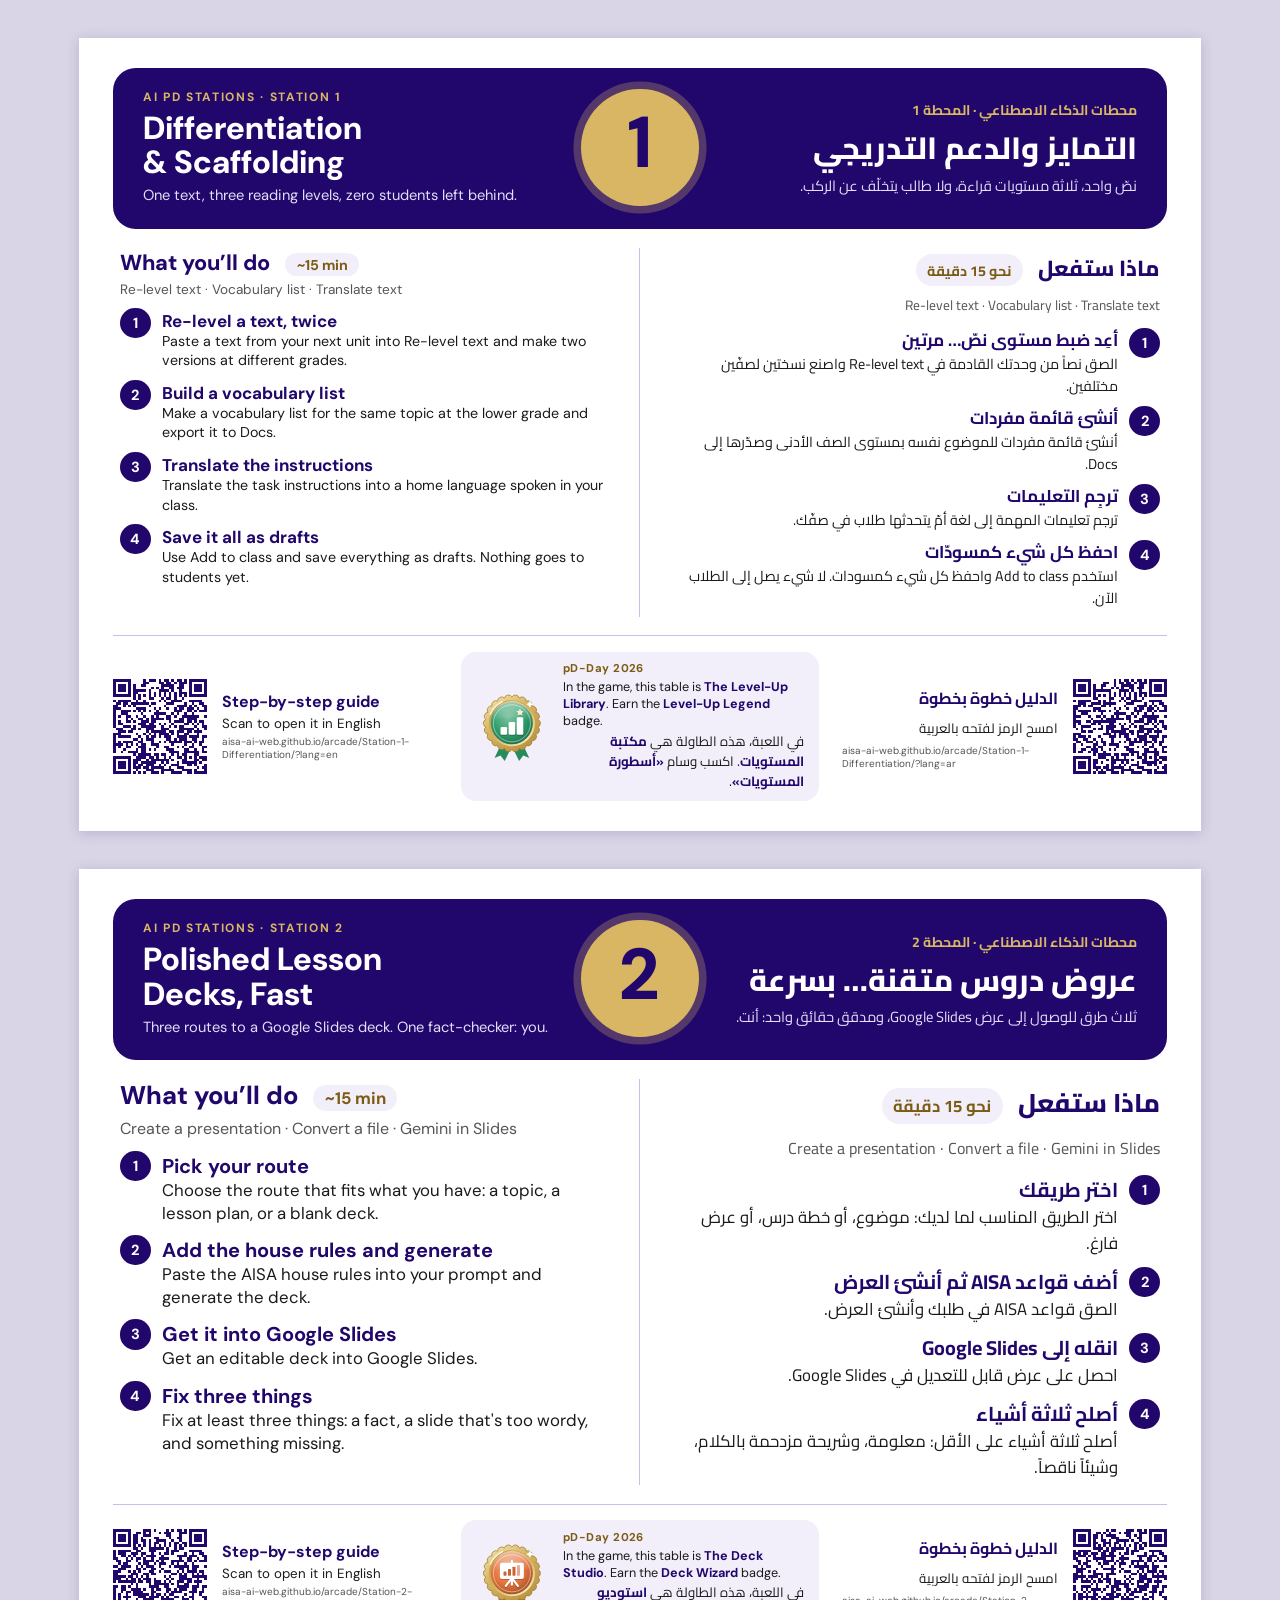
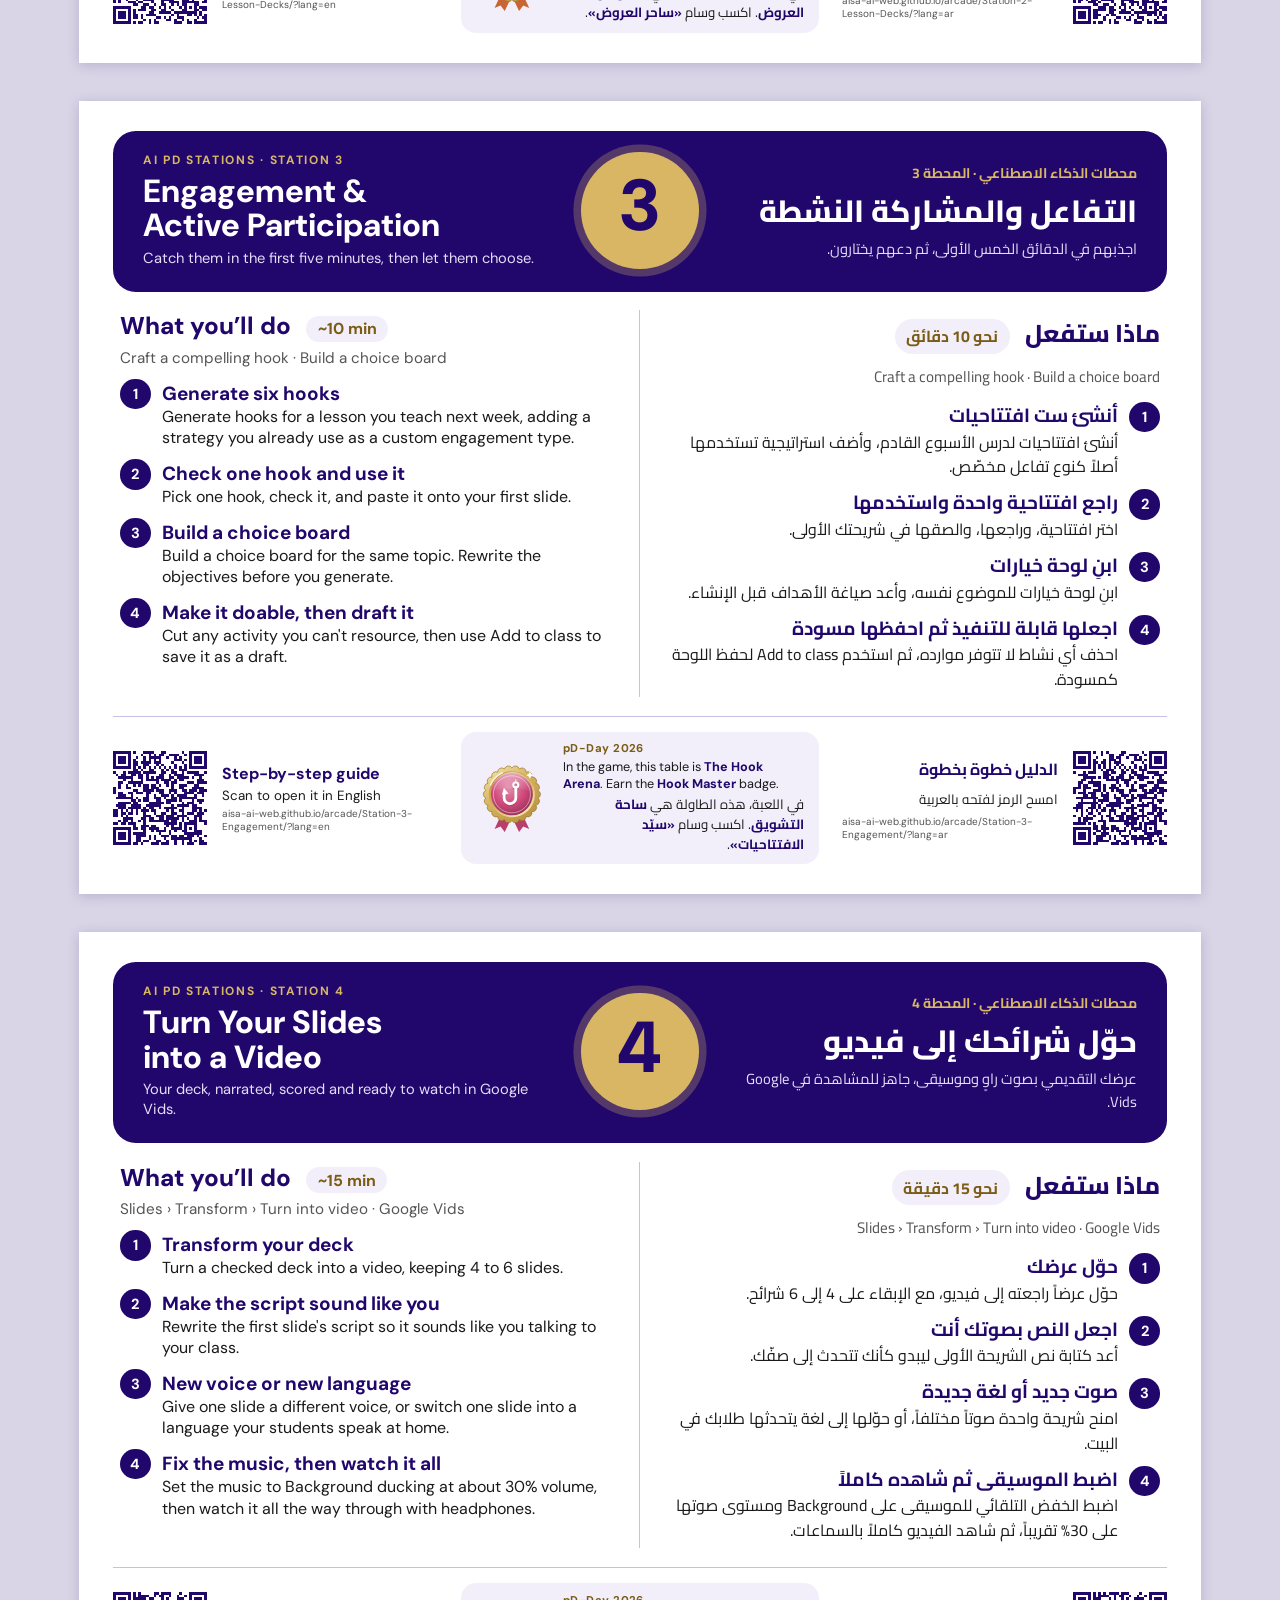
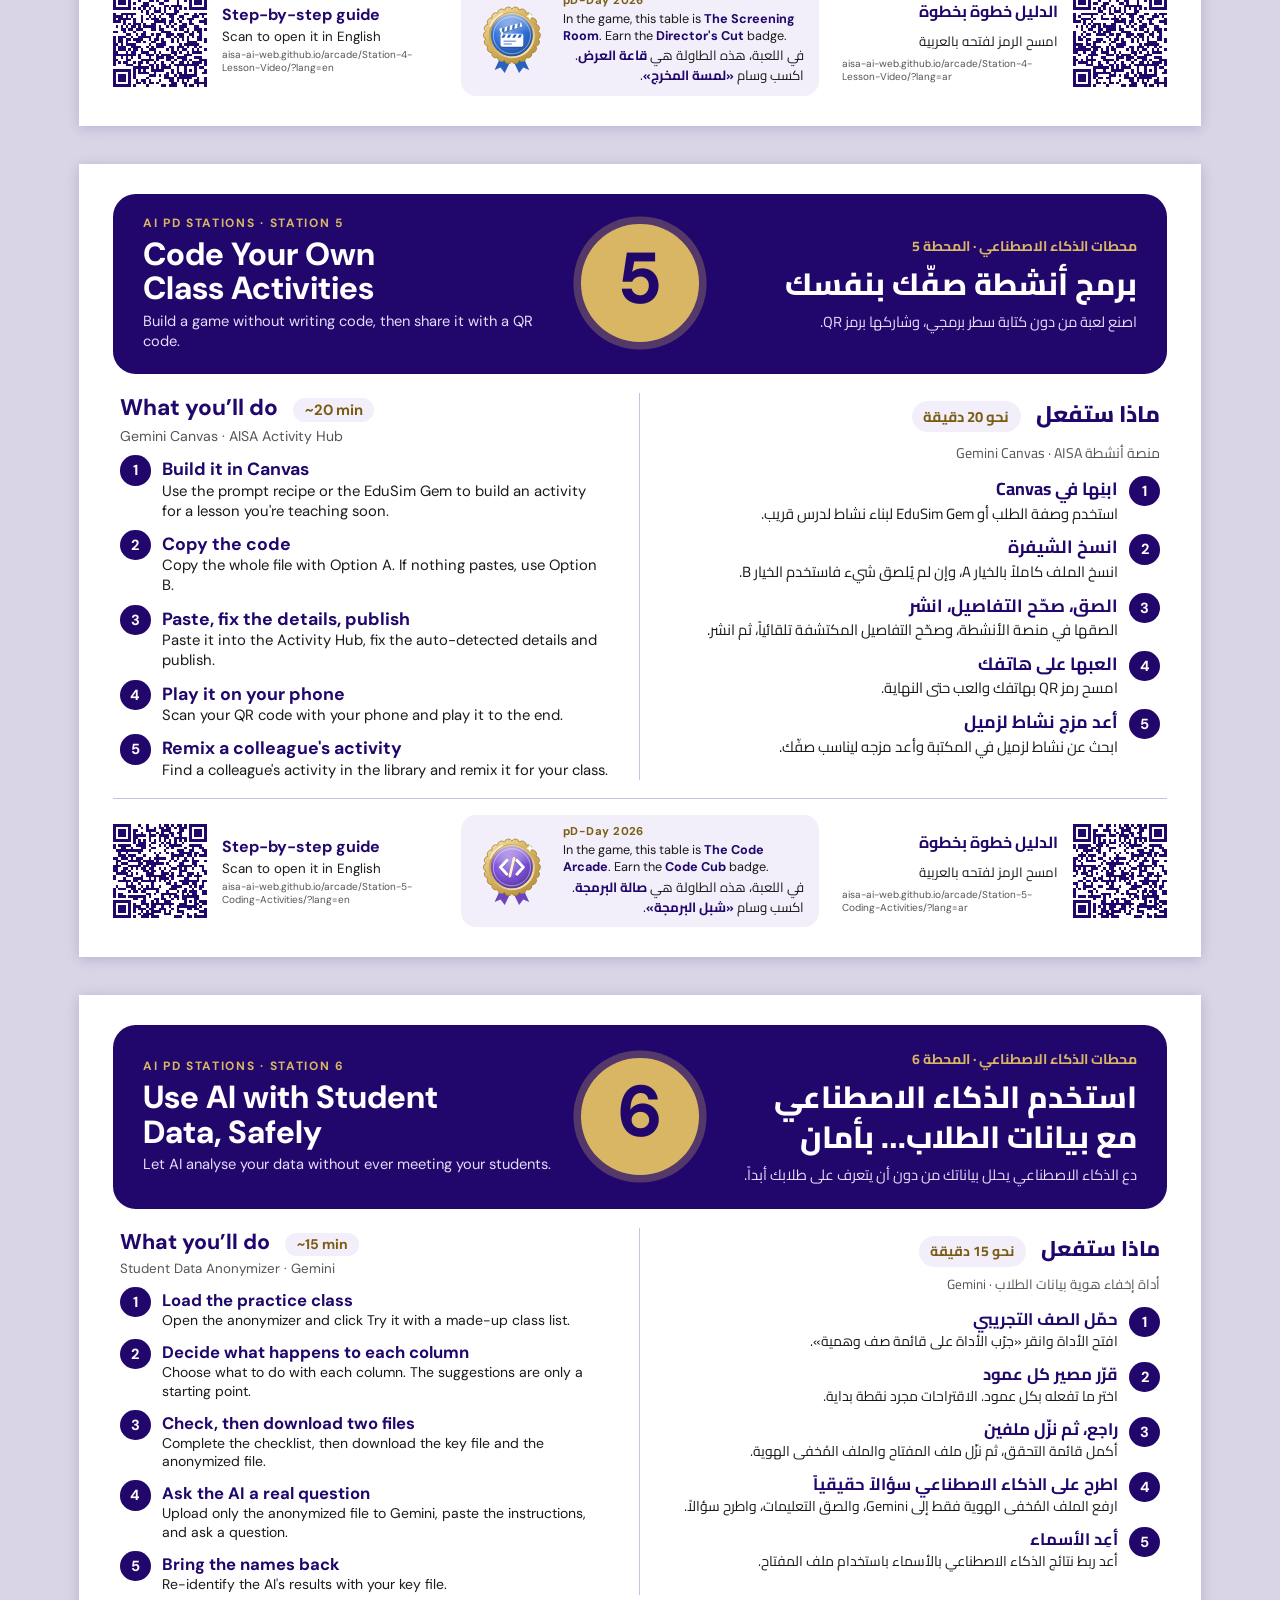
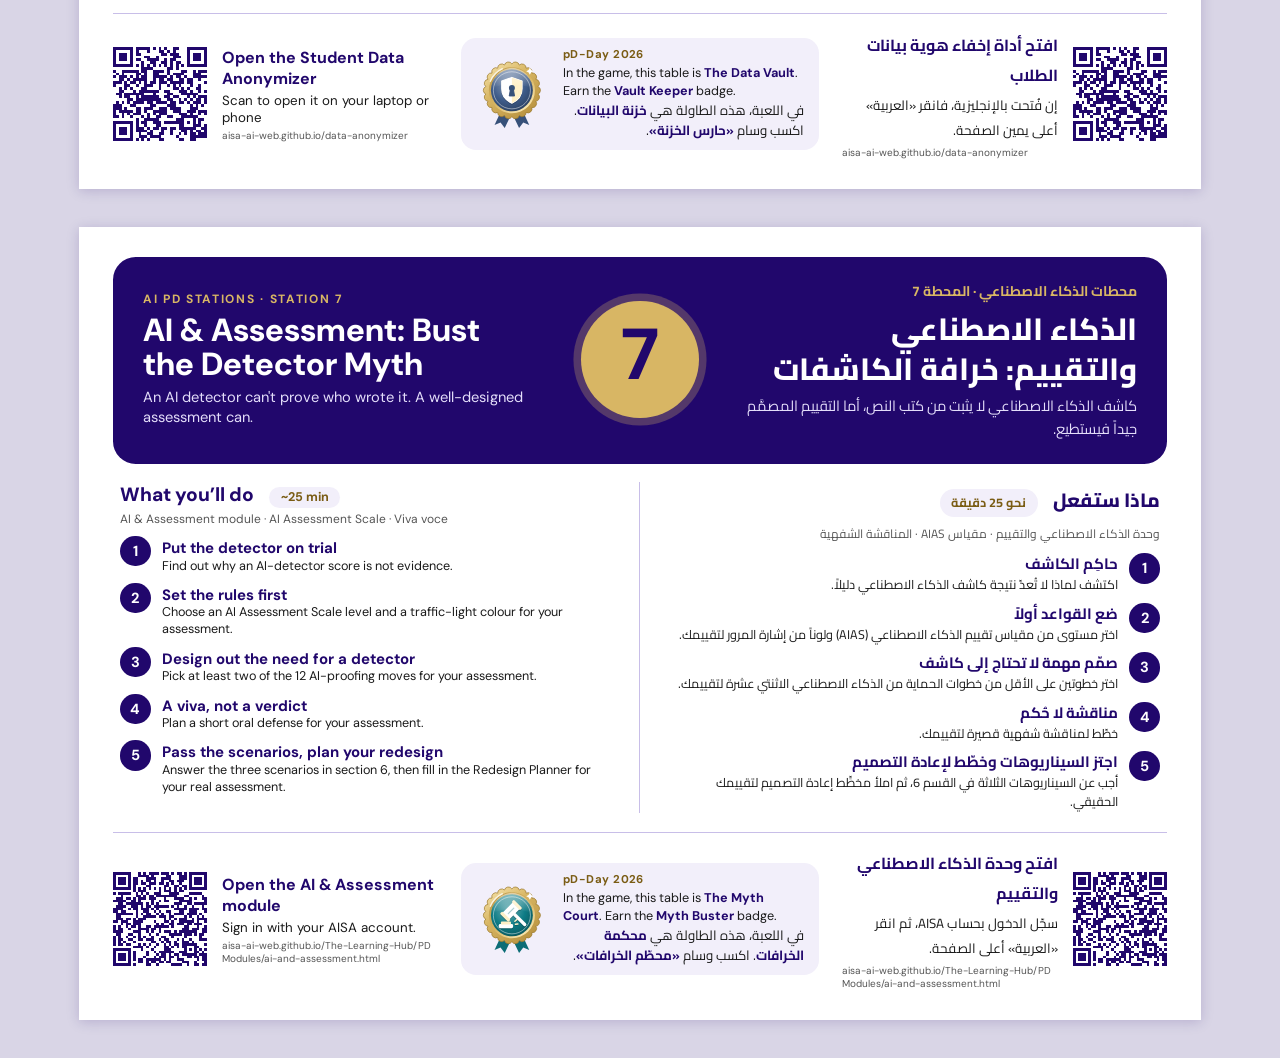
<file: print/labels.html>
<!doctype html>
<html lang="en">
<head>
<meta charset="utf-8">
<meta name="viewport" content="width=device-width,initial-scale=1">
<title>Station Labels · pD-Day 2026</title>
<link rel="preconnect" href="https://fonts.googleapis.com">
<link rel="preconnect" href="https://fonts.gstatic.com" crossorigin>
<link href="https://fonts.googleapis.com/css2?family=DM+Sans:opsz,wght@9..40,400;9..40,500;9..40,700;9..40,800&family=Cairo:wght@400;600;700;800&display=swap" rel="stylesheet">
<style>
/* One bilingual A4 label per station table, to print and laminate.
   Everything a label says comes from game/content.js; the web addresses behind
   the QR codes, and what readers find there, are in print/stations.js.
   PDF: node print/build.js labels */
@page { size: A4 landscape; margin: 0; }
:root {
  --purple: #21076C; --gold: #D8B664; --gold-ink: #7A5C14; --ink: #1A1A1A; --muted: #555555;
  --tint: #F2EFFA; --line: #C8BEE8;
  --en: 'DM Sans', ui-sans-serif, system-ui, sans-serif;
  --ar: 'Cairo', 'DM Sans', ui-sans-serif, system-ui, sans-serif;
}
* { box-sizing: border-box; -webkit-print-color-adjust: exact; print-color-adjust: exact; }
html, body { margin: 0; }
body { background: #D9D5E6; color: var(--ink); font-family: var(--en); }
[lang="ar"] { font-family: var(--ar); }
.ui, bdi { unicode-bidi: isolate; }
.ui { font-weight: 700; color: var(--purple); }

/* On screen: the sheets one under another; on paper: one per page */
.sheet {
  --k: 1; /* size of the mission text; the script sets it to fit each label */
  width: 297mm; height: 210mm; margin: 10mm auto; padding: 8mm 9mm; background: #fff;
  display: grid; grid-template-rows: auto minmax(0, 1fr) auto; gap: 5mm; overflow: hidden;
  break-after: page; box-shadow: 0 2px 12px rgba(33, 7, 108, .18);
}
@media print { body { background: #fff; } .sheet { margin: 0; box-shadow: none; } }

/* Purple band: English | station number | Arabic */
.band {
  background: var(--purple); color: #fff; border-radius: 6mm; padding: 5.5mm 8mm 6mm;
  display: grid; grid-template-columns: minmax(0, 1fr) 31mm minmax(0, 1fr); align-items: center; gap: 6mm;
}
.band .side { display: grid; gap: 1.6mm; align-content: center; }
.eyebrow { font-size: 9pt; font-weight: 700; letter-spacing: .14em; text-transform: uppercase; color: var(--gold); }
[lang="ar"] .eyebrow { letter-spacing: 0; font-size: 10.5pt; }
.band h1 { margin: 0; font-size: 24pt; line-height: 1.08; font-weight: 800; text-wrap: balance; }
.band [lang="ar"] h1 { font-size: 23pt; line-height: 1.3; }
.band .tag { margin: 0; font-size: 11pt; line-height: 1.35; color: #E4DEFA; }
.band [lang="ar"] .tag { line-height: 1.55; }
.num {
  width: 31mm; height: 31mm; border-radius: 50%; background: var(--gold); color: var(--purple);
  display: grid; place-items: center; font-weight: 800; font-size: 54pt; line-height: 1;
  box-shadow: 0 0 0 2mm rgba(216, 182, 100, .28);
}
.num span { transform: translateY(-1mm); }

/* What you'll do: English | Arabic */
.body { display: grid; grid-template-columns: minmax(0, 1fr) minmax(0, 1fr); gap: 0; min-height: 0; }
.col { padding: 0 8mm; display: grid; align-content: start; gap: calc(2.6mm * var(--k)); min-height: 0; overflow: hidden; }
.col:first-child { padding-left: 2mm; border-right: 0.5mm solid var(--line); }
.col:last-child { padding-right: 2mm; }
.col h2 { margin: 0; display: flex; align-items: baseline; gap: 4mm; flex-wrap: wrap; font-size: calc(16pt * var(--k)); color: var(--purple); font-weight: 800; }
.col h2 .time { font-size: calc(10.5pt * var(--k)); font-weight: 700; color: var(--gold-ink); background: var(--tint); border-radius: 99px; padding: .6mm 3mm; }
.tools { margin: -1.5mm 0 0; font-size: calc(10pt * var(--k)); color: var(--muted); }
ol.missions { margin: 0; padding: 0; list-style: none; display: grid; gap: calc(2.4mm * var(--k)); counter-reset: m; }
ol.missions li { display: grid; grid-template-columns: 8mm minmax(0, 1fr); column-gap: 3mm; counter-increment: m; }
ol.missions li::before {
  content: counter(m); grid-row: span 2; width: 8mm; height: 8mm; border-radius: 50%;
  background: var(--purple); color: #fff; font: 700 11pt/8mm var(--en); text-align: center;
}
ol.missions b { font-size: calc(12.5pt * var(--k)); line-height: 1.25; color: var(--purple); padding-top: .8mm; }
ol.missions span { font-size: calc(10.5pt * var(--k)); line-height: 1.35; color: var(--ink); }
[lang="ar"] ol.missions b { line-height: 1.45; padding-top: 0; }
[lang="ar"] ol.missions span { line-height: 1.55; }

/* Foot: QR (English) | the game | QR (Arabic) */
.foot {
  border-top: 0.5mm solid var(--line); padding-top: 4mm;
  display: grid; grid-template-columns: minmax(0, 1fr) minmax(0, 1.1fr) minmax(0, 1fr); gap: 6mm; align-items: center;
}
.qr { display: flex; align-items: center; gap: 4mm; }
.qr img { width: 25mm; height: 25mm; flex: none; }
.qr div { display: grid; gap: .8mm; }
.qr b { font-size: 12pt; color: var(--purple); }
.qr span { font-size: 10pt; color: var(--ink); }
.qr small { font: 7.5pt var(--en); color: var(--muted); overflow-wrap: anywhere; direction: ltr; text-align: start; unicode-bidi: isolate; }
.game { display: flex; align-items: center; gap: 4mm; background: var(--tint); border-radius: 4mm; padding: 2.5mm 4mm; }
.game .emblem { width: 19mm; height: 19mm; flex: none; }
.game .emblem svg { width: 100%; height: 100%; display: block; }
.game div { display: grid; gap: .6mm; min-width: 0; }
.game .k { font-size: 8.5pt; font-weight: 700; letter-spacing: .04em; color: var(--gold-ink); }
.game p { margin: 0; font-size: 9.5pt; line-height: 1.35; }
.game p[lang="ar"] { font-size: 10pt; line-height: 1.5; }
.game b { color: var(--purple); }
</style>
</head>
<body>
<main id="labels"></main>

<script src="../game/content.js?v=20261020a"></script>
<script src="../game/art.js?v=20261018e"></script>
<script src="stations.js"></script>
<script>
(function () {
  'use strict';
  // Words on the label that aren't in game/content.js
  var L = {
    eyebrow: { en: 'AI PD Stations · Station {n}', ar: 'محطات الذكاء الاصطناعي · المحطة {n}' },
    doHere: { en: 'What you’ll do', ar: 'ماذا ستفعل' },
    guide: { en: 'Step-by-step guide', ar: 'الدليل خطوة بخطوة' },
    scanGuide: { en: 'Scan to open it in English', ar: 'امسح الرمز لفتحه بالعربية' },
    scanOther: { en: 'Scan to open it on your laptop or phone', ar: 'امسح الرمز لفتحه على حاسوبك أو هاتفك' },
    room: { en: 'In the game, this table is <b>{room}</b>. Earn the <b>{badge}</b> badge.',
            ar: 'في اللعبة، هذه الطاولة هي <b>{room}</b>. اكسب وسام <b>«{badge}»</b>.' }
  };
  function esc(s) { return String(s).replace(/[&<>"']/g, function (c) { return { '&': '&amp;', '<': '&lt;', '>': '&gt;', '"': '&quot;', "'": '&#39;' }[c]; }); }
  function t(o, lang) { return o[lang] || o.en; }
  // **Button names** in content.js become highlighted labels, as in the game
  function rich(o, lang) { return esc(t(o, lang)).replace(/\*\*(.+?)\*\*/g, '<b class="ui">$1</b>'); }
  function fill(s, vars) { return s.replace(/\{(\w+)\}/g, function (m, k) { return vars[k] != null ? vars[k] : m; }); }

  function side(q, lang) {
    return '<div class="side" lang="' + lang + '" dir="' + (lang === 'ar' ? 'rtl' : 'ltr') + '">' +
      '<span class="eyebrow">' + esc(fill(t(L.eyebrow, lang), { n: q.station })) + '</span>' +
      '<h1>' + esc(t(q.title, lang)) + '</h1>' +
      '<p class="tag">' + rich(q.tagline, lang) + '</p></div>';
  }
  function col(q, lang) {
    return '<div class="col" lang="' + lang + '" dir="' + (lang === 'ar' ? 'rtl' : 'ltr') + '">' +
      '<h2>' + esc(t(L.doHere, lang)) + ' <span class="time">' + esc(t(q.time, lang)) + '</span></h2>' +
      '<p class="tools">' + rich(q.tools, lang) + '</p>' +
      '<ol class="missions">' + q.missions.map(function (m) {
        return '<li><b>' + rich(m.title, lang) + '</b><span>' + rich(m.goal, lang) + '</span></li>';
      }).join('') + '</ol></div>';
  }
  // The station's own guide, or the site that is its guide (Stations 6 and 7)
  function qr(q, s, lang) {
    var own = !!s.dir, note = s.labelNote && s.labelNote[lang];
    return '<div class="qr" lang="' + lang + '" dir="' + (lang === 'ar' ? 'rtl' : 'ltr') + '">' +
      '<img src="qr/station-' + s.n + '-' + lang + '.svg" alt="">' +
      '<div><b>' + esc(t(own ? L.guide : q.guideLabel, lang)) + '</b>' +
      '<span>' + esc(own ? t(L.scanGuide, lang) : note || t(L.scanOther, lang)) + '</span>' +
      '<small>' + esc(s.short(lang)) + '</small></div></div>';
  }
  function game(q) {
    var emblem = PD.art && PD.art.badge ? PD.art.badge({ icon: q.badge.icon, color: q.color, tier: 'station' }) : '';
    function line(lang) {
      return '<p lang="' + lang + '" dir="' + (lang === 'ar' ? 'rtl' : 'ltr') + '">' +
        fill(t(L.room, lang), { room: esc(t(q.room, lang)), badge: esc(t(q.badge.name, lang)) }) + '</p>';
    }
    return '<div class="game"><span class="emblem">' + emblem + '</span><div>' +
      '<span class="k">' + esc(PD.config.title) + '</span>' +
      line('en') + line('ar') + '</div></div>';
  }

  var html = '';
  PD.quests.slice().sort(function (a, b) { return a.station - b.station; }).forEach(function (q) {
    var s = PRINT_STATIONS.STATIONS.filter(function (x) { return x.n === q.station; })[0];
    html += '<section class="sheet" style="--accent:' + q.color + '">' +
      '<header class="band">' + side(q, 'en') + '<div class="num" aria-label="Station ' + q.station + '"><span>' + q.station + '</span></div>' + side(q, 'ar') + '</header>' +
      '<div class="body">' + col(q, 'en') + col(q, 'ar') + '</div>' +
      '<footer class="foot">' + qr(q, s, 'en') + game(q) + qr(q, s, 'ar') + '</footer>' +
      '</section>';
  });
  document.getElementById('labels').innerHTML = html;

  // Make the mission text as big as the label allows (print/build.js waits for this)
  window.PRINT_READY = document.fonts.ready.then(function () {
    [].forEach.call(document.querySelectorAll('.sheet'), function (sheet) {
      var cols = sheet.querySelectorAll('.col'), k = 1.3;
      function over() { return [].some.call(cols, function (c) { return c.scrollHeight > c.clientHeight + 1; }); }
      sheet.style.setProperty('--k', k);
      while (over() && k > 0.7) { k -= 0.02; sheet.style.setProperty('--k', k.toFixed(2)); }
      if (over()) console.error('Station label ' + sheet.querySelector('.num').textContent + ': the missions still don’t fit');
    });
  });
})();
</script>
</body>
</html>
</file>
<file: game/styles.css>
/* =====================================================================
   pD-Day 2026 · STYLES  (AISA brand: DM Sans, purple #21076C, gold #D8B664)
   ===================================================================== */
:root {
  --purple: #21076C;
  --purple-2: #3A1F8F;
  --gold: #D8B664;
  --gold-d: #B8923F;
  --white: #FFFFFF;
  --ink: #1A1A1A;
  --muted: #555555;
  --tint: #F2EFFA;
  --line: #C8BEE8;
  --ok: #1F8A5B;
  --ok-tint: #E5F6EE;
  --no: #C2413A;
  --no-tint: #FCEBEA;
  --radius: 14px;
  --shadow: 0 18px 50px rgba(20, 8, 60, .28), 0 2px 6px rgba(20, 8, 60, .12);
  --font: 'DM Sans', 'Cairo', system-ui, sans-serif;
  color-scheme: light;
}
html[lang="ar"] { --font: 'Cairo', 'DM Sans', system-ui, sans-serif; }

* { box-sizing: border-box; }
html, body { margin: 0; height: 100%; }
body {
  font-family: var(--font);
  font-size: 16px;
  line-height: 1.5;
  color: var(--ink);
  background: var(--purple);
  overflow: hidden;
  -webkit-font-smoothing: antialiased;
}
html[lang="ar"] body { line-height: 1.7; }
[hidden] { display: none !important; }
button { font: inherit; color: inherit; }
a { color: var(--purple); }
kbd {
  font-family: var(--font); font-weight: 800; font-size: .72em;
  display: inline-grid; place-items: center; min-width: 1.7em; height: 1.7em; padding: 0 .35em;
  border-radius: 6px; background: var(--gold); color: var(--purple); box-shadow: 0 2px 0 var(--gold-d);
}
.eyebrow { font-size: .74rem; font-weight: 800; letter-spacing: .12em; text-transform: uppercase; color: #7A5C14; }
html[lang="ar"] .eyebrow { letter-spacing: 0; font-size: .82rem; }
.muted { color: var(--muted); }
.small { font-size: .86rem; }
b.ui { font-weight: 700; color: var(--purple); background: var(--tint); border-radius: 5px; padding: 0 .18em; box-decoration-break: clone; -webkit-box-decoration-break: clone; }
svg { display: block; }
html[lang="ar"] b.ui { white-space: nowrap; }
@media (max-width: 640px) { html[lang="ar"] b.ui { white-space: normal; } }

/* ------------------------------------------------ canvas & overlays */
#game { position: fixed; inset: 0; display: block; cursor: pointer; touch-action: none; }
#vignette { position: fixed; inset: 0; pointer-events: none; background: radial-gradient(ellipse at center, transparent 55%, rgba(20, 8, 60, .28) 100%); }
#confetti { position: fixed; inset: 0; width: 100vw; height: 100vh; pointer-events: none; z-index: 80; }

/* ------------------------------------------------ buttons */
.btn {
  display: inline-flex; align-items: center; justify-content: center; gap: .5em;
  font-weight: 700; font-size: .98rem; text-decoration: none; cursor: pointer;
  padding: .66em 1.1em; border-radius: 12px; border: 2px solid var(--line);
  background: var(--white); color: var(--purple);
  box-shadow: 0 3px 0 var(--line);
  transition: transform .08s ease, box-shadow .08s ease, background .15s ease;
}
.btn:hover { background: var(--tint); }
.btn:active { transform: translateY(2px); box-shadow: 0 1px 0 var(--line); }
.btn:focus-visible, .tab:focus-visible, .opt:focus-visible, .check:focus-visible, .hud-btn:focus-visible { outline: 3px solid var(--gold); outline-offset: 2px; }
.btn.primary { background: var(--gold); border-color: var(--gold-d); color: var(--purple); box-shadow: 0 4px 0 var(--gold-d); }
.btn.primary:hover { background: #E2C47A; }
.btn.primary:active { box-shadow: 0 1px 0 var(--gold-d); }
.btn.gold { background: var(--gold); border-color: var(--gold-d); box-shadow: 0 3px 0 var(--gold-d); }
.btn.big { font-size: 1.08rem; padding: .85em 1.5em; border-radius: 14px; }
.btn.small { font-size: .86rem; padding: .45em .8em; border-radius: 10px; }
.btn.ghost { background: rgba(255, 255, 255, .08); color: #fff; border-color: rgba(255, 255, 255, .35); box-shadow: none; }
.btn.ghost:hover { background: rgba(255, 255, 255, .16); }
.btn.danger { color: var(--no); border-color: #EBC4C1; box-shadow: 0 3px 0 #EBC4C1; }
.btn[disabled] { opacity: .45; pointer-events: none; }
.btn svg { width: 1.1em; height: 1.1em; }
.btn .arrow { display: inline-flex; }
.btn.shine { position: relative; overflow: hidden; }
.btn.shine::after { content: ''; position: absolute; inset: 0; background: linear-gradient(110deg, transparent 30%, rgba(255, 255, 255, .7) 50%, transparent 70%); transform: translateX(-120%); animation: shine 2.4s ease-in-out infinite; }
@keyframes shine { 60%, 100% { transform: translateX(120%); } }
.icon-only { padding: .6em; }
.link-btn { background: none; border: 0; padding: 0; color: var(--purple); font-weight: 700; text-decoration: underline; text-underline-offset: 3px; cursor: pointer; }
.close-x {
  flex: none; width: 40px; height: 40px; border-radius: 50%; border: 0; cursor: pointer;
  display: grid; place-items: center; background: rgba(255, 255, 255, .16); color: inherit; font-size: 1.3rem;
}
.close-x:hover { background: rgba(255, 255, 255, .3); }
.close-x svg { width: 20px; height: 20px; }

/* ------------------------------------------------ title screen */
.screen { position: fixed; inset: 0; z-index: 50; display: grid; place-items: center; padding: 16px; overflow: auto; }
#screen-title {
  background:
    radial-gradient(circle at 20% 15%, rgba(216, 182, 100, .25), transparent 40%),
    radial-gradient(circle at 85% 80%, rgba(123, 79, 214, .45), transparent 45%),
    linear-gradient(160deg, rgba(33, 7, 108, .93), rgba(26, 6, 84, .86));
  backdrop-filter: blur(3px); -webkit-backdrop-filter: blur(3px);
  color: #fff; transition: opacity .35s ease, transform .35s ease;
}
#screen-title.out { opacity: 0; transform: scale(1.04); pointer-events: none; }
.title-inner { width: min(1080px, 100%); min-height: min(720px, 100%); display: grid; grid-template-rows: auto 1fr auto; gap: 16px; }
.title-top { display: flex; justify-content: space-between; align-items: center; }
.aisa-mark { font-weight: 900; letter-spacing: .14em; color: var(--gold); font-size: 1.1rem; }
.seg { display: inline-flex; background: rgba(255, 255, 255, .1); border: 1px solid rgba(255, 255, 255, .25); border-radius: 999px; padding: 4px; }
.seg button { border: 0; background: none; color: #fff; padding: .4em 1em; border-radius: 999px; cursor: pointer; font-weight: 700; }
.seg button[lang="ar"] { font-family: 'Cairo', sans-serif; }
.seg button.on { background: var(--gold); color: var(--purple); }
.title-hero { display: grid; grid-template-columns: minmax(200px, 360px) 1fr; align-items: center; gap: clamp(16px, 4vw, 56px); }
.title-leo { width: 100%; aspect-ratio: 1; animation: bob 3.2s ease-in-out infinite; filter: drop-shadow(0 24px 30px rgba(0, 0, 0, .35)); }
@keyframes bob { 50% { transform: translateY(-12px) rotate(-1.5deg); } }
.title-text .eyebrow { color: var(--gold); font-size: .9rem; }
.logo { margin: .1em 0 .1em; line-height: .92; font-weight: 1000; font-size: clamp(3.4rem, 10vw, 7.6rem); letter-spacing: -.02em; }
.logo span { display: inline-block; }
.logo-a { color: #fff; text-shadow: 0 6px 0 #12033F, 0 12px 30px rgba(0, 0, 0, .35); }
.logo-b { color: var(--gold); text-shadow: 0 6px 0 #6E5317, 0 12px 30px rgba(0, 0, 0, .35); }
html[lang="ar"] .logo { direction: ltr; text-align: right; font-family: 'DM Sans', sans-serif; }
.title-sub { margin: .4em 0 1.1em; font-size: 1.12rem; color: #E4DEFA; }
.title-badges { display: flex; flex-wrap: wrap; gap: 8px; margin-bottom: 1.6em; }
.title-badges span { width: 54px; height: 54px; animation: float 3s ease-in-out infinite; filter: drop-shadow(0 6px 8px rgba(0, 0, 0, .3)); }
@keyframes float { 50% { transform: translateY(-7px); } }
.title-cta { display: flex; flex-wrap: wrap; gap: 12px; align-items: center; }
.title-foot { text-align: center; color: #BDB2E8; font-size: .86rem; }

/* ------------------------------------------------ setup screen */
#screen-setup { background: linear-gradient(160deg, rgba(33, 7, 108, .92), rgba(26, 6, 84, .85)); backdrop-filter: blur(3px); -webkit-backdrop-filter: blur(3px); }
.setup-card { width: min(980px, 100%); display: grid; grid-template-columns: 340px 1fr; background: #fff; border-radius: 24px; overflow: hidden; box-shadow: var(--shadow); animation: pop .35s cubic-bezier(.2, 1.4, .4, 1); }
.setup-preview { position: relative; background: radial-gradient(circle at 50% 70%, #4E3B96, var(--purple) 70%); display: grid; place-items: center; padding: 24px; min-height: 320px; }
.setup-preview::after { content: ''; position: absolute; bottom: 18%; left: 50%; width: 60%; height: 22px; transform: translateX(-50%); border-radius: 50%; background: rgba(216, 182, 100, .35); filter: blur(2px); }
#setup-avatar { width: 260px; height: 260px; position: relative; z-index: 1; }
.setup-leo { position: absolute; width: 110px; bottom: 10px; inset-inline-end: 6px; z-index: 2; animation: bob 3s ease-in-out infinite; }
.setup-form { padding: 28px 32px; max-height: calc(100vh - 32px); overflow: auto; }
.setup-form h2 { margin: .1em 0 .6em; color: var(--purple); font-size: 1.9rem; line-height: 1.1; }
.field { display: grid; gap: 6px; font-weight: 700; color: var(--purple); }
.field input { font: inherit; font-size: 1.15rem; padding: .65em .85em; border-radius: 12px; border: 2px solid var(--line); outline: none; }
.field input:focus { border-color: var(--purple); box-shadow: 0 0 0 4px rgba(33, 7, 108, .12); }
.field input.err { border-color: var(--no); animation: shake .4s; }
.opt-row { display: grid; grid-template-columns: 110px 1fr; align-items: center; gap: 10px; padding: 8px 0; border-top: 1px solid var(--tint); }
.opt-label { font-weight: 700; color: var(--muted); font-size: .9rem; }
.opt-choices { display: flex; flex-wrap: wrap; gap: 6px; }
.opt-choices .sw { width: 30px; height: 30px; border-radius: 50%; border: 2px solid rgba(0, 0, 0, .12); background: var(--sw); cursor: pointer; padding: 0; }
.opt-choices .sw.on { outline: 3px solid var(--purple); outline-offset: 2px; }
.opt-choices .tag { border: 2px solid var(--line); background: #fff; border-radius: 999px; padding: .25em .8em; cursor: pointer; font-weight: 600; font-size: .9rem; }
.opt-choices .tag.on { background: var(--purple); color: #fff; border-color: var(--purple); }
.cta-row { display: flex; justify-content: flex-end; gap: 10px; flex-wrap: wrap; margin-top: 18px; }

/* ------------------------------------------------ HUD */
#hud { position: fixed; top: 0; inset-inline: 0; z-index: 20; display: flex; justify-content: space-between; align-items: flex-start; gap: 10px; padding: 12px 14px; pointer-events: none; }
#hud > * { pointer-events: auto; }
.hud-me { display: flex; align-items: center; gap: 10px; background: rgba(255, 255, 255, .96); border-radius: 999px; padding: 5px 16px 5px 5px; box-shadow: 0 6px 18px rgba(20, 8, 60, .25); }
html[dir="rtl"] .hud-me { padding: 5px 5px 5px 16px; }
.hud-avatar { width: 46px; height: 46px; border-radius: 50%; background: radial-gradient(circle at 50% 35%, #4E3B96, var(--purple)); }
.hud-name { color: var(--purple); font-weight: 800; display: block; line-height: 1.1; }
.hud-badges { display: flex; align-items: center; gap: 2px; margin-top: 3px; }
.mini-badge { width: 20px; height: 20px; opacity: .55; transition: transform .2s; }
.mini-badge.on { opacity: 1; }
.mini-badge.on:hover { transform: scale(1.25); }
.hud-count { font-size: .76rem; font-weight: 700; color: var(--muted); margin-inline-start: 6px; white-space: nowrap; }
.hud-actions { display: flex; gap: 6px; flex-wrap: wrap; justify-content: flex-end; }
.hud-btn { display: inline-flex; align-items: center; gap: 7px; border: 0; cursor: pointer; background: rgba(255, 255, 255, .96); color: var(--purple); font-weight: 700; font-size: .92rem; padding: .55em .9em; border-radius: 999px; box-shadow: 0 6px 18px rgba(20, 8, 60, .25); transition: transform .1s; }
.hud-btn:hover { transform: translateY(-2px); }
.hud-btn svg { width: 18px; height: 18px; }
.hud-btn kbd { font-size: .66rem; }
.hud-btn.icon-only { padding: .55em; }
.hud-lang span { font-family: 'Cairo', 'DM Sans', sans-serif; }
html[lang="ar"] .hud-lang span { font-family: 'DM Sans', sans-serif; }
#minimap { position: fixed; bottom: 14px; inset-inline-end: 14px; z-index: 20; border-radius: 12px; border: 3px solid #fff; box-shadow: 0 8px 22px rgba(20, 8, 60, .35); cursor: zoom-in; background: #9CCB7F; }

/* interaction prompt */
#prompt {
  position: fixed; bottom: 22px; left: 50%; z-index: 21; transform: translate(-50%, 30px); opacity: 0; pointer-events: none;
  display: flex; align-items: center; gap: 10px; border: 0; cursor: pointer;
  background: var(--purple); color: #fff; font-weight: 700; padding: .55em 1.2em .55em .6em; border-radius: 999px;
  box-shadow: 0 10px 26px rgba(20, 8, 60, .4); transition: transform .2s cubic-bezier(.2, 1.4, .4, 1), opacity .15s;
  max-width: calc(100vw - 260px);
}
html[dir="rtl"] #prompt { padding: .55em .6em .55em 1.2em; }
#prompt.on { opacity: 1; transform: translate(-50%, 0); pointer-events: auto; }
#prompt span { white-space: nowrap; overflow: hidden; text-overflow: ellipsis; }

/* coffee speed boost timer */
#boost { position: fixed; top: 74px; inset-inline-start: 14px; z-index: 20; display: flex; align-items: center; gap: 8px; padding: 6px 14px 6px 8px; border-radius: 999px; background: #3B2417; color: #FFF6E0; font-weight: 700; font-size: .9rem; box-shadow: 0 6px 18px rgba(20, 8, 60, .3); overflow: hidden; opacity: 0; transform: translateY(-8px) scale(.95); transition: opacity .2s, transform .25s cubic-bezier(.2, 1.4, .4, 1); pointer-events: none; }
html[dir="rtl"] #boost { padding: 6px 8px 6px 14px; }
#boost.on { opacity: 1; transform: none; }
#boost .boost-cup { font-size: 1.2rem; animation: nudge .6s ease-in-out infinite; }
#boost b { color: var(--gold); min-width: 2.4em; }
#boost i { position: absolute; inset-inline-start: 0; bottom: 0; height: 3px; width: calc(var(--p, 1) * 100%); background: var(--gold); }
.toast-cup { width: 48px; height: 48px; flex: none; display: grid; place-items: center; font-size: 1.7rem; border-radius: 50%; background: #FFF3D6; }
@media (max-width: 640px) { #boost .boost-label { display: none; } }

/* room banner */
#banner { position: fixed; top: 16%; left: 50%; z-index: 15; transform: translate(-50%, -12px); opacity: 0; pointer-events: none; text-align: center; transition: opacity .3s, transform .3s; width: min(620px, calc(100vw - 32px)); }
#banner.on { opacity: 1; transform: translate(-50%, 0); animation: bannerOut .5s ease 2.8s forwards; }
@keyframes bannerOut { to { opacity: 0; transform: translate(-50%, -10px); } }
.banner-eyebrow { display: inline-block; background: var(--bc); color: #fff; font-weight: 800; font-size: .8rem; letter-spacing: .14em; text-transform: uppercase; padding: .3em .9em; border-radius: 999px; box-shadow: 0 4px 0 rgba(0, 0, 0, .2); }
html[lang="ar"] .banner-eyebrow { letter-spacing: 0; }
.banner-title { font-size: clamp(1.8rem, 4.5vw, 3rem); font-weight: 900; color: #fff; line-height: 1.1; margin-top: .25em; text-shadow: 0 4px 0 var(--purple), 0 0 2px var(--purple), 0 10px 24px rgba(0, 0, 0, .4); -webkit-text-stroke: 1px var(--purple); }
.banner-sub { display: inline-block; margin-top: .5em; background: rgba(255, 255, 255, .94); color: var(--purple); font-weight: 600; padding: .35em .9em; border-radius: 10px; box-shadow: 0 6px 16px rgba(20, 8, 60, .2); }

/* speech bubble over Leo */
#bubble, #tbubble {
  position: fixed; top: 0; left: 0; z-index: 14; max-width: 280px; pointer-events: none;
  background: #fff; color: var(--ink); font-weight: 600; font-size: .95rem; line-height: 1.35;
  padding: .6em .85em; border-radius: 14px; border: 2px solid var(--purple);
  box-shadow: 0 8px 20px rgba(20, 8, 60, .25); opacity: 0; transition: opacity .2s; margin-top: -10px;
}
#bubble::after, #tbubble::after { content: ''; position: absolute; bottom: -9px; left: 50%; width: 14px; height: 14px; background: #fff; border-right: 2px solid var(--purple); border-bottom: 2px solid var(--purple); transform: translateX(-50%) rotate(45deg); }
#bubble.on, #tbubble.on { opacity: 1; }
#tbubble { border-color: #2B2F45; z-index: 15; }
#tbubble::after { border-right-color: #2B2F45; border-bottom-color: #2B2F45; }

/* toasts */
#toasts { position: fixed; top: 76px; left: 50%; transform: translateX(-50%); z-index: 70; display: grid; gap: 8px; pointer-events: none; }
.toast { display: flex; align-items: center; gap: 12px; background: #fff; border-radius: 16px; padding: 8px 16px 8px 8px; box-shadow: var(--shadow); border: 2px solid var(--gold); transform: translateY(-16px) scale(.96); opacity: 0; transition: all .3s cubic-bezier(.2, 1.4, .4, 1); min-width: 240px; }
html[dir="rtl"] .toast { padding: 8px 8px 8px 16px; }
.toast.on { transform: none; opacity: 1; }
.toast-badge { width: 48px; height: 48px; flex: none; }
.toast-eyebrow { font-size: .7rem; font-weight: 800; letter-spacing: .12em; text-transform: uppercase; color: #7A5C14; }

/* ------------------------------------------------ dialog */
#dialog { position: fixed; inset-inline: 0; bottom: 0; z-index: 40; display: grid; justify-items: center; padding: 16px; pointer-events: none; }
.dlg-card { pointer-events: auto; cursor: pointer; width: min(880px, 100%); display: grid; grid-template-columns: 132px 1fr; gap: 18px; align-items: center; background: #fff; border-radius: 22px; padding: 16px 20px 16px 16px; box-shadow: var(--shadow); border: 3px solid var(--purple); position: relative; transform: translateY(20px); opacity: 0; transition: all .25s cubic-bezier(.2, 1.3, .4, 1); }
html[dir="rtl"] .dlg-card { padding: 16px 16px 16px 20px; }
#dialog.on .dlg-card { transform: none; opacity: 1; }
#dialog.no-portrait .dlg-card { grid-template-columns: 1fr; padding: 18px 24px; }
#dialog.no-portrait .dlg-portrait { display: none; }
.dlg-portrait { width: 132px; height: 132px; border-radius: 18px; background: radial-gradient(circle at 50% 40%, #FFF6E0, var(--tint)); overflow: hidden; display: grid; place-items: center; }
.dlg-portrait canvas { width: 100%; height: 100%; }
.dlg-name { display: inline-block; background: var(--gold); color: var(--purple); font-weight: 800; padding: .15em .8em; border-radius: 999px; font-size: .88rem; margin-bottom: .4em; }
.dlg-text { font-size: 1.12rem; line-height: 1.5; min-height: 3em; }
html[lang="ar"] .dlg-text { font-size: 1.16rem; line-height: 1.8; }
.dlg-actions { display: flex; justify-content: space-between; align-items: center; margin-top: 8px; }
.dlg-skip { border: 0; background: none; color: var(--muted); cursor: pointer; font-size: .88rem; text-decoration: underline; }
.dlg-next { border: 0; background: var(--purple); color: #fff; font-weight: 700; border-radius: 999px; padding: .4em 1.1em; cursor: pointer; animation: nudge 1.4s ease-in-out infinite; }
@keyframes nudge { 50% { transform: translateY(-2px); } }

/* ------------------------------------------------ modal */
#modal { position: fixed; inset: 0; z-index: 30; display: grid; place-items: center; padding: 16px; background: rgba(20, 8, 50, .5); backdrop-filter: blur(2px); -webkit-backdrop-filter: blur(2px); opacity: 0; transition: opacity .18s; }
#modal.on { opacity: 1; }
.modal-card { width: min(980px, 100%); height: min(88vh, 900px); background: #fff; border-radius: 22px; box-shadow: var(--shadow); overflow: hidden; display: flex; flex-direction: column; transform: translateY(14px) scale(.98); transition: transform .25s cubic-bezier(.2, 1.3, .4, 1); outline: none; }
#modal.on .modal-card { transform: none; }
.modal-card.wide { width: min(1040px, 100%); }
.modal-card:not(.quest):not(.wide) { height: auto; max-height: 88vh; width: min(720px, 100%); }
.modal-card > div { display: flex; flex-direction: column; min-height: 0; height: 100%; }
.scroll { overflow: auto; min-height: 0; flex: 1; padding: 22px 26px 28px; overscroll-behavior: contain; }

.panel-head { display: flex; justify-content: space-between; gap: 16px; align-items: flex-start; padding: 22px 26px 18px; background: linear-gradient(120deg, var(--purple), #4A2BA8); color: #fff; }
.panel-head h2 { margin: .05em 0 .1em; font-size: 1.8rem; line-height: 1.1; }
.panel-head .eyebrow { color: var(--gold); }
.panel-head .muted { color: #D9D1F5; margin: 0; }

/* ------------------------------------------------ quest panel */
.qp-head { display: grid; grid-template-columns: 104px 1fr auto; gap: 18px; align-items: center; padding: 20px 24px; color: #fff; background: linear-gradient(115deg, var(--purple) 0%, var(--purple) 35%, var(--qc) 140%); position: relative; overflow: hidden; }
.qp-head::after { content: ''; position: absolute; width: 320px; height: 320px; inset-inline-end: -80px; top: -150px; border-radius: 50%; background: radial-gradient(circle, rgba(255, 255, 255, .14), transparent 65%); pointer-events: none; }
.qp-badge { width: 104px; height: 104px; filter: drop-shadow(0 8px 12px rgba(0, 0, 0, .3)); }
.qp-badge.earned { animation: float 3s ease-in-out infinite; }
.qp-titles .eyebrow { color: var(--gold); }
.qp-titles h2 { margin: .1em 0 .15em; font-size: clamp(1.4rem, 3vw, 2rem); line-height: 1.1; }
.qp-tag { margin: 0 0 .6em; color: #E4DEFA; }
.chips { display: flex; flex-wrap: wrap; gap: 6px; }
.chip { display: inline-flex; align-items: center; gap: 5px; font-size: .8rem; font-weight: 600; background: rgba(255, 255, 255, .14); border: 1px solid rgba(255, 255, 255, .25); padding: .2em .7em; border-radius: 999px; }
.chip.gold { background: var(--gold); color: var(--purple); border-color: var(--gold); }
.chip svg { width: 14px; height: 14px; }
.tabs { display: flex; gap: 6px; padding: 10px 20px; background: var(--tint); border-bottom: 1px solid var(--line); overflow-x: auto; }
.tab { display: inline-flex; align-items: center; gap: 8px; border: 2px solid transparent; background: none; padding: .45em 1em .45em .5em; border-radius: 999px; cursor: pointer; font-weight: 700; color: var(--muted); white-space: nowrap; }
html[dir="rtl"] .tab { padding: .45em .5em .45em 1em; }
.tab-n { display: grid; place-items: center; width: 24px; height: 24px; border-radius: 50%; background: #fff; border: 2px solid var(--line); font-size: .8rem; }
.tab.on { background: #fff; color: var(--purple); border-color: var(--purple); box-shadow: 0 3px 0 var(--line); }
.tab.on .tab-n { background: var(--purple); color: #fff; border-color: var(--purple); }
.count { font-size: .78rem; background: var(--tint); border-radius: 999px; padding: .05em .5em; color: var(--purple); }
.count.ok { background: var(--ok); color: #fff; }

.leo-says { display: grid; grid-template-columns: 92px 1fr; gap: 14px; align-items: start; margin-bottom: 18px; }
.leo-says .portrait { width: 92px; height: 92px; border-radius: 20px; background: radial-gradient(circle at 50% 40%, #FFF6E0, var(--tint)); }
.speech { position: relative; background: var(--tint); border: 2px solid var(--line); border-radius: 18px; padding: 12px 16px; }
.speech::before { content: ''; position: absolute; top: 26px; inset-inline-start: -9px; width: 14px; height: 14px; background: var(--tint); border-inline-start: 2px solid var(--line); border-bottom: 2px solid var(--line); transform: rotate(45deg); }
html[dir="rtl"] .speech::before { transform: rotate(-45deg); }
.speech p { margin: .25em 0; }
.speech-name { font-weight: 800; color: var(--purple); font-size: .85rem; }
.leo-says.compact { grid-template-columns: 64px 1fr; text-align: start; margin: 14px 0; }
.leo-says.compact .portrait { width: 64px; height: 64px; }

.goto { display: grid; grid-template-columns: auto 1fr; gap: 18px; align-items: start; padding: 18px 20px; border-radius: 18px; background: linear-gradient(135deg, #FFF9EA, #FFF3D6); border: 2px solid var(--gold); margin-bottom: 18px; box-shadow: 0 4px 0 #EBD39A; }
.goto-pin { position: relative; width: 70px; height: 70px; border-radius: 50%; background: var(--purple); color: var(--gold); display: grid; place-items: center; box-shadow: 0 5px 0 #12033F; }
.goto-pin svg { position: absolute; top: 9px; width: 18px; height: 18px; }
.goto-pin span { font-size: 1.8rem; font-weight: 900; margin-top: 12px; }
.goto h3 { margin: .1em 0 .2em; color: var(--purple); font-size: 1.4rem; }
.goto p { margin: .2em 0 .7em; }
.btn-row { display: flex; flex-wrap: wrap; gap: 10px; align-items: center; }
.grid2 { display: grid; grid-template-columns: 1fr 1fr; gap: 14px; }
.card { border: 1px solid var(--line); border-radius: 16px; padding: 14px 16px; background: #fff; }
.card h4 { display: flex; align-items: center; gap: 8px; margin: 0 0 .5em; color: var(--purple); }
.card h4 svg { width: 18px; height: 18px; }
.kit { margin: 0; padding-inline-start: 1.2em; }
.kit li { margin: .3em 0; }
.tip { display: flex; gap: 8px; align-items: flex-start; margin: .8em 0 0; padding: 8px 10px; border-radius: 10px; background: #EEF2FA; font-size: .9rem; color: #2E3D5C; }
.tip svg { flex: none; width: 16px; height: 16px; margin-top: 3px; }
.link-list { display: grid; gap: 6px; }
.link-list a { display: flex; justify-content: space-between; align-items: center; gap: 10px; text-decoration: none; font-weight: 600; padding: .5em .75em; border-radius: 10px; background: var(--tint); }
.link-list a:hover { background: #E6E0F7; }
.link-list svg { width: 15px; height: 15px; flex: none; }
.copybox { margin-top: 14px; border: 2px dashed var(--purple); border-radius: 16px; padding: 12px 16px; background: #FBFAFE; }
.copybox-head { display: flex; justify-content: space-between; align-items: center; gap: 10px; }
.copytext { margin: .5em 0 0; font-size: .95rem; }

.progress { display: flex; align-items: center; gap: 12px; font-weight: 800; color: var(--purple); }
.bar { flex: 1; height: 14px; border-radius: 999px; background: var(--tint); border: 1px solid var(--line); overflow: hidden; }
.bar i { display: block; height: 100%; background: linear-gradient(90deg, var(--qc, var(--purple)), var(--gold)); border-radius: 999px; transition: width .4s cubic-bezier(.2, 1.3, .4, 1); }
.intro { margin: .7em 0 1em; }
.missions { list-style: none; margin: 0; padding: 0; display: grid; gap: 12px; }
.mission { display: grid; grid-template-columns: auto 1fr auto; gap: 14px; align-items: start; padding: 14px 16px; border: 2px solid var(--line); border-radius: 16px; background: #fff; transition: background .2s, border-color .2s; }
.mission.done { background: var(--ok-tint); border-color: #9FD8BD; }
.mission.pop { animation: popIn .45s cubic-bezier(.2, 1.6, .4, 1); }
@keyframes popIn { 40% { transform: scale(1.02); } }
.check { width: 44px; height: 44px; border-radius: 50%; border: 3px solid var(--line); background: #fff; color: transparent; cursor: pointer; display: grid; place-items: center; transition: all .15s; }
.check svg { width: 22px; height: 22px; stroke-width: 3; }
.check:hover { border-color: var(--ok); color: #9FD8BD; }
.mission.done .check { background: var(--ok); border-color: var(--ok); color: #fff; }
.m-main { position: relative; min-width: 0; }
.m-num { position: absolute; inset-inline-end: 0; top: 0; font-size: 2.2rem; font-weight: 900; color: var(--tint); line-height: 1; pointer-events: none; }
.mission.done .m-num { color: #CDEBDD; }
.m-main h4 { margin: .15em 0 .2em; font-size: 1.12rem; color: var(--purple); padding-inline-end: 2.4rem; }
.m-main p { margin: 0 0 .5em; }
.how { margin-top: 10px; padding: 12px 14px; border-radius: 12px; background: #FBFAFE; border: 1px solid var(--line); }
.steps { margin: 0 0 .6em; padding-inline-start: 1.3em; }
.steps li { margin: .35em 0; }
.shots { display: grid; grid-template-columns: repeat(auto-fill, minmax(150px, 1fr)); gap: 8px; margin: .6em 0; }
.shot { padding: 0; border: 2px solid var(--line); border-radius: 10px; overflow: hidden; cursor: zoom-in; background: #fff; aspect-ratio: 16/10; }
.shot img { width: 100%; height: 100%; object-fit: cover; object-position: top; display: block; transition: transform .3s; }
.shot:hover img { transform: scale(1.06); }
.guide-link { display: inline-flex; gap: 6px; align-items: center; font-weight: 700; font-size: .9rem; }
.guide-link svg { width: 14px; height: 14px; }
.done-btn { align-self: center; border: 2px solid var(--line); background: #fff; border-radius: 999px; padding: .35em .9em; font-weight: 700; color: var(--purple); cursor: pointer; display: inline-flex; gap: 5px; align-items: center; white-space: nowrap; }
.done-btn svg { width: 15px; height: 15px; }
.mission.done .done-btn { background: var(--ok); border-color: var(--ok); color: #fff; }
.coop { display: grid; grid-template-columns: 64px 1fr auto; gap: 14px; align-items: center; margin-top: 16px; padding: 14px 16px; border: 2px dashed #E3A9A3; border-radius: 16px; background: #FFF7F6; }
.coop.done { border-style: solid; border-color: var(--gold); background: #FFF9EA; }
.coop-icon { width: 64px; height: 64px; }
.coop p { margin: .2em 0; }
.coop .eyebrow { color: #A33A2F; }

/* quiz */
.quiz-top { display: flex; justify-content: space-between; align-items: center; }
.dots { display: flex; gap: 6px; }
.dots i { width: 12px; height: 12px; border-radius: 50%; background: var(--tint); border: 2px solid var(--line); }
.dots i.cur { border-color: var(--purple); background: #fff; }
.dots i.ok { background: var(--ok); border-color: var(--ok); }
.quiz-q { display: grid; grid-template-columns: 110px 1fr; gap: 16px; align-items: center; margin: 14px 0 16px; }
.quiz-q .portrait { width: 110px; height: 110px; border-radius: 22px; background: radial-gradient(circle at 50% 40%, #FFF6E0, var(--tint)); }
.q-bubble { position: relative; background: var(--purple); color: #fff; border-radius: 18px; padding: 16px 20px; font-size: 1.15rem; font-weight: 600; }
.q-bubble::before { content: ''; position: absolute; top: 50%; inset-inline-start: -8px; width: 16px; height: 16px; background: var(--purple); transform: translateY(-50%) rotate(45deg); }
.q-bubble p { margin: 0; }
.q-bubble b.ui { background: rgba(255, 255, 255, .15); color: var(--gold); }
.options { display: grid; grid-template-columns: 1fr 1fr; gap: 10px; }
.opt { display: flex; align-items: center; gap: 12px; text-align: start; padding: 12px 14px; border-radius: 14px; border: 2px solid var(--line); background: #fff; cursor: pointer; font-weight: 600; box-shadow: 0 3px 0 var(--line); transition: transform .08s, background .15s; }
.opt:hover { background: var(--tint); transform: translateY(-1px); }
.opt:active { transform: translateY(2px); box-shadow: 0 1px 0 var(--line); }
.letter { flex: none; display: grid; place-items: center; width: 32px; height: 32px; border-radius: 10px; background: var(--purple); color: #fff; font-weight: 800; }
.opt.wrong { background: var(--no-tint); border-color: #EBA9A4; color: #8E2B25; opacity: .8; box-shadow: none; }
.opt.wrong .letter { background: var(--no); }
.opt.right { background: var(--ok-tint); border-color: var(--ok); color: #135A3B; box-shadow: 0 3px 0 #9FD8BD; }
.opt.right .letter { background: var(--ok); }
.opt[disabled] { cursor: default; }
.opt.shake { animation: shake .4s; }
@keyframes shake { 20%, 60% { transform: translateX(-6px); } 40%, 80% { transform: translateX(6px); } }
.feedback { margin-top: 14px; padding: 14px 16px; border-radius: 14px; animation: pop .3s cubic-bezier(.2, 1.4, .4, 1); }
.feedback p { margin: .3em 0 .6em; }
.feedback.ok { background: var(--ok-tint); border: 2px solid #9FD8BD; }
.feedback.ok b { color: var(--ok); font-size: 1.1rem; }
.feedback.no { background: #FFF6E6; border: 2px solid #F0D49A; }
.feedback.no b { color: #8A5A00; }
.feedback.no p { margin-bottom: 0; }
.quiz-done { text-align: center; display: grid; justify-items: center; gap: 6px; padding: 10px 0 20px; }
.quiz-done .portrait.big { width: 150px; height: 150px; }
.quiz-done h3 { margin: 0; font-size: 1.8rem; color: var(--purple); }
.quiz-done p { max-width: 520px; }
.earned-badge { width: 130px; height: 130px; animation: float 3s ease-in-out infinite; }

/* quest log */
.log { list-style: none; padding: 0; margin: 0; display: grid; gap: 10px; }
.log-item { display: grid; grid-template-columns: 70px 1fr auto; gap: 16px; align-items: center; padding: 12px 16px; border: 2px solid var(--line); border-radius: 18px; border-inline-start: 8px solid var(--qc); }
.log-item.complete { background: #FFF9EA; border-color: var(--gold); border-inline-start-color: var(--gold); }
.log-badge { width: 70px; height: 70px; }
.log-main h3 { margin: .05em 0 .3em; color: var(--purple); font-size: 1.15rem; }
.log-meta { display: flex; flex-wrap: wrap; gap: 10px; align-items: center; font-size: .86rem; }
.pill { font-weight: 800; font-size: .76rem; padding: .2em .7em; border-radius: 999px; background: var(--tint); color: var(--purple); }
.pill.inProgress { background: #FFF1CC; color: #7A5C14; }
.pill.complete { background: var(--ok); color: #fff; }
.log-actions { display: flex; flex-direction: column; gap: 6px; }

/* badge case */
.sec-title { margin: 1.2em 0 .6em; color: var(--purple); font-size: 1.1rem; }
.sec-title:first-child { margin-top: 0; }
.badge-grid { display: grid; grid-template-columns: repeat(auto-fill, minmax(150px, 1fr)); gap: 12px; }
.badge-grid.two { grid-template-columns: repeat(auto-fill, minmax(220px, 1fr)); }
.badge-grid.small { grid-template-columns: repeat(auto-fill, minmax(120px, 1fr)); }
.badge-tile { display: grid; justify-items: center; text-align: center; gap: 4px; padding: 14px 10px; border-radius: 16px; border: 2px solid var(--tint); background: #fff; font: inherit; cursor: default; }
button.badge-tile { cursor: pointer; }
button.badge-tile:hover { border-color: var(--line); }
.badge-tile .bt-img { width: 96px; height: 96px; margin-bottom: 4px; }
.badge-grid.small .bt-img { width: 64px; height: 64px; }
.badge-tile b { color: var(--purple); line-height: 1.2; }
.badge-tile span { font-size: .8rem; color: var(--muted); line-height: 1.3; }
.badge-tile.on { background: radial-gradient(circle at 50% 30%, #FFF6DD, #fff 70%); border-color: #EBD39A; }
.badge-tile.on .bt-img { filter: drop-shadow(0 6px 10px rgba(184, 146, 63, .45)); }
.badge-tile:not(.on) b { color: var(--muted); }

/* map */
.map-wrap { padding: 18px; overflow: auto; flex: 1; display: grid; place-items: center; background: #9CCB7F; }
.bigmap { width: 100%; max-width: 980px; height: auto; border-radius: 14px; box-shadow: 0 10px 30px rgba(20, 8, 60, .3); cursor: pointer; }

/* help */
.keys { width: 100%; border-collapse: collapse; margin: 6px 0 18px; }
.keys th, .keys td { text-align: start; padding: 10px 12px; border-bottom: 1px solid var(--tint); }
.keys th { color: var(--purple); width: 40%; }

/* ------------------------------------------------ award */
#award { position: fixed; inset: 0; z-index: 75; display: grid; place-items: center; padding: 16px; background: rgba(20, 8, 50, .78); opacity: 0; transition: opacity .25s; overflow: hidden; }
#award.on { opacity: 1; }
.rays { position: absolute; width: 160vmax; height: 160vmax; left: 50%; top: 50%; margin: -80vmax 0 0 -80vmax; background: repeating-conic-gradient(from 0deg, rgba(216, 182, 100, .16) 0 8deg, transparent 8deg 20deg); animation: spin 22s linear infinite; mask-image: radial-gradient(circle, #000 10%, transparent 55%); -webkit-mask-image: radial-gradient(circle, #000 10%, transparent 55%); }
@keyframes spin { to { transform: rotate(360deg); } }
.award-card { position: relative; width: min(520px, 100%); background: #fff; border-radius: 26px; padding: 26px 28px 24px; text-align: center; box-shadow: var(--shadow); border: 4px solid var(--gold); animation: pop .5s cubic-bezier(.2, 1.5, .4, 1); }
@keyframes pop { from { transform: scale(.7); opacity: 0; } }
.award-card .eyebrow { font-size: .9rem; }
.award-badge { width: 190px; height: 190px; margin: 6px auto 4px; animation: badgeIn .9s cubic-bezier(.2, 1.4, .4, 1) both, float 3s ease-in-out .9s infinite; filter: drop-shadow(0 14px 18px rgba(184, 146, 63, .5)); }
@keyframes badgeIn { from { transform: scale(0) rotate(-200deg); } }
.award-card h2 { margin: .1em 0 0; color: var(--purple); font-size: 2rem; line-height: 1.1; }
.flavor { margin: .3em 0 0; color: var(--muted); }

/* ------------------------------------------------ lightbox */
#lightbox { position: fixed; inset: 0; z-index: 85; background: rgba(10, 4, 30, .9); display: grid; place-items: center; padding: 56px 64px; }
#lightbox figure { margin: 0; display: grid; gap: 10px; justify-items: center; }
#lightbox img { max-width: min(1400px, 100%); max-height: calc(100vh - 140px); border-radius: 12px; box-shadow: 0 20px 60px rgba(0, 0, 0, .5); background: #fff; }
#lightbox figcaption { color: #fff; font-weight: 600; }
#lightbox .close-x { position: absolute; top: 14px; inset-inline-end: 14px; color: #fff; }
.lb-prev, .lb-next { position: absolute; top: 50%; transform: translateY(-50%); width: 48px; height: 48px; border-radius: 50%; border: 0; cursor: pointer; background: rgba(255, 255, 255, .16); color: #fff; display: grid; place-items: center; }
.lb-prev { left: 10px; }
.lb-next { right: 10px; }
.lb-prev svg, .lb-next svg { width: 24px; height: 24px; }

/* ------------------------------------------------ certificate */
#cert { position: fixed; inset: 0; z-index: 90; background: rgba(20, 8, 50, .85); overflow: auto; padding: 70px 16px 24px; }
.cert-toolbar { position: fixed; top: 14px; inset-inline: 14px; display: flex; justify-content: flex-end; gap: 10px; z-index: 2; }
.cert-toolbar .close-x { color: #fff; }
.cert-page { width: min(1050px, 100%); aspect-ratio: 297 / 210; margin: 0 auto; background: #fff; padding: 2.4%; border-radius: 6px; box-shadow: var(--shadow); }
.cert-inner { height: 100%; border: 3px solid var(--purple); outline: 1px solid var(--gold); outline-offset: -10px; border-radius: 4px; display: grid; justify-items: center; align-content: center; text-align: center; gap: .3em; padding: 3% 6%; position: relative; }
.cert-top { position: absolute; top: 5%; inset-inline: 6%; display: flex; justify-content: space-between; align-items: center; font-size: .9rem; color: var(--muted); }
.cert-aisa { font-weight: 900; letter-spacing: .14em; color: var(--purple); font-size: 1.3rem; }
.cert-leo { width: 13%; aspect-ratio: 1; }
.cert-inner h1 { margin: 0; color: var(--purple); font-size: clamp(1.4rem, 3.6vw, 2.6rem); line-height: 1.1; }
.cert-line { margin: .2em 0 0; color: var(--muted); }
.cert-name { font-size: clamp(1.8rem, 5vw, 3.6rem); font-weight: 900; color: var(--purple); border-bottom: 3px solid var(--gold); padding: 0 .6em .05em; line-height: 1.2; }
.cert-body { margin: .3em 0 .4em; max-width: 70%; }
.cert-badges { display: flex; flex-wrap: wrap; justify-content: center; gap: 1.2%; width: 100%; }
.cert-badges > div { display: grid; justify-items: center; width: 10.5%; font-size: .72rem; font-weight: 700; color: var(--purple); line-height: 1.2; }
.cb-img { width: 100%; aspect-ratio: 1; }
.cert-foot { position: absolute; bottom: 5%; inset-inline: 8%; display: flex; justify-content: space-between; }
.cert-foot > div { display: grid; justify-items: center; border-top: 1px solid var(--line); padding-top: 4px; min-width: 22%; }
.cert-foot small { color: var(--muted); }
.sig { font-family: 'Brush Script MT', cursive; font-size: 1.6rem; color: var(--purple); line-height: 1; }
.date { font-weight: 700; color: var(--purple); }

@media print {
  @page { size: A4 landscape; margin: 0; }
  body { background: #fff; overflow: visible; }
  body > *:not(#cert) { display: none !important; }
  #cert { position: static; padding: 0; background: #fff; overflow: visible; }
  .cert-toolbar { display: none; }
  .cert-page { width: 297mm; height: 210mm; aspect-ratio: auto; box-shadow: none; border-radius: 0; padding: 8mm; }
  * { -webkit-print-color-adjust: exact; print-color-adjust: exact; }
}

.noscript { position: fixed; inset: 0; display: grid; place-items: center; background: var(--purple); color: #fff; padding: 24px; text-align: center; }
.noscript a { color: var(--gold); }

/* ------------------------------------------------ responsive */
@media (max-width: 980px) {
  .hud-btn span, .hud-btn kbd { display: none; }
  .hud-btn { padding: .6em; }
  .hud-lang span { display: inline !important; }
}
@media (max-width: 860px) {
  .title-hero { grid-template-columns: 1fr; justify-items: center; text-align: center; }
  .title-leo { width: min(220px, 50vw); }
  .title-badges, .title-cta { justify-content: center; }
  html[lang="ar"] .logo { text-align: center; }
  .setup-card { grid-template-columns: 1fr; }
  .setup-preview { min-height: 220px; }
  #setup-avatar { width: 190px; height: 190px; }
  .grid2, .options { grid-template-columns: 1fr; }
  #minimap { display: none; }
  #prompt { max-width: calc(100vw - 32px); }
}
@media (max-width: 640px) {
  #modal { padding: 0; }
  .modal-card, .modal-card.wide, .modal-card:not(.quest):not(.wide) { width: 100%; height: 100%; max-height: none; border-radius: 0; }
  .qp-head { grid-template-columns: 64px 1fr auto; gap: 12px; padding: 14px 16px; }
  .qp-badge { width: 64px; height: 64px; }
  .scroll { padding: 16px; }
  .mission { grid-template-columns: auto 1fr; }
  .done-btn { grid-column: 2; justify-self: start; }
  .coop { grid-template-columns: 48px 1fr; }
  .coop .btn { grid-column: 1 / -1; }
  .coop-icon { width: 48px; height: 48px; }
  .log-item { grid-template-columns: 52px 1fr; }
  .log-badge { width: 52px; height: 52px; }
  .log-actions { grid-column: 1 / -1; flex-direction: row; }
  .quiz-q { grid-template-columns: 70px 1fr; }
  .quiz-q .portrait { width: 70px; height: 70px; }
  .dlg-card { grid-template-columns: 76px 1fr; }
  .dlg-portrait { width: 76px; height: 76px; }
  .leo-says { grid-template-columns: 64px 1fr; }
  .leo-says .portrait { width: 64px; height: 64px; }
  .goto { grid-template-columns: 1fr; }
  .hud-count { display: none; }
}
@media (prefers-reduced-motion: reduce) {
  *, *::before, *::after { animation-duration: .01ms !important; animation-iteration-count: 1 !important; transition-duration: .01ms !important; }
}
</file>
<file: shared/guide-lang.css>
/* Station guides · Arabic font, right-to-left layout and the language button.
   Loaded by every guide (and stations.html) after the page's own styles. */
html.gl-wait body { visibility: hidden; }

html[lang="ar"] { --font: 'Cairo', 'DM Sans', ui-sans-serif, system-ui, -apple-system, 'Segoe UI', Roboto, sans-serif; }
html[lang="ar"] body { font-family: var(--font); }
/* Arabic has no capitals, and letter-spacing pulls its joined letters apart */
html[lang="ar"] body * { letter-spacing: normal !important; }

/* Mirror the left-hand details of the shared guide layout */
html[dir="rtl"] .quick ol,
html[dir="rtl"] .challenge ol,
html[dir="rtl"] .gem ol { padding-left: 0; padding-right: 1.2em; }
html[dir="rtl"] .txt ul { padding-left: 0; padding-right: 1.1em; }
html[dir="rtl"] .tip { border-left: 0; border-right: 3px solid var(--gold); border-radius: 8px 0 0 8px; }
html[dir="rtl"] .tip.warn { border-right-color: #C0392B; }
html[dir="rtl"] .links a span:last-child { text-align: left; }
html[dir="rtl"] .lb button { right: auto; left: calc(12px + env(safe-area-inset-left, 0px)); }
html[dir="rtl"] .arr { display: inline-block; transform: scaleX(-1); }
html[dir="rtl"] .fprog i { left: auto; right: 0; }
/* Button and menu names (and on-screen messages in <em>) stay in English: each keeps its own direction inside Arabic text */
html[dir="rtl"] .ui,
html[dir="rtl"] em { unicode-bidi: plaintext; }

/* The English / العربية button, beside the station sign */
header .top .sign { margin-inline-start: auto; }
.gl-switch {
  display: inline-flex; align-items: center; gap: 6px; text-decoration: none;
  background: var(--gold, #D8B664); color: #21076C; border-radius: 999px;
  padding: 4px 12px; font-weight: 700; font-size: .85rem; line-height: 1.5;
}
.gl-switch:hover { background: #E6C97E; }
.gl-switch:focus-visible { outline: 3px solid #fff; outline-offset: 2px; }
.gl-switch:lang(ar) { font-family: 'Cairo', 'DM Sans', sans-serif; }
.gl-switch:lang(en) { font-family: 'DM Sans', ui-sans-serif, system-ui, sans-serif; }
.gl-switch svg { width: 15px; height: 15px; fill: none; stroke: currentColor; stroke-width: 2; }
</file>
